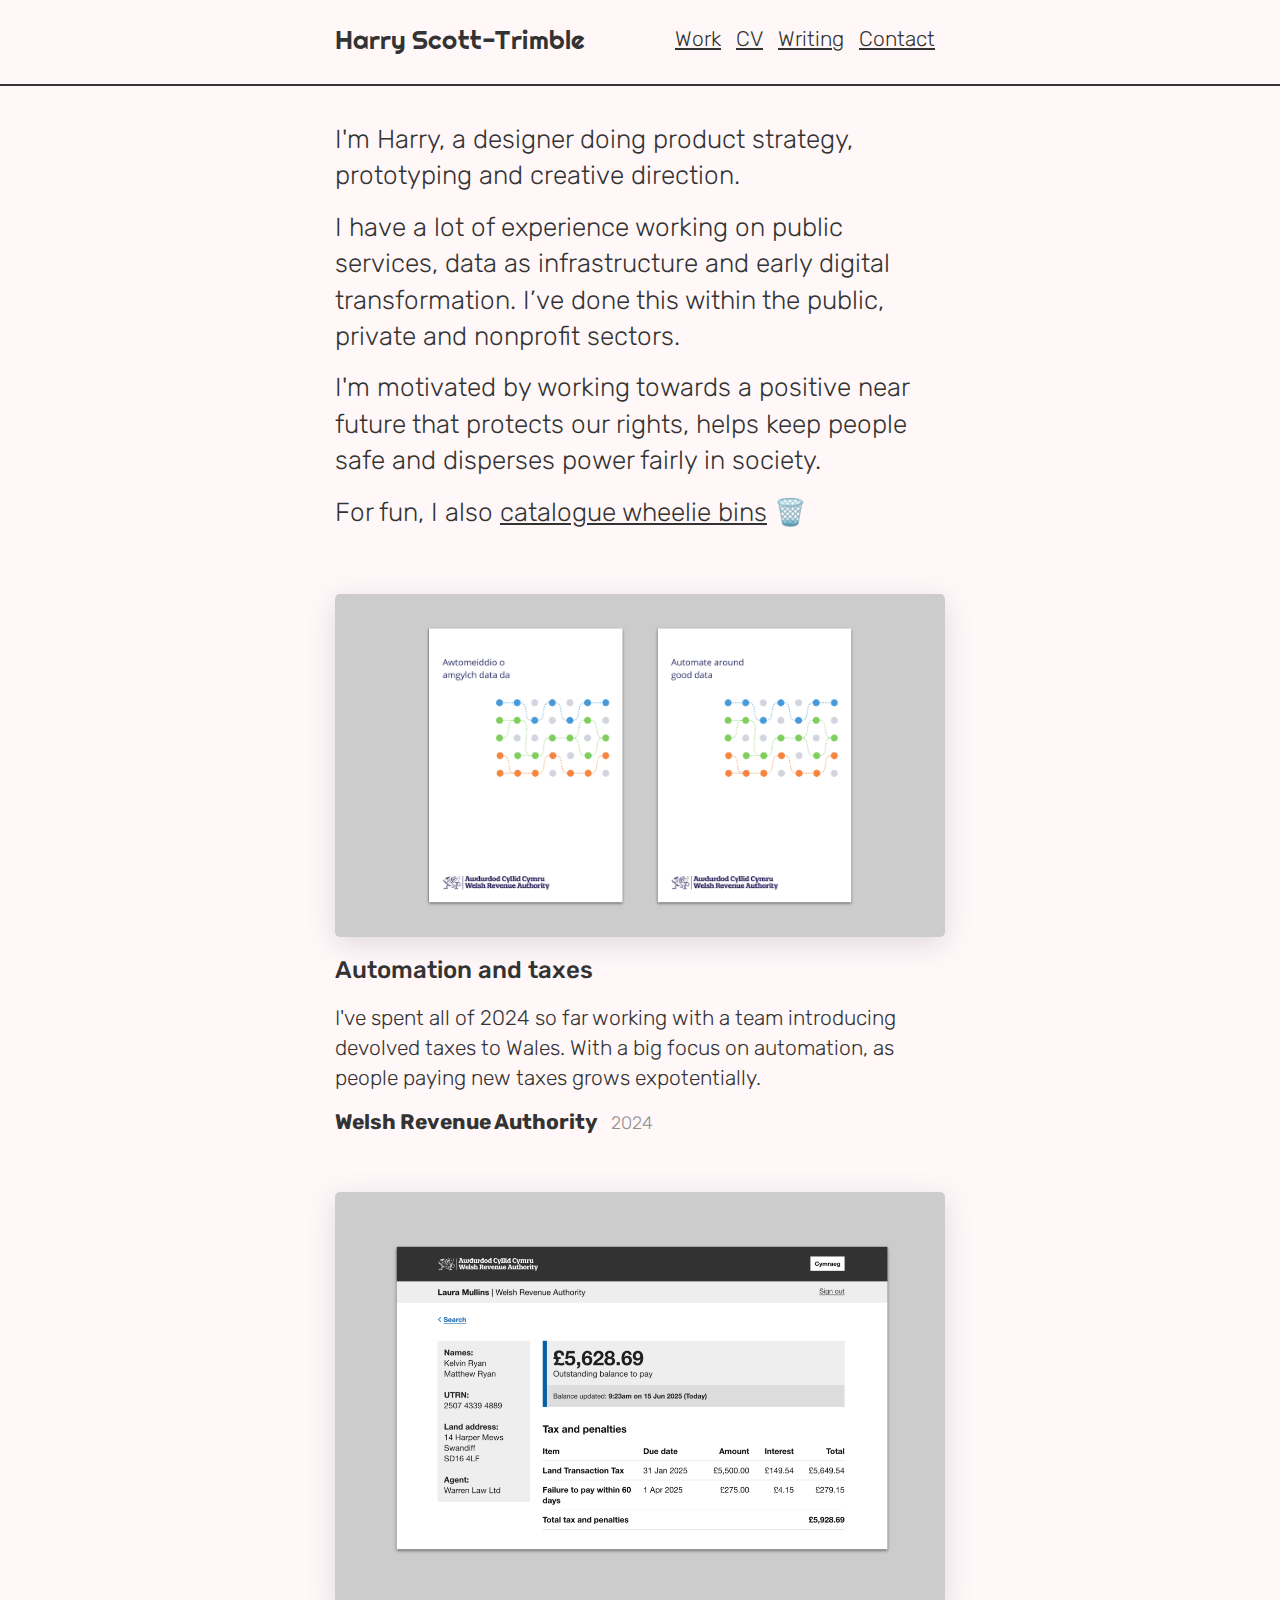
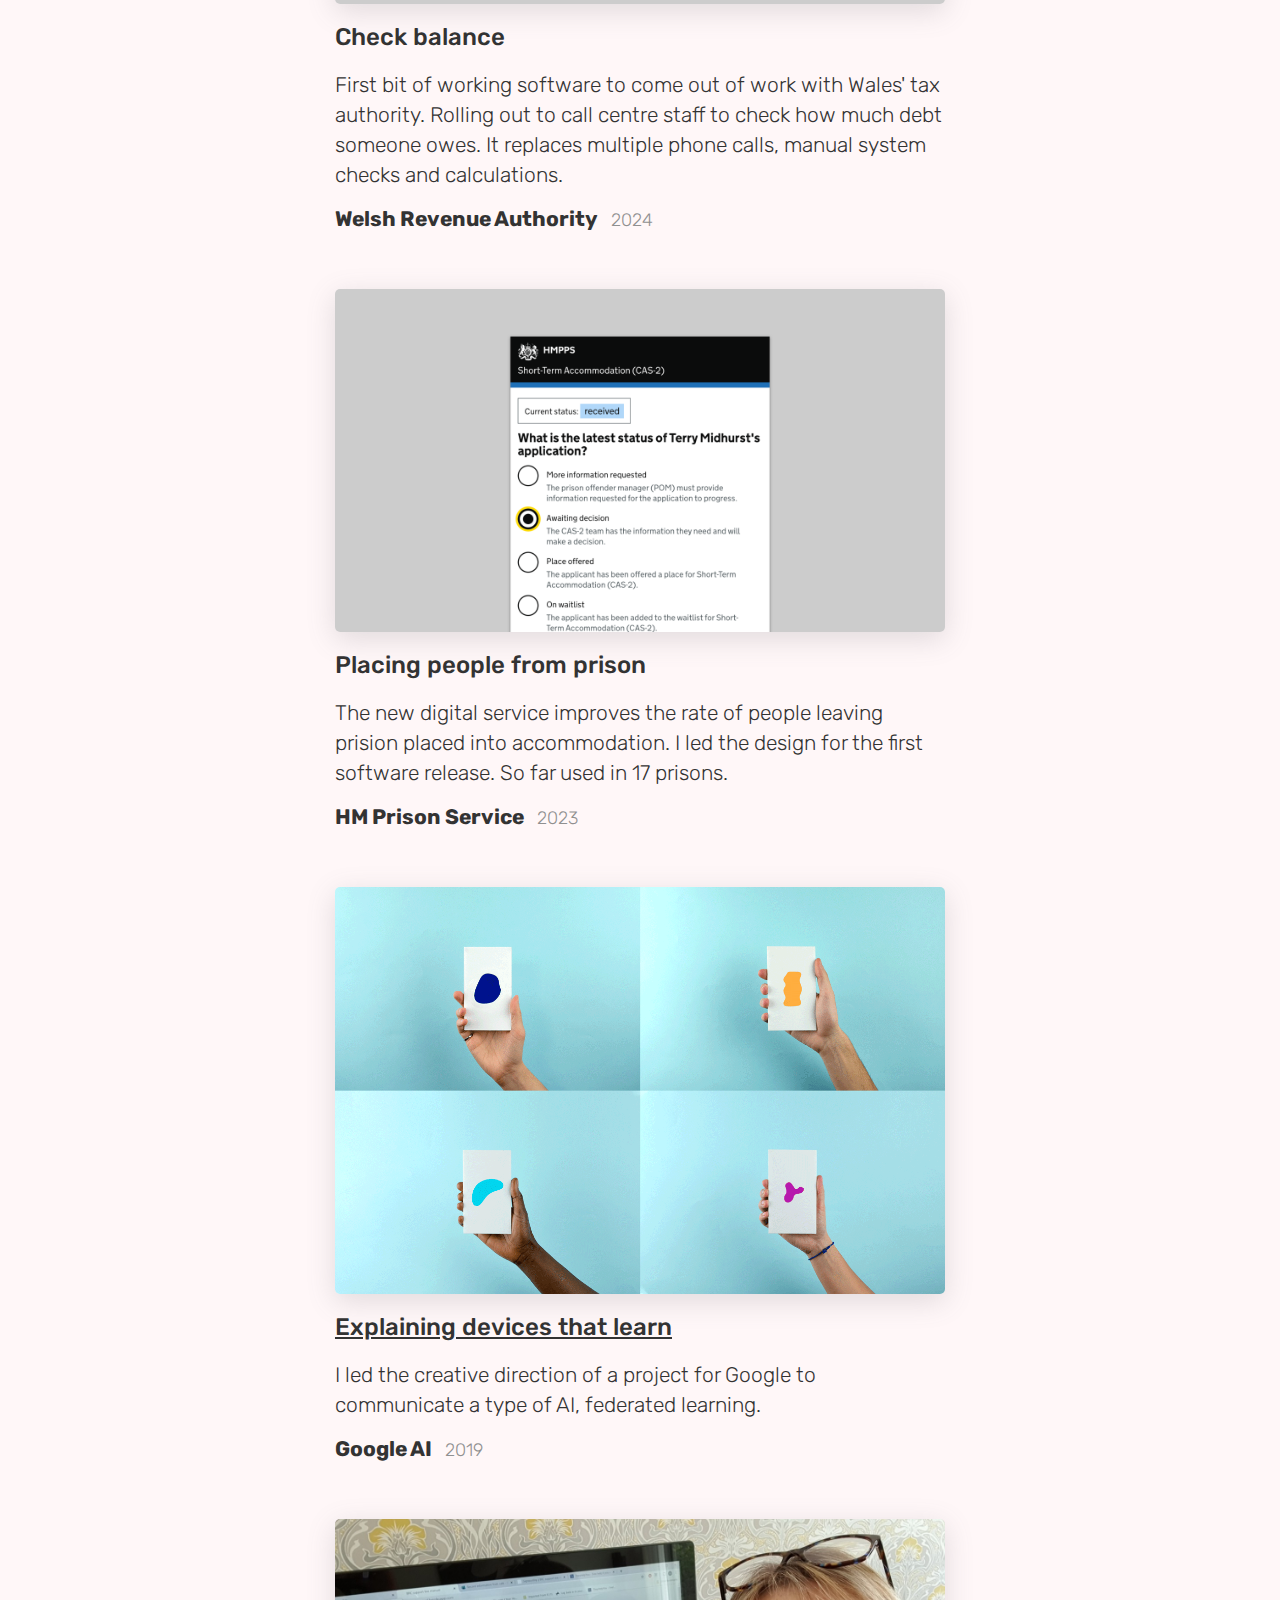
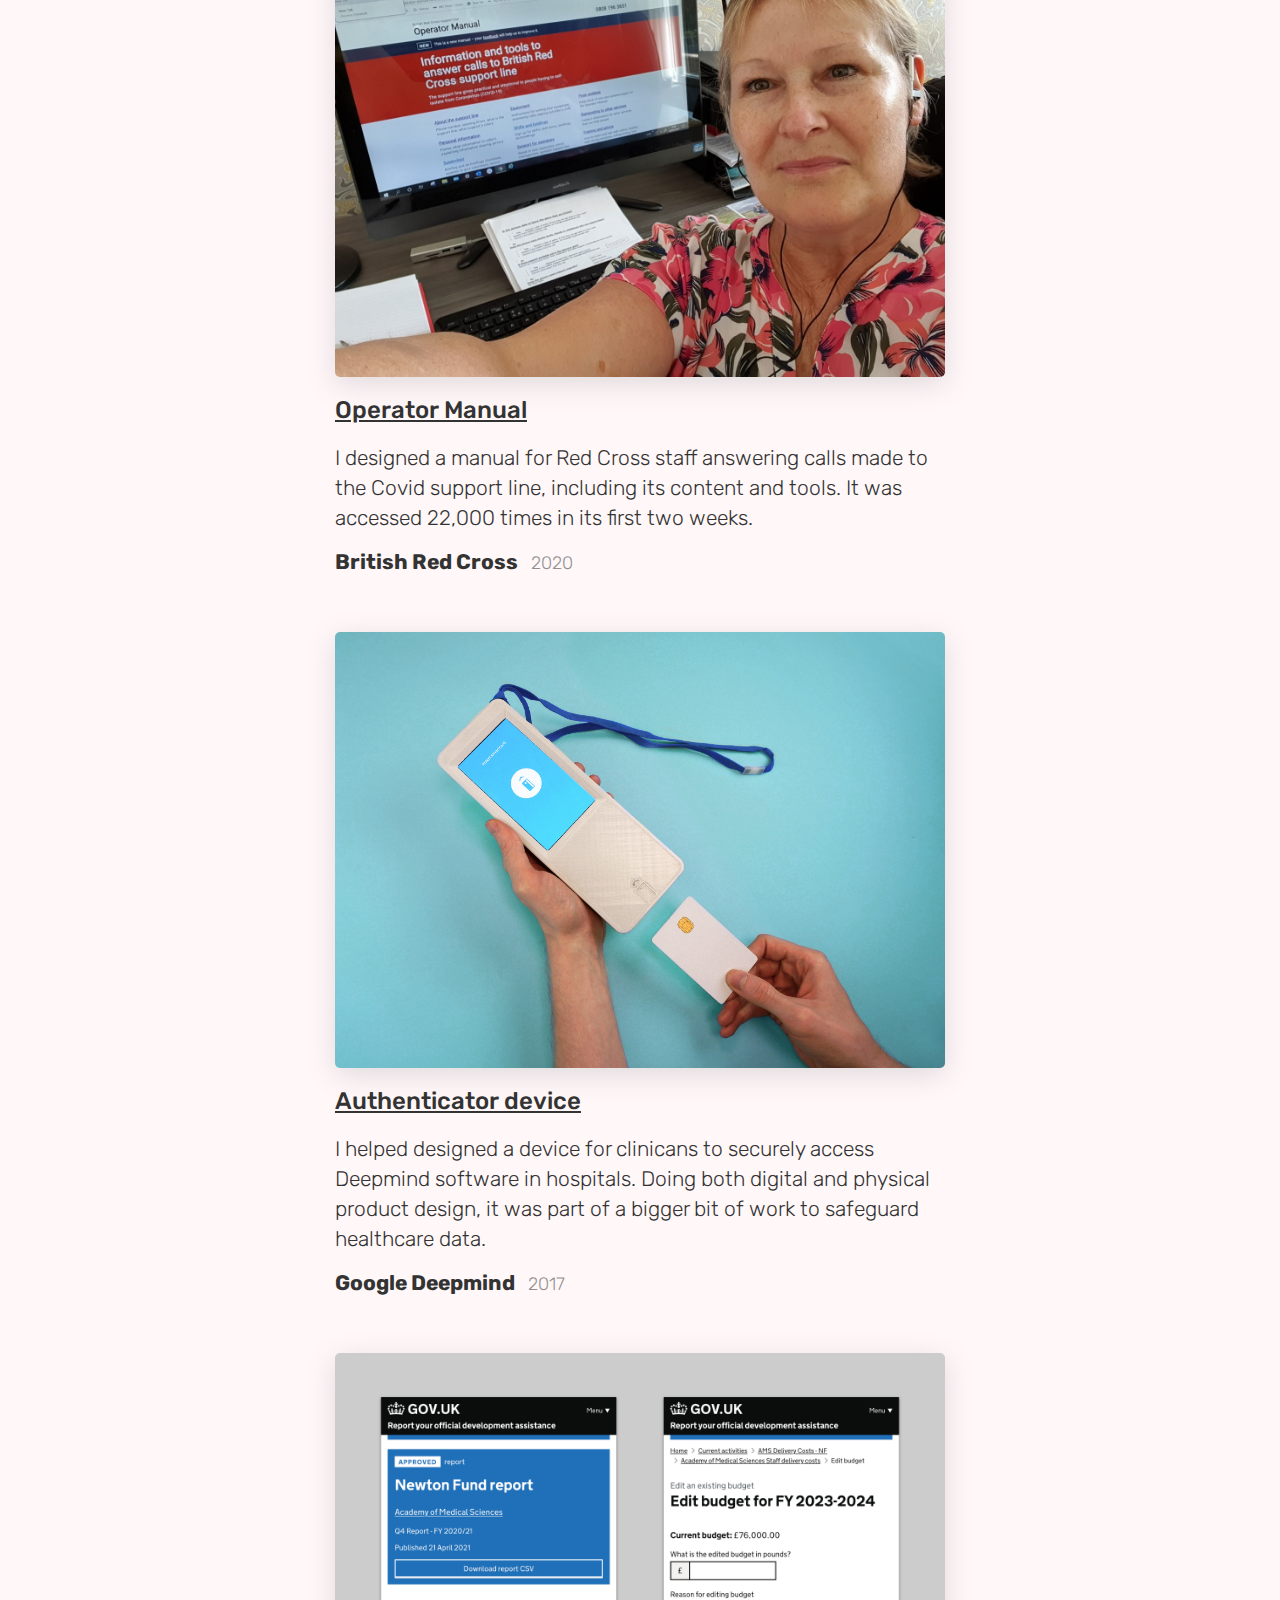
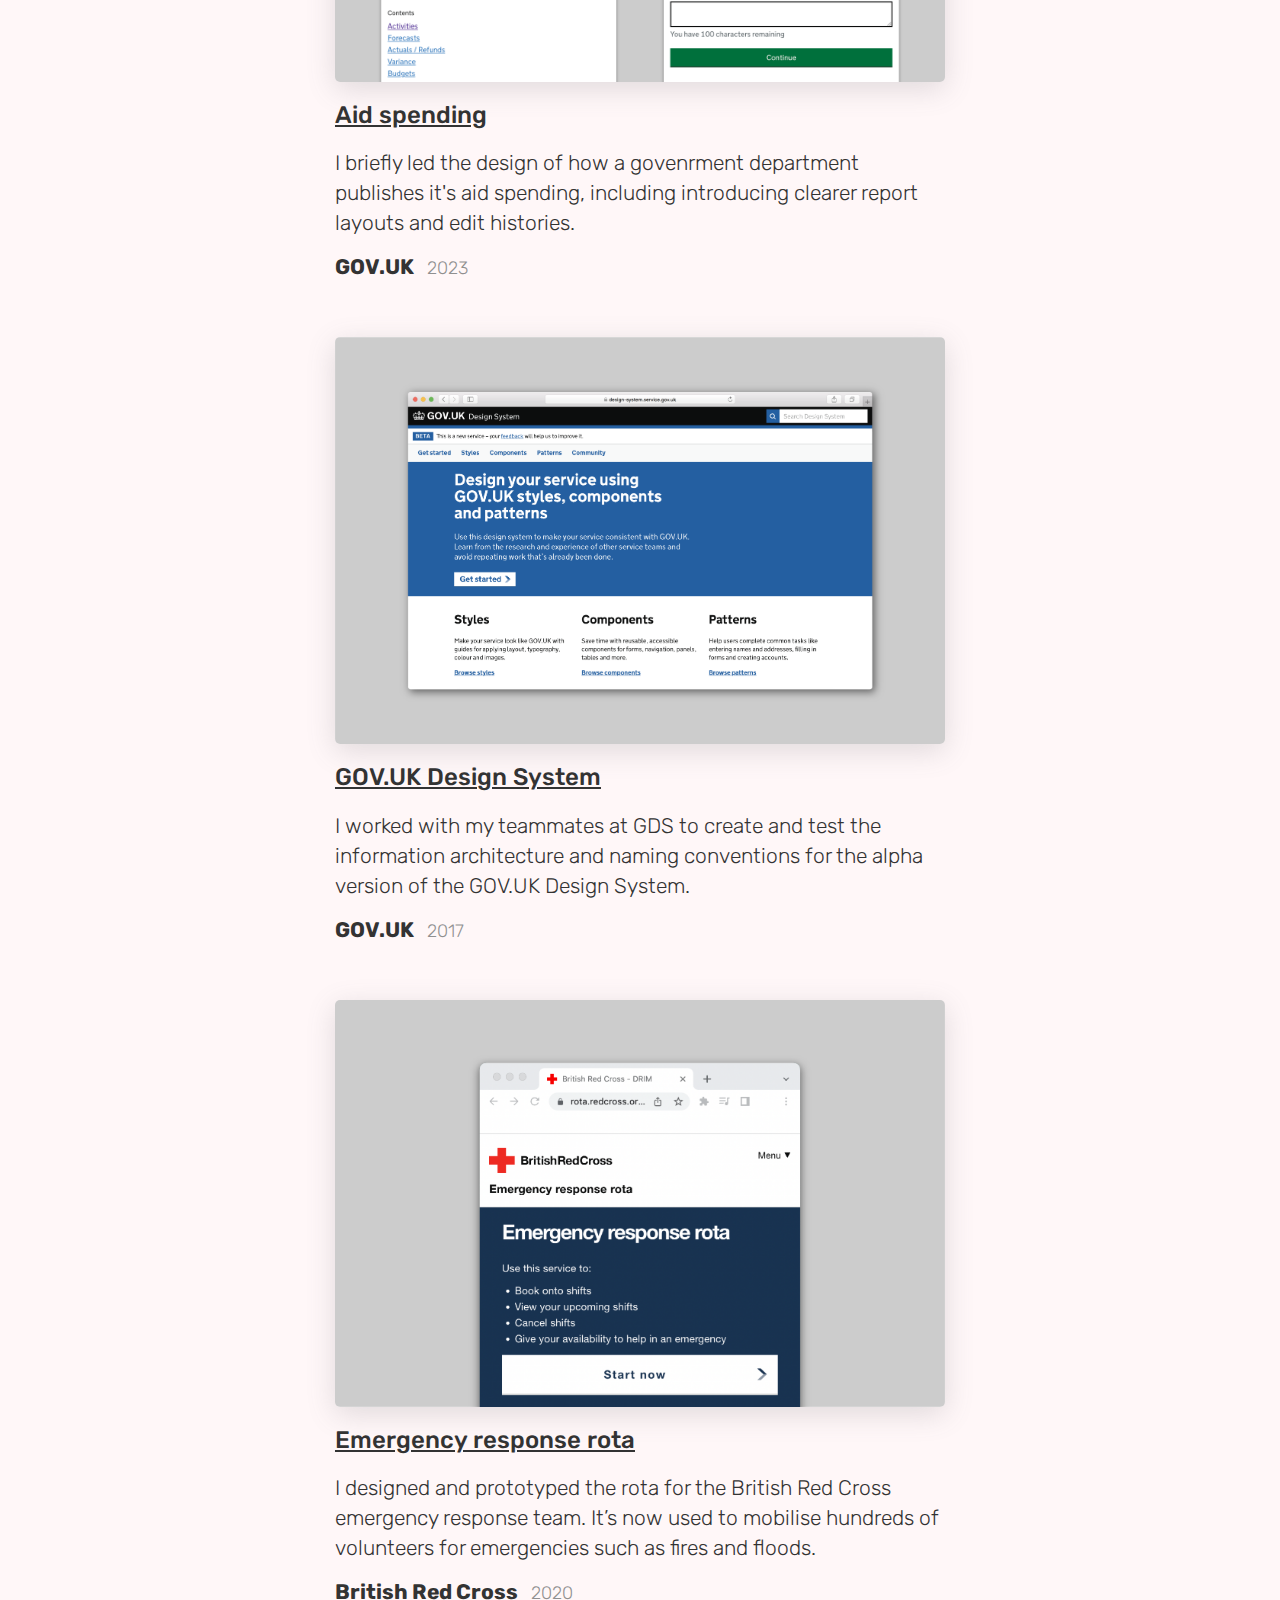
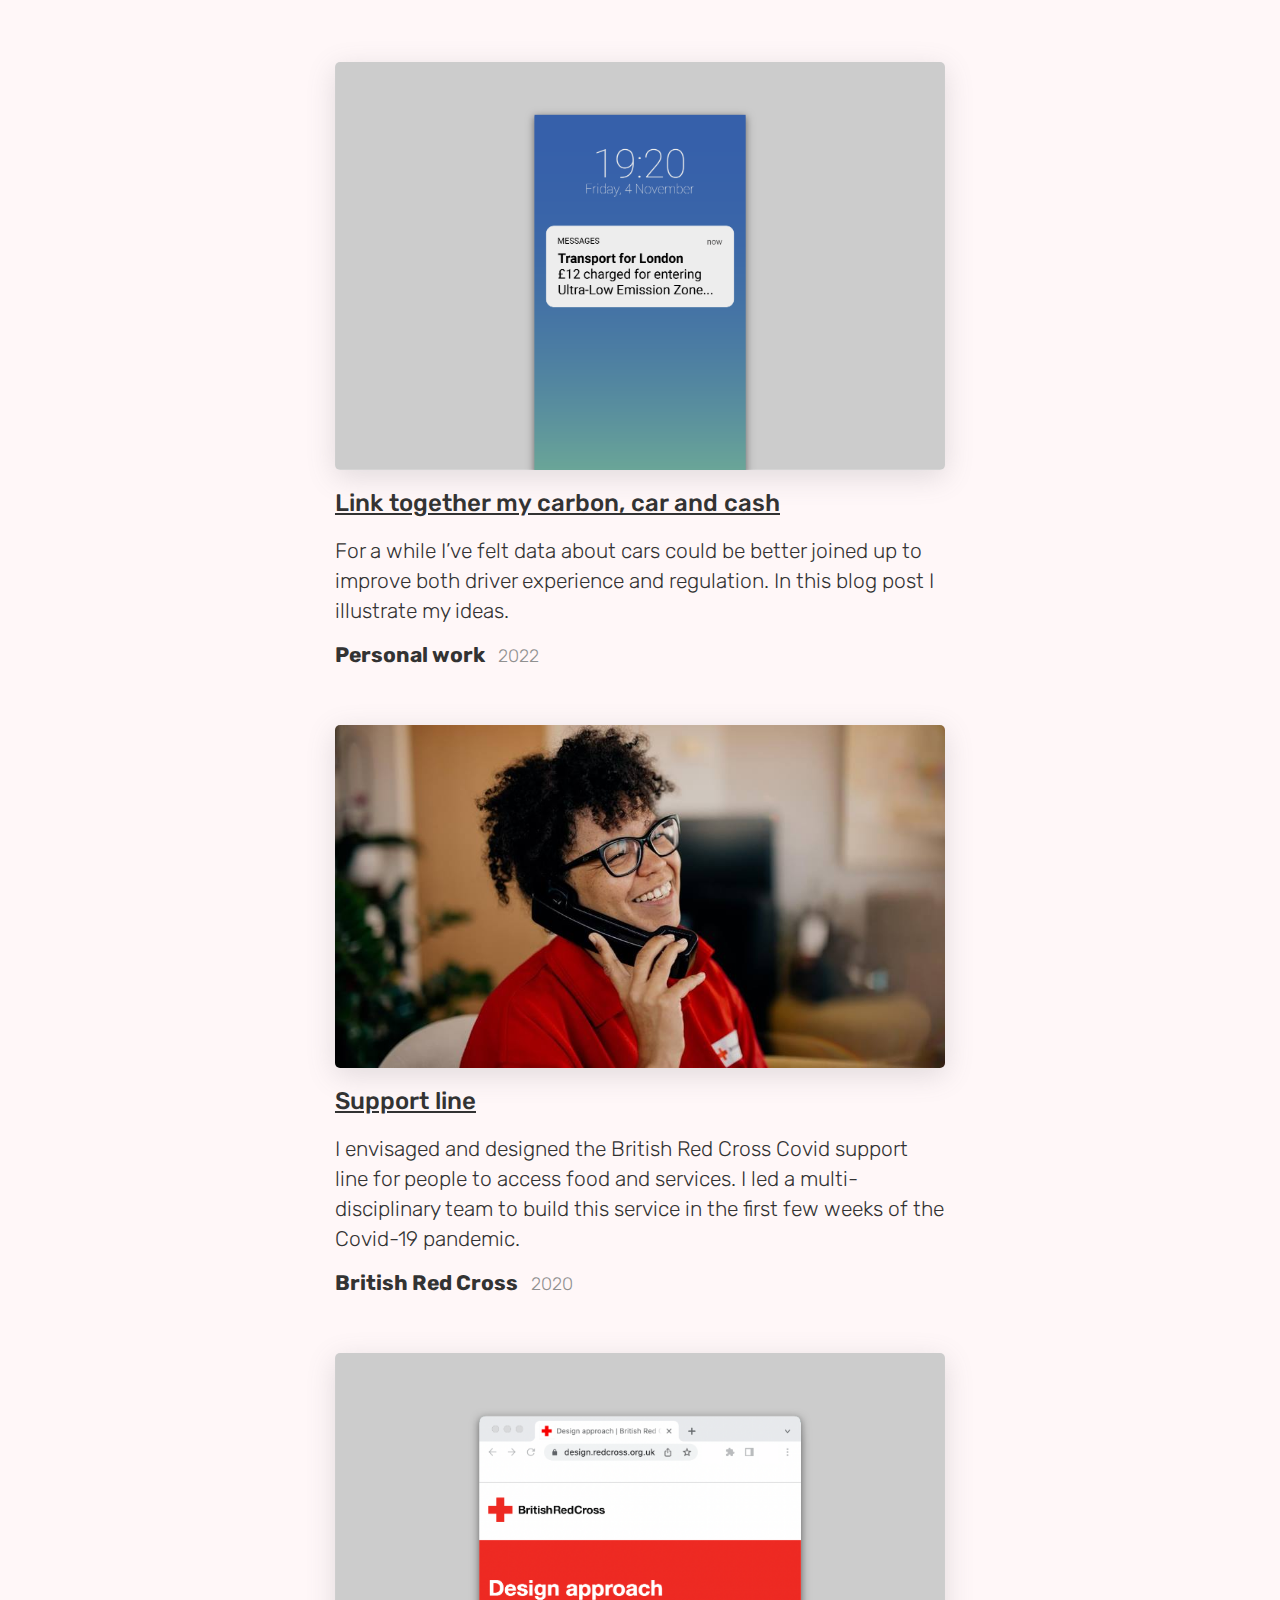
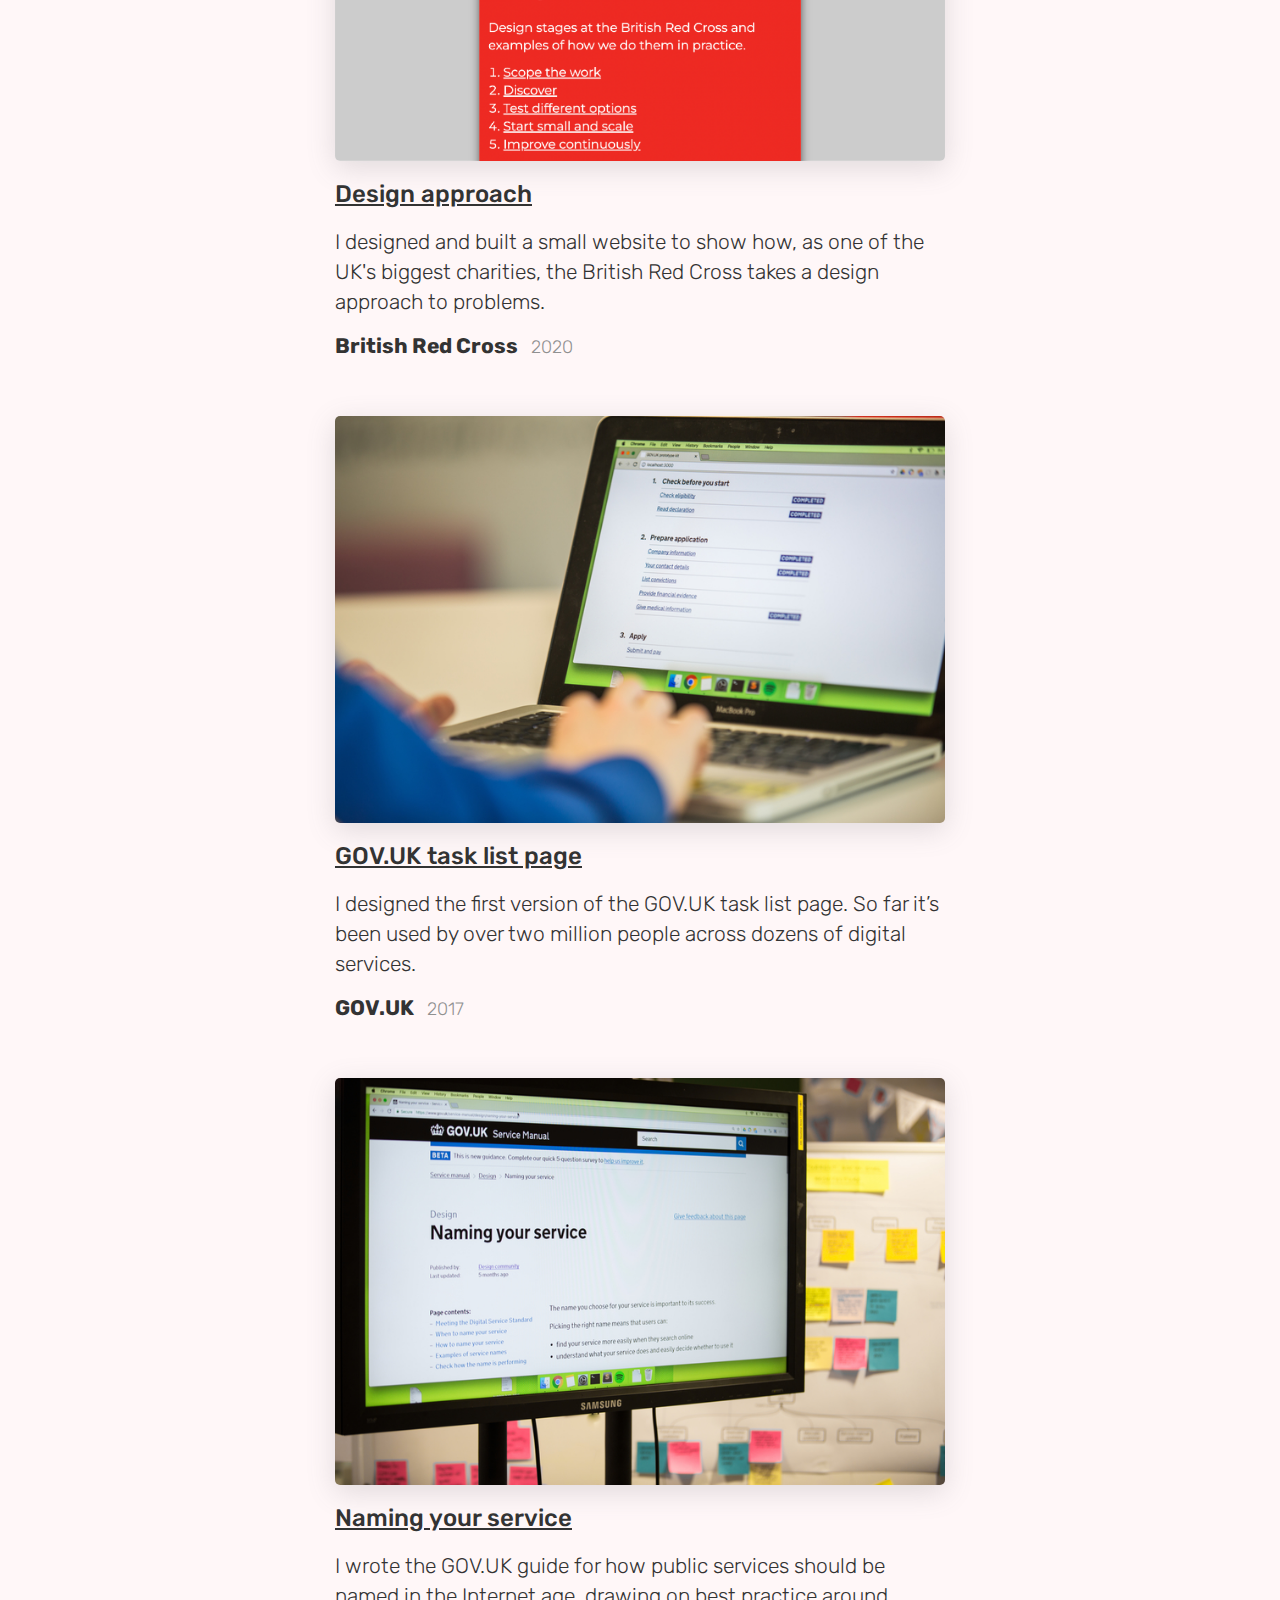
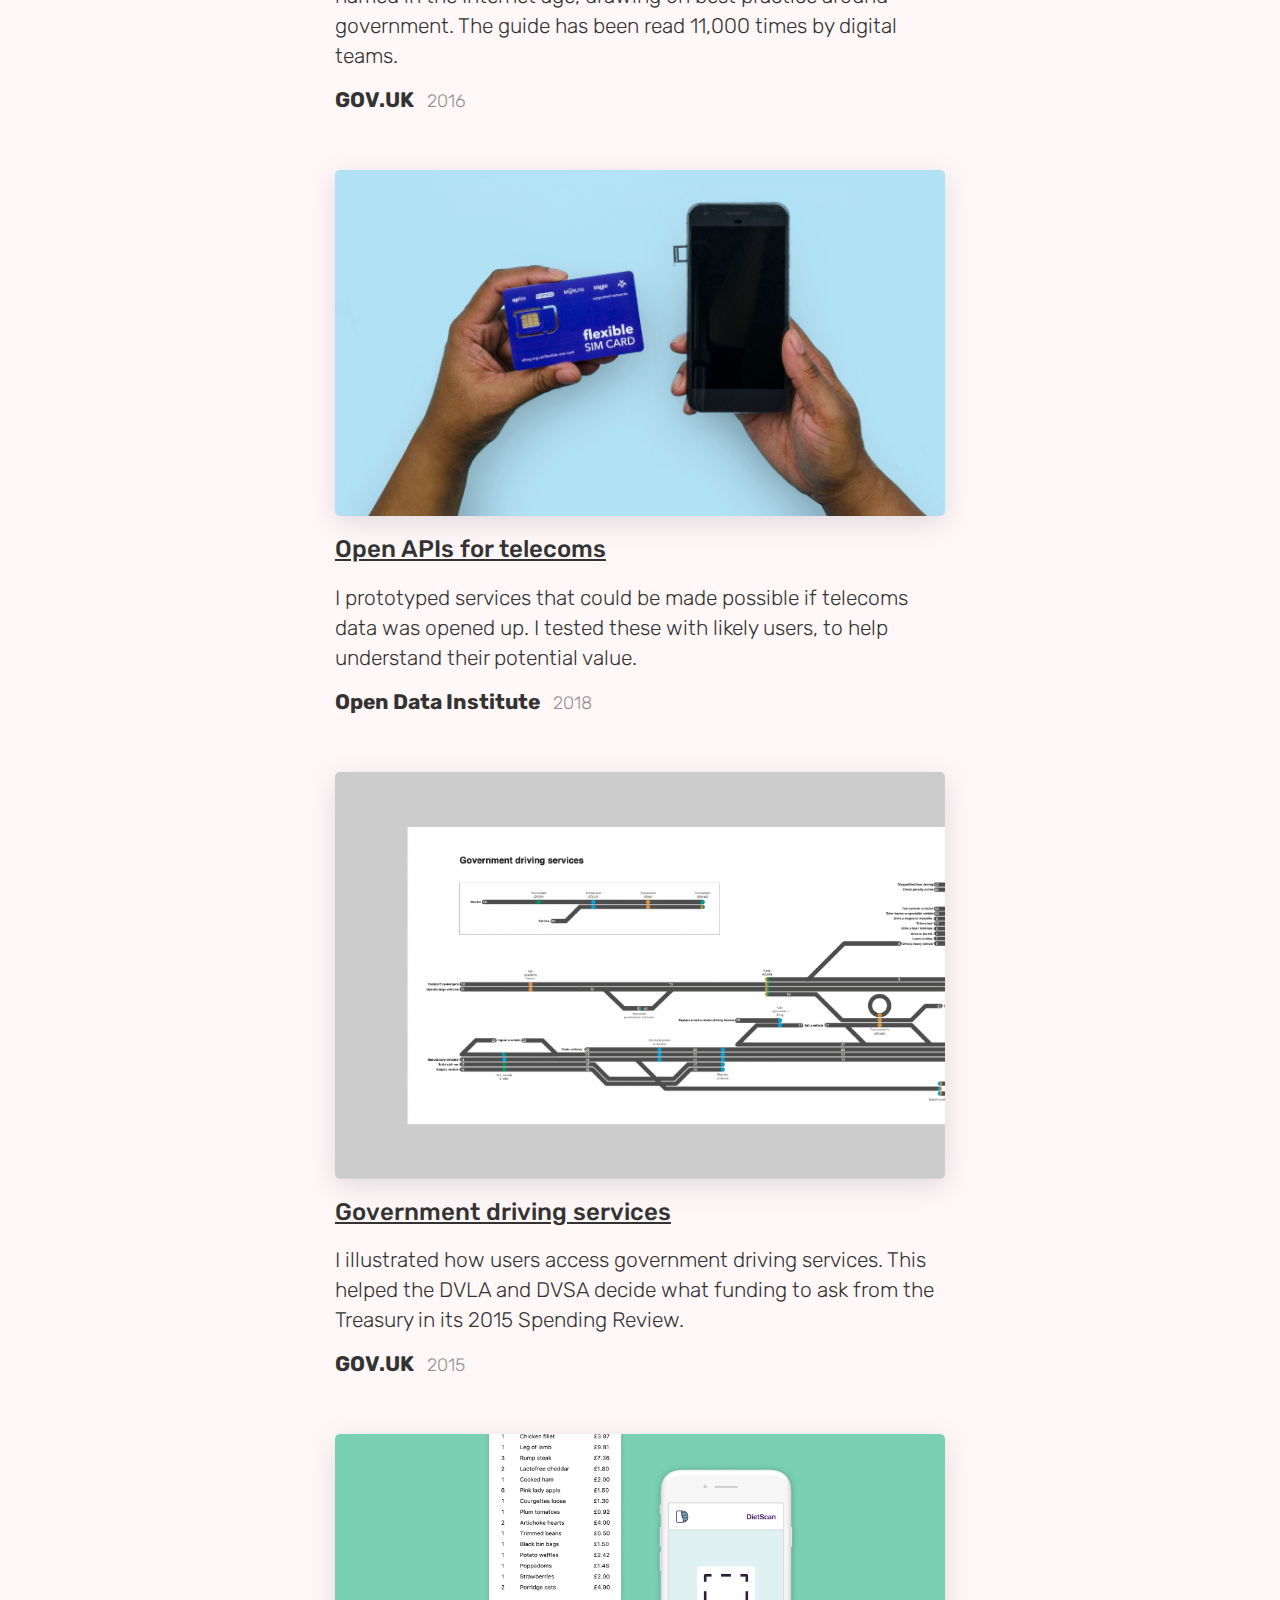
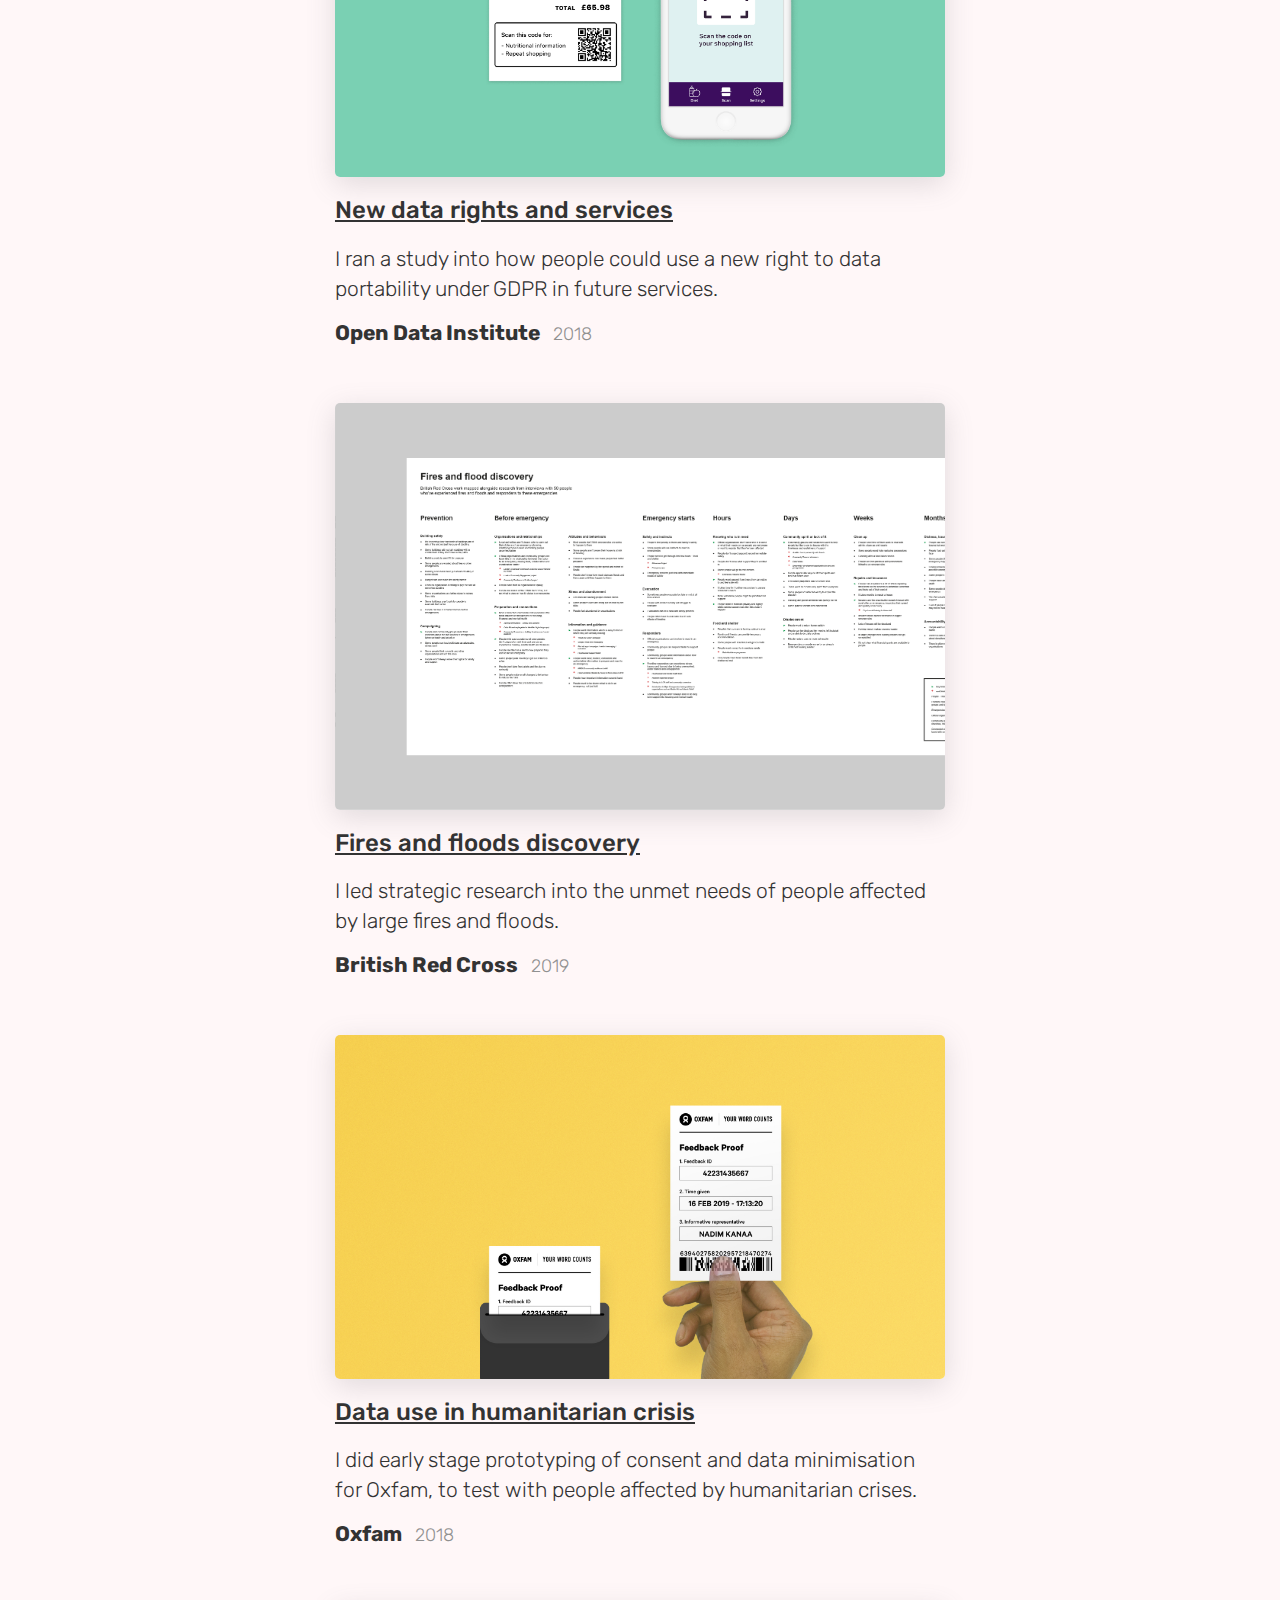
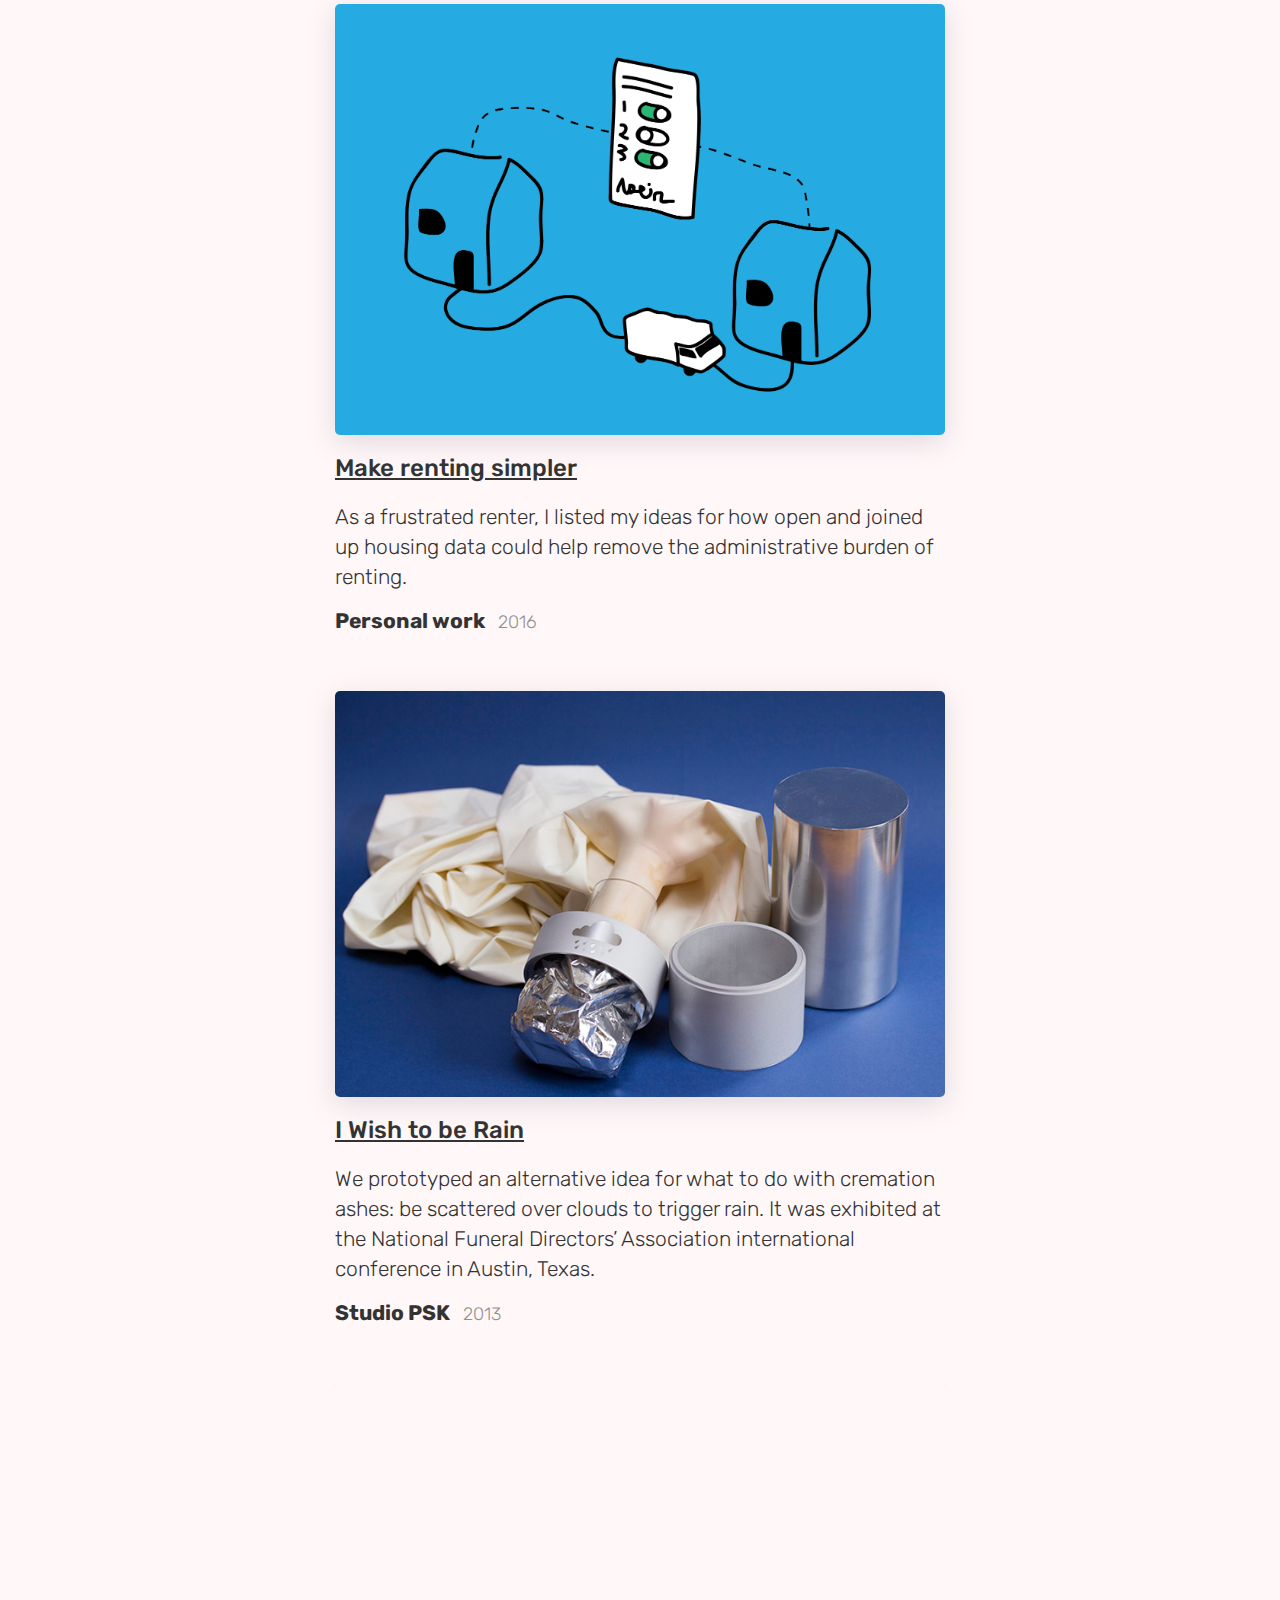
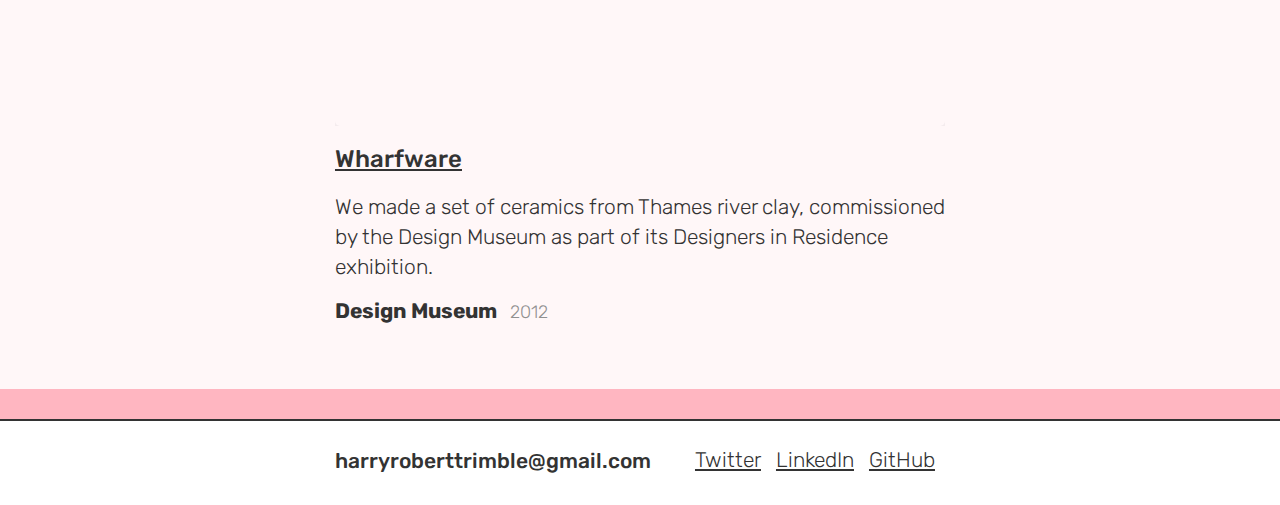
<file: index.html>
<!DOCTYPE html>
<html lang="en">
  <head>
    <meta charset="utf-8">
    <meta http-equiv="X-UA-Compatible" content="IE=edge">
    <meta name="viewport" content="width=device-width, initial-scale=1">
    <!-- The above 3 meta tags *must* come first in the head; any other head content must come *after* these tags -->
	
	<!-- Primary Meta Tags -->
	<title>Harry Scott-Trimble | Designer</title>
	<meta name="title" content="Harry Scott-Trimble | Designer">
	<meta name="description" content="Doing product strategy, prototyping, creative direction and design team hiring.">

	<!-- Open Graph / Facebook -->
	<meta property="og:type" content="website">
	<meta property="og:url" content="https://www.harrytrimble.co.uk/">
	<meta property="og:title" content="Harry Scott-Trimble | Designer">
	<meta property="og:description" content="Doing product strategy, prototyping, creative direction and design team hiring.">
	<meta property="og:image" content="https://www.harrytrimble.co.uk/images/preview-card.png">

	<!-- Twitter -->
	<meta property="twitter:card" content="summary_large_image">
	<meta property="twitter:url" content="https://www.harrytrimble.co.uk/">
	<meta property="twitter:title" content="Harry Scott-Trimble | Designer">
	<meta property="twitter:description" content="Doing product strategy, prototyping, creative direction and design team hiring.">
	<meta property="twitter:image" content="https://www.harrytrimble.co.uk/images/preview-card.png">

    <!-- Bootstrap -->
    <link href="css/bootstrap.min.css" rel="stylesheet">

        <link href="https://fonts.googleapis.com/css?family=Rubik" rel="stylesheet">

		<link href="https://fonts.googleapis.com/css?family=Righteous" rel="stylesheet">

		<link href="https://fonts.googleapis.com/css?family=Rubik:700" rel="stylesheet">

		<link rel="icon" href="https://www.harrytrimble.co.uk/images/favicon.png">

		<!-- Global site tag (gtag.js) - Google Analytics -->
		<script async src="https://www.googletagmanager.com/gtag/js?id=UA-180120612-1"></script>
		<script>
		  window.dataLayer = window.dataLayer || [];
		  function gtag(){dataLayer.push(arguments);}
		  gtag('js', new Date());

		  gtag('config', 'UA-180120612-1');
		</script>


  </head>
  <body>

    <div class="jumbotron" id="header">
	    <div class="container-fluid">
		    	<div class="row">
					<div class="col-md-1"></div>
					<div class="col-md-6 col-lg-6 col-md-offset-2 col-lg-offset-2">
						<div style="float: left;">
							<h2 id="h1-big">
								<span id="link-to-homepage">
									<a href="/" id="h1-heading">
										Harry Scott-Trimble
									</a>
								</span>
							</h2>
						</div>
						<div class="header-links">
							<p>
								<a style="padding-right: 10px;" href="#work"><span class="me-on-internet">Work</span></a>  
								<a style="padding-right: 10px;" href="https://www.harrytrimble.co.uk/cv"><span class="me-on-internet">CV</span></a> 
								<a style="padding-right: 10px;" href="https://www.harrytrimble.co.uk/words"><span class="me-on-internet">Writing</span></a> 
								<a style="padding-right: 10px;" href="#contact"><span class="me-on-internet">Contact</span></a> 
						</div>
					</div>
		    	</div>				
	    </div>
	</div>

    <div class="jumbotron" style="margin-bottom: 0px; color: #333; padding-top: 36px; padding-bottom: 0px;">
	    <div class="container-fluid">
			<div class="row">
				<div class="col-md-1"></div>
				<div class="col-md-6 col-lg-6 col-md-offset-2 col-lg-offset-2">
					<!--<p id="lead">My work time is spent with service users, frontline teams, software engineers, designers and organisations' leaders.</p>-->
					<p id="lead">I'm Harry, a designer doing product strategy, prototyping and creative direction.</p>	
					<p id="lead">I have a lot of experience working on public services, data as infrastructure and early digital transformation. I’ve done this within the public, private and nonprofit sectors.</p>
					<p id="lead">I'm motivated by working towards a positive near future that protects our rights, helps keep people safe and disperses power fairly in society.</p>	
					<p id="lead">For fun, I also <a href="https://govbins.uk/"><span class="me-on-internet">catalogue wheelie bins</span></a> 🗑️</p>
				</div>
			</div>				
	    </div>
	</div>

    <div class="jumbotron" id="work">
	    <div class="container-fluid">
				<div class="row">
					<div class="col-md-1"></div>
					<div class="col-md-6 col-lg-6 col-md-offset-2 col-lg-offset-2">		
						<div></div>

						<img src="images/wra-posters.png" class="img-responsive" alt="Responsive image">
						<h3><a href="https://www.gov.wales/a-visitor-levy-for-wales"><span class="me-on-internet" style="text-decoration: none;">Automation and taxes</span></a></h3>	
						<p id="description">
							I've spent all of 2024 so far working with a team introducing devolved taxes to Wales. With a big focus on automation, as people paying new taxes grows expotentially.
						</p>				
						<p>
							<span class="employer">Welsh Revenue Authority</span>
							<span class="read-time">2024</span>
						</p>	
																
						<br><br>

						<img src="images/check-balance.png" class="img-responsive" alt="Responsive image">
						<h3><span class="me-on-internet" style="text-decoration: none;">Check balance</span></h3>	
						<p id="description">
							First bit of working software to come out of work with Wales' tax authority. Rolling out to call centre staff to check how much debt someone owes. It replaces multiple phone calls, manual system checks and calculations.
						</p>				
						<p>
							<span class="employer">Welsh Revenue Authority</span>
							<span class="read-time">2024</span>
						</p>	
																
						<br><br>

						<img src="images/hmpps.png" class="img-responsive" alt="Responsive image">
						<h3><span class="me-on-internet" style="text-decoration: none;">Placing people from prison</span></h3>
						<p id="description">
								The new digital service improves  the rate of people leaving prision placed into accommodation. I led the design for the first software release. So far used in 17 prisons.
						</p>						
						<p>
							<span class="employer">HM Prison Service</span>
							<span class="read-time">2023</span>
						</p>	
																
						<br><br>

						<img src="images/5F59C276-0D32-4AE1-AB83-CE3B7368F58E.gif" class="img-responsive" alt="Responsive image">
						<h3><a href="https://www.projectsbyif.com/work/google-ai-patterns"><span class="me-on-internet">Explaining devices that learn</span></a></h3>
						<p id="description">
								I led the creative direction of a project for Google to communicate a type of AI, federated learning. 
						</p>						
						<p>
							<span class="employer">Google AI</span>
							<span class="read-time">2019</span>
						</p>	
																
						<br><br>

						<a href="https://medium.com/digital-and-innovation-at-british-red-cross/making-a-manual-for-support-line-volunteers-3b842341594b"><img src="images/helen-volunteer.jpeg" class="img-responsive" alt="Responsive image"></a>
						<h3><a href="https://medium.com/digital-and-innovation-at-british-red-cross/making-a-manual-for-support-line-volunteers-3b842341594b"><span class="me-on-internet">Operator Manual</span></a></h3>
						<p id="description">
								I designed a manual for Red Cross staff answering calls made to the Covid support line, including its content and tools. It was accessed 22,000 times in its first two weeks.  
						</p>
						<p>
							<span class="employer">British Red Cross</span>
							<span class="read-time">2020</span>
						</p>

						<br><br>

						<a href="https://www.projectsbyif.com/work/healthcare-data-transparency"><img src="images/deepmind_gameboy.jpeg" class="img-responsive" alt="Responsive image"></a>
						<h3><a href="https://www.projectsbyif.com/work/healthcare-data-transparency"><span class="me-on-internet">Authenticator device</span></a></h3>
						<p id="description">
							I helped designed a device for clinicans to securely access Deepmind software in hospitals. Doing both digital and physical product design, it was part of a bigger bit of work to safeguard healthcare data. 
						<p>
							<span class="employer">Google Deepmind</span>
							<span class="read-time">2017</span>
						</p>

						<br><br>

						<img src="images/roda.png" class="img-responsive" alt="Responsive image">
						<h3><a href="https://www.report-official-development-assistance.service.gov.uk/"><span class="me-on-internet">Aid spending</span></a></h3>
						<p id="description">
								I briefly led the design of how a govenrment department publishes it's aid spending, including introducing clearer report layouts and edit histories.
						</p>						
						<p>
							<span class="employer">GOV.UK</span>
							<span class="read-time">2023</span>
						</p>

						<br><br>

						<!--<a href="https://designedandmade.substack.com/p/consistent-roles-hiring-and-promotions?s=w"><img src="images/roles-made-tech.png" class="img-responsive" alt="Responsive image"></a>
						<h3><a href="https://designedandmade.substack.com/p/consistent-roles-hiring-and-promotions?s=w"><span class="me-on-internet">Hiring a design team</span></a></h3>
						<p id="description">
								I built Made Tech’s first design team, from zero to fifty people. As part of this, I devised the hiring process, shaped job descriptions and recruited diverse candidates into various seniority of roles.
						</p>						
						<p>
							<span class="employer">Made Tech</span>
							<span class="read-time">2022</span>
						</p>

						<br><br>-->

						<a href="https://design-system.service.gov.uk/"><img src="images/design-system.png" class="img-responsive" alt="Responsive image"></a>
						<h3><a href="https://design-system.service.gov.uk/"><span class="me-on-internet">GOV.UK Design System</span></a></h3>
						<p id="description">
								I worked with my teammates at GDS to create and test the information architecture and naming conventions for the alpha version of the GOV.UK Design System.
						</p>	
						<p>
							<span class="employer">GOV.UK</span>
							<span class="read-time">2017</span>
						</p>

						<br><br>

						<a href="https://medium.com/digital-and-innovation-at-british-red-cross/creating-a-scaleable-rota-system-for-emergencies-ec5e00d4e3c9"><img src="images/rota-illustration.png" class="img-responsive" alt="Responsive image"></a>
						<h3><a href="https://medium.com/digital-and-innovation-at-british-red-cross/creating-a-scaleable-rota-system-for-emergencies-ec5e00d4e3c9"><span class="me-on-internet">Emergency response rota</span></a></h3>
						<p id="description">
								I designed and prototyped the rota for the British Red Cross emergency response team. It’s now used to mobilise hundreds of volunteers for emergencies such as fires and floods.
						</p>		
						<p>
							<span class="employer">British Red Cross</span>
							<span class="read-time">2020</span>
						</p>

						<br><br>

						<a href="https://designedandmade.substack.com/p/link-together-my-carbon-car-and-cash"><img src="images/zone-notification.png" class="img-responsive" alt="Responsive image"></a>
						<h3><a href="https://designedandmade.substack.com/p/link-together-my-carbon-car-and-cash"><span class="me-on-internet">Link together my carbon, car and cash</span></a></h3>
						<p id="description">
								For a while I’ve felt data about cars could be better joined up to improve both driver experience and regulation. In this blog post I illustrate my ideas.
						</p>								
						<p>
							<span class="employer">Personal work</span>
							<span class="read-time">2022</span>
						</p>

						<br><br>

						<a href="https://www.youtube.com/watch?v=9T0Kv8DUXb0"><img src="images/support-line.jpg" class="img-responsive" alt="Responsive image"></a>
						<h3><a href="https://www.youtube.com/watch?v=9T0Kv8DUXb0"><span class="me-on-internet">Support line</span></a></h3>
						<p id="description">
								I envisaged and designed the British Red Cross Covid support line for people to access food and services. I led a multi-disciplinary team to build this service in the first few weeks of the Covid-19 pandemic.
						</p>
						<p>
							<span class="employer">British Red Cross</span>
							<span class="read-time">2020</span>
						</p>

						<br><br>

						<a href="https://medium.com/digital-and-innovation-at-british-red-cross/the-design-approach-at-british-red-cross-40cbdb57f0a4"><img src="images/design-approach.png" class="img-responsive" alt="Responsive image"></a>
						<h3><a href="https://medium.com/digital-and-innovation-at-british-red-cross/the-design-approach-at-british-red-cross-40cbdb57f0a4"><span class="me-on-internet">Design approach</span></a></h3>
						<p id="description">
								I designed and built a small website to show how, as one of the UK's biggest charities, the British Red Cross takes a design approach to problems.
						</p>
						<p>
							<span class="employer">British Red Cross</span>
							<span class="read-time">2020</span>
						</p>

						<br><br>

						<a href="https://designnotes.blog.gov.uk/2017/04/04/weve-published-the-task-list-pattern/"><img src="images/task-list.jpg" class="img-responsive" alt="Responsive image"></a>
						<h3><a href="https://designnotes.blog.gov.uk/2017/04/04/weve-published-the-task-list-pattern/"><span class="me-on-internet">GOV.UK task list page</span></a></h3>
						<p id="description">
								I designed the first version of the GOV.UK task list page. So far it’s been used by over two million people across dozens of digital services.
						</p>	
						<p>
							<span class="employer">GOV.UK</span>
							<span class="read-time">2017</span>
						</p>

						<br><br>

						<a href="https://designnotes.blog.gov.uk/2017/03/27/naming-your-service-a-new-approach-to-patterns/"><img src="images/naming-your-service.jpg" class="img-responsive" alt="Responsive image"></a>
						<h3><a href="https://designnotes.blog.gov.uk/2017/03/27/naming-your-service-a-new-approach-to-patterns/"><span class="me-on-internet">Naming your service</span></a></h3>
						<p id="description">
								I wrote the GOV.UK guide for how public services should be named in the Internet age, drawing on best practice around government. The guide has been read 11,000 times by digital teams. 
						</p>						
						<p>
							<span class="employer">GOV.UK</span>
							<span class="read-time">2016</span>
						</p>

						<br><br>

						<a href="https://openapis.projectsbyif.com/"><img src="images/open-apis-for-telecoms.jpg" class="img-responsive" alt="Responsive image"></a>
						<h3><a href="https://openapis.projectsbyif.com/"><span class="me-on-internet">Open APIs for telecoms</span></a></h3>
						<p id="description">
								I prototyped services that could be made possible if telecoms data was opened up. I tested these with likely users, to help understand their potential value. 
						</p>	
						<p>
							<span class="employer">Open Data Institute</span>
							<span class="read-time">2018</span>
						</p>

						<br><br>

						<!--<a href="https://designnotes.blog.gov.uk/2017/03/30/weve-published-the-check-before-you-start-pattern/"><img src="images/check-before-you-start.jpg" class="img-responsive" alt="Responsive image"></a>
						<h3><a href="https://designnotes.blog.gov.uk/2017/03/30/weve-published-the-check-before-you-start-pattern/"><span class="me-on-internet">Check a service is suitable</span></a></h3>
						<p id="description">
								Tested and proved a way to ask users questions to help them work out if they can or should use a public service.
						</p>
						<p>
							<span class="employer">GOV.UK</span>
							<span class="read-time">2017</span>
						</p>		

						<br><br>-->

						<a href="https://governmentasaplatform.blog.gov.uk/2016/01/07/mapping-driving-services/"><img src="images/driving-services.png" class="img-responsive" alt="Responsive image"></a>
						<h3><a href="https://governmentasaplatform.blog.gov.uk/2016/01/07/mapping-driving-services/"><span class="me-on-internet">Government driving services</span></a></h3>
						<p id="description">
								I illustrated how users access government driving services. This helped the DVLA and DVSA decide what funding to ask from the Treasury in its 2015 Spending Review.
						</p>
						<p>
							<span class="employer">GOV.UK</span>
							<span class="read-time">2015</span>
						</p>		

						<br><br>

						<a href="https://dataportability.projectsbyif.com/"><img src="images/data-portability.jpg" class="img-responsive" alt="Responsive image"></a>
						<h3><a href="https://dataportability.projectsbyif.com/"><span class="me-on-internet">New data rights and services</span></a></h3>
						<p id="description">
								I ran a study into how people could use a new right to data portability under GDPR in future services. 
						</p>	
						<p>
							<span class="employer">Open Data Institute</span>
							<span class="read-time">2018</span>
						</p>

						<br><br>

						<a href="https://medium.com/digital-and-innovation-at-british-red-cross/mapping-unmet-needs-f0cf830b307d"><img src="images/fires-and-floods.png" class="img-responsive" alt="Responsive image"></a>
						<h3><a href="https://medium.com/digital-and-innovation-at-british-red-cross/mapping-unmet-needs-f0cf830b307d"><span class="me-on-internet">Fires and floods discovery</span></a></h3>
						<p id="description">
								I led strategic research into the unmet needs of people affected by large fires and floods. 
						</p>
						<p>
							<span class="employer">British Red Cross</span>
							<span class="read-time">2019</span>
						</p>

						<br><br>

						<a href="http://www.elrha.org/hif-blog/early-stage-prototyping-consent-and-data-minimisation-for-those-affected/"><img src="images/oxfam.jpg" class="img-responsive" alt="Responsive image"></a>
						<h3><a href="http://www.elrha.org/hif-blog/early-stage-prototyping-consent-and-data-minimisation-for-those-affected/"><span class="me-on-internet">Data use in humanitarian crisis</span></a></h3>
						<p id="description">
								I did early stage prototyping of consent and data minimisation for Oxfam, to test with people affected by humanitarian crises.
						</p>	
						<p>
							<span class="employer">Oxfam</span>
							<span class="read-time">2018</span>
						</p>

						<br><br>

						<!--<a href="https://www.madetech.com/blog/work-with-made-tech/"><img src="images/posters.png" class="img-responsive" alt="Responsive image"></a>
						<h3><a href="https://www.madetech.com/blog/work-with-made-tech/"><span class="me-on-internet">Team principles</span></a></h3>
						<p id="description">
								I led Made Tech’s Creative Team and Heads of Practice to distill and share how the company works with clients.

						</p>
						<p>
							<span class="employer">Made Tech</span>
							<span class="read-time">2022</span>
						</p>

						<br><br>-->

						<a href="https://medium.com/@HarryTrimble/make-renting-simpler-ac45fc28de2a"><img src="images/make-renting-simpler.png" class="img-responsive" alt="Responsive image"></a>
						<h3><a href="https://medium.com/@HarryTrimble/make-renting-simpler-ac45fc28de2a"><span class="me-on-internet">Make renting simpler</span></a></h3>
						<p id="description">
								As a frustrated renter, I listed my ideas for how open and joined up housing data could help remove the administrative burden of renting.
						</p>	
						<p>
							<span class="employer">Personal work</span>
							<span class="read-time">2016</span>
						</p>		

						<br><br>

						<a href="http://www.studiopsk.com/iwishtoberain.html"><img src="images/DfD1.jpg" class="img-responsive" alt="Responsive image"></a>
						<h3><a href="http://www.studiopsk.com/iwishtoberain.html"><span class="me-on-internet">I Wish to be Rain</span></a></h3>
						<p id="description">
								We prototyped an alternative idea for what to do with cremation ashes: be scattered over clouds to trigger rain. It was exhibited at the National Funeral Directors’ Association international conference in Austin, Texas.
						</p>	
						<p>
							<span class="employer">Studio PSK</span>
							<span class="read-time">2013</span>
						</p>		

						<br><br>

						<div class="embed-responsive embed-responsive-16by9">
							<iframe src="https://player.vimeo.com/video/49369794" width="640" height="360" frameborder="0" style="border-radius: 5px; box-shadow: rgba(100, 100, 111, 0.2) 0px 7px 29px 0px;" webkitallowfullscreen mozallowfullscreen allowfullscreen></iframe>
						</div>
						<h3><a href="https://www.dezeen.com/2012/11/18/oscar-medley-whitfield-and-harry-trimble-at-designers-in-residence-2012/"><span class="me-on-internet">Wharfware</span></a></h3>
						<p id="description">
								We made a set of ceramics from Thames river clay, commissioned by the Design Museum as part of its Designers in Residence exhibition.
						</p>	
						<p>
							<span class="employer">Design Museum</span>
							<span class="read-time">2012</span>
						</p>			

					</div>
				</div>
				
	    </div>
	</div>

    <div class="jumbotron" id="contact">
	    <div class="container-fluid">
		    	<div class="row">
					<div class="col-md-1"></div>
					<div class="col-md-6 col-lg-6 col-md-offset-2 col-lg-offset-2">
						<div style="float: left;">
								<h2 id="email-address">
										<a href="mailto:harryroberttrimble@gmail.com">
											harryroberttrimble@gmail.com
										</a>
								</h2>
						</div>
						<div class="header-links">
							<p>
								<a style="padding-right: 10px;" href="https://twitter.com/HarryTrimble"><span class="me-on-internet">Twitter</span></a> 
								<a style="padding-right: 10px;" href="https://www.linkedin.com/in/harry-scott-trimble-b23b3a38/"><span class="me-on-internet">LinkedIn</span></a> 
								<a style="padding-right: 10px;" href="https://github.com/HarryTrimble"><span class="me-on-internet">GitHub</span></a> 
						</div>
					</div>
		    	</div>				
	    </div>
	</div>

    <!-- jQuery (necessary for Bootstrap's JavaScript plugins) -->
    <script src="https://ajax.googleapis.com/ajax/libs/jquery/1.11.3/jquery.min.js"></script>
    <!-- Include all compiled plugins (below), or include individual files as needed -->
    <script src="js/bootstrap.min.js"></script>
  </body>
</html>
</file>
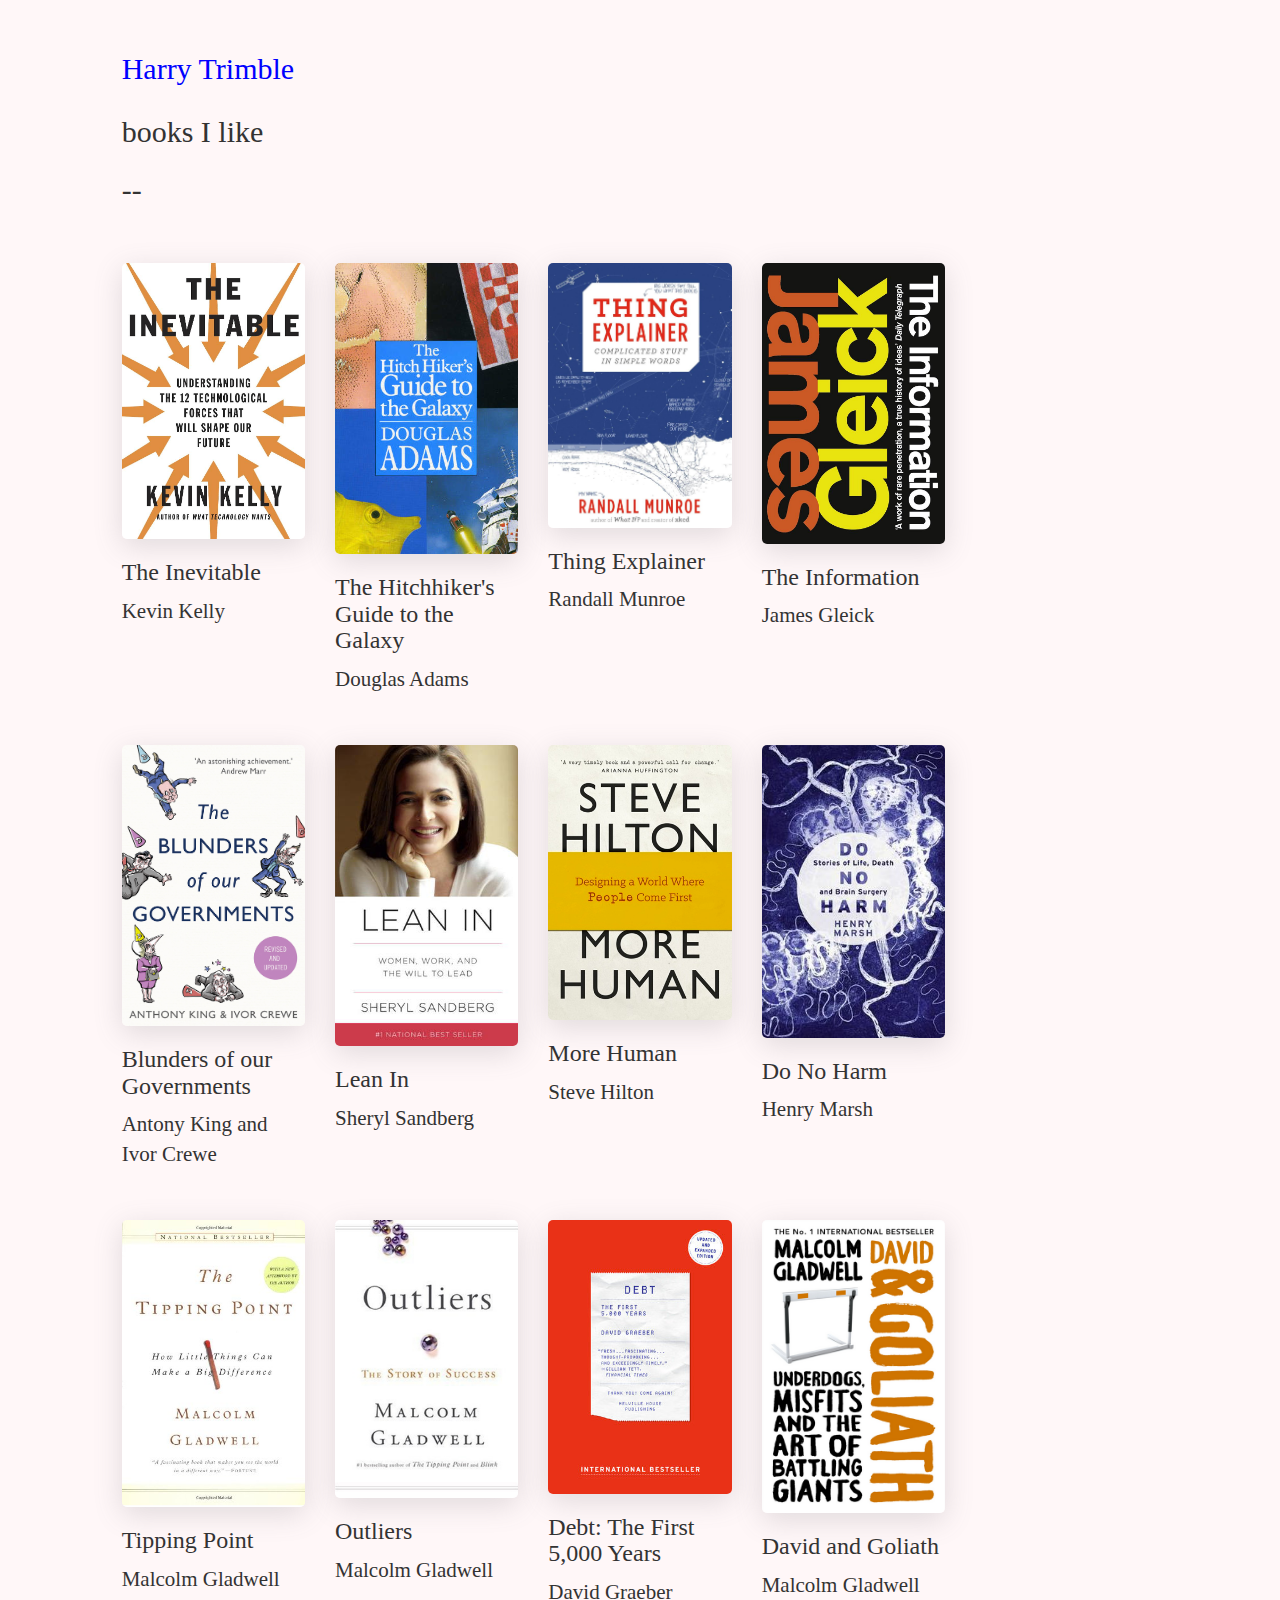
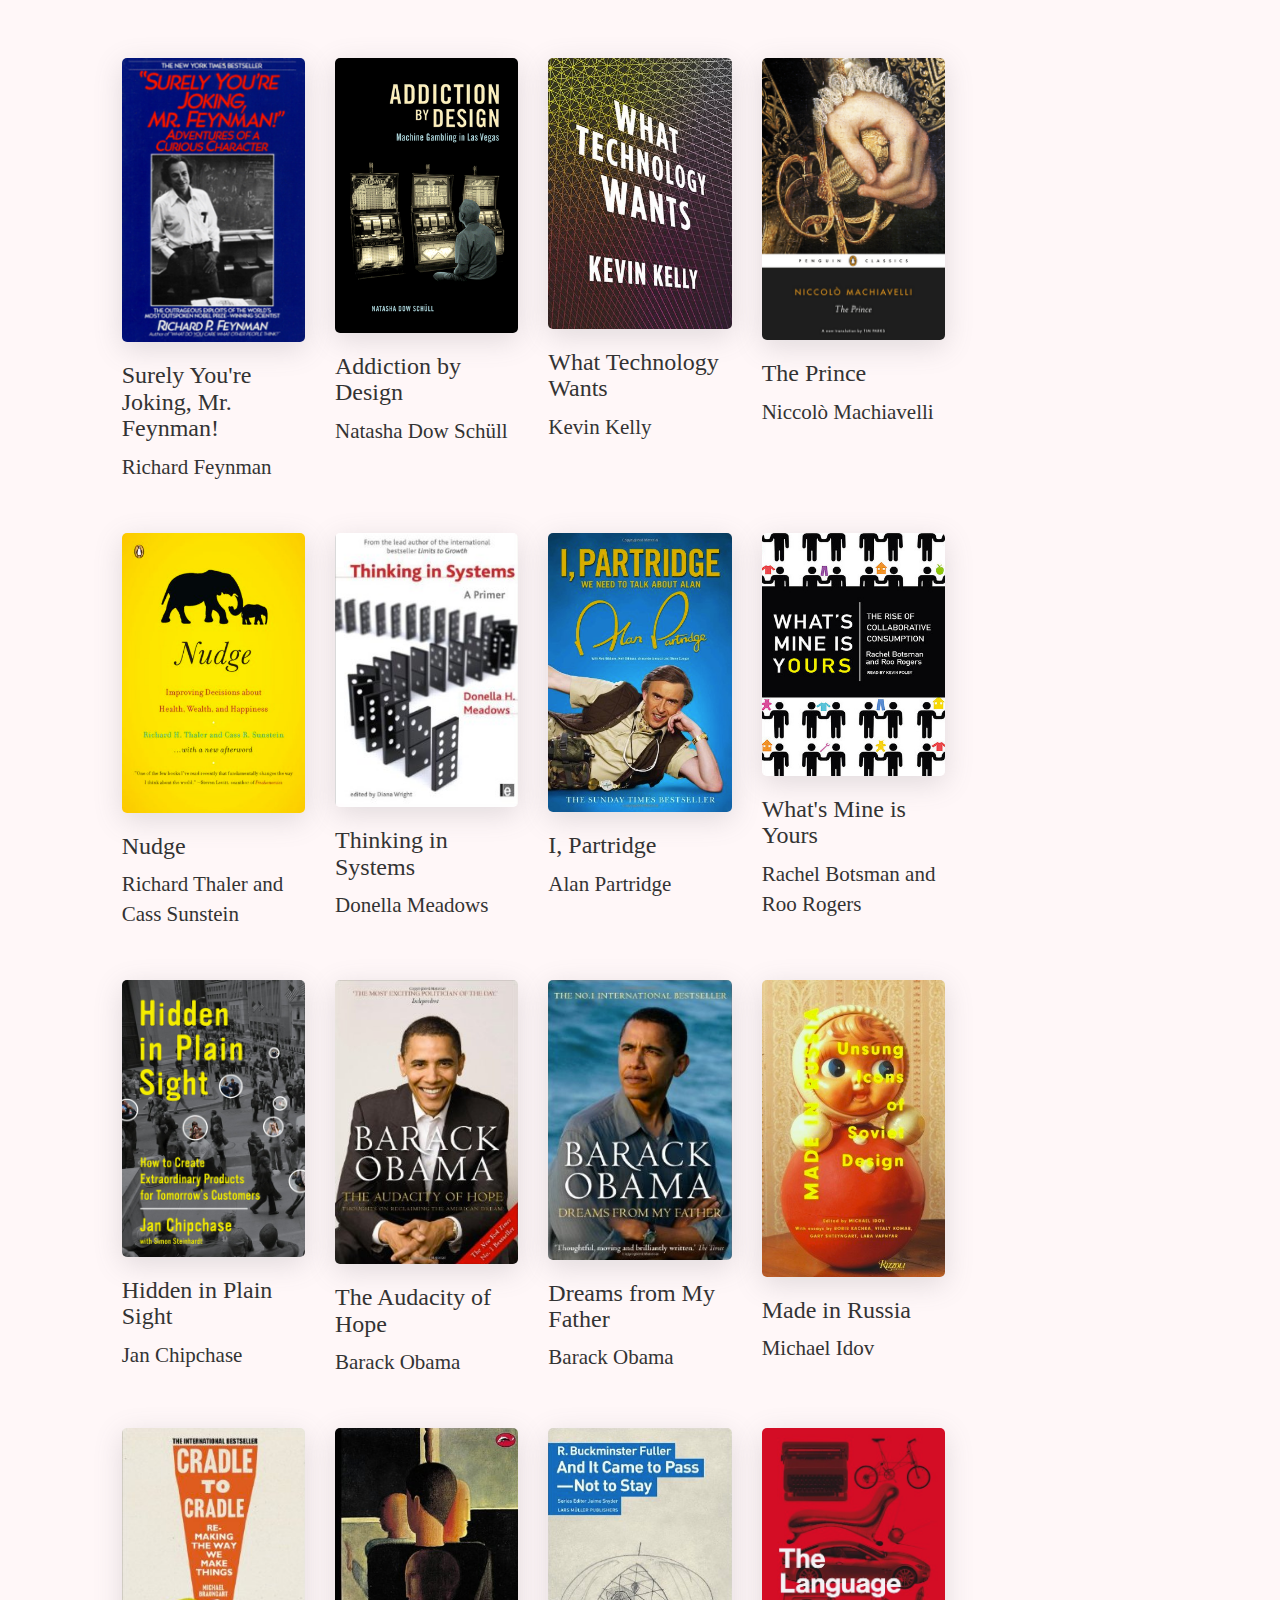
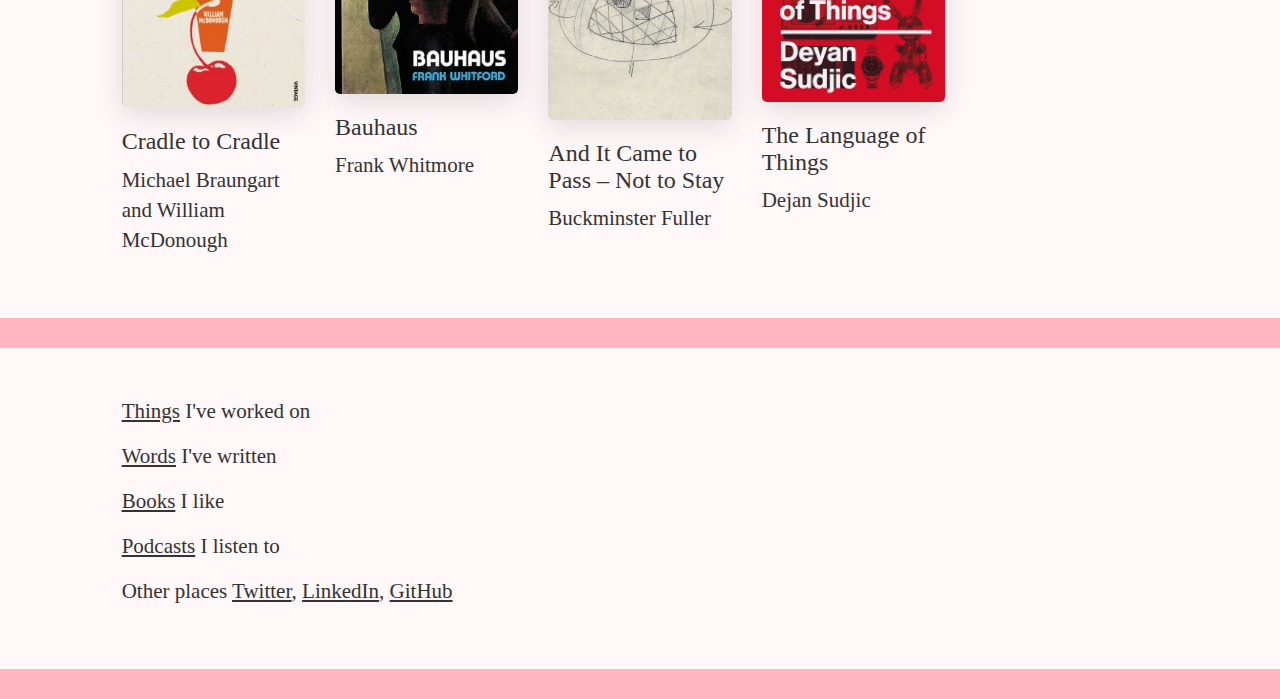
<file: books.html>
<!DOCTYPE html>
<html lang="en">
  <head>
    <meta charset="utf-8">
    <meta http-equiv="X-UA-Compatible" content="IE=edge">
    <meta name="viewport" content="width=device-width, initial-scale=1">
    <!-- The above 3 meta tags *must* come first in the head; any other head content must come *after* these tags -->
    <title>books I like</title>

    <!-- Bootstrap -->
    <link href="css/bootstrap.min.css" rel="stylesheet">

    <!-- HTML5 shim and Respond.js for IE8 support of HTML5 elements and media queries -->
    <!-- WARNING: Respond.js doesn't work if you view the page via file:// -->
    <!--[if lt IE 9]>
      <script src="https://oss.maxcdn.com/html5shiv/3.7.2/html5shiv.min.js"></script>
      <script src="https://oss.maxcdn.com/respond/1.4.2/respond.min.js"></script>
    <![endif]-->
  </head>
  <body>
    
    <div class="jumbotron">
	    <div class="container-fluid">
		    	<div class="row">
					<div class="col-md-1"></div>
					<div class="col-sm-1 col-md-8 col-lg-8">
						<p style="font-weight: 300; font-size: 30px;"><a href="index.html"><span style="text-decoration: none; color: #0000FF" class="me-on-internet">Harry Trimble</span></a></p>
						<h2 id="council-name" data-local-authority-eng="STN"></h2>
						<p style="font-weight: 300; font-size: 30px;">books I like</p>
						<p style="font-weight: 300; font-size: 30px;">--</p>
					</div>
		    	</div>
				<div class="row" style="margin-top: 36px;">
					<div class="col-md-1"></div>
					<div class="col-md-2 col-lg-2">
						<div class="hidden-xs hidden-sm">
						<img src="images/books/the-inevitable.jpg" class="img-responsive" alt="Responsive image">
						</div>
						<h3>The Inevitable</h3>
						<p>Kevin Kelly</p>
					</div>
					<div class="col-md-2 col-lg-2">
						<div class="hidden-xs hidden-sm">
						<img src="images/books/hitchhikers-guide-to-the-galaxy.jpg" class="img-responsive" alt="Responsive image">
						</div>
						<h3>The Hitchhiker's Guide to the Galaxy</h3>
						<p>Douglas Adams</p>
					</div>
					<div class="col-md-2 col-lg-2">
						<div class="hidden-xs hidden-sm">
						<img src="images/books/thing-explainer.jpg" class="img-responsive" alt="Responsive image">
						</div>
						<h3>Thing Explainer</h3>
						<p>Randall Munroe</p>
					</div>
					<div class="col-md-2 col-lg-2">
						<div class="hidden-xs hidden-sm">
						<img src="images/books/the-information.jpg" class="img-responsive" alt="Responsive image">
						</div>
						<h3>The Information</h3>
						<p>James Gleick</p>
					</div>
				</div>
				<div class="row" style="margin-top: 36px;">
					<div class="col-md-1"></div>
					<div class="col-md-2 col-lg-2">
						<div class="hidden-xs hidden-sm">
						<img src="images/books/blunders-of-our-government.jpg" class="img-responsive" alt="Responsive image">
						</div>
						<h3>Blunders of our Governments</h3>
						<p>Antony King and Ivor Crewe</p>
					</div>
					<div class="col-md-2 col-lg-2">
						<div class="hidden-xs hidden-sm">
						<img src="images/books/lean-in.jpg" class="img-responsive" alt="Responsive image">
						</div>
						<h3>Lean In</h3>
						<p>Sheryl Sandberg</p>
					</div>
					<div class="col-md-2 col-lg-2">
						<div class="hidden-xs hidden-sm">
						<img src="images/books/more-human.jpg" class="img-responsive" alt="Responsive image">
						</div>
						<h3>More Human</h3>
						<p>Steve Hilton</p>
					</div>
					<div class="col-md-2 col-lg-2">
						<div class="hidden-xs hidden-sm">
						<img src="images/books/do-no-harm.jpg" class="img-responsive" alt="Responsive image">
						</div>
						<h3>Do No Harm</h3>
						<p>Henry Marsh</p>
					</div>
				</div>
				<!-- second row -->
				<div class="row" style="margin-top: 36px;">
					<div class="col-md-1"></div>
					<div class="col-md-2 col-lg-2">
						<div class="hidden-xs hidden-sm">
						<img src="images/books/tipping-point.jpg" class="img-responsive" alt="Responsive image">
						</div>
						<h3>Tipping Point</h3>
						<p>Malcolm Gladwell</p>
					</div>
					<div class="col-md-2 col-lg-2" style="border: grey 1px;">
						<div class="hidden-xs hidden-sm">
						<img src="images/books/outliers.jpg" class="img-responsive" alt="Responsive image">
						</div>
						<h3>Outliers</h3>
						<p>Malcolm Gladwell</p>
					</div>
					<div class="col-md-2 col-lg-2">
						<div class="hidden-xs hidden-sm">
						<img src="images/books/debt.jpg" class="img-responsive" alt="Responsive image">
						</div>
						<h3>Debt: The First 5,000 Years</h3>
						<p>David Graeber</p>
					</div>
					<div class="col-md-2 col-lg-2">
						<div class="hidden-xs hidden-sm">
						<img src="images/books/david-and-goliath.jpg" class="img-responsive" alt="Responsive image">
						</div>
						<h3>David and Goliath</h3>
						<p>Malcolm Gladwell</p>
					</div>
				</div>
				<!-- third row -->
				<div class="row" style="margin-top: 36px;">
					<div class="col-md-1"></div>
					<div class="col-md-2 col-lg-2">
						<div class="hidden-xs hidden-sm">
						<img src="images/books/feynman.jpg" class="img-responsive" alt="Responsive image">
						</div>
						<h3>Surely You're Joking, Mr. Feynman!</h3>
						<p>Richard Feynman</p>
					</div>
					<div class="col-md-2 col-lg-2">
						<div class="hidden-xs hidden-sm">
						<img src="images/books/addiction-by-design.jpg" class="img-responsive" alt="Responsive image">
						</div>
						<h3>Addiction by Design</h3>
						<p>Natasha Dow Schüll</p>
					</div>
					<div class="col-md-2 col-lg-2">
						<div class="hidden-xs hidden-sm">
						<img src="images/books/what-technology-wants.jpg" class="img-responsive" alt="Responsive image">
						</div>
						<h3>What Technology Wants</h3>
						<p>Kevin Kelly</p>
					</div>
					<div class="col-md-2 col-lg-2">
						<div class="hidden-xs hidden-sm">
						<img src="images/books/machiavelli.jpg" class="img-responsive" alt="Responsive image">
						</div>
						<h3>The Prince</h3>
						<p>Niccolò Machiavelli</p>
					</div>
				</div>
				<!-- fourth row -->
				<div class="row" style="margin-top: 36px;">
					<div class="col-md-1"></div>
					<div class="col-md-2 col-lg-2">
						<div class="hidden-xs hidden-sm">
						<img src="images/books/nudge.jpg" class="img-responsive" alt="Responsive image">
						</div>
						<h3>Nudge</h3>
						<p>Richard Thaler and Cass Sunstein</p>
					</div>
					<div class="col-md-2 col-lg-2">
						<div class="hidden-xs hidden-sm">
						<img src="images/books/thinking-in-systems.jpg" class="img-responsive" alt="Responsive image">
						</div>
						<h3>Thinking in Systems</h3>
						<p>Donella Meadows</p>
					</div>
					<div class="col-md-2 col-lg-2">
						<div class="hidden-xs hidden-sm">
						<img src="images/books/partridge.jpg" class="img-responsive" alt="Responsive image">
						</div>
						<h3>I, Partridge</h3>
						<p>Alan Partridge</p>
					</div>
					<div class="col-md-2 col-lg-2">
						<div class="hidden-xs hidden-sm">
						<img src="images/books/what-is-mine-is-yours.jpg" class="img-responsive" alt="Responsive image">
						</div>
						<h3>What's Mine is Yours</h3>
						<p>Rachel Botsman and Roo Rogers</p>
					</div>
				</div>
				<!-- fifth row -->
				<div class="row" style="margin-top: 36px;">
					<div class="col-md-1"></div>
					<div class="col-md-2 col-lg-2">
						<div class="hidden-xs hidden-sm">
						<img src="images/books/hidden-in-plain-sight.jpg" class="img-responsive" alt="Responsive image">
						</div>
						<h3>Hidden in Plain Sight</h3>
						<p>Jan Chipchase</p>
					</div>
					<div class="col-md-2 col-lg-2">
						<div class="hidden-xs hidden-sm">
						<img src="images/books/audacity-of-hope.jpg" class="img-responsive" alt="Responsive image">
						</div>
						<h3>The Audacity of Hope</h3>
						<p>Barack Obama</p>
					</div>
					<div class="col-md-2 col-lg-2">
						<div class="hidden-xs hidden-sm">
						<img src="images/books/dreams-from-my-father.jpg" class="img-responsive" alt="Responsive image">
						</div>
						<h3>Dreams from My Father</h3>
						<p>Barack Obama</p>
					</div>
					<div class="col-md-2 col-lg-2">
						<div class="hidden-xs hidden-sm">
						<img src="images/books/made-in-russia.jpg" class="img-responsive" alt="Responsive image">
						</div>
						<h3>Made in Russia</h3>
						<p>Michael Idov</p>
					</div>
				</div>
				<!-- sixth row -->
				<div class="row" style="margin-top: 36px;">
					<div class="col-md-1"></div>
					<div class="col-md-2 col-lg-2">
						<div class="hidden-xs hidden-sm">
						<img src="images/books/cradle-to-cradle.jpg" class="img-responsive" alt="Responsive image">
						</div>
						<h3>Cradle to Cradle</h3>
						<p>Michael Braungart and William McDonough</p>
					</div>
					<div class="col-md-2 col-lg-2">
						<div class="hidden-xs hidden-sm">
						<img src="images/books/bauhaus.jpg" class="img-responsive" alt="Responsive image">
						</div>
						<h3>Bauhaus</h3>
						<p>Frank Whitmore</p>
					</div>
					<div class="col-md-2 col-lg-2">
						<div class="hidden-xs hidden-sm">
						<img src="images/books/buckminster-fuller.jpg" class="img-responsive" alt="Responsive image">
						</div>
						<h3>And It Came to Pass – Not to Stay</h3>
						<p>Buckminster Fuller</p>
					</div>
					<div class="col-md-2 col-lg-2">
						<div class="hidden-xs hidden-sm">
						<img src="images/books/language-of-things.jpg" class="img-responsive" alt="Responsive image">
						</div>
						<h3>The Language of Things</h3>
						<p>Dejan Sudjic</p>
					</div>
				</div>
	    </div>
	</div>
	
	<div class="jumbotron">
		<div class="container-fluid">
			<div class="row">
				<div class="col-md-1"></div>
					<div class="col-md-9">
		<p><a href="things"><span class="me-on-internet">Things</span></a> I've worked on</p>
		<p><a href="words"><span class="me-on-internet">Words</span></a> I've written</p>
		<p><a href="books"><span class="me-on-internet">Books</span></a> I like</p>
		<p><a href="podcasts"><span class="me-on-internet">Podcasts</span></a> I listen to</p>
		<p>Other places <a href="https://twitter.com/HarryTrimble" target="_blank"><span class="me-on-internet">Twitter</span></a>, <a href="https://uk.linkedin.com/pub/harry-trimble/38/b3a/b23" target="_blank"><span class="me-on-internet">LinkedIn</span></a>, <a href="https://github.com/HarryTrimble?tab=repositories" target="_blank"><span class="me-on-internet">GitHub</span></a></p>
					</div>
			</div>
		</div>
	</div>

    <!-- jQuery (necessary for Bootstrap's JavaScript plugins) -->
    <script src="https://ajax.googleapis.com/ajax/libs/jquery/1.11.3/jquery.min.js"></script>
    <!-- Include all compiled plugins (below), or include individual files as needed -->
    <script src="js/bootstrap.min.js"></script>

	<!-- API: local authority ENGLAND register -->
	<script>

		$(document).ready(function(){
			$.get('https://local-authority-eng.register.gov.uk/records.json?page-size=500', function (results) {
				// console.log(result)
				for (var localAuthorityCode in results) {
					console.log(results[localAuthorityCode])
					$('[data-local-authority-eng="'+localAuthorityCode+'"]').html(results[localAuthorityCode]['name'])
				}
			})
		})

	</script>

    
  </body>
</html>
</file>
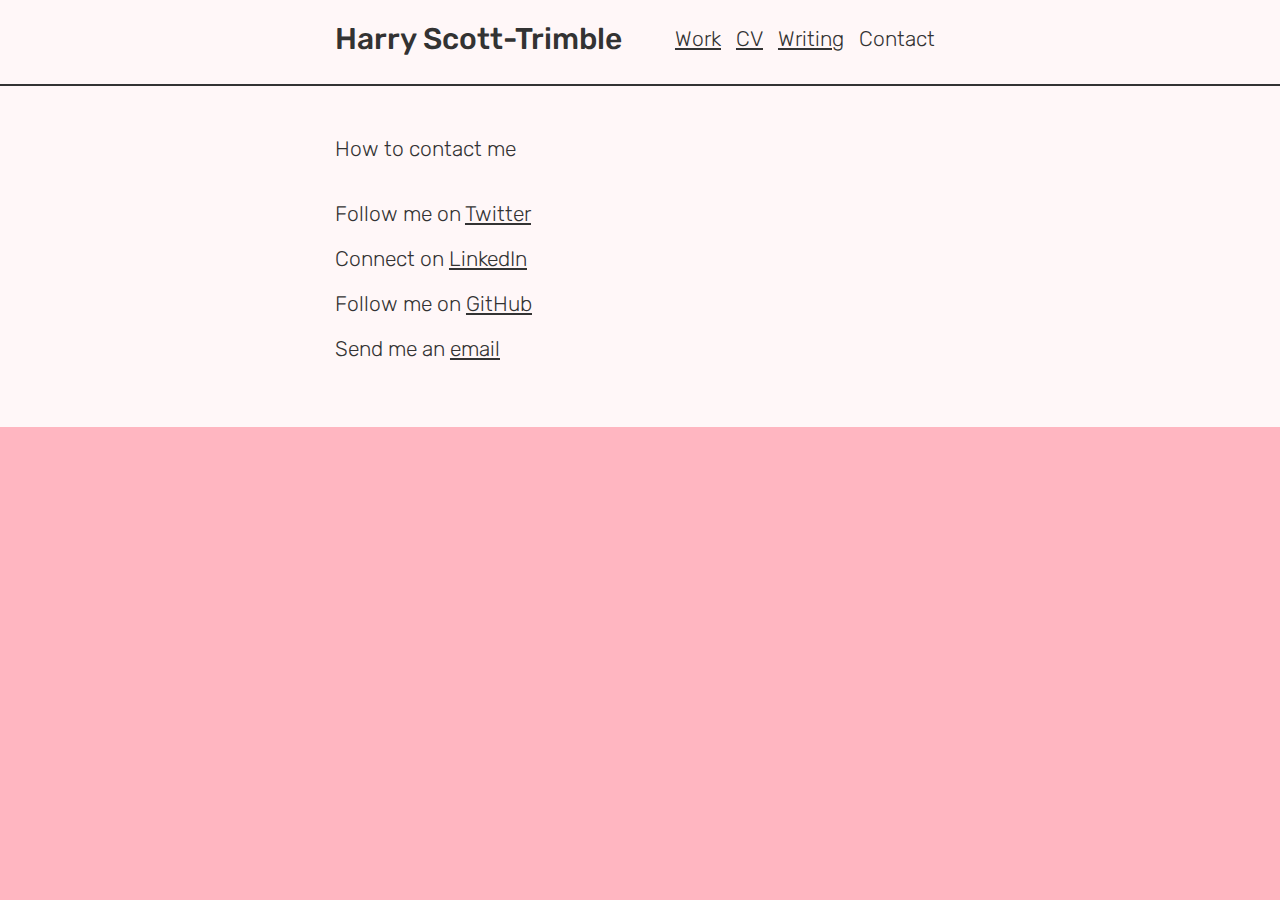
<file: contact.html>
<!DOCTYPE html>
<html lang="en">
  <head>
    <meta charset="utf-8">
    <meta http-equiv="X-UA-Compatible" content="IE=edge">
    <meta name="viewport" content="width=device-width, initial-scale=1">
    <!-- The above 3 meta tags *must* come first in the head; any other head content must come *after* these tags -->
    <title>Harry Scott-Trimble</title>

    <!-- Bootstrap -->
    <link href="css/bootstrap.min.css" rel="stylesheet">

        <link href="https://fonts.googleapis.com/css?family=Rubik" rel="stylesheet">

		<link href="https://fonts.googleapis.com/css?family=Righteous" rel="stylesheet">

		<link href="https://fonts.googleapis.com/css?family=Rubik:700" rel="stylesheet">

		<link rel="icon" href="https://www.harrytrimble.co.uk/images/favicon.png">

    <!-- HTML5 shim and Respond.js for IE8 support of HTML5 elements and media queries -->
    <!-- WARNING: Respond.js doesn't work if you view the page via file:// -->
    <!--[if lt IE 9]>
      <script src="https://oss.maxcdn.com/html5shiv/3.7.2/html5shiv.min.js"></script>
      <script src="https://oss.maxcdn.com/respond/1.4.2/respond.min.js"></script>
    <![endif]-->


  </head>
  <body>

    <div class="jumbotron" id="header">
	    <div class="container-fluid">
		    	<div class="row">
					<div class="col-md-1"></div>
					<div class="col-md-6 col-lg-6 col-md-offset-2 col-lg-offset-2">
						<div style="float: left;">
								<h2 id="h1-big">
									<span id="link-to-homepage">
										<a href="/">
											Harry Scott-Trimble
										</a>
									</span>
								</h2>
						</div>
						<div class="header-links">
							<p>
								<a style="padding-right: 10px;" href="https://www.harrytrimble.co.uk#work"><span class="me-on-internet">Work</span></a>  
								<a style="padding-right: 10px;" href="https://www.harrytrimble.co.uk/cv"><span class="me-on-internet">CV</span></a>  
								<a style="padding-right: 10px;" href="https://www.harrytrimble.co.uk/words"><span class="me-on-internet">Writing</span></a> 
								<span style="padding-right: 10px;">Contact</span> 
						</div>
					</div>
		    	</div>				
	    </div>
	</div>
    
    <div class="jumbotron">
	    <div class="container-fluid">
				<div class="row">
					<div class="col-md-1"></div>
					<div class="col-md-8 col-lg-8 col-md-offset-2 col-lg-offset-2">
						<p>How to contact me</p>
						<br>
					</div>
		    	</div>
				<div class="row">
					<div class="col-md-1"></div>
					<div class="col-md-6 col -lg-6 col-md-offset-2 col-lg-offset-2">	
						<p>Follow me on <a href="https://twitter.com/HarryTrimble" target="_blank"><span class="me-on-internet">Twitter</span></a>
						<p>Connect on <a href="https://uk.linkedin.com/pub/harry-trimble/38/b3a/b23" target="_blank"><span class="me-on-internet">LinkedIn</span></a></p>
						<p>Follow me on <a href="https://github.com/HarryTrimble?tab=repositories" target="_blank"><span class="me-on-internet">GitHub</span></a></p> 
						<p>Send me an <a href="mailto:harryroberttrimble@gmail.com" target="_blank"><span class="me-on-internet">email</span></a></p>

					</div>
				</div>
				
	    </div>
	</div>

	<!--
	<div class="jumbotron">
		<div class="container-fluid">
			<div class="row">
				<div class="col-md-1"></div>
					<div class="col-md-9">
		<p><a href="things"><span class="me-on-internet">Things</span></a> I've worked on</p>
		<p><a href="words"><span class="me-on-internet">Words</span></a> I've written</p>
		<p><a href="books"><span class="me-on-internet">Books</span></a> I like</p>
		<p><a href="podcasts"><span class="me-on-internet">Podcasts</span></a> I listen to</p>
		<p>Other places <a href="https://twitter.com/HarryTrimble" target="_blank"><span class="me-on-internet">Twitter</span></a>, <a href="https://uk.linkedin.com/pub/harry-trimble/38/b3a/b23" target="_blank"><span class="me-on-internet">LinkedIn</span></a>, <a href="https://github.com/HarryTrimble?tab=repositories" target="_blank"><span class="me-on-internet">GitHub</span></a></p>
					</div>
			</div>
		</div>
	</div>

-->

    <!-- jQuery (necessary for Bootstrap's JavaScript plugins) -->
    <script src="https://ajax.googleapis.com/ajax/libs/jquery/1.11.3/jquery.min.js"></script>
    <!-- Include all compiled plugins (below), or include individual files as needed -->
    <script src="js/bootstrap.min.js"></script>
  </body>
</html>
</file>
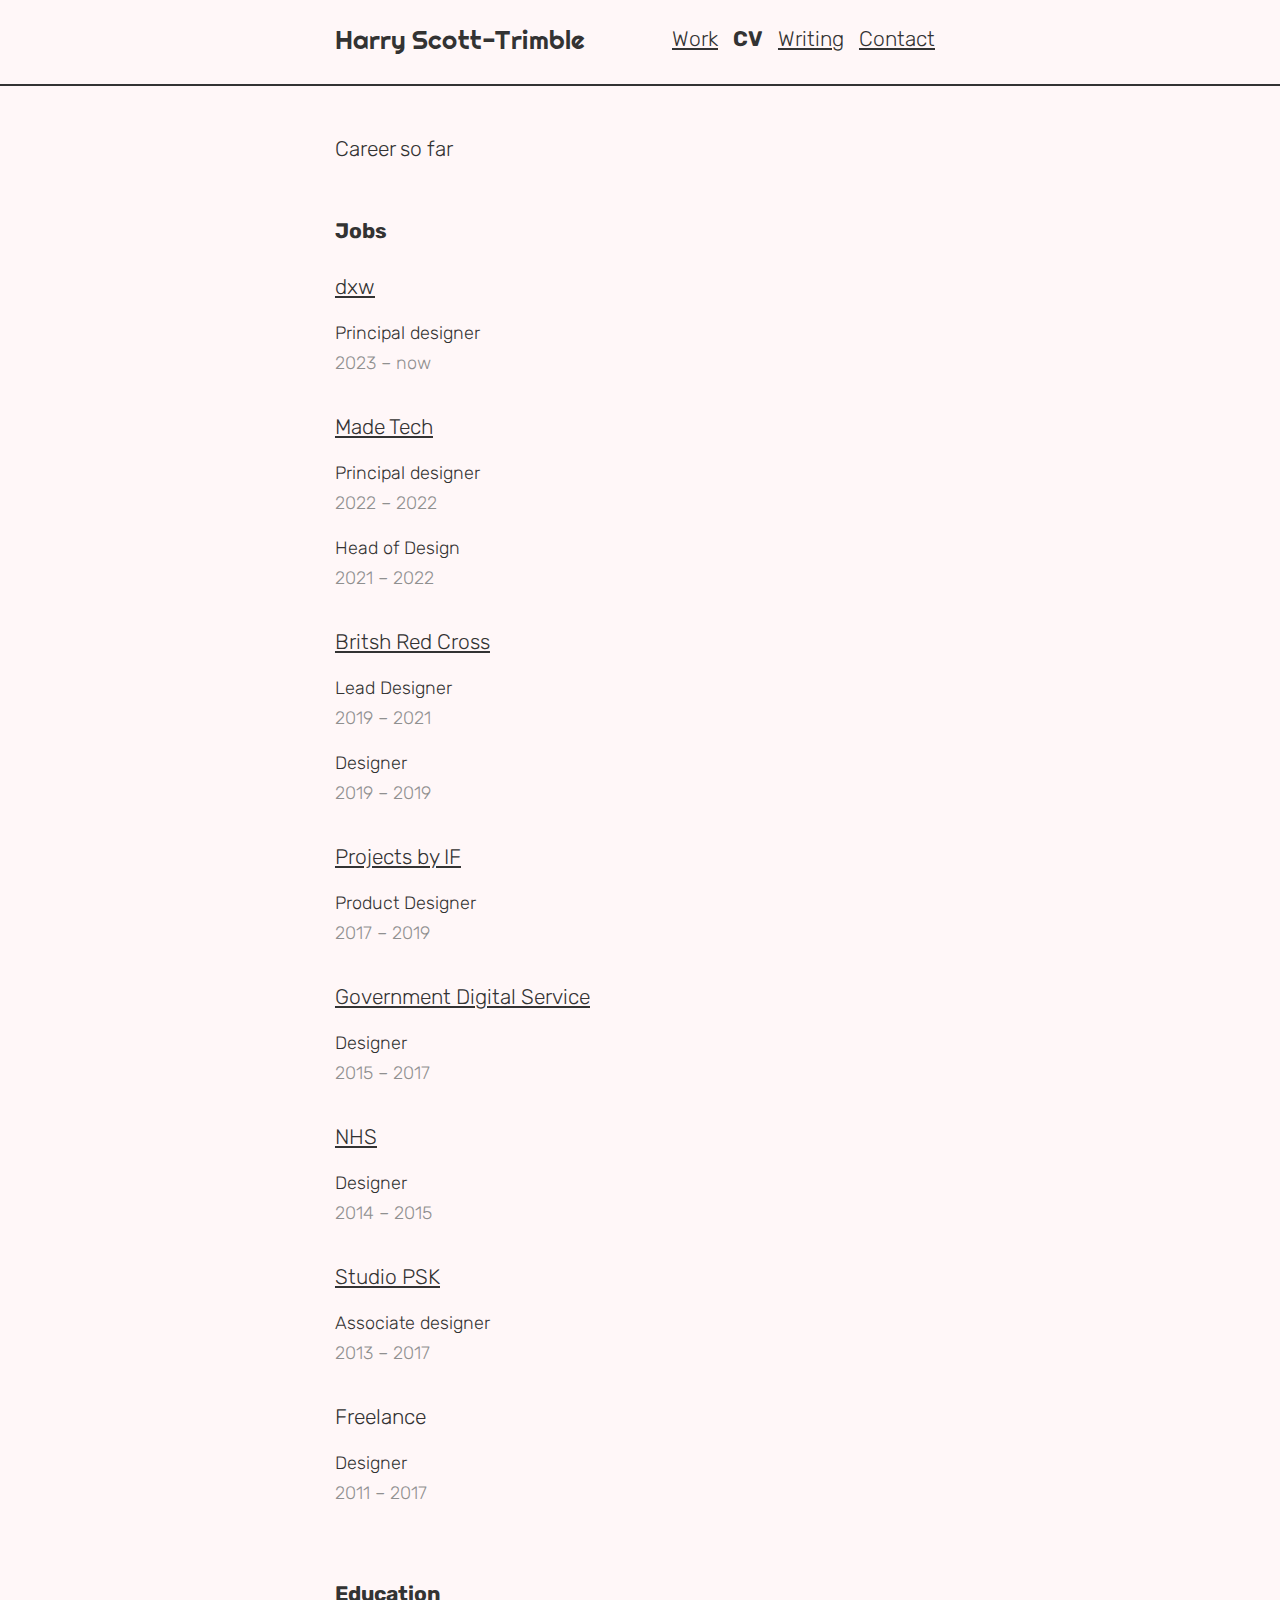
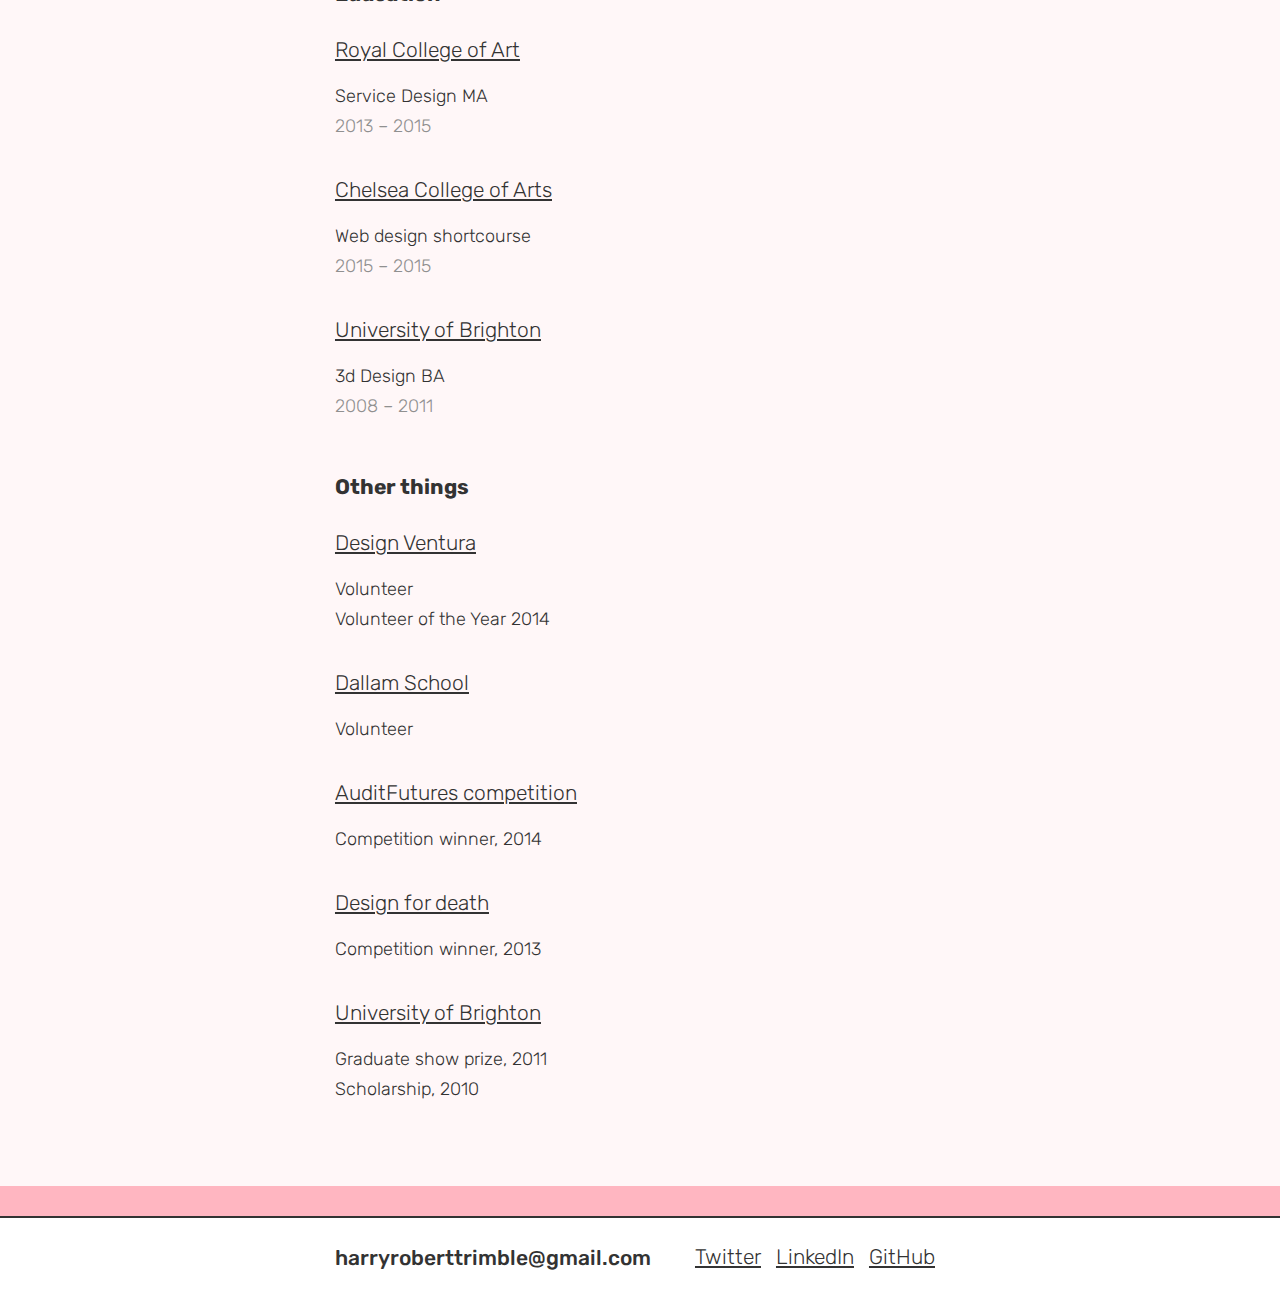
<file: cv.html>
<!DOCTYPE html>
<html lang="en">
  <head>
    <meta charset="utf-8">
    <meta http-equiv="X-UA-Compatible" content="IE=edge">
    <meta name="viewport" content="width=device-width, initial-scale=1">
    <!-- The above 3 meta tags *must* come first in the head; any other head content must come *after* these tags -->

	<!-- Primary Meta Tags -->
	<title>Harry Scott-Trimble | Designer</title>
	<meta name="title" content="Harry Scott-Trimble | Designer">
	<meta name="description" content="Doing product strategy, prototyping, creative direction and design team hiring.">

	<!-- Open Graph / Facebook -->
	<meta property="og:type" content="website">
	<meta property="og:url" content="https://www.harrytrimble.co.uk/">
	<meta property="og:title" content="Harry Scott-Trimble | Designer">
	<meta property="og:description" content="Doing product strategy, prototyping, creative direction and design team hiring.">
	<meta property="og:image" content="https://www.harrytrimble.co.uk/images/preview-card.png">

	<!-- Twitter -->
	<meta property="twitter:card" content="summary_large_image">
	<meta property="twitter:url" content="https://www.harrytrimble.co.uk/">
	<meta property="twitter:title" content="Harry Scott-Trimble | Designer">
	<meta property="twitter:description" content="Doing product strategy, prototyping, creative direction and design team hiring.">
	<meta property="twitter:image" content="https://www.harrytrimble.co.uk/images/preview-card.png">

    <!-- Bootstrap -->
    <link href="css/bootstrap.min.css" rel="stylesheet">

        <link href="https://fonts.googleapis.com/css?family=Rubik" rel="stylesheet">

		<link href="https://fonts.googleapis.com/css?family=Righteous" rel="stylesheet">

		<link href="https://fonts.googleapis.com/css?family=Rubik:700" rel="stylesheet">

		<link rel="icon" href="https://www.harrytrimble.co.uk/images/favicon.png">

		<!-- Global site tag (gtag.js) - Google Analytics -->
		<script async src="https://www.googletagmanager.com/gtag/js?id=UA-180120612-1"></script>
		<script>
		  window.dataLayer = window.dataLayer || [];
		  function gtag(){dataLayer.push(arguments);}
		  gtag('js', new Date());

		  gtag('config', 'UA-180120612-1');
		</script>


  </head>
  <body>

    <div class="jumbotron" id="header">
	    <div class="container-fluid">
		    	<div class="row">
					<div class="col-md-1"></div>
					<div class="col-md-6 col-lg-6 col-md-offset-2 col-lg-offset-2">
						<div style="float: left;">
							<h2 id="h1-big">
								<span id="link-to-homepage">
									<a href="/" id="h1-heading">
										Harry Scott-Trimble
									</a>
								</span>
							</h2>
						</div>
						<div class="header-links">
							<p>
								<a style="padding-right: 10px;" href="https://www.harrytrimble.co.uk#work"><span class="me-on-internet">Work</span></a>  
								<span style="padding-right: 10px; font-size: 21px; font-weight: bold;">CV</span> 
								<a style="padding-right: 10px;" href="https://www.harrytrimble.co.uk/words"><span class="me-on-internet">Writing</span></a> 
								<a style="padding-right: 10px;" href="#contact"><span class="me-on-internet">Contact</span></a> 
						</div>
					</div>
		    	</div>				
	    </div>
	</div>
    
    <div class="jumbotron">
	    <div class="container-fluid">
				<div class="row">
					<div class="col-md-1"></div>
					<div class="col-md-8 col-lg-8 col-md-offset-2 col-lg-offset-2">
						<p>Career so far</p>
						<br>
					</div>
		    	</div>
				<div class="row">
					<div class="col-md-1"></div>
					<div class="col-md-6 col -lg-6 col-md-offset-2 col-lg-offset-2">
						
						<h1 id="h2-heading">Jobs</a></h1>

								<br>

								<p>
									<a href="https://www.dxw.com/"><span class="me-on-internet">dxw</span></a>
								</p>

								<p>
									<span class="organisation">Principal designer</span>
									<br>
									<span id="date">2023 – now</span>
								</p>

								<br>

								<p>
									<a href="https://www.madetech.com/"><span class="me-on-internet">Made Tech</span></a>
								</p>

								<p>
									<span class="organisation">Principal designer</span>
									<br>
									<span id="date">2022 – 2022</span>
								</p>
								<p>
									<span class="organisation">Head of Design</span>
									<br>
									<span id="date">2021 – 2022</span>
								</p>

								<br>

								<p>
									<a href="https://www.redcross.org.uk/"><span class="me-on-internet">Britsh Red Cross</span></a>
								</p>

								<p>
									<span class="organisation">Lead Designer</span>
									<br>
									<span id="date">2019 – 2021</span>
								</p>
								<p>
									<span class="organisation">Designer</span>
									<br>
									<span id="date">2019 – 2019</span>
								</p>

								<br>

								<p>
									<a href="https://projectsbyif.com/"><span class="me-on-internet">Projects by IF</span></a>
								</p>
								<p>
									<span class="organisation">Product Designer</span>
									<br>
									<span id="date">2017 – 2019</span>
								</p>
								<br>

								<p>
									<a href="https://gds.blog.gov.uk/"><span class="me-on-internet">Government Digital Service</span></a>
								</p>
								<p>
									<span class="organisation">Designer</span>
									<br>
									<span id="date">2015 – 2017</span>
								</p>
								<br>

								<p>
									<a href="http://www.cnwl.nhs.uk/cnwl-national-problem-gambling-clinic/"><span class="me-on-internet">NHS</span></a>
								</p>
								<p>
									<span class="organisation">Designer</span>
									<br>
									<span id="date">2014 – 2015</span>
								</p>
								<br>

								<p>
									<a href="https://www.studiopsk.com/"><span class="me-on-internet">Studio PSK</span></a>
								</p>
								<p>
									<span class="organisation">Associate designer</span>
									<br>
									<span id="date">2013 – 2017</span>
								</p>
								<br>

								<p>
									Freelance
								</p>
								<p>
									<span class="organisation">Designer</span>
									<br>
									<span id="date">2011 – 2017</span>
								</p>
								<br>

							</li>
						</ul>
					</div>
				</div>

		    	<!-- Education -->
				<div class="row">
					<div class="col-md-1"></div>
					<div class="col-md-6 col -lg-6 col-md-offset-2 col-lg-offset-2">

						<br>
						<h1 id="h2-heading">Education</a></h1>

						<br>
						<p>
							<a href="http://www.rca.ac.uk/schools/school-of-design/service-design/"><span class="me-on-internet">Royal College of Art</span></a>
						</p>
						<p>
							<span class="organisation">Service Design MA</span>
							<br>
							<span id="date">2013 – 2015</span>
						</p>
						<br>

						<p>
							<a href="http://www.arts.ac.uk/chelsea/courses/short-courses/search-by-subject/animation-interactive-film-sound/web-design-html-and-css/"><span class="me-on-internet">Chelsea College of Arts</span></a>
						</p>
						<p>
							<span class="organisation">Web design shortcourse</span>
							<br>
							<span id="date">2015 – 2015</span>
						</p>
						<br>

						<p>
							<a href="https://www.brighton.ac.uk/courses/study/3d-design-and-craft-ba-hons.aspx#careers"><span class="me-on-internet">University of Brighton</span></a>
						</p>
						<p>
							<span class="organisation">3d Design BA</span>
							<br>
							<span id="date">2008 – 2011</span>
						</p>


					</div>
				</div>

				<br>
				<div class="row">
					<div class="col-md-1"></div>
					<div class="col-md-6 col -lg-6 col-md-offset-2 col-lg-offset-2">

						<h1 id="h2-heading">Other things</a></h1>

						<br>

						<p>
							<a href="http://ventura.designmuseum.org/"><span class="me-on-internet">Design Ventura</span></a>
						</p>
						<p>
							<span class="organisation">Volunteer</span>
							<br>
							<span class="organisation">Volunteer of the Year 2014</span>
						</p>
						<br>

						<p>
							<a href="http://dallam.eu"><span class="me-on-internet">Dallam School</span></a>
						</p>
						<p>
							<span class="organisation">Volunteer</span>
						</p>
						<br>

						<p>
							<a href="http://auditfutures.org/designs-for-trust/"><span class="me-on-internet">AuditFutures competition</span></a>
						</p>
						<p>
							<span class="organisation">Competition winner, 2014</span>
						</p>
						<br>

						<p>
							<a href="https://www.studiopsk.com/iwishtoberain.html"><span class="me-on-internet">Design for death</span></a>
						</p>
						<p>
							<span class="organisation">Competition winner, 2013</span>
						</p>
						<br>

						<p>
							<a href="https://www.brighton.ac.uk/courses/study/3d-design-and-craft-ba-hons.aspx#careers"><span class="me-on-internet">University of Brighton</span></a>
						</p>
						
						<p>
							<span class="organisation">Graduate show prize, 2011</span>
							<br>
							<span class="organisation">Scholarship, 2010</span>
						</p>
						<br>

					</div>
				</div>
	    </div>
	</div>

    <div class="jumbotron" id="contact">
	    <div class="container-fluid">
		    	<div class="row">
					<div class="col-md-1"></div>
					<div class="col-md-6 col-lg-6 col-md-offset-2 col-lg-offset-2">
						<div style="float: left;">
								<h2 id="email-address">
										<a href="mailto:harryroberttrimble@gmail.com">
											harryroberttrimble@gmail.com
										</a>
								</h2>
						</div>
						<div class="header-links">
							<p>
								<a style="padding-right: 10px;" href="https://twitter.com/HarryTrimble"><span class="me-on-internet">Twitter</span></a> 
								<a style="padding-right: 10px;" href="https://www.linkedin.com/in/harry-scott-trimble-b23b3a38/"><span class="me-on-internet">LinkedIn</span></a> 
								<a style="padding-right: 10px;" href="https://github.com/HarryTrimble"><span class="me-on-internet">GitHub</span></a> 
						</div>
					</div>
		    	</div>				
	    </div>
	</div>

	<!--
	<div class="jumbotron">
		<div class="container-fluid">
			<div class="row">
				<div class="col-md-1"></div>
					<div class="col-md-9">
		<p><a href="things"><span class="me-on-internet">Things</span></a> I've worked on</p>
		<p><a href="words"><span class="me-on-internet">Words</span></a> I've written</p>
		<p><a href="books"><span class="me-on-internet">Books</span></a> I like</p>
		<p><a href="podcasts"><span class="me-on-internet">Podcasts</span></a> I listen to</p>
		<p>Other places <a href="https://twitter.com/HarryTrimble" target="_blank"><span class="me-on-internet">Twitter</span></a>, <a href="https://uk.linkedin.com/pub/harry-trimble/38/b3a/b23" target="_blank"><span class="me-on-internet">LinkedIn</span></a>, <a href="https://github.com/HarryTrimble?tab=repositories" target="_blank"><span class="me-on-internet">GitHub</span></a></p>
					</div>
			</div>
		</div>
	</div>

-->

    <!-- jQuery (necessary for Bootstrap's JavaScript plugins) -->
    <script src="https://ajax.googleapis.com/ajax/libs/jquery/1.11.3/jquery.min.js"></script>
    <!-- Include all compiled plugins (below), or include individual files as needed -->
    <script src="js/bootstrap.min.js"></script>
  </body>
</html>
</file>
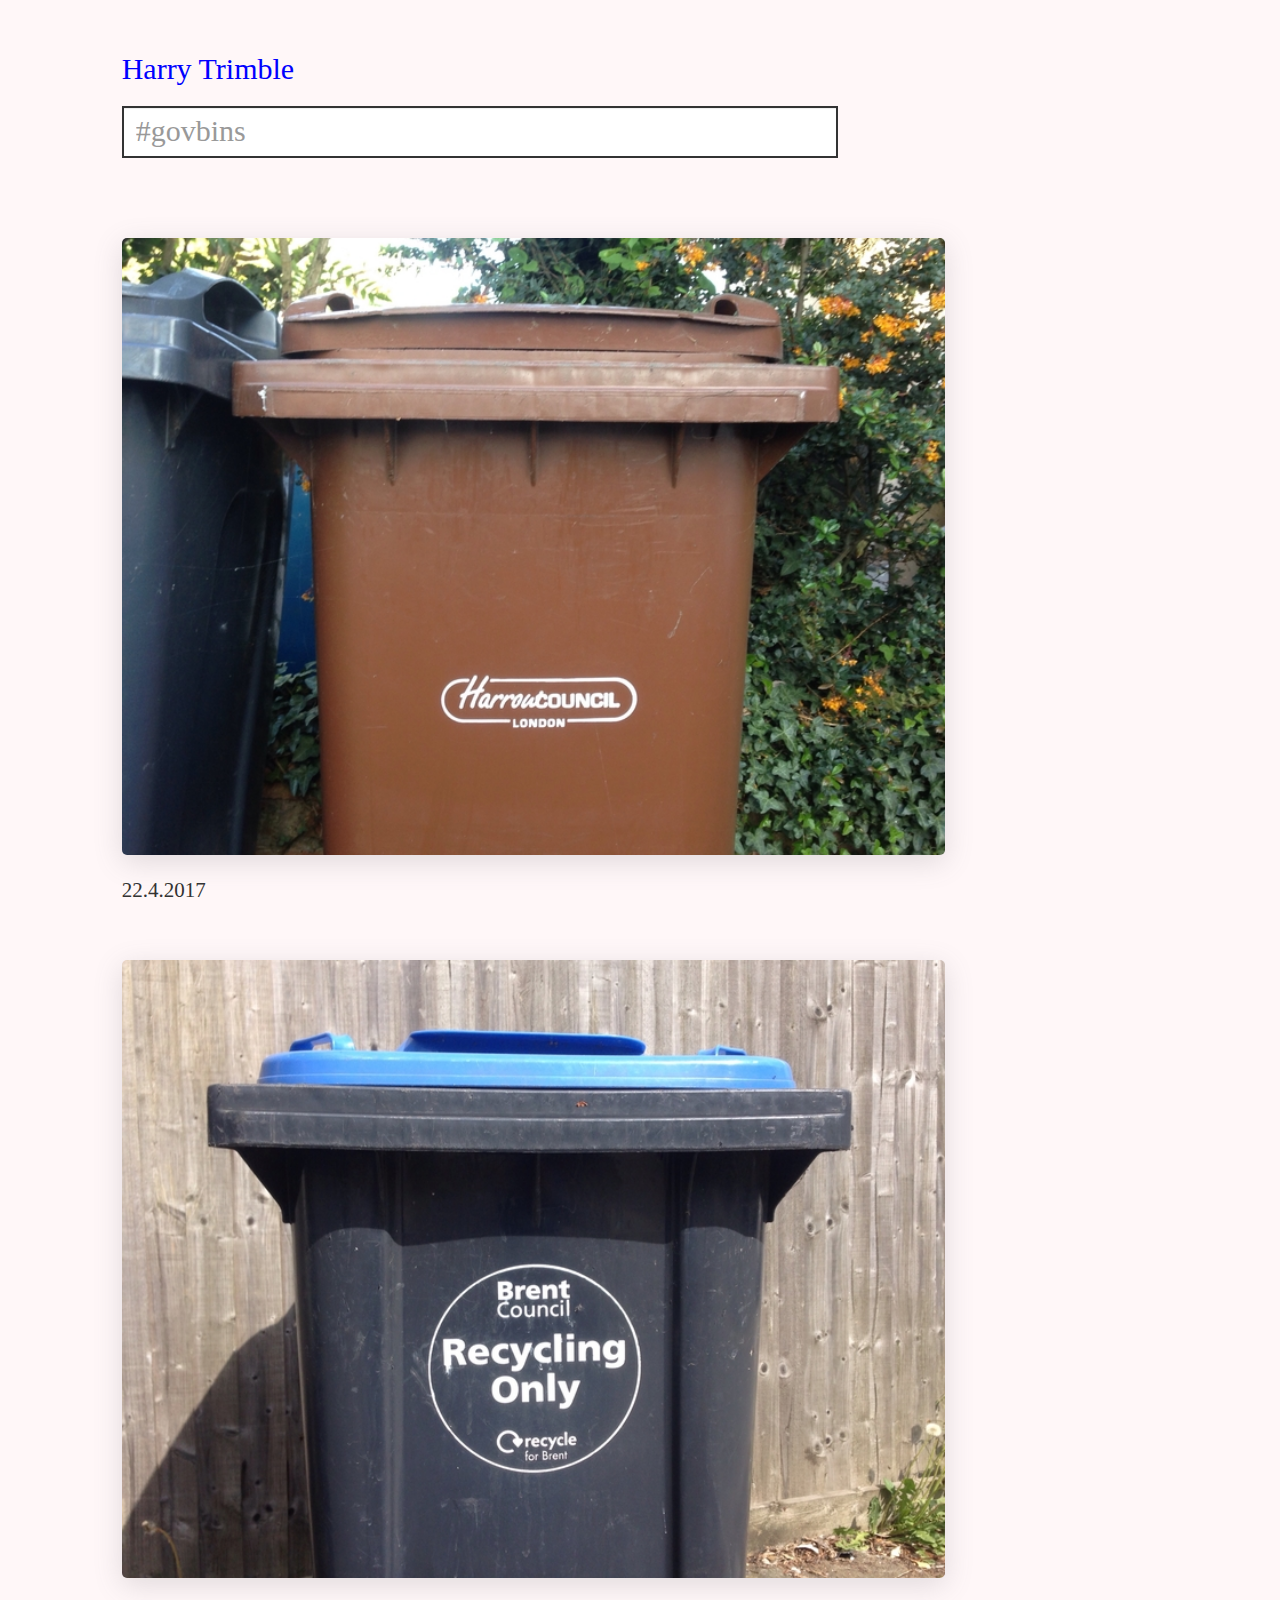
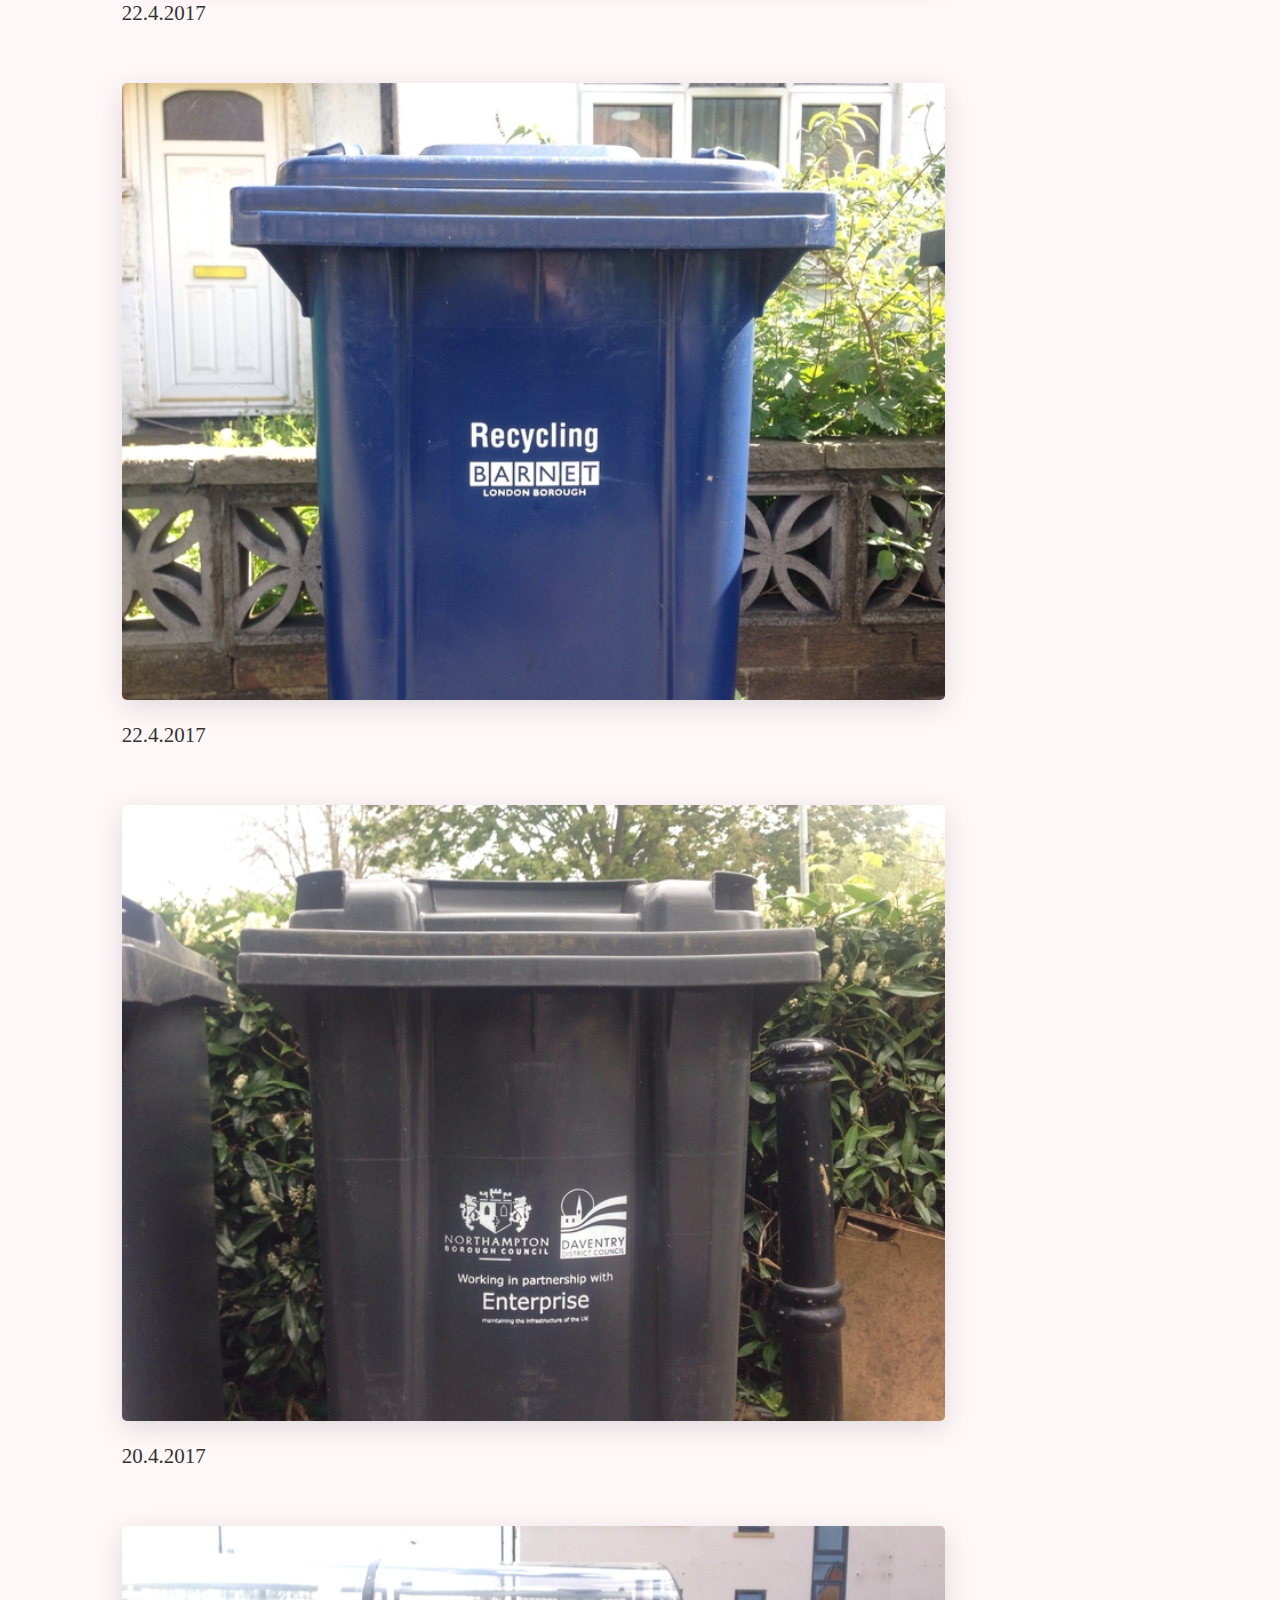
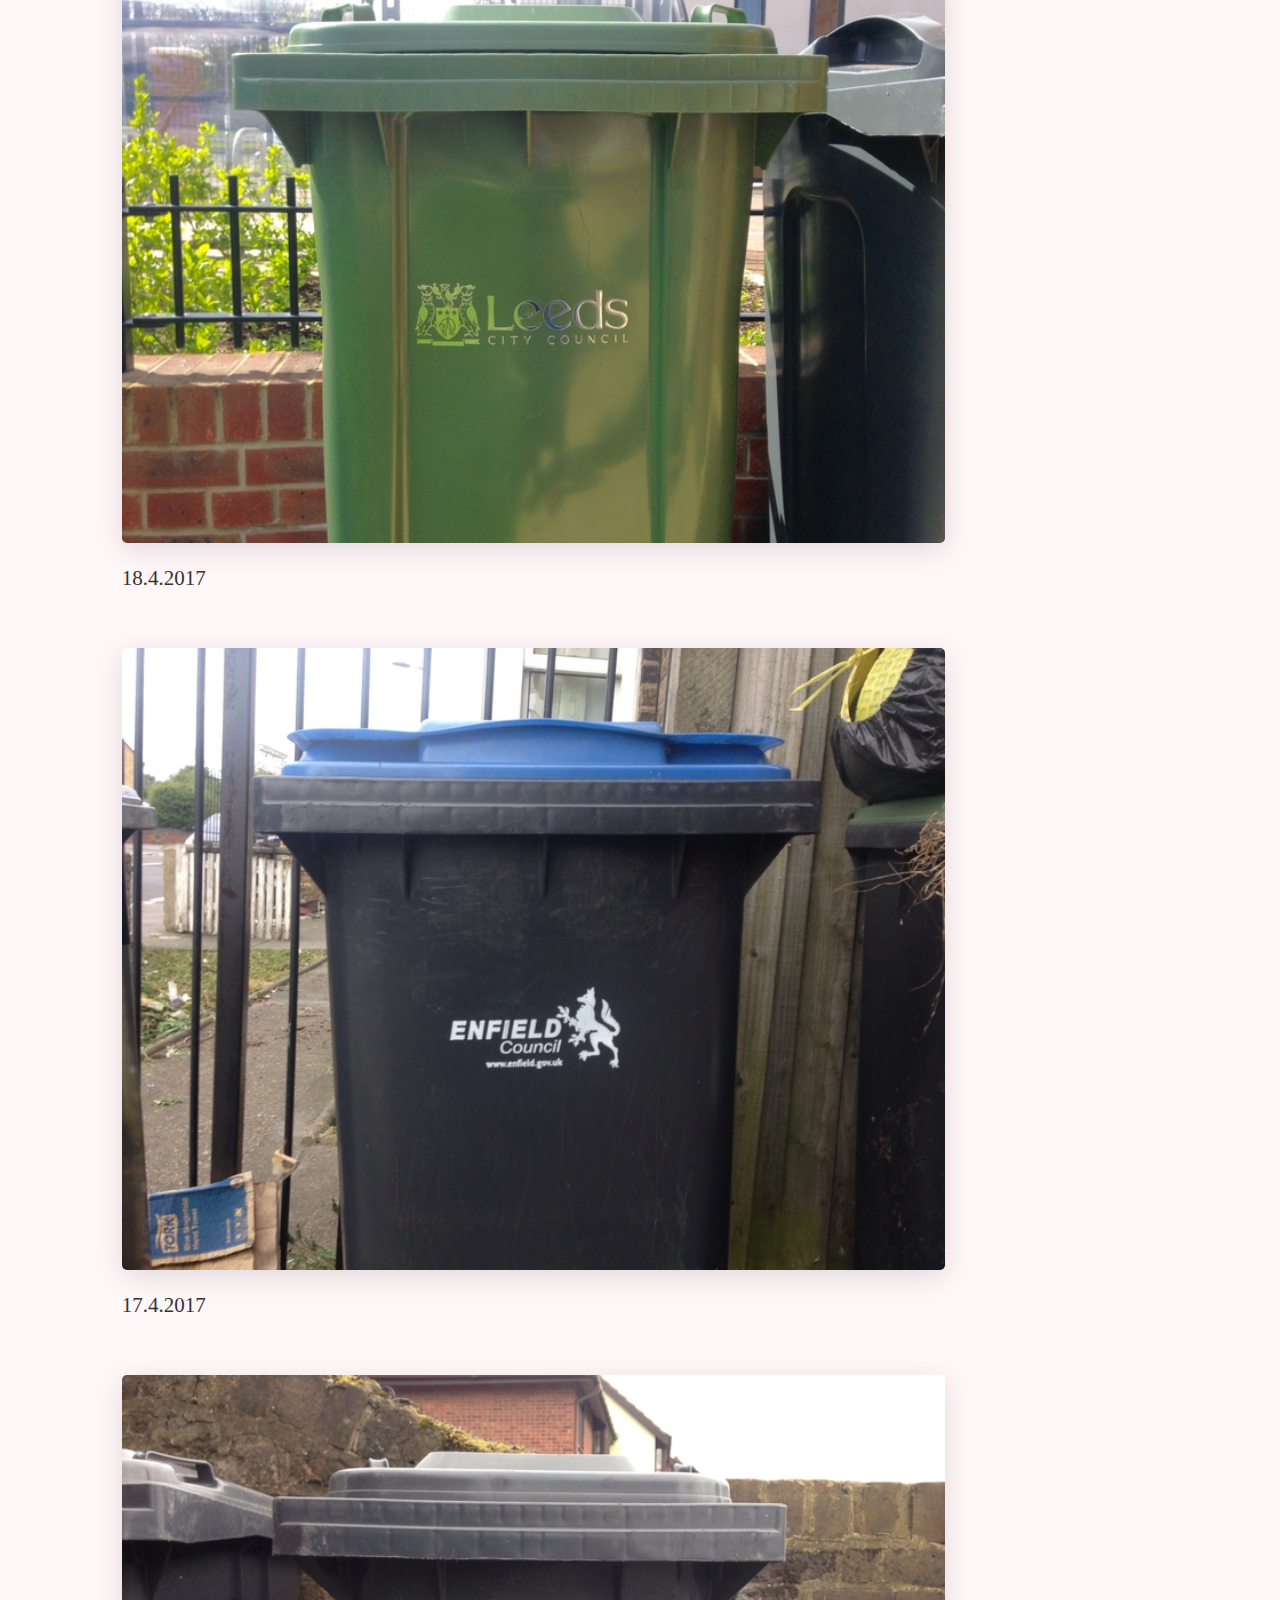
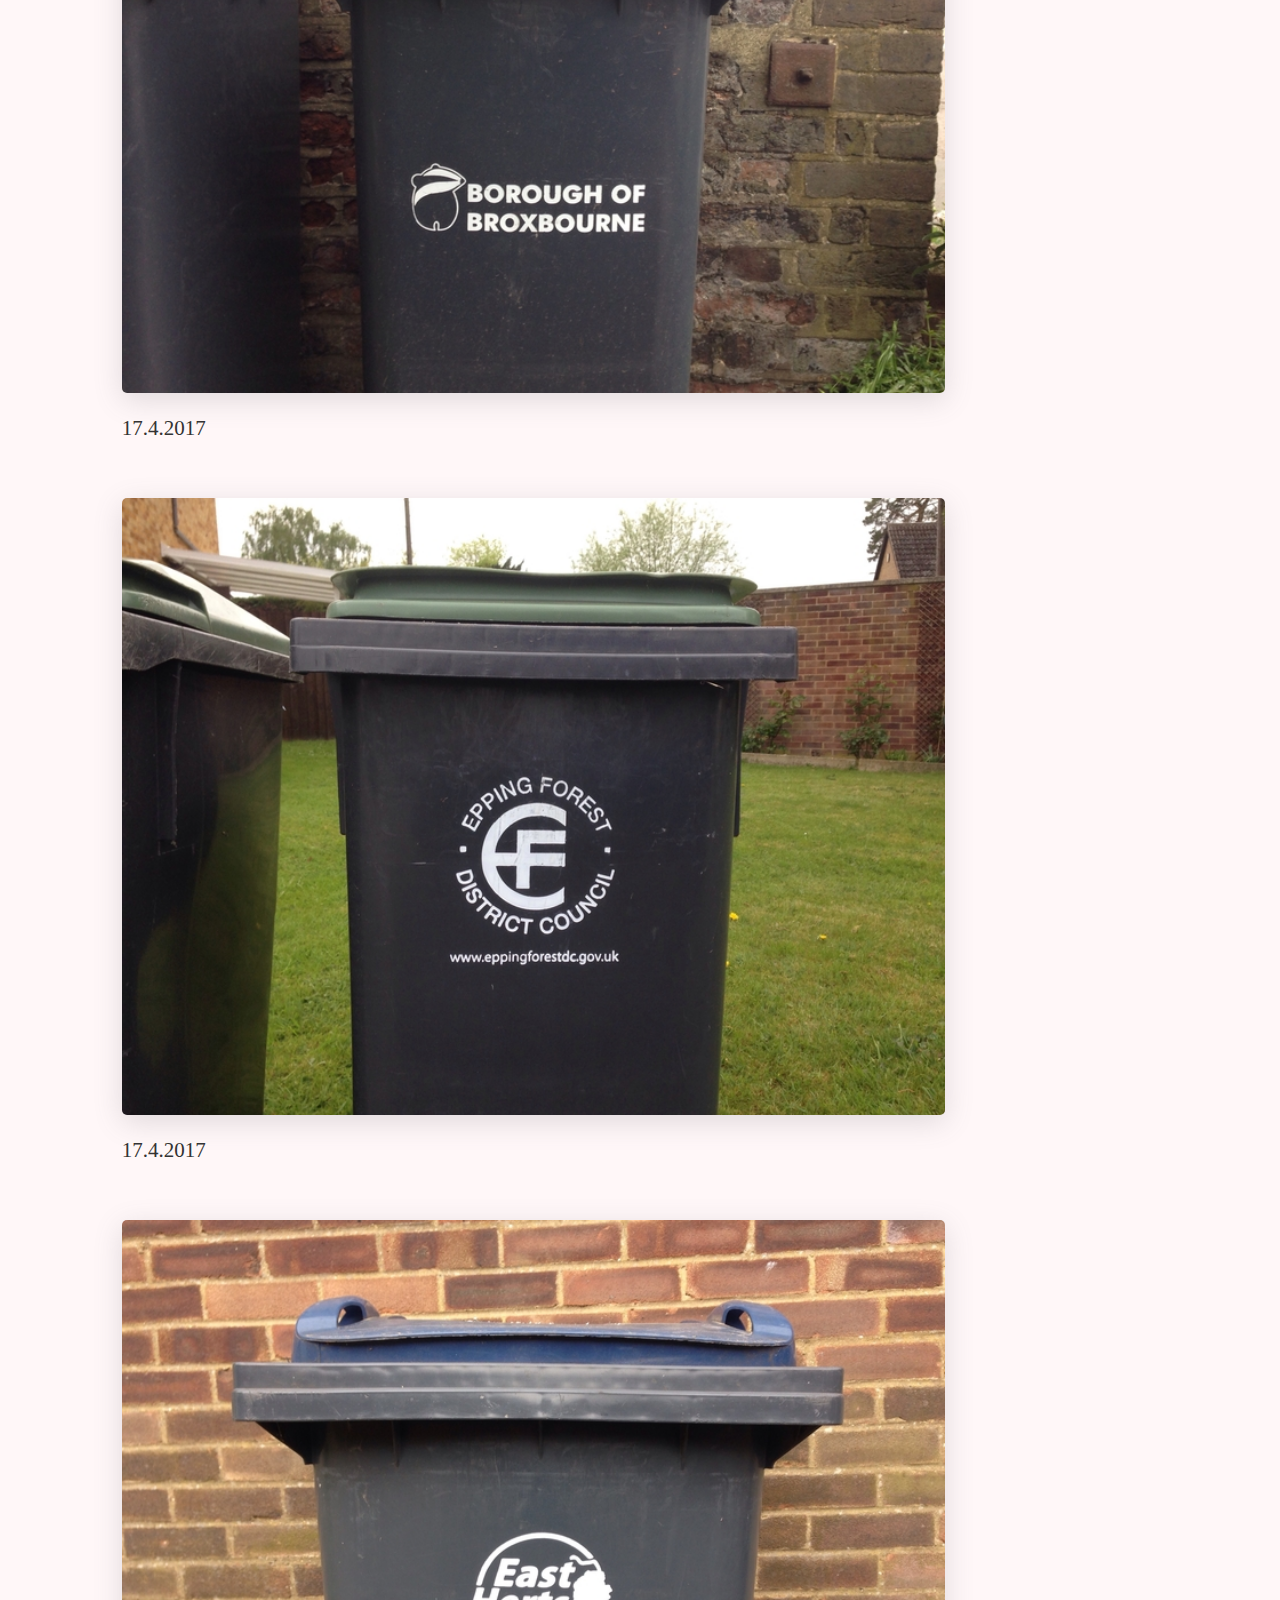
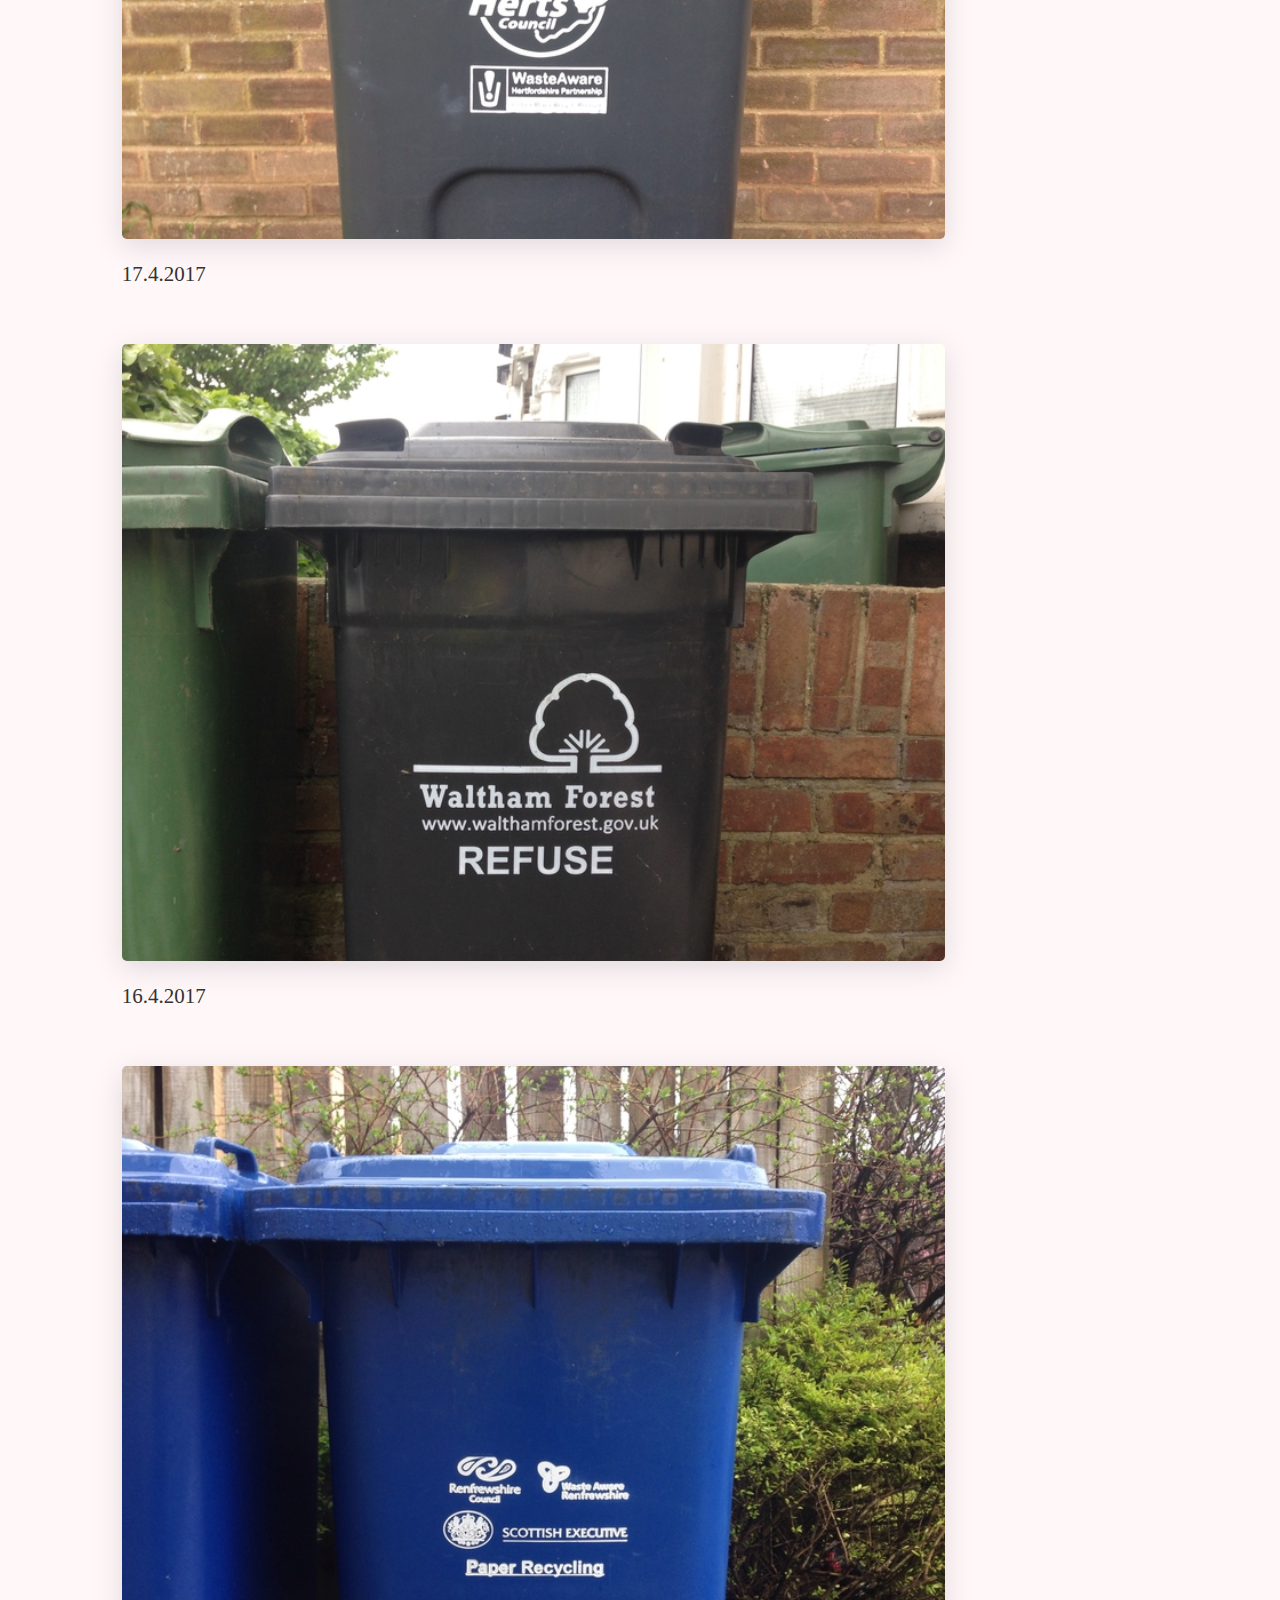
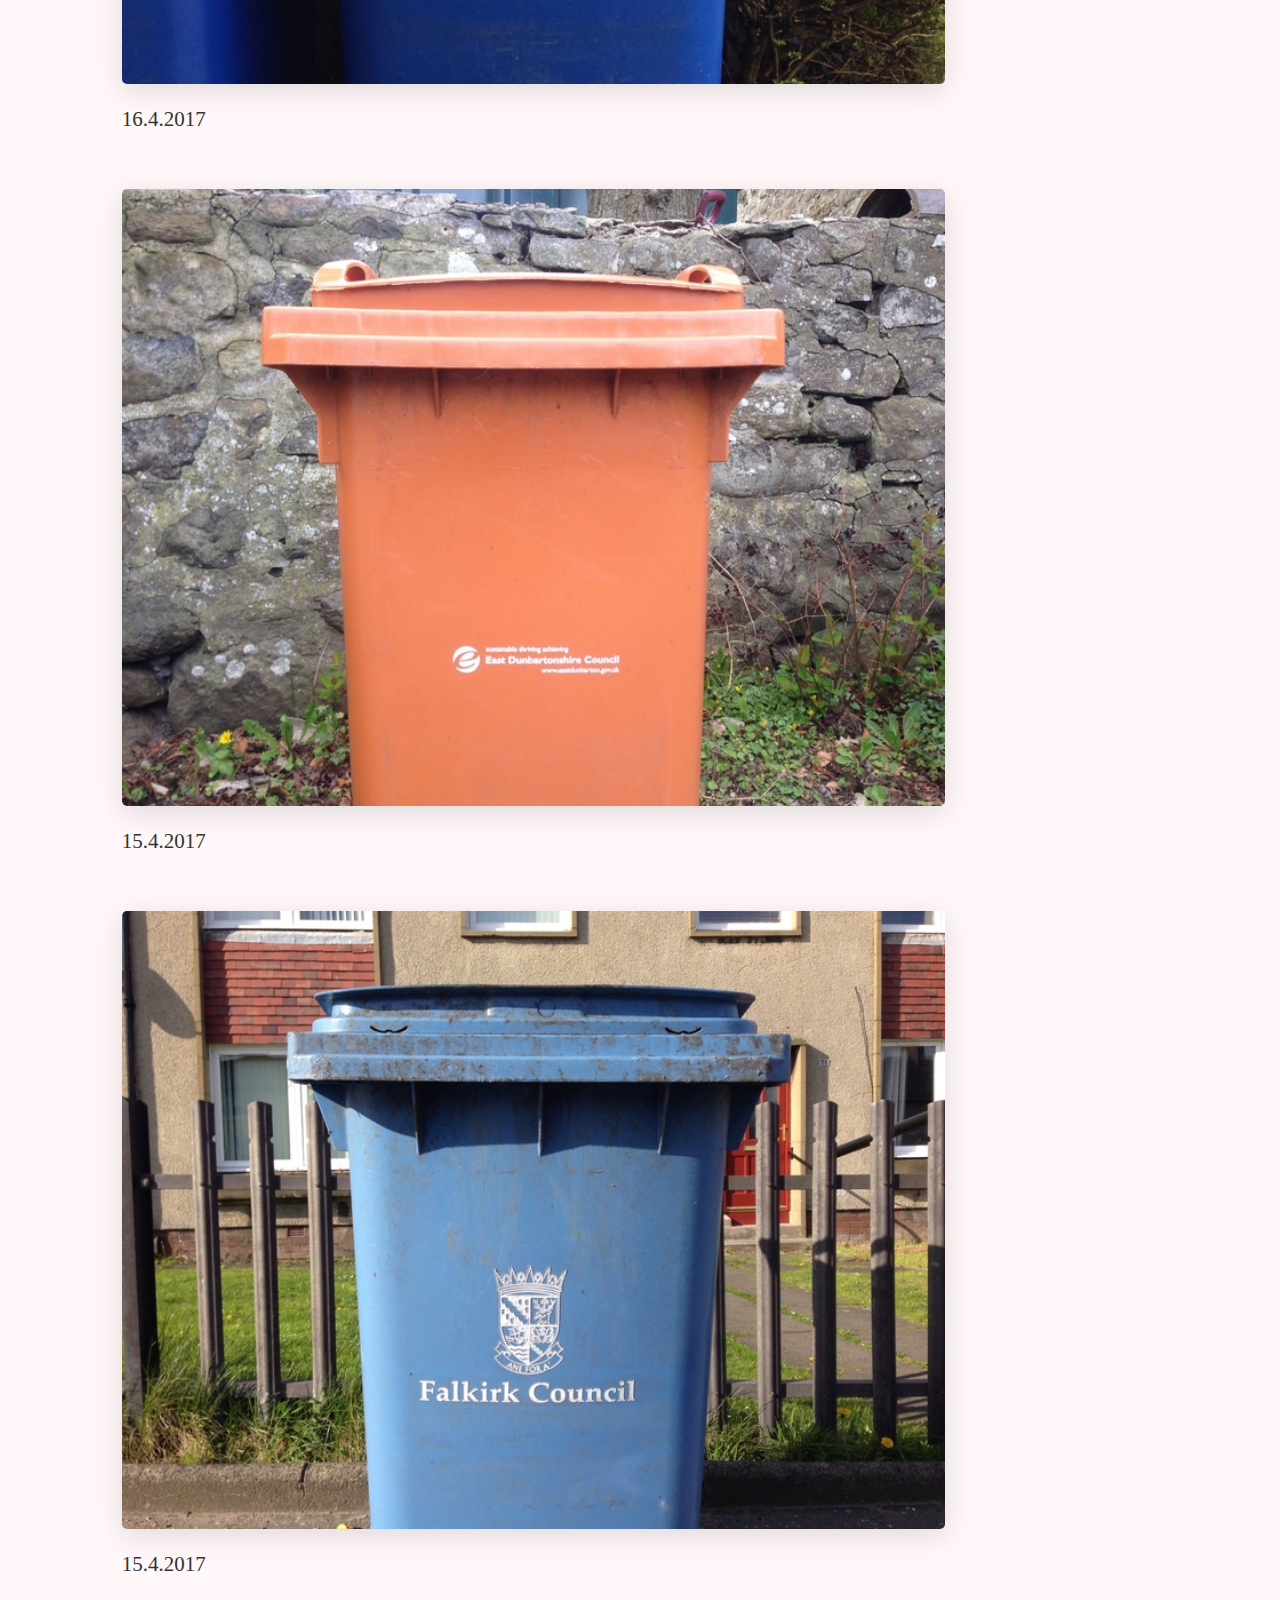
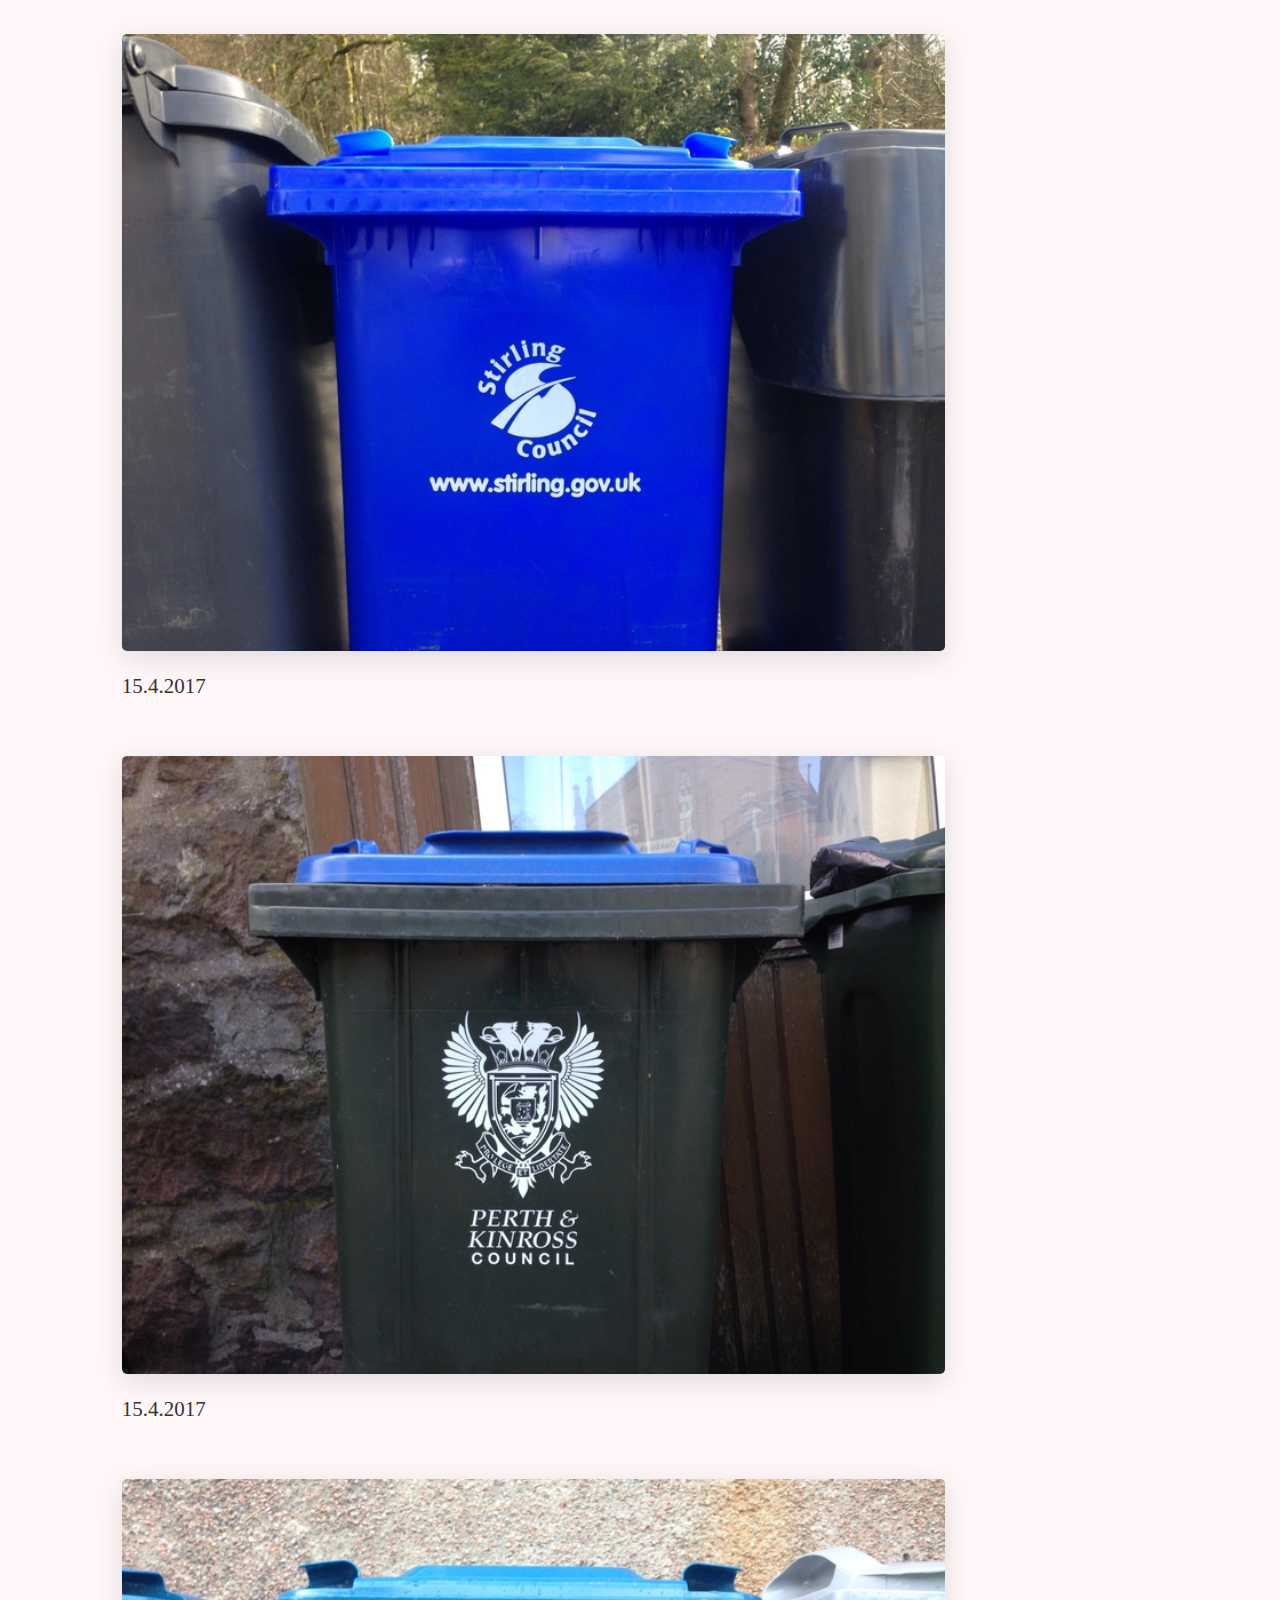
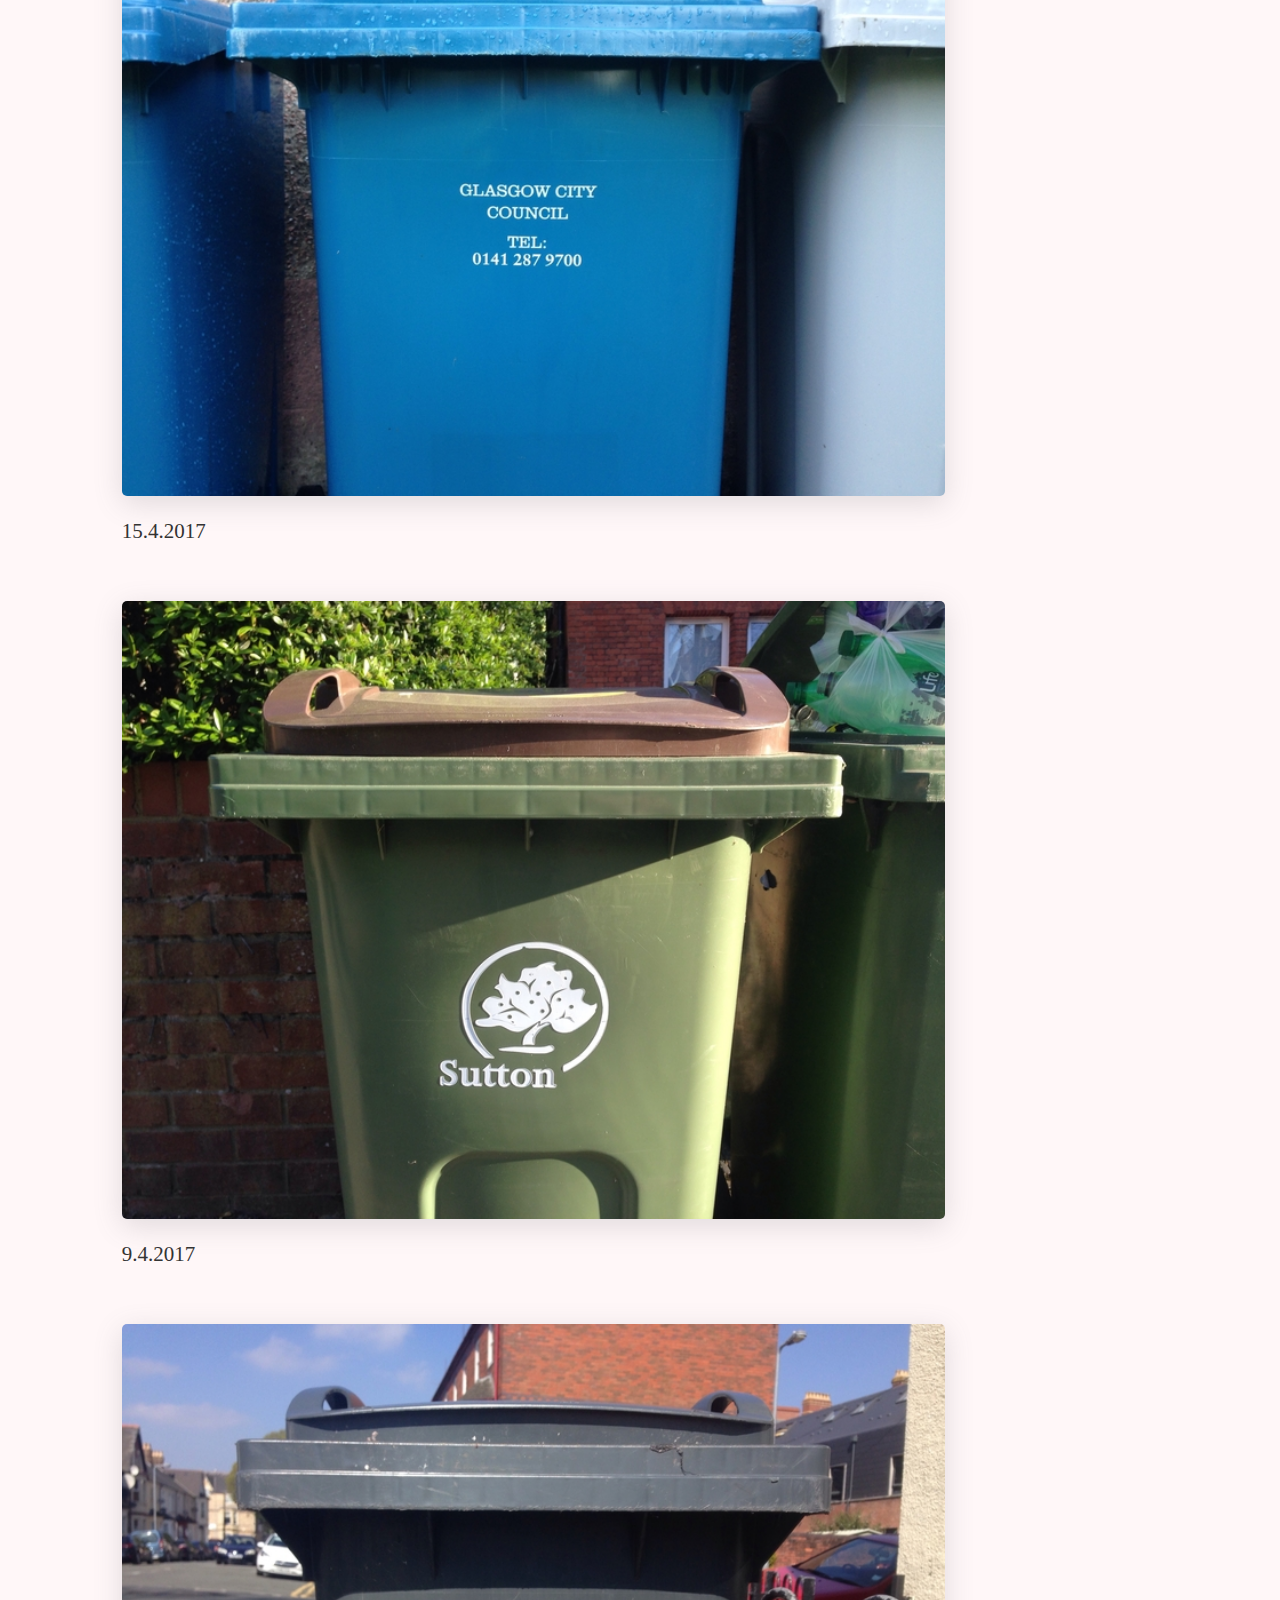
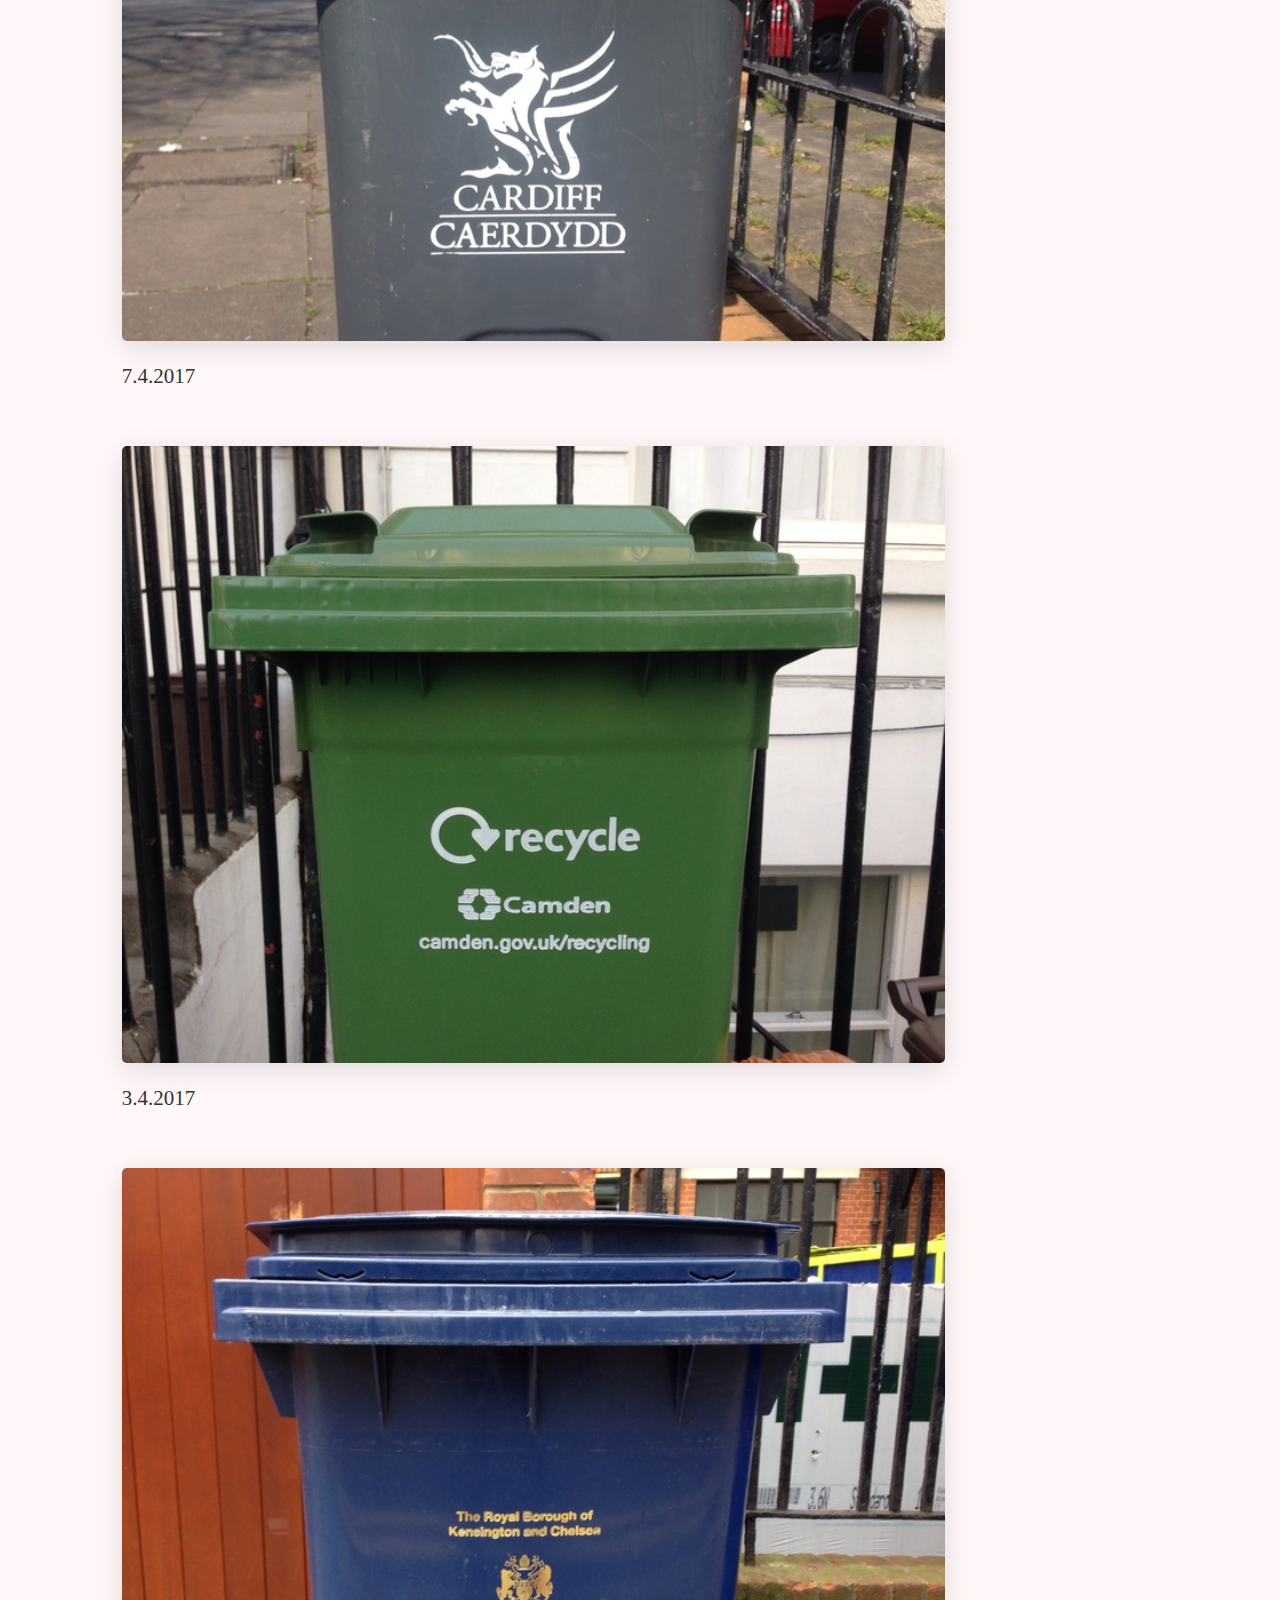
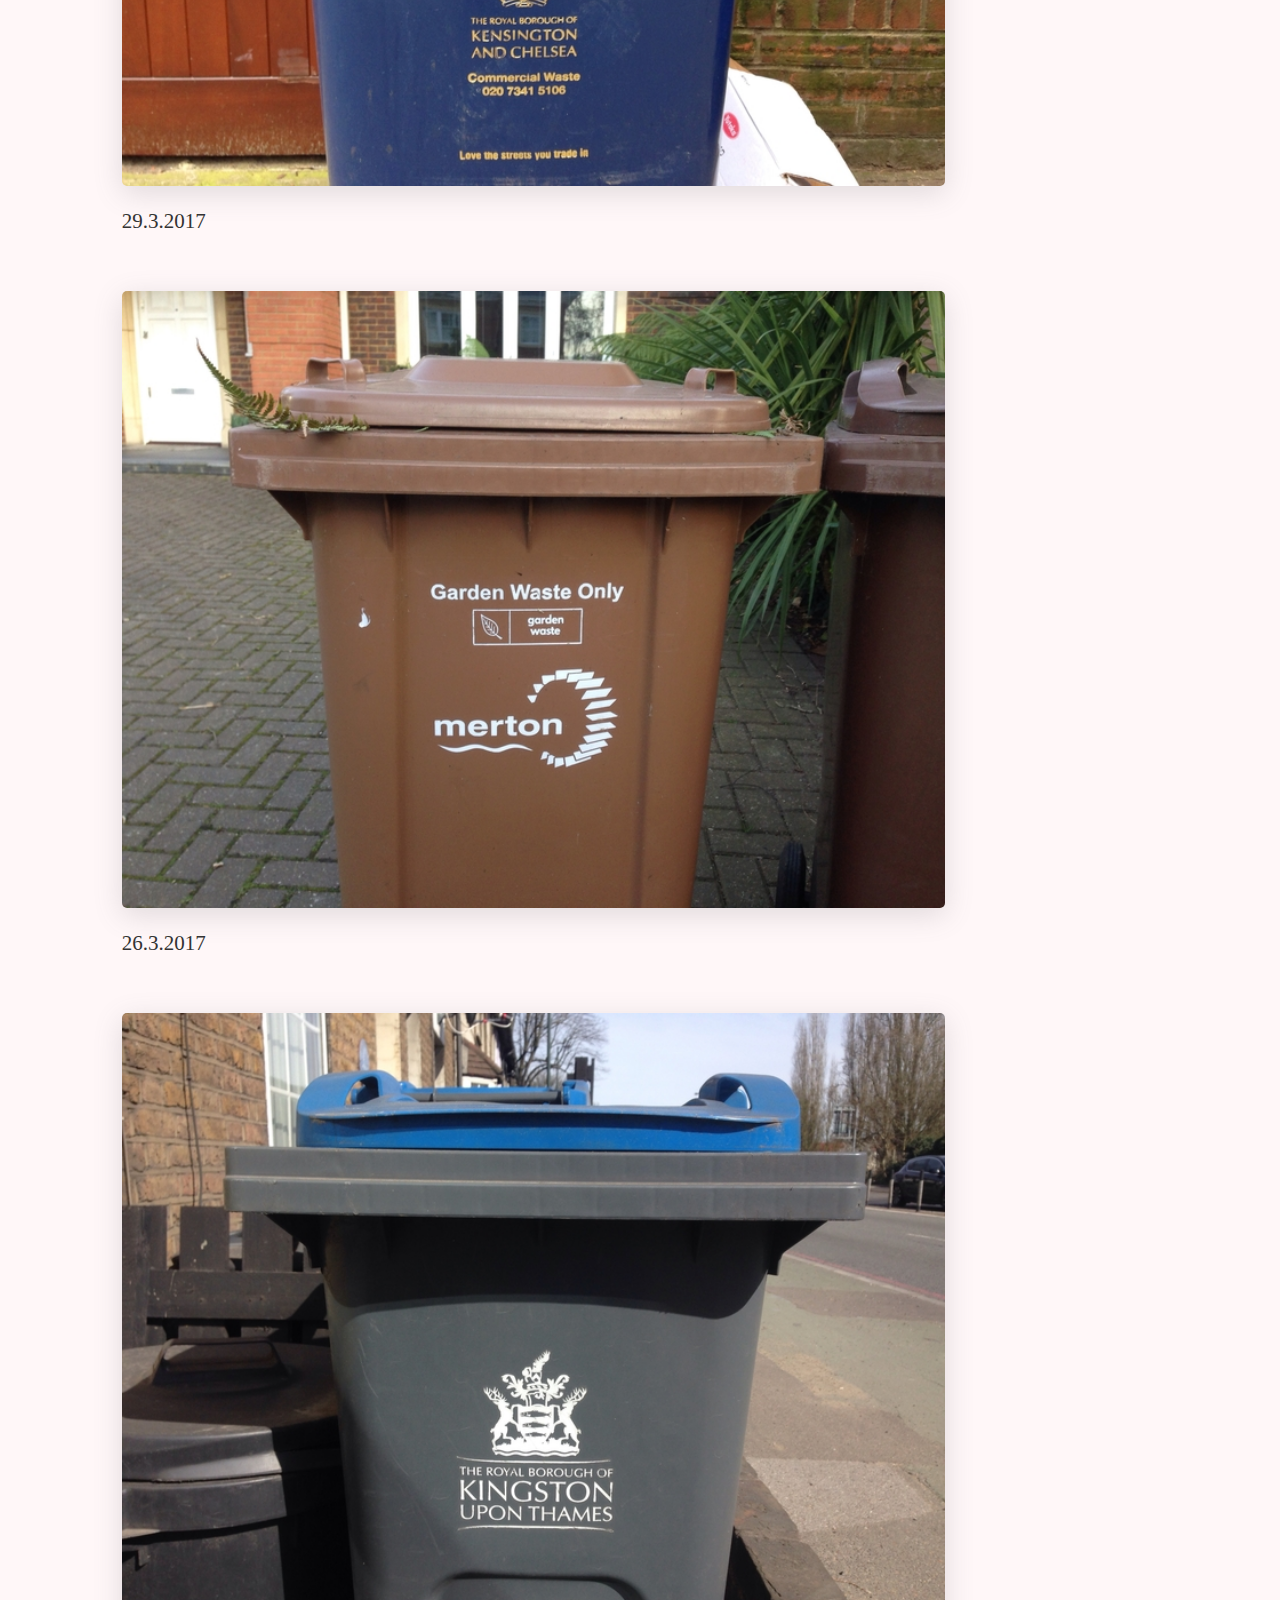
<file: govbins.html>
<!DOCTYPE html>
<html lang="en">
  <head>
    <meta charset="utf-8">
    <meta http-equiv="X-UA-Compatible" content="IE=edge">
    <meta name="viewport" content="width=device-width, initial-scale=1">
    <!-- The above 3 meta tags *must* come first in the head; any other head content must come *after* these tags -->
    <title>#govbins</title>

    <!-- Bootstrap -->
    <link href="css/bootstrap.min.css" rel="stylesheet">

    <!-- HTML5 shim and Respond.js for IE8 support of HTML5 elements and media queries -->
    <!-- WARNING: Respond.js doesn't work if you view the page via file:// -->
    <!--[if lt IE 9]>
      <script src="https://oss.maxcdn.com/html5shiv/3.7.2/html5shiv.min.js"></script>
      <script src="https://oss.maxcdn.com/respond/1.4.2/respond.min.js"></script>
    <![endif]-->
  </head>
  <body>
    
    <div class="jumbotron">
	    <div class="container-fluid">
		    	<div class="row">
					<div class="col-md-1"></div>
					<div class="col-md-7 col-lg-7">
						<p style="font-weight: 300; font-size: 30px;"><a href="index.html"><span style="text-decoration: none; color: #0000FF" class="me-on-internet">Harry Trimble</span></a></p>
			            <input type="text" id="search" class="search form-control img-responsive" placeholder="#govbins">
			            <br><br>
					</div>
		    	</div>
				
				<!-- not result -->
			    <div class="row warning no-result">
					<div class="col-md-1"></div>
					<div class="col-md-8 col-lg-8">
					<br>
				      <p id="zero-results"><i class="fa fa-warning"></i> Not in collection (yet)</p>
				    </div>
			    </div>

				<div class="row">
					<div class="col-md-1"></div>
					<div class="col-md-8 col-lg-8">

						<!-- search filter table -->	    	
						<table id="filter-table" class="table results">
						  <thead>
						  </thead>
						  <tbody>
						    <tr id="Harrow">
						      <td>
						      	<br><br>
						      	<img src="images/bins/Harrow.jpg" class="img-responsive" alt="Responsive image">
								<h2 id="council-name" data-local-authority-eng="HRW"></h2>
								<p>22.4.2017</p>
						      </td>
						    </tr>
						    <tr id="Brent">
						      <td>
						      	<br><br>
						      	<img src="images/bins/Brent.jpg" class="img-responsive" alt="Responsive image">
								<h2 id="council-name" data-local-authority-eng="BEN"></h2>
								<p>22.4.2017</p>
						      </td>
						    </tr>
						    <tr id="Barnet">
						      <td>
						      	<br><br>
						      	<img src="images/bins/Barnet.jpg" class="img-responsive" alt="Responsive image">
								<h2 id="council-name" data-local-authority-eng="BNE"></h2>
								<p>22.4.2017</p>
						      </td>
						    </tr>
						    <tr id="Northampton">
						      <td>
						      	<br><br>
						      	<img src="images/bins/Northampton.jpg" class="img-responsive" alt="Responsive image">
								<h2 id="council-name" data-local-authority-eng="NOR"></h2>
								<p>20.4.2017</p>
						      </td>
						    </tr>
						    <tr id="Leeds">
						      <td>
						      	<br><br>
						      	<img src="images/bins/Leeds.jpg" class="img-responsive" alt="Responsive image">
								<h2 id="council-name" data-local-authority-eng="LDS"></h2>
								<p>18.4.2017</p>
						      </td>
						    </tr>
						    <tr id="Enfield">
						      <td>
						      	<br><br>
						      	<img src="images/bins/Enfield.jpg" class="img-responsive" alt="Responsive image">
								<h2 id="council-name" data-local-authority-eng="ENF"></h2>
								<p>17.4.2017</p>
						      </td>
						    </tr>
						    <tr id="Broxbourne">
						      <td>
						      	<br><br>
						      	<img src="images/bins/Broxbourne.jpg" class="img-responsive" alt="Responsive image">
								<h2 id="council-name" data-local-authority-eng="BRX"></h2>
								<p>17.4.2017</p>
						      </td>
						    </tr>
						    <tr id="Epping-Forest">
						      <td>
						      	<br><br>
						      	<img src="images/bins/Epping-Forest.jpg" class="img-responsive" alt="Responsive image">
								<h2 id="council-name" data-local-authority-eng="EPP"></h2>
								<p>17.4.2017</p>
						      </td>
						    </tr>
						    <tr id="East-Hertfordshire">
						      <td>
						      	<br><br>
						      	<img src="images/bins/East-Hertfordshire.jpg" class="img-responsive" alt="Responsive image">
								<h2 id="council-name" data-local-authority-eng="EHE"></h2>
								<p>17.4.2017</p>
						      </td>
						    </tr>
						    <tr id="Waltham-Forest">
						      <td>
						      	<br><br>
						      	<img src="images/bins/Waltham-Forest.jpg" class="img-responsive" alt="Responsive image">
								<h2 id="council-name" data-local-authority-eng="WFT"></h2>
								<p>16.4.2017</p>
						      </td>
						    </tr>
						    <tr id="Renfrewshire">
						      <td>
						      	<br><br>
						      	<img src="images/bins/Renfrewshire.jpg" class="img-responsive" alt="Responsive image">
								<h2 id="council-name" data-local-authority-sct="RFW"></h2>
								<p>16.4.2017</p>
						      </td>
						    </tr>
						    <tr id="East-Dunbartonshire">
						      <td>
						      	<br><br>
						      	<img src="images/bins/East-Dunbartonshire.jpg" class="img-responsive" alt="Responsive image">
								<h2 id="council-name" data-local-authority-sct="EDU"></h2>
								<p>15.4.2017</p>
						      </td>
						    </tr>
						    <tr id="Falkirk">
						      <td>
						      	<br><br>
						      	<img src="images/bins/Falkirk.jpg" class="img-responsive" alt="Responsive image">
								<h2 id="council-name" data-local-authority-sct="FAL"></h2>
								<p>15.4.2017</p>
						      </td>
						    </tr>
						    <tr id="Stirling">
						      <td>
						      	<br><br>
						      	<img src="images/bins/Stirling.jpg" class="img-responsive" alt="Responsive image">
								<h2 id="council-name" data-local-authority-sct="STG"></h2>
								<p>15.4.2017</p>
						      </td>
						    </tr>
						    <tr id="Perth-and-Kinross">
						      <td>
						      	<br><br>
						      	<img src="images/bins/Perth-and-Kinross.jpg" class="img-responsive" alt="Responsive image">
								<h2 id="council-name" data-local-authority-sct="PKN"></h2>
								<p>15.4.2017</p>
						      </td>
						    </tr>
						    <tr id="Glasgow-City">
						      <td>
						      	<br><br>
						      	<img src="images/bins/Glasgow-City.jpg" class="img-responsive" alt="Responsive image">
								<h2 id="council-name" data-local-authority-sct="GLG"></h2>
								<p>15.4.2017</p>
						      </td>
						    </tr>
						    <tr id="Sutton">
						      <td>
						      	<br><br>
						      	<img src="images/bins/Sutton.jpg" class="img-responsive" alt="Responsive image">
								<h2 id="council-name" data-local-authority-eng="STN"></h2>
								<p>9.4.2017</p>
						      </td>
						    </tr>
						    <tr id="Cardiff">
						      <td>
						      	<br><br>
						      	<img src="images/bins/Cardiff.jpg" class="img-responsive" alt="Responsive image">
								<h2 id="council-name" data-local-authority-wls="CRF"></h2>
								<p>7.4.2017</p>
						      </td>
						    </tr>
						    <tr id="Camden">
						      <td>
						      	<br><br>
						      	<img src="images/bins/Camden.jpg" class="img-responsive" alt="Responsive image">
								<h2 id="council-name" data-local-authority-eng="CMD"></h2>
								<p>3.4.2017</p>
						      </td>
						    </tr>
						    <tr id="Kensington-and-Chelsea">
						      <td>
						      	<br><br>
						      	<img src="images/bins/Kensington-and-Chelsea.jpg" class="img-responsive" alt="Responsive image">
								<h2 id="council-name" data-local-authority-eng="KEC"></h2>
								<p>29.3.2017</p>
						      </td>
						    </tr>
						    <tr id="Merton">
						      <td>
						      	<br><br>
								<img src="images/bins/Merton.jpg" class="img-responsive" alt="Responsive image">
								<h2 id="council-name" data-local-authority-eng="MRT"></h2>
								<p>26.3.2017</p>
						      </td>
						    </tr>
						    <tr id="Kingston-upon-Thames">
						      <td>
						      	<br><br>
								<img src="images/bins/Kingston-upon-Thames.jpg" class="img-responsive" alt="Responsive image">
								<h2 id="council-name" data-local-authority-eng="KTT"></h2>
								<p>26.3.2017</p>
						      </td>
						    </tr>
						    <tr id="Hackney">
						      <td>
						      	<br><br>
								<img src="images/bins/Hackney.jpg" class="img-responsive" alt="Responsive image">
								<h2 id="council-name" data-local-authority-eng="HCK"></h2>
								<p>18.3.2017</p>
						      </td>
						    </tr>
						    <tr id="Islington">
						      <td>
						      	<br><br>
								<img src="images/bins/Islington.jpg" class="img-responsive" alt="Responsive image">
								<h2 id="council-name" data-local-authority-eng="ISL"></h2>
								<p>18.3.2017</p>
						      </td>
						    </tr>
						    <tr id="Westminster">
						      <td>
						      	<br><br>
								<img src="images/bins/Westminster.jpg" class="img-responsive" alt="Responsive image">
								<h2 id="council-name" data-local-authority-eng="WSM"></h2>
								<p>17.3.2017</p>
						      </td>
						    </tr>
						    <tr id="Newham">
						      <td>
						      	<br><br>
								<img src="images/bins/Newham.jpg" class="img-responsive" alt="Responsive image">
								<h2 id="council-name" data-local-authority-eng="NWM"></h2>
								<p>12.3.2017</p>
						      </td>
						    </tr>
						    <tr id="Tower-Hamlets">
						      <td>
						      	<br><br>
								<img src="images/bins/Tower-Hamlets.jpg" class="img-responsive" alt="Responsive image">
								<h2 id="council-name" data-local-authority-eng="TWH"></h2>
								<p>12.3.2017</p>
						      </td>
						    </tr>
						    <tr id="Greenwich">
						      <td>
						      	<br><br>
								<img src="images/bins/Greenwich.jpg" class="img-responsive" alt="Responsive image">
								<h2 id="council-name" data-local-authority-eng="GRE"></h2>
								<p>12.3.2017</p>
						      </td>
						    </tr>
						    <tr id="Croydon">
						      <td>
						      	<br><br>
								<img src="images/bins/Croydon.jpg" class="img-responsive" alt="Responsive image">
								<h2 id="council-name" data-local-authority-eng="CRY"></h2>
								<p>12.3.2017</p>
						      </td>
						    </tr>
						    <tr id="Bromley">
						      <td>
						      	<br><br>
								<img src="images/bins/Bromley.jpg" class="img-responsive" alt="Responsive image">
								<h2 id="council-name" data-local-authority-eng="BRY"></h2>
								<p>12.3.2017</p>
						      </td>
						    </tr>
						    <tr id="Hounslow">
						      <td>
						      	<br><br>
								<img src="images/bins/Hounslow.jpg" class="img-responsive" alt="Responsive image">
								<h2 id="council-name" data-local-authority-eng="HNS"></h2>
								<p>19.2.2017</p>
						      </td>
						    </tr>
						    <tr id="Medway">
						      <td>
						      	<br><br>
								<img src="images/bins/Medway.jpg" class="img-responsive" alt="Responsive image">
								<h2 id="council-name" data-local-authority-eng="MDW"></h2>
								<p>18.1.2017</p>
						      </td>
						    </tr>
						    <tr id="Lewisham">
						      <td>
						      	<br><br>
								<img src="images/bins/Lewisham.jpg" class="img-responsive" alt="Responsive image">
								<h2 id="council-name" data-local-authority-eng="LEW"></h2>
								<p>18.1.2017</p>
						      </td>
						    </tr>
						    <tr id="Lambeth">
						      <td>
						      	<br><br>
								<img src="images/bins/Lambeth.jpg" class="img-responsive" alt="Responsive image">
								<h2 id="council-name" data-local-authority-eng="LBH"></h2>
								<p>31.12.2016</p>
						      </td>
						    </tr>
						    <tr id="South-Lakeland">
						      <td>
						      	<br><br>
								<img src="images/bins/South-Lakeland.jpg" class="img-responsive" alt="Responsive image">
								<h2 id="council-name" data-local-authority-eng="SLA"></h2>
								<p>20.12.2016</p>
						      </td>
						    </tr>
						    <tr id="Haringey">
						      <td>
						      	<br><br>
								<img src="images/bins/Haringey.jpg" class="img-responsive" alt="Responsive image">
								<h2 id="council-name" data-local-authority-eng="HRY"></h2>
								<p>13.12.2016</p>
						      </td>
						    </tr>
						    <tr id="Ealing">
						      <td>
						      	<br><br>
								<img src="images/bins/Ealing.jpg" class="img-responsive" alt="Responsive image">
								<h2 id="council-name" data-local-authority-eng="EAL"></h2>
								<p>2.12.2016</p>
						      </td>
						    </tr>
						    <tr id="Richmond-upon-Thames">
						      <td>
						      	<br><br>
								<img src="images/bins/Richmond-upon-Thames.jpg" class="img-responsive" alt="Responsive image">
								<h2 id="council-name" data-local-authority-eng="RIC"></h2>
								<p>30.11.2016</p>
						      </td>
						    </tr>
						    <tr id="Southwark">
						      <td>
						      	<br><br>
								<img src="images/bins/Southwark.jpg" class="img-responsive" alt="Responsive image">
								<h2 id="council-name" data-local-authority-eng="SWK"></h2>
								<p>19.11.2016</p>
						      </td>
						    </tr>
						  </tbody>
						</table>
					</div>
				</div>
											
	    </div>
	</div>

	<div class="jumbotron">
		<div class="container-fluid">
			<div class="row">
				<div class="col-md-1"></div>
					<div class="col-md-9">
		<p><a href="things"><span class="me-on-internet">Things</span></a> I've worked on</p>
		<p><a href="words"><span class="me-on-internet">Words</span></a> I've written</p>
		<p><a href="books"><span class="me-on-internet">Books</span></a> I like</p>
		<p><a href="podcasts"><span class="me-on-internet">Podcasts</span></a> I listen to</p>
		<p>Other places <a href="https://twitter.com/HarryTrimble" target="_blank"><span class="me-on-internet">Twitter</span></a>, <a href="https://uk.linkedin.com/pub/harry-trimble/38/b3a/b23" target="_blank"><span class="me-on-internet">LinkedIn</span></a>, <a href="https://github.com/HarryTrimble?tab=repositories" target="_blank"><span class="me-on-internet">GitHub</span></a></p>
					</div>
			</div>
		</div>
	</div>

    <!-- jQuery (necessary for Bootstrap's JavaScript plugins) -->
    <script src="https://ajax.googleapis.com/ajax/libs/jquery/1.11.3/jquery.min.js"></script>
    <!-- Include all compiled plugins (below), or include individual files as needed -->
    <script src="js/bootstrap.min.js"></script>

	<!-- search filter script from https://codepen.io/adobewordpress/pen/gbewLV -->
	<script>
		$(document).ready(function() {
		  $(".search").keyup(function () {
		    var searchTerm = $(".search").val();
		    var listItem = $('.results tbody').children('tr');
		    var searchSplit = searchTerm.replace(/ /g, "'):containsi('")
		    
		  $.extend($.expr[':'], {'containsi': function(elem, i, match, array){
		        return (elem.textContent || elem.innerText || '').toLowerCase().indexOf((match[3] || "").toLowerCase()) >= 0;
		    }
		  });
		    
		  $(".results tbody tr").not(":containsi('" + searchSplit + "')").each(function(e){
		    $(this).attr('visible','false');
		  });

		  $(".results tbody tr:containsi('" + searchSplit + "')").each(function(e){
		    $(this).attr('visible','true');
		  });

		  var jobCount = $('.results tbody tr[visible="true"]').length;
		    $('.counter').text(jobCount + ' item');

		  if(jobCount == '0') {$('.no-result').show();}
		    else {$('.no-result').hide();}
				  });
		});
	</script>

	<!-- API: local authority ENGLAND register -->
	<script>

		$(document).ready(function(){
			$.get('https://local-authority-eng.register.gov.uk/records.json?page-size=500', function (results) {
				// console.log(result)
				for (var localAuthorityCode in results) {
					console.log(results[localAuthorityCode])
					$('[data-local-authority-eng="'+localAuthorityCode+'"]').html(results[localAuthorityCode]['item'][0]['name'])
				}
			})
		})

	</script>

	<!-- API: local authority SCOTLAND register -->
	<script>

		$(document).ready(function(){
			$.get('https://local-authority-sct.alpha.openregister.org/records.json?page-size=500', function (results) {
				// console.log(result)
				for (var localAuthorityCode in results) {
					console.log(results[localAuthorityCode])
					$('[data-local-authority-sct="'+localAuthorityCode+'"]').html(results[localAuthorityCode]['item'][0]['name'])
				}
			})
		})

	</script>

	<!-- API: local authority WALES register -->
	<script>

		$(document).ready(function(){
			$.get('https://local-authority-wls.discovery.openregister.org/records.json?page-size=500', function (results) {
				// console.log(result)
				for (var localAuthorityCode in results) {
					console.log(results[localAuthorityCode])
					$('[data-local-authority-wls="'+localAuthorityCode+'"]').html(results[localAuthorityCode]['item'][0]['name'])
				}
			})
		})

	</script>


  </body>


</html>
</file>
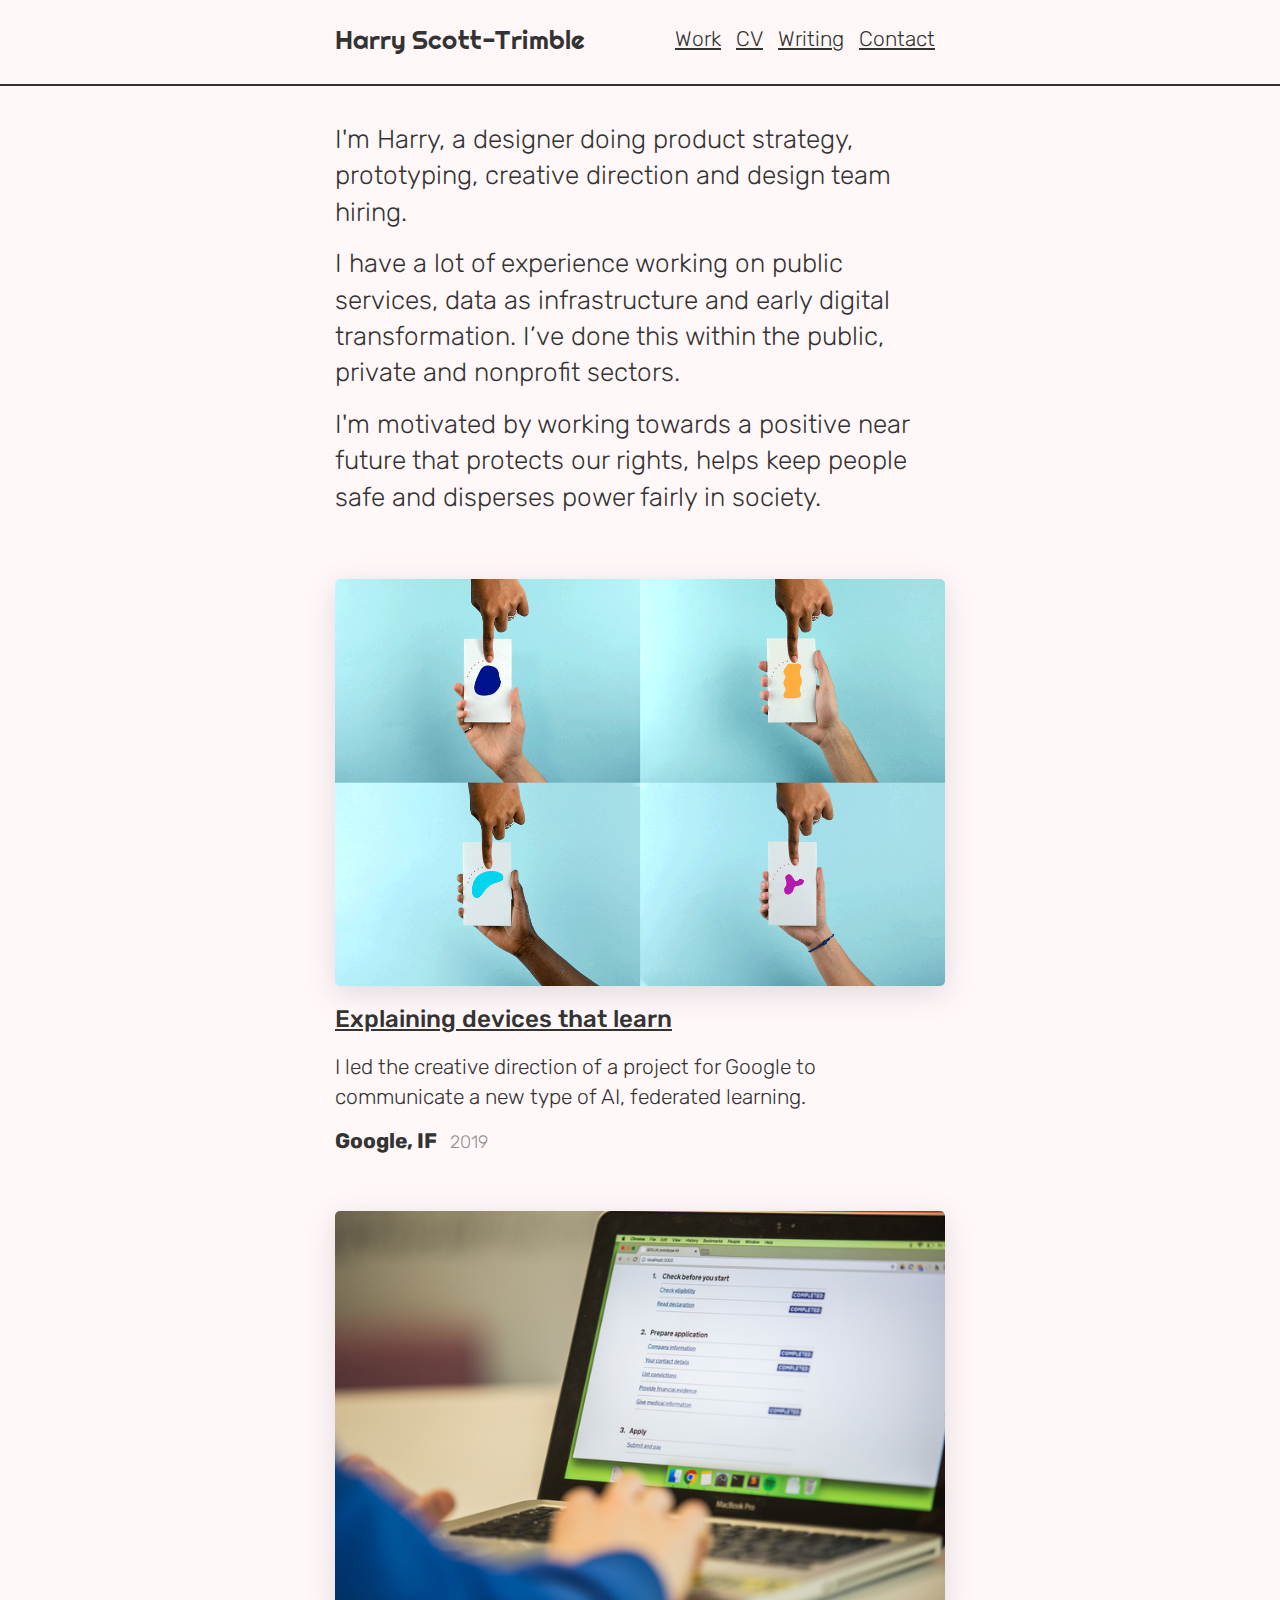
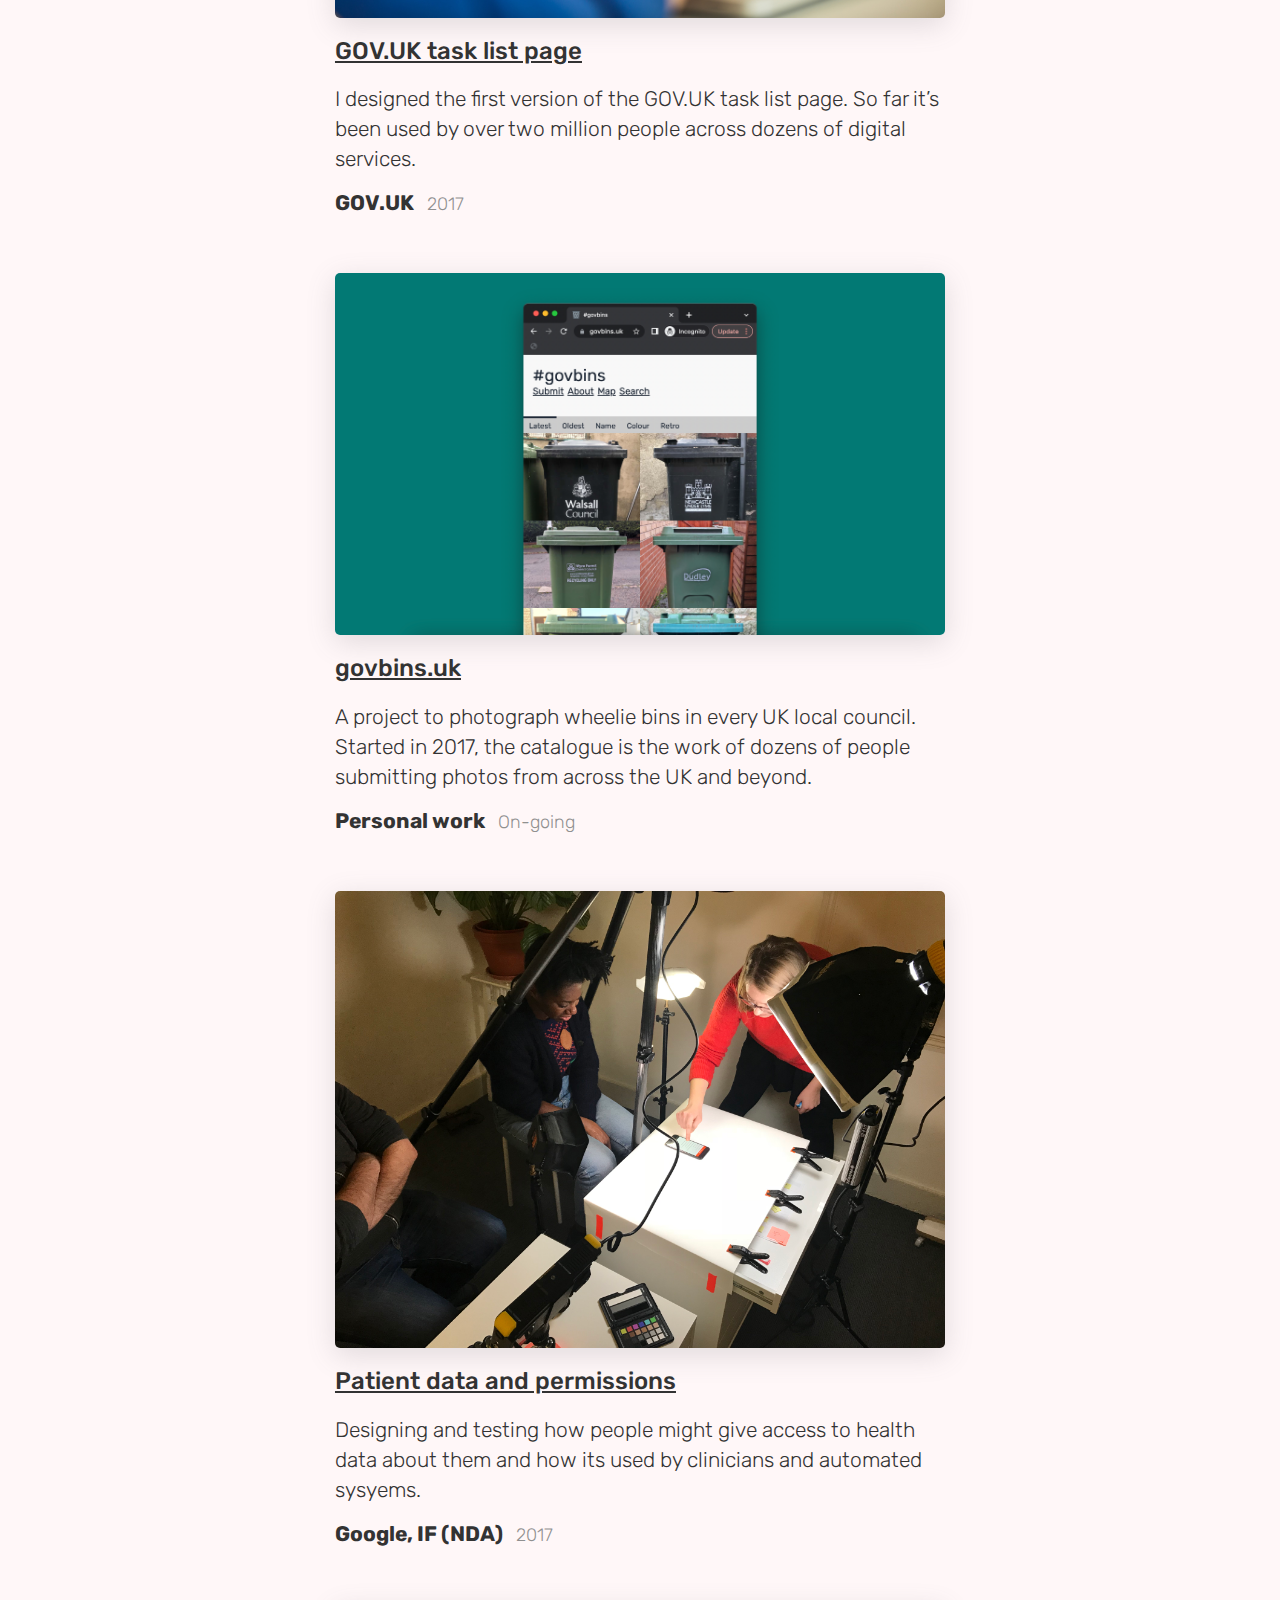
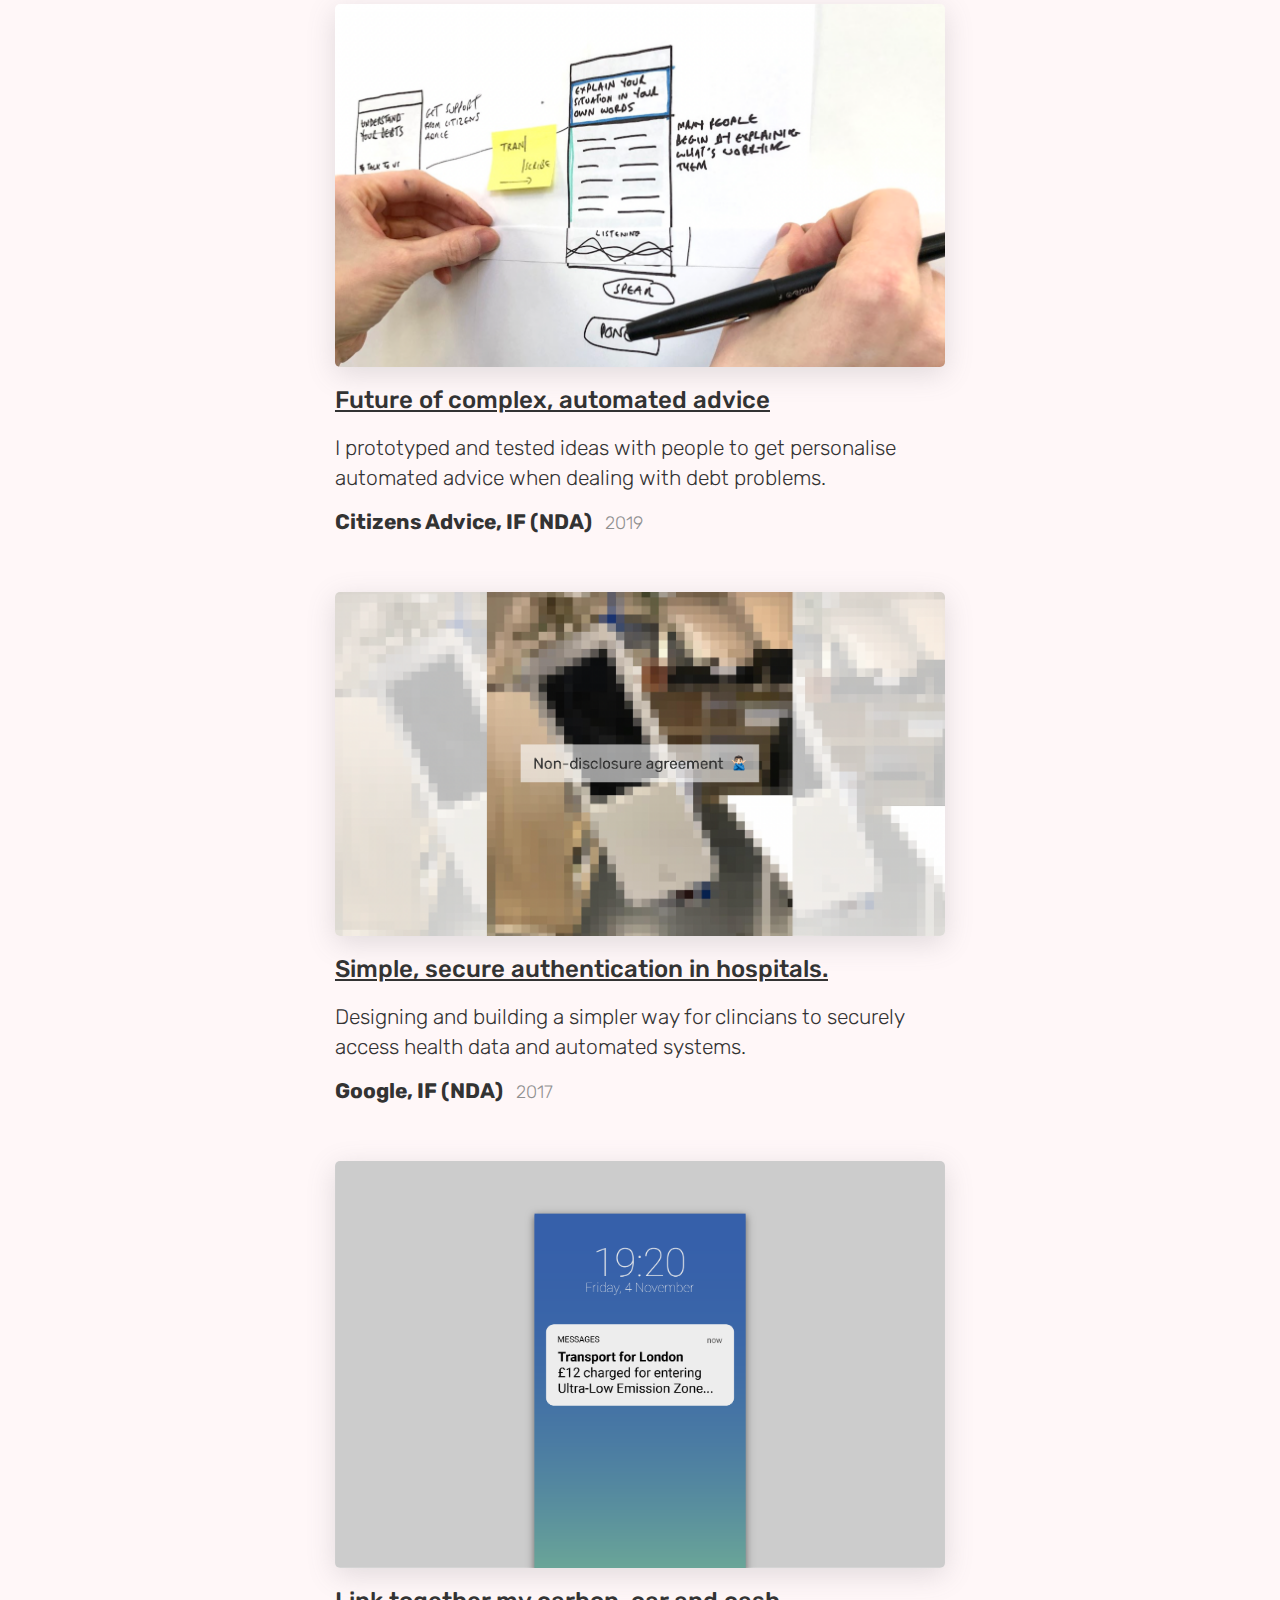
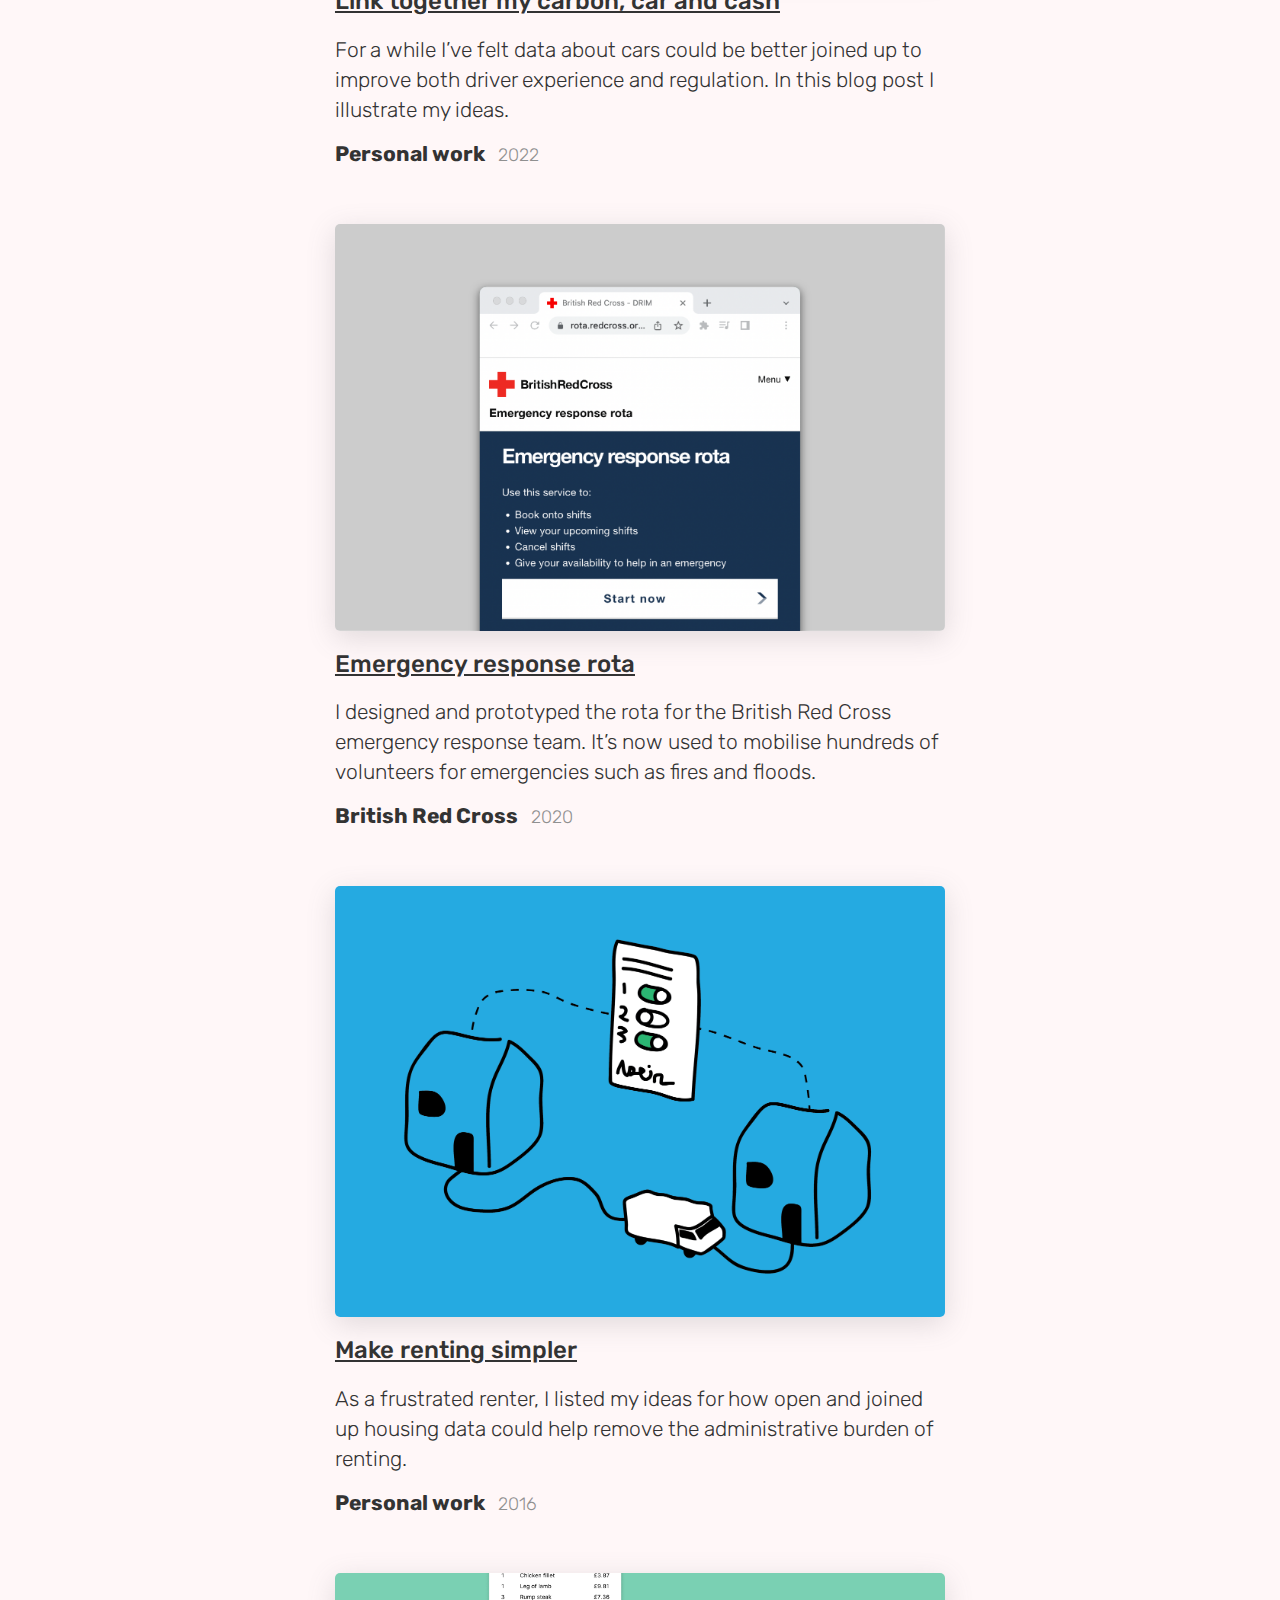
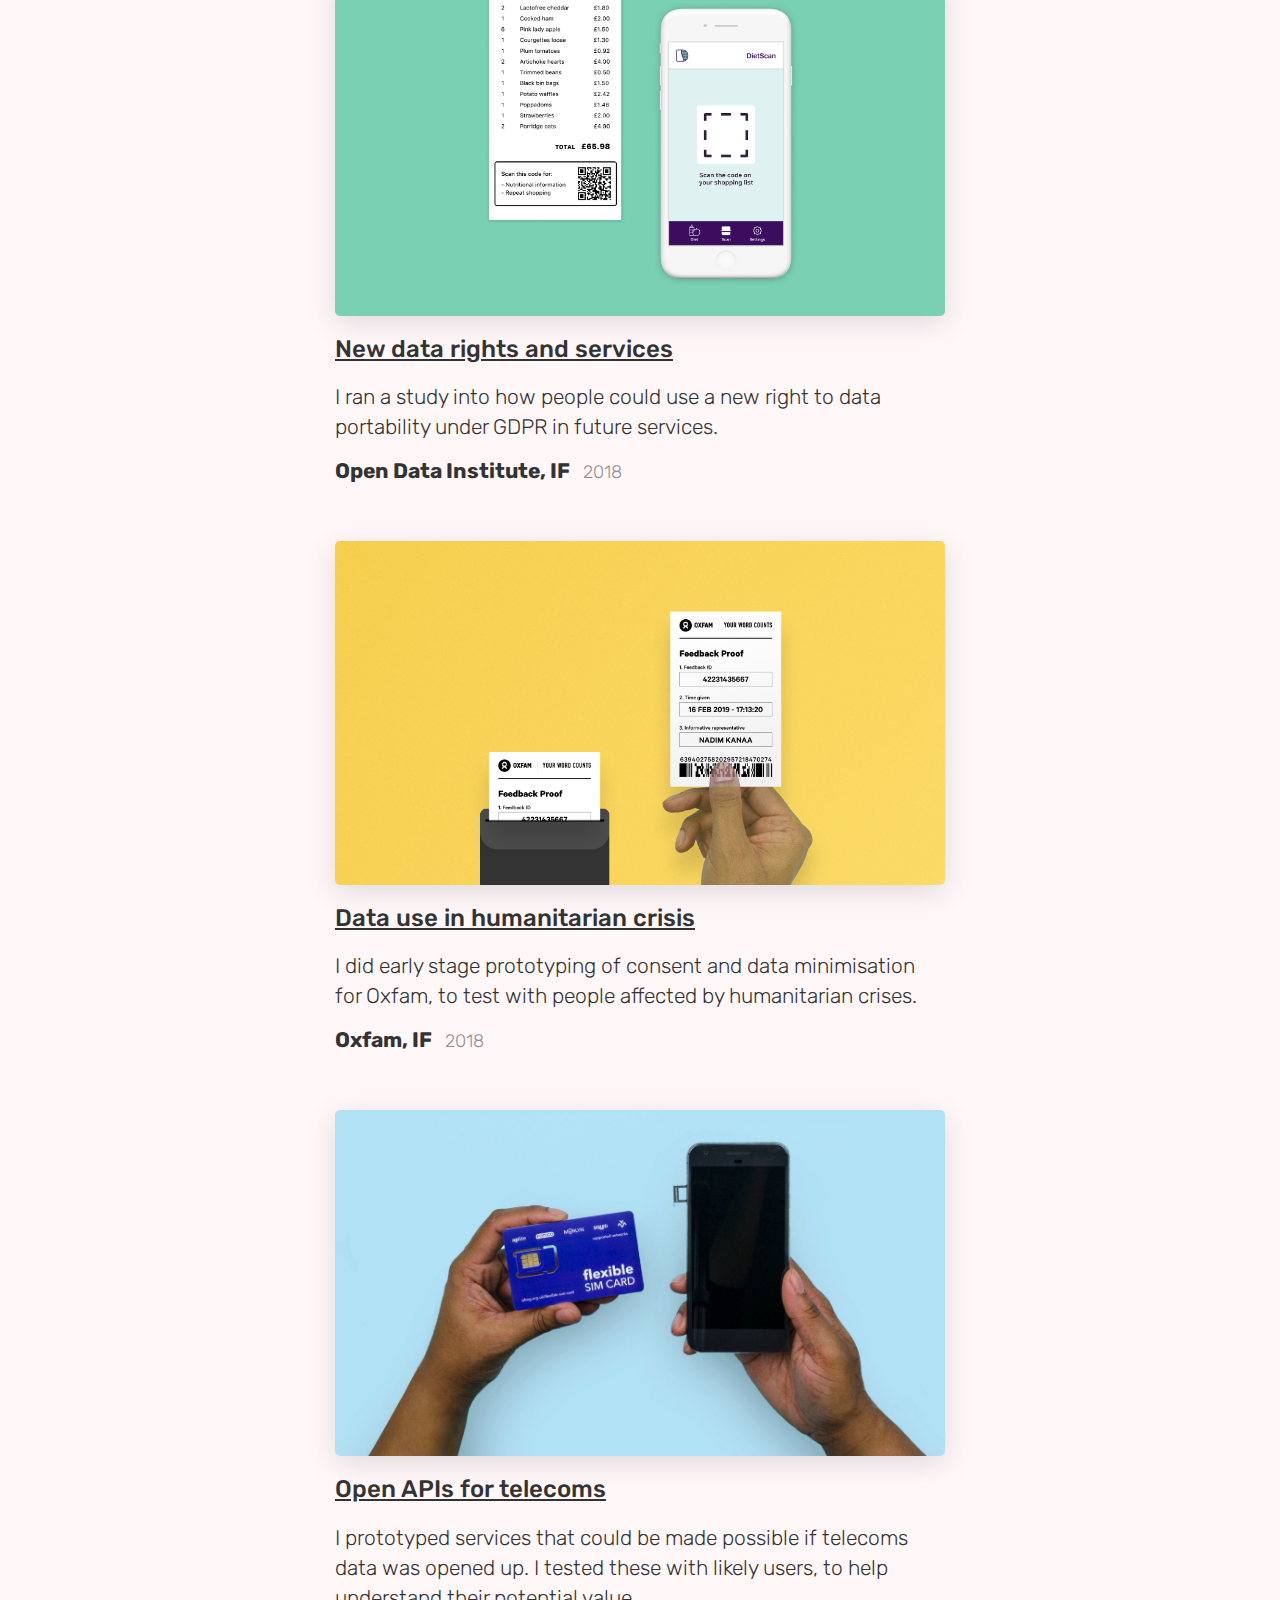
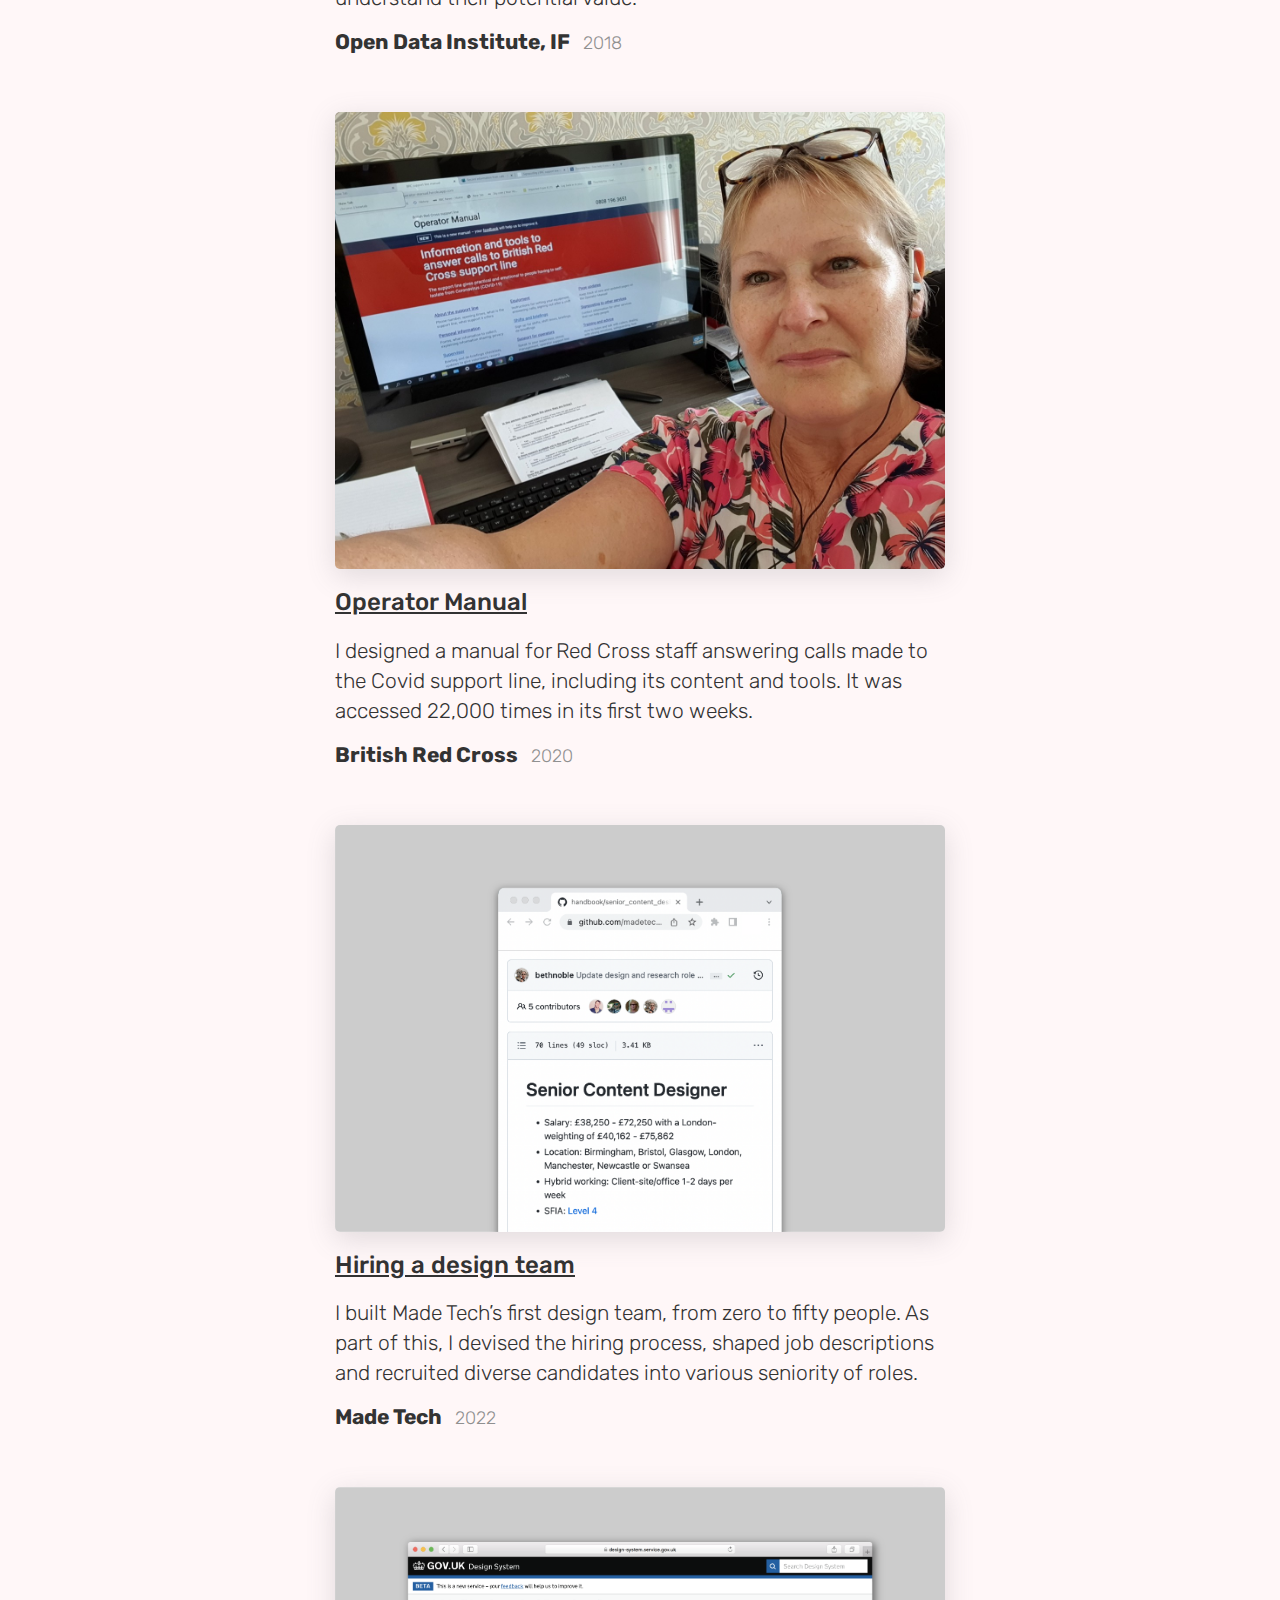
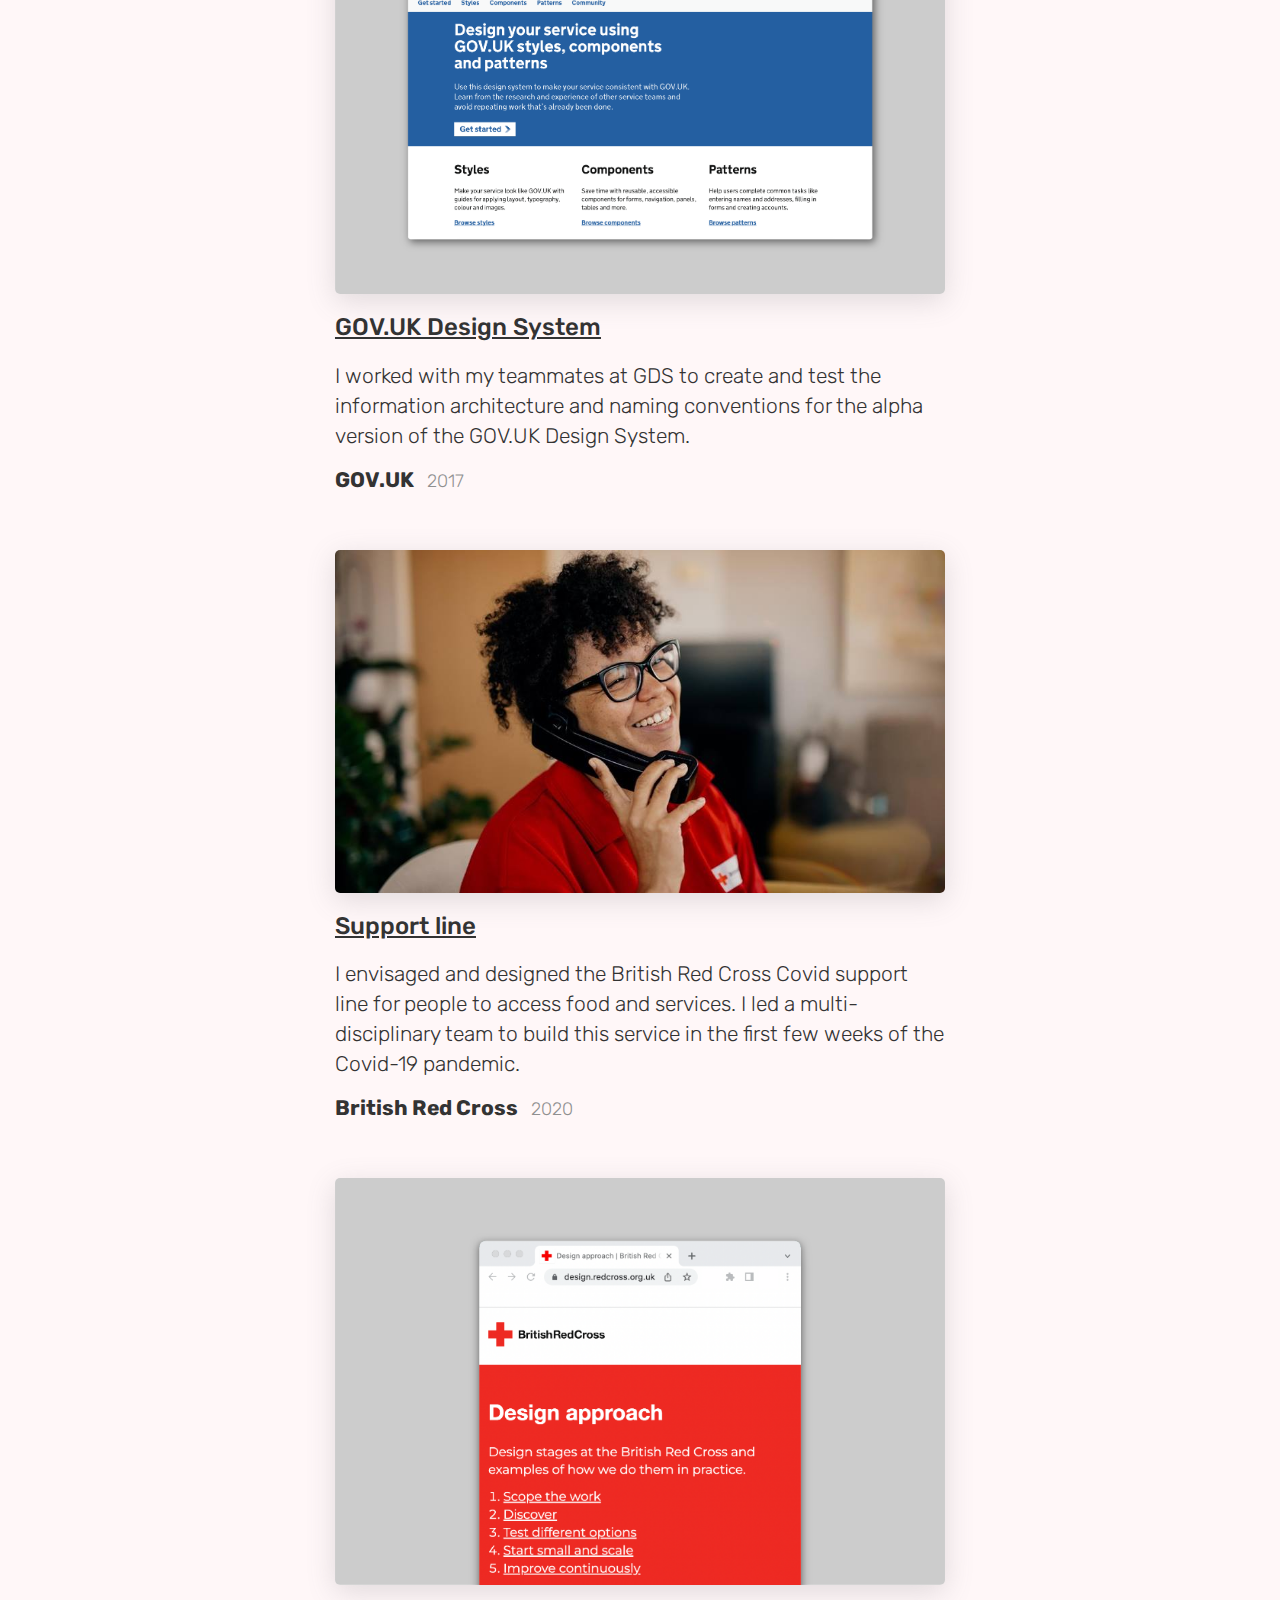
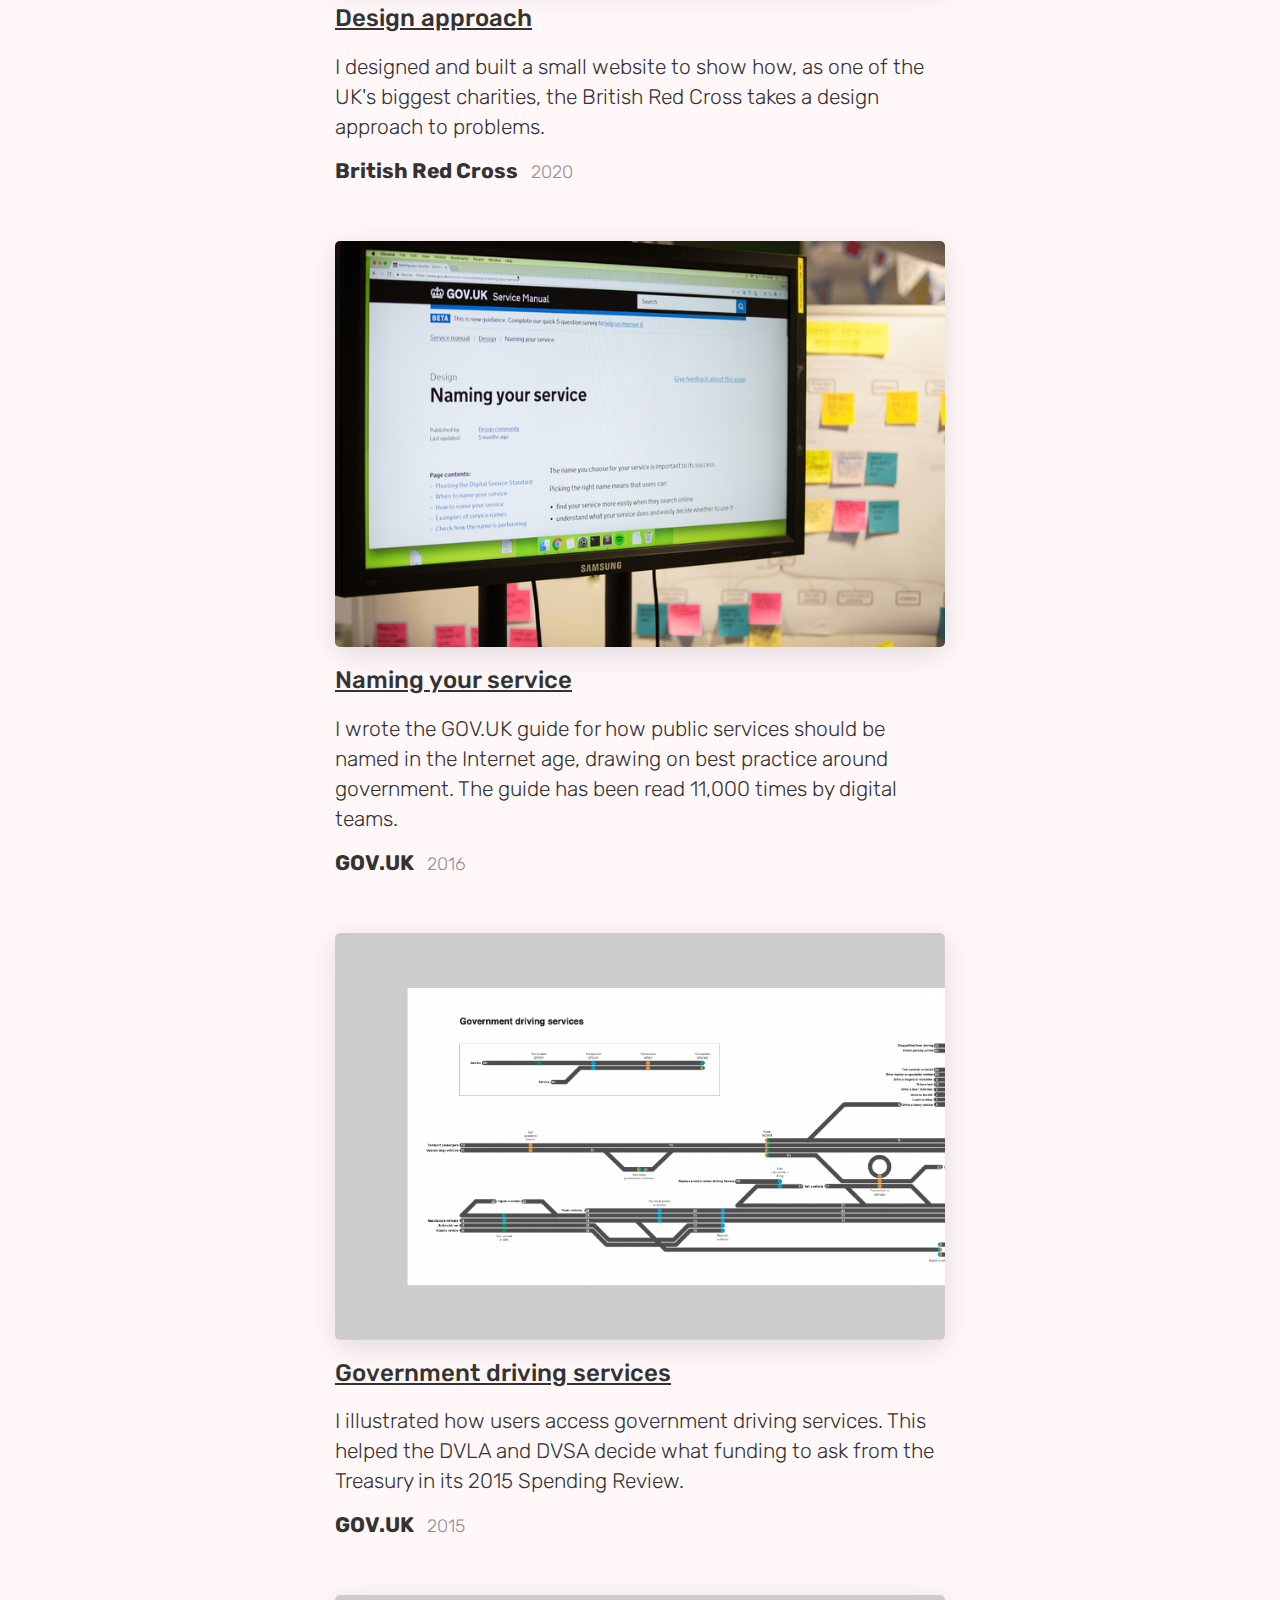
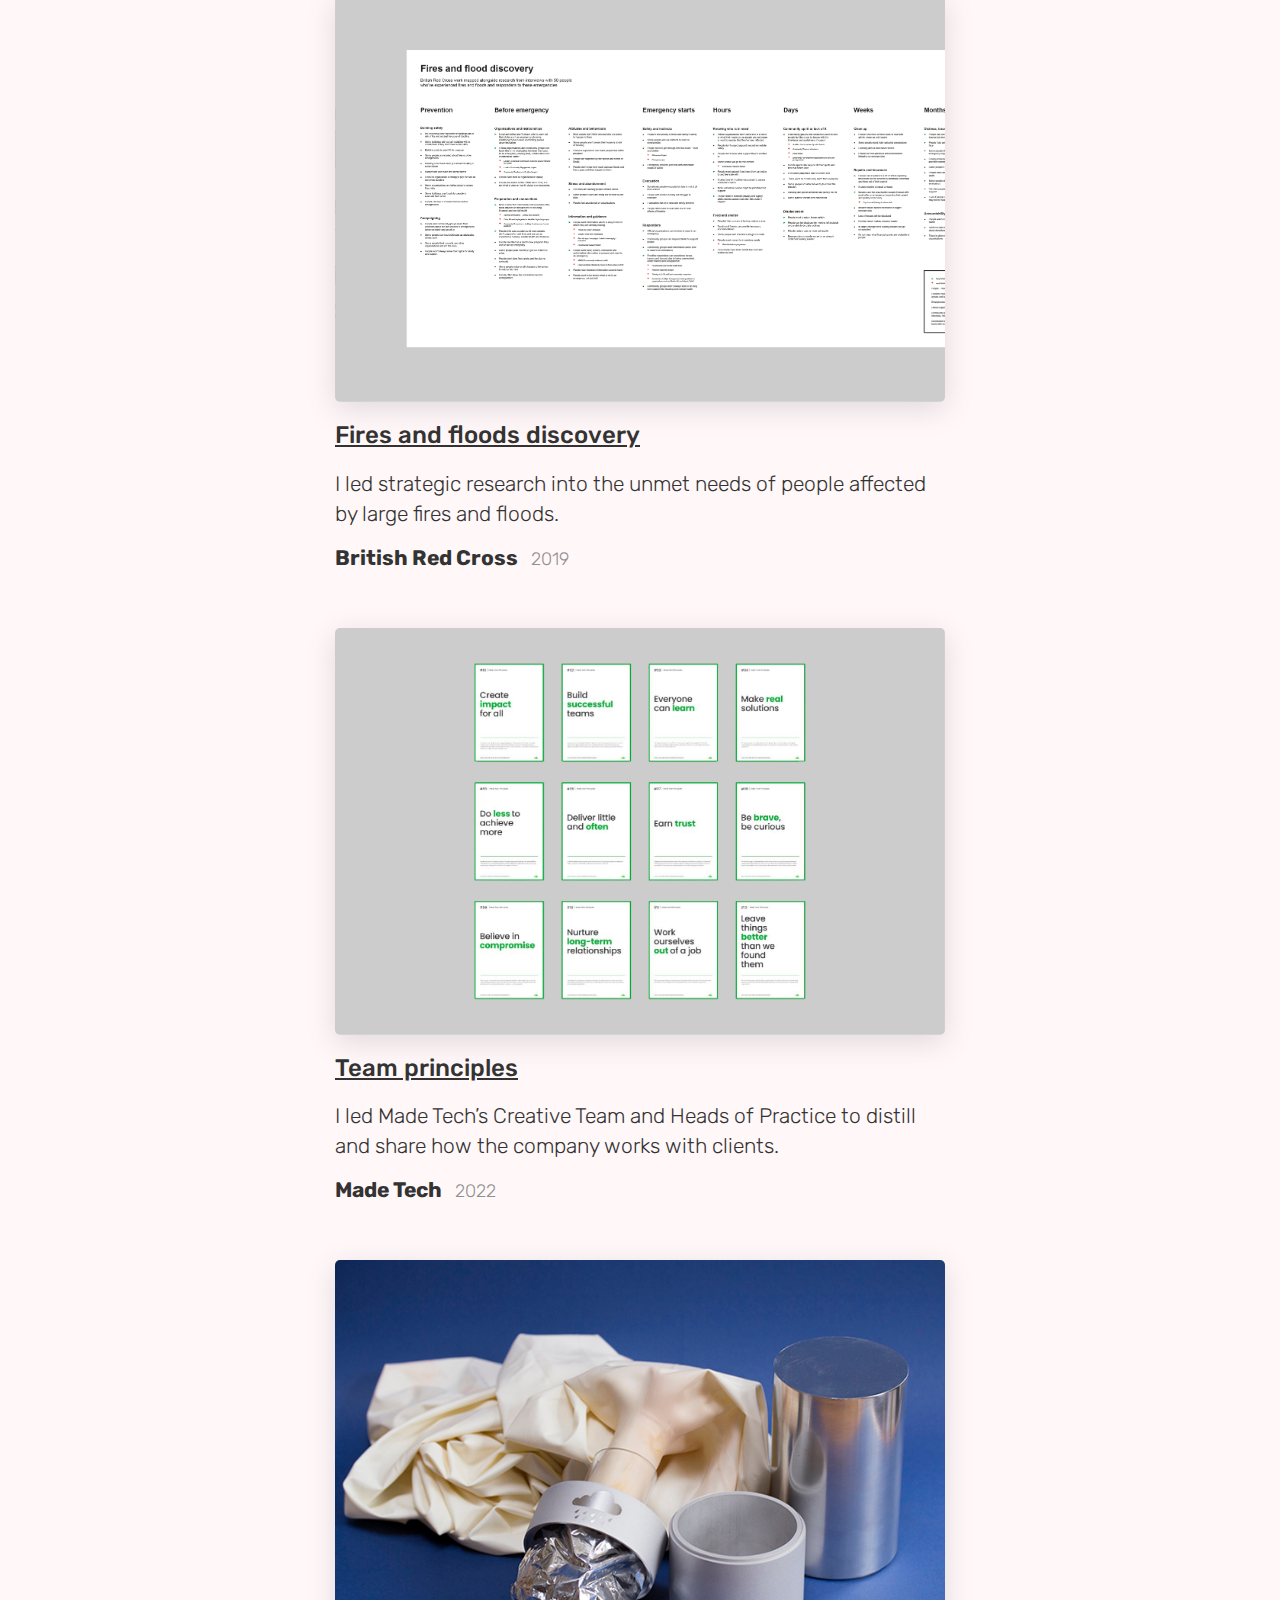
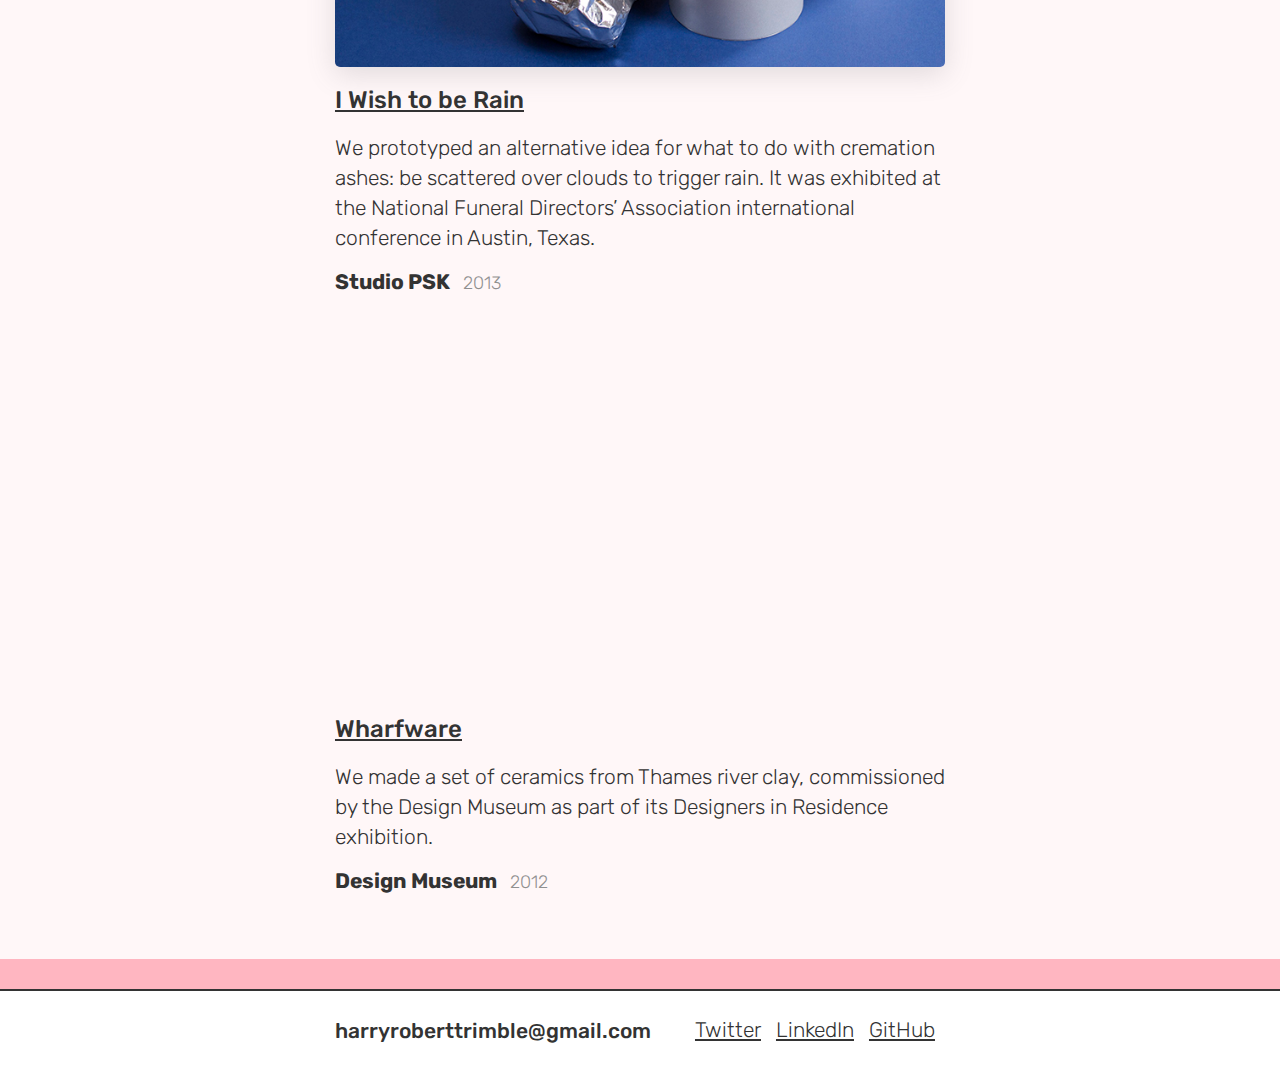
<file: normally-interview.html>
<!DOCTYPE html>
<html lang="en">
  <head>
    <meta charset="utf-8">
    <meta http-equiv="X-UA-Compatible" content="IE=edge">
    <meta name="viewport" content="width=device-width, initial-scale=1">
    <!-- The above 3 meta tags *must* come first in the head; any other head content must come *after* these tags -->
	
	<!-- Primary Meta Tags -->
	<title>Harry Scott-Trimble | Designer</title>
	<meta name="title" content="Harry Scott-Trimble | Designer">
	<meta name="description" content="Doing product strategy, prototyping, creative direction and design team hiring.">

	<!-- Open Graph / Facebook -->
	<meta property="og:type" content="website">
	<meta property="og:url" content="https://www.harrytrimble.co.uk/">
	<meta property="og:title" content="Harry Scott-Trimble | Designer">
	<meta property="og:description" content="Doing product strategy, prototyping, creative direction and design team hiring.">
	<meta property="og:image" content="https://www.harrytrimble.co.uk/images/preview-card.png">

	<!-- Twitter -->
	<meta property="twitter:card" content="summary_large_image">
	<meta property="twitter:url" content="https://www.harrytrimble.co.uk/">
	<meta property="twitter:title" content="Harry Scott-Trimble | Designer">
	<meta property="twitter:description" content="Doing product strategy, prototyping, creative direction and design team hiring.">
	<meta property="twitter:image" content="https://www.harrytrimble.co.uk/images/preview-card.png">

    <!-- Bootstrap -->
    <link href="css/bootstrap.min.css" rel="stylesheet">

        <link href="https://fonts.googleapis.com/css?family=Rubik" rel="stylesheet">

		<link href="https://fonts.googleapis.com/css?family=Righteous" rel="stylesheet">

		<link href="https://fonts.googleapis.com/css?family=Rubik:700" rel="stylesheet">

		<link rel="icon" href="https://www.harrytrimble.co.uk/images/favicon.png">

		<!-- Global site tag (gtag.js) - Google Analytics -->
		<script async src="https://www.googletagmanager.com/gtag/js?id=UA-180120612-1"></script>
		<script>
		  window.dataLayer = window.dataLayer || [];
		  function gtag(){dataLayer.push(arguments);}
		  gtag('js', new Date());

		  gtag('config', 'UA-180120612-1');
		</script>


  </head>
  <body>

    <div class="jumbotron" id="header">
	    <div class="container-fluid">
		    	<div class="row">
					<div class="col-md-1"></div>
					<div class="col-md-6 col-lg-6 col-md-offset-2 col-lg-offset-2">
						<div style="float: left;">
							<h2 id="h1-big">
								<span id="link-to-homepage">
									<a href="/" id="h1-heading">
										Harry Scott-Trimble
									</a>
								</span>
							</h2>
						</div>
						<div class="header-links">
							<p>
								<a style="padding-right: 10px;" href="#work"><span class="me-on-internet">Work</span></a>  
								<a style="padding-right: 10px;" href="https://www.harrytrimble.co.uk/cv"><span class="me-on-internet">CV</span></a> 
								<a style="padding-right: 10px;" href="https://www.harrytrimble.co.uk/words"><span class="me-on-internet">Writing</span></a> 
								<a style="padding-right: 10px;" href="#contact"><span class="me-on-internet">Contact</span></a> 
						</div>
					</div>
		    	</div>				
	    </div>
	</div>

    <div class="jumbotron" style="margin-bottom: 0px; color: #333; padding-top: 36px; padding-bottom: 0px;">
	    <div class="container-fluid">
			<div class="row">
				<div class="col-md-1"></div>
				<div class="col-md-6 col-lg-6 col-md-offset-2 col-lg-offset-2">
					<!--<p id="lead">My work time is spent with service users, frontline teams, software engineers, designers and organisations' leaders.</p>-->
					<p id="lead">I'm Harry, a designer doing product strategy, prototyping, creative direction and design team hiring.</p>	
					<p id="lead">I have a lot of experience working on public services, data as infrastructure and early digital transformation. I’ve done this within the public, private and nonprofit sectors.</p>
					<p id="lead">I'm motivated by working towards a positive near future that protects our rights, helps keep people safe and disperses power fairly in society.</p>					
				</div>
			</div>				
	    </div>
	</div>

    <div class="jumbotron">
	    <div class="container-fluid">
				<div class="row">
					<div class="col-md-1"></div>
					<div class="col-md-6 col-lg-6 col-md-offset-2 col-lg-offset-2">		
						<div id="work"></div>

						<img src="images/5F59C276-0D32-4AE1-AB83-CE3B7368F58E.gif" class="img-responsive" alt="Responsive image">
						<h3><a href="https://web.archive.org/web/20190617170334/https://www.projectsbyif.com/blog/explaining-devices-that-learn-google-ai-and-if/"><span class="me-on-internet">Explaining devices that learn</span></a></h3>
						<p id="description">
								I led the creative direction of a project for Google to communicate a new type of AI, federated learning. 
						</p>						
						<p>
							<span class="employer">Google, IF</span>
							<span class="read-time">2019</span>
						</p>	
																
						<br><br>

						<a href="https://designnotes.blog.gov.uk/2017/04/04/weve-published-the-task-list-pattern/"><img src="images/task-list.jpg" class="img-responsive" alt="Responsive image"></a>
						<h3><a href="https://designnotes.blog.gov.uk/2017/04/04/weve-published-the-task-list-pattern/"><span class="me-on-internet">GOV.UK task list page</span></a></h3>
						<p id="description">
								I designed the first version of the GOV.UK task list page. So far it’s been used by over two million people across dozens of digital services.
						</p>	
						<p>
							<span class="employer">GOV.UK</span>
							<span class="read-time">2017</span>
						</p>

						<br><br>

						<img src="images/govbins-display.png" class="img-responsive" alt="Responsive image">
						<h3><a href="https://govbins.uk"><span class="me-on-internet">govbins.uk</span></a></h3>
						<p id="description">
								A project to photograph wheelie bins in every UK local council. Started in 2017, the catalogue is the work of dozens of people submitting photos from across the UK and beyond.
						</p>						
						<p>
							<span class="employer">Personal work</span>
							<span class="read-time">On-going</span>
						</p>	
																
						<br><br>

						<img src="images/patient-data.jpg" class="img-responsive" alt="Responsive image">
						<h3><a href="#"><span class="me-on-internet">Patient data and permissions</span></a></h3>
						<p id="description">
								Designing and testing how people might give access to health data about them and how its used by clinicians and automated sysyems.
						</p>						
						<p>
							<span class="employer">Google, IF (NDA)</span>
							<span class="read-time">2017</span>
						</p>	
																
						<br><br>

						<img src="images/citizens-advice.png" class="img-responsive" alt="Responsive image">
						<h3><a href="#"><span class="me-on-internet">Future of complex, automated advice</span></a></h3>
						<p id="description">
								I prototyped and tested ideas with people to get personalise automated advice when dealing with debt problems.
						</p>						
						<p>
							<span class="employer">Citizens Advice, IF (NDA)</span>
							<span class="read-time">2019</span>
						</p>	
																
						<br><br>

						<img src="images/authentification.png" class="img-responsive" alt="Responsive image">
						<h3><a href="#"><span class="me-on-internet">Simple, secure authentication in hospitals. </span></a></h3>
						<p id="description">
								Designing and building a simpler way for clincians to securely access health data and automated systems. 
						</p>						
						<p>
							<span class="employer">Google, IF (NDA)</span>
							<span class="read-time">2017</span>
						</p>	
																
						<br><br>

						<a href="https://designedandmade.substack.com/p/link-together-my-carbon-car-and-cash"><img src="images/zone-notification.png" class="img-responsive" alt="Responsive image"></a>
						<h3><a href="https://designedandmade.substack.com/p/link-together-my-carbon-car-and-cash"><span class="me-on-internet">Link together my carbon, car and cash</span></a></h3>
						<p id="description">
								For a while I’ve felt data about cars could be better joined up to improve both driver experience and regulation. In this blog post I illustrate my ideas.
						</p>								
						<p>
							<span class="employer">Personal work</span>
							<span class="read-time">2022</span>
						</p>

						<br><br>

						<a href="https://medium.com/digital-and-innovation-at-british-red-cross/creating-a-scaleable-rota-system-for-emergencies-ec5e00d4e3c9"><img src="images/rota-illustration.png" class="img-responsive" alt="Responsive image"></a>
						<h3><a href="https://medium.com/digital-and-innovation-at-british-red-cross/creating-a-scaleable-rota-system-for-emergencies-ec5e00d4e3c9"><span class="me-on-internet">Emergency response rota</span></a></h3>
						<p id="description">
								I designed and prototyped the rota for the British Red Cross emergency response team. It’s now used to mobilise hundreds of volunteers for emergencies such as fires and floods.
						</p>		
						<p>
							<span class="employer">British Red Cross</span>
							<span class="read-time">2020</span>
						</p>

						<br><br>

						<a href="https://medium.com/@HarryTrimble/make-renting-simpler-ac45fc28de2a"><img src="images/make-renting-simpler.png" class="img-responsive" alt="Responsive image"></a>
						<h3><a href="https://medium.com/@HarryTrimble/make-renting-simpler-ac45fc28de2a"><span class="me-on-internet">Make renting simpler</span></a></h3>
						<p id="description">
								As a frustrated renter, I listed my ideas for how open and joined up housing data could help remove the administrative burden of renting.
						</p>	
						<p>
							<span class="employer">Personal work</span>
							<span class="read-time">2016</span>
						</p>		

						<br><br>

						<a href="https://dataportability.projectsbyif.com/"><img src="images/data-portability.jpg" class="img-responsive" alt="Responsive image"></a>
						<h3><a href="https://dataportability.projectsbyif.com/"><span class="me-on-internet">New data rights and services</span></a></h3>
						<p id="description">
								I ran a study into how people could use a new right to data portability under GDPR in future services. 
						</p>	
						<p>
							<span class="employer">Open Data Institute, IF</span>
							<span class="read-time">2018</span>
						</p>

						<br><br>

						<a href="http://www.elrha.org/hif-blog/early-stage-prototyping-consent-and-data-minimisation-for-those-affected/"><img src="images/oxfam.jpg" class="img-responsive" alt="Responsive image"></a>
						<h3><a href="http://www.elrha.org/hif-blog/early-stage-prototyping-consent-and-data-minimisation-for-those-affected/"><span class="me-on-internet">Data use in humanitarian crisis</span></a></h3>
						<p id="description">
								I did early stage prototyping of consent and data minimisation for Oxfam, to test with people affected by humanitarian crises.
						</p>	
						<p>
							<span class="employer">Oxfam, IF</span>
							<span class="read-time">2018</span>
						</p>

						<br><br>

						<a href="https://openapis.projectsbyif.com/"><img src="images/open-apis-for-telecoms.jpg" class="img-responsive" alt="Responsive image"></a>
						<h3><a href="https://openapis.projectsbyif.com/"><span class="me-on-internet">Open APIs for telecoms</span></a></h3>
						<p id="description">
								I prototyped services that could be made possible if telecoms data was opened up. I tested these with likely users, to help understand their potential value. 
						</p>	
						<p>
							<span class="employer">Open Data Institute, IF</span>
							<span class="read-time">2018</span>
						</p>

						<br><br>

						<a href="https://medium.com/digital-and-innovation-at-british-red-cross/making-a-manual-for-support-line-volunteers-3b842341594b"><img src="images/helen-volunteer.jpeg" class="img-responsive" alt="Responsive image"></a>
						<h3><a href="https://medium.com/digital-and-innovation-at-british-red-cross/making-a-manual-for-support-line-volunteers-3b842341594b"><span class="me-on-internet">Operator Manual</span></a></h3>
						<p id="description">
								I designed a manual for Red Cross staff answering calls made to the Covid support line, including its content and tools. It was accessed 22,000 times in its first two weeks.  
						</p>
						<p>
							<span class="employer">British Red Cross</span>
							<span class="read-time">2020</span>
						</p>

						<br><br>

						<a href="https://designedandmade.substack.com/p/consistent-roles-hiring-and-promotions?s=w"><img src="images/roles-made-tech.png" class="img-responsive" alt="Responsive image"></a>
						<h3><a href="https://designedandmade.substack.com/p/consistent-roles-hiring-and-promotions?s=w"><span class="me-on-internet">Hiring a design team</span></a></h3>
						<p id="description">
								I built Made Tech’s first design team, from zero to fifty people. As part of this, I devised the hiring process, shaped job descriptions and recruited diverse candidates into various seniority of roles.
						</p>						
						<p>
							<span class="employer">Made Tech</span>
							<span class="read-time">2022</span>
						</p>

						<br><br>

						<a href="https://design-system.service.gov.uk/"><img src="images/design-system.png" class="img-responsive" alt="Responsive image"></a>
						<h3><a href="https://design-system.service.gov.uk/"><span class="me-on-internet">GOV.UK Design System</span></a></h3>
						<p id="description">
								I worked with my teammates at GDS to create and test the information architecture and naming conventions for the alpha version of the GOV.UK Design System.
						</p>	
						<p>
							<span class="employer">GOV.UK</span>
							<span class="read-time">2017</span>
						</p>

						<br><br>

						<a href="https://www.youtube.com/watch?v=9T0Kv8DUXb0"><img src="images/support-line.jpg" class="img-responsive" alt="Responsive image"></a>
						<h3><a href="https://www.youtube.com/watch?v=9T0Kv8DUXb0"><span class="me-on-internet">Support line</span></a></h3>
						<p id="description">
								I envisaged and designed the British Red Cross Covid support line for people to access food and services. I led a multi-disciplinary team to build this service in the first few weeks of the Covid-19 pandemic.
						</p>
						<p>
							<span class="employer">British Red Cross</span>
							<span class="read-time">2020</span>
						</p>

						<br><br>

						<a href="https://medium.com/digital-and-innovation-at-british-red-cross/the-design-approach-at-british-red-cross-40cbdb57f0a4"><img src="images/design-approach.png" class="img-responsive" alt="Responsive image"></a>
						<h3><a href="https://medium.com/digital-and-innovation-at-british-red-cross/the-design-approach-at-british-red-cross-40cbdb57f0a4"><span class="me-on-internet">Design approach</span></a></h3>
						<p id="description">
								I designed and built a small website to show how, as one of the UK's biggest charities, the British Red Cross takes a design approach to problems.
						</p>
						<p>
							<span class="employer">British Red Cross</span>
							<span class="read-time">2020</span>
						</p>

						<br><br>

						<a href="https://designnotes.blog.gov.uk/2017/03/27/naming-your-service-a-new-approach-to-patterns/"><img src="images/naming-your-service.jpg" class="img-responsive" alt="Responsive image"></a>
						<h3><a href="https://designnotes.blog.gov.uk/2017/03/27/naming-your-service-a-new-approach-to-patterns/"><span class="me-on-internet">Naming your service</span></a></h3>
						<p id="description">
								I wrote the GOV.UK guide for how public services should be named in the Internet age, drawing on best practice around government. The guide has been read 11,000 times by digital teams. 
						</p>						
						<p>
							<span class="employer">GOV.UK</span>
							<span class="read-time">2016</span>
						</p>

						<br><br>

						<!--<a href="https://designnotes.blog.gov.uk/2017/03/30/weve-published-the-check-before-you-start-pattern/"><img src="images/check-before-you-start.jpg" class="img-responsive" alt="Responsive image"></a>
						<h3><a href="https://designnotes.blog.gov.uk/2017/03/30/weve-published-the-check-before-you-start-pattern/"><span class="me-on-internet">Check a service is suitable</span></a></h3>
						<p id="description">
								Tested and proved a way to ask users questions to help them work out if they can or should use a public service.
						</p>
						<p>
							<span class="employer">GOV.UK</span>
							<span class="read-time">2017</span>
						</p>		

						<br><br>-->

						<a href="https://governmentasaplatform.blog.gov.uk/2016/01/07/mapping-driving-services/"><img src="images/driving-services.png" class="img-responsive" alt="Responsive image"></a>
						<h3><a href="https://governmentasaplatform.blog.gov.uk/2016/01/07/mapping-driving-services/"><span class="me-on-internet">Government driving services</span></a></h3>
						<p id="description">
								I illustrated how users access government driving services. This helped the DVLA and DVSA decide what funding to ask from the Treasury in its 2015 Spending Review.
						</p>
						<p>
							<span class="employer">GOV.UK</span>
							<span class="read-time">2015</span>
						</p>		

						<br><br>

						<a href="https://medium.com/digital-and-innovation-at-british-red-cross/mapping-unmet-needs-f0cf830b307d"><img src="images/fires-and-floods.png" class="img-responsive" alt="Responsive image"></a>
						<h3><a href="https://medium.com/digital-and-innovation-at-british-red-cross/mapping-unmet-needs-f0cf830b307d"><span class="me-on-internet">Fires and floods discovery</span></a></h3>
						<p id="description">
								I led strategic research into the unmet needs of people affected by large fires and floods. 
						</p>
						<p>
							<span class="employer">British Red Cross</span>
							<span class="read-time">2019</span>
						</p>

						<br><br>

						<a href="https://www.madetech.com/blog/work-with-made-tech/"><img src="images/posters.png" class="img-responsive" alt="Responsive image"></a>
						<h3><a href="https://www.madetech.com/blog/work-with-made-tech/"><span class="me-on-internet">Team principles</span></a></h3>
						<p id="description">
								I led Made Tech’s Creative Team and Heads of Practice to distill and share how the company works with clients.

						</p>
						<p>
							<span class="employer">Made Tech</span>
							<span class="read-time">2022</span>
						</p>

						<br><br>

						<a href="http://www.studiopsk.com/iwishtoberain.html"><img src="images/DfD1.jpg" class="img-responsive" alt="Responsive image"></a>
						<h3><a href="http://www.studiopsk.com/iwishtoberain.html"><span class="me-on-internet">I Wish to be Rain</span></a></h3>
						<p id="description">
								We prototyped an alternative idea for what to do with cremation ashes: be scattered over clouds to trigger rain. It was exhibited at the National Funeral Directors’ Association international conference in Austin, Texas.
						</p>	
						<p>
							<span class="employer">Studio PSK</span>
							<span class="read-time">2013</span>
						</p>		

						<br><br>

						<div class="embed-responsive embed-responsive-16by9">
							<iframe src="https://player.vimeo.com/video/49369794" width="640" height="360" frameborder="0" webkitallowfullscreen mozallowfullscreen allowfullscreen></iframe>
						</div>
						<h3><a href="https://www.dezeen.com/2012/11/18/oscar-medley-whitfield-and-harry-trimble-at-designers-in-residence-2012/"><span class="me-on-internet">Wharfware</span></a></h3>
						<p id="description">
								We made a set of ceramics from Thames river clay, commissioned by the Design Museum as part of its Designers in Residence exhibition.
						</p>	
						<p>
							<span class="employer">Design Museum</span>
							<span class="read-time">2012</span>
						</p>			

					</div>
				</div>
				
	    </div>
	</div>

    <div class="jumbotron" id="contact">
	    <div class="container-fluid">
		    	<div class="row">
					<div class="col-md-1"></div>
					<div class="col-md-6 col-lg-6 col-md-offset-2 col-lg-offset-2">
						<div style="float: left;">
								<h2 id="email-address">
										<a href="mailto:harryroberttrimble@gmail.com">
											harryroberttrimble@gmail.com
										</a>
								</h2>
						</div>
						<div class="header-links">
							<p>
								<a style="padding-right: 10px;" href="https://twitter.com/HarryTrimble"><span class="me-on-internet">Twitter</span></a> 
								<a style="padding-right: 10px;" href="https://www.linkedin.com/in/harry-scott-trimble-b23b3a38/"><span class="me-on-internet">LinkedIn</span></a> 
								<a style="padding-right: 10px;" href="https://github.com/HarryTrimble"><span class="me-on-internet">GitHub</span></a> 
						</div>
					</div>
		    	</div>				
	    </div>
	</div>

    <!-- jQuery (necessary for Bootstrap's JavaScript plugins) -->
    <script src="https://ajax.googleapis.com/ajax/libs/jquery/1.11.3/jquery.min.js"></script>
    <!-- Include all compiled plugins (below), or include individual files as needed -->
    <script src="js/bootstrap.min.js"></script>
  </body>
</html>
</file>
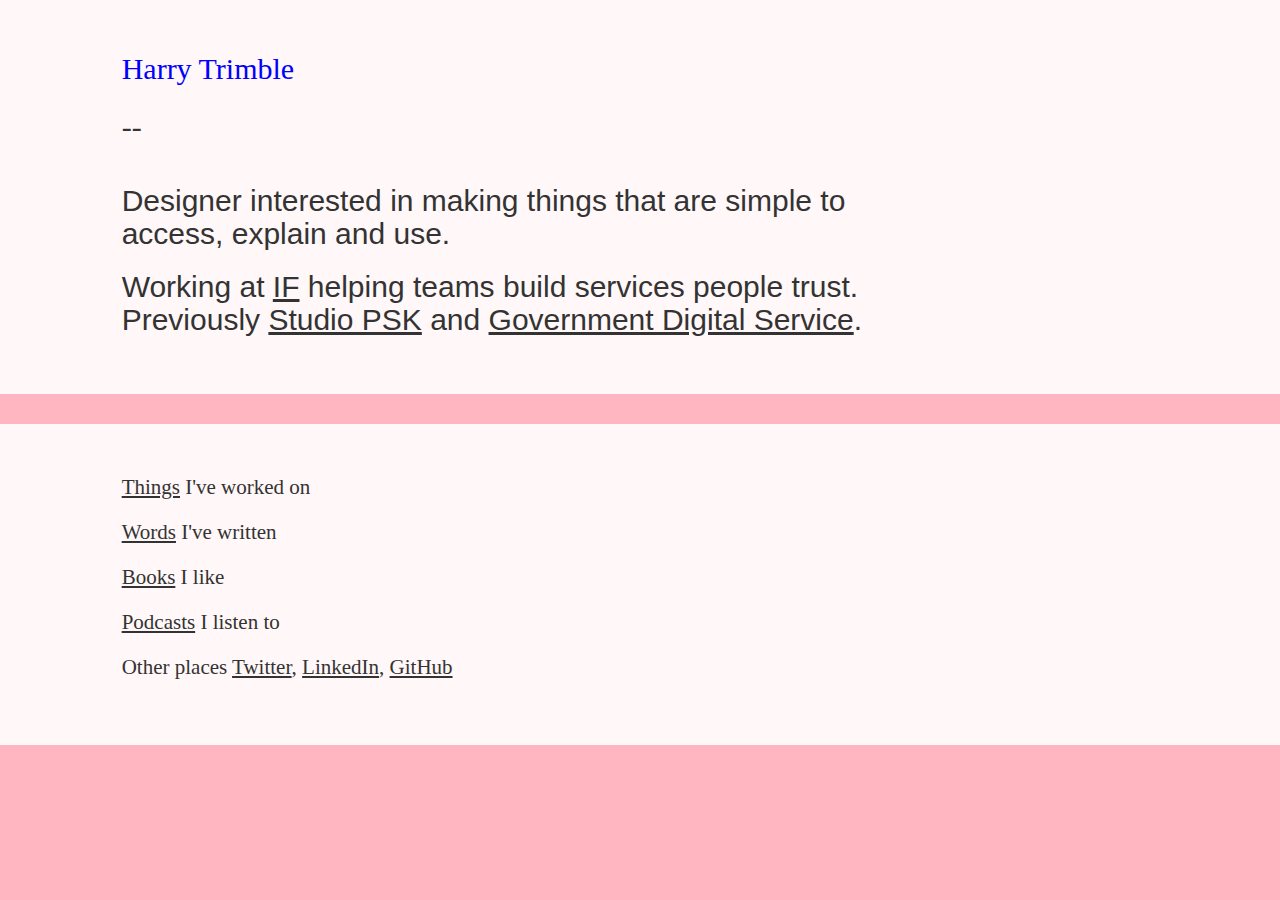
<file: old-index.html>
<!DOCTYPE html>
<html lang="en">
  <head>
    <meta charset="utf-8">
    <meta http-equiv="X-UA-Compatible" content="IE=edge">
    <meta name="viewport" content="width=device-width, initial-scale=1">
    <!-- The above 3 meta tags *must* come first in the head; any other head content must come *after* these tags -->
    <title>Harry Trimble</title>

    <!-- Bootstrap -->
    <link href="css/bootstrap.min.css" rel="stylesheet">

    <!-- HTML5 shim and Respond.js for IE8 support of HTML5 elements and media queries -->
    <!-- WARNING: Respond.js doesn't work if you view the page via file:// -->
    <!--[if lt IE 9]>
      <script src="https://oss.maxcdn.com/html5shiv/3.7.2/html5shiv.min.js"></script>
      <script src="https://oss.maxcdn.com/respond/1.4.2/respond.min.js"></script>
    <![endif]-->


  </head>
  <body>
    
    <div class="jumbotron">
	    <div class="container-fluid">
		    	<div class="row">
					<div class="col-md-1"></div>
					<div class="col-md-8 col-lg-8">
						<p style="font-weight: 300; font-size: 30px;"><a href="index.html"><span style="text-decoration: none; color: #0000FF" class="me-on-internet">Harry Trimble</span></a></p> 
						<p style="font-weight: 300; font-size: 30px;">--</p>
					</div>
		    	</div>
				<div class="row">
					<div class="col-md-1"></div>
					<div class="col-md-8 col-lg-8">
						<h2>Designer interested in making things that are simple to access, explain and use.</h2>
						
						<h2>Working at <a href="https://projectsbyif.com/"><span class="me-on-internet">IF</span></a> helping teams build services people trust. Previously <a href="http://www.studiopsk.com/"><span class="me-on-internet">Studio PSK</span></a> and <a href="https://gds.blog.gov.uk/about/"><span class="me-on-internet">Government Digital Service</span></a>.</h2>
					</div>
				</div>
				
	    </div>
	</div>

	<div class="jumbotron">
		<div class="container-fluid">
			<div class="row">
				<div class="col-md-1"></div>
					<div class="col-md-9">
		<p><a href="things"><span class="me-on-internet">Things</span></a> I've worked on</p>
		<p><a href="words"><span class="me-on-internet">Words</span></a> I've written</p>
		<p><a href="books"><span class="me-on-internet">Books</span></a> I like</p>
		<p><a href="podcasts"><span class="me-on-internet">Podcasts</span></a> I listen to</p>
		<p>Other places <a href="https://twitter.com/HarryTrimble" target="_blank"><span class="me-on-internet">Twitter</span></a>, <a href="https://uk.linkedin.com/pub/harry-trimble/38/b3a/b23" target="_blank"><span class="me-on-internet">LinkedIn</span></a>, <a href="https://github.com/HarryTrimble?tab=repositories" target="_blank"><span class="me-on-internet">GitHub</span></a></p>
					</div>
			</div>
		</div>
	</div>

    <!-- jQuery (necessary for Bootstrap's JavaScript plugins) -->
    <script src="https://ajax.googleapis.com/ajax/libs/jquery/1.11.3/jquery.min.js"></script>
    <!-- Include all compiled plugins (below), or include individual files as needed -->
    <script src="js/bootstrap.min.js"></script>
  </body>
</html>
</file>
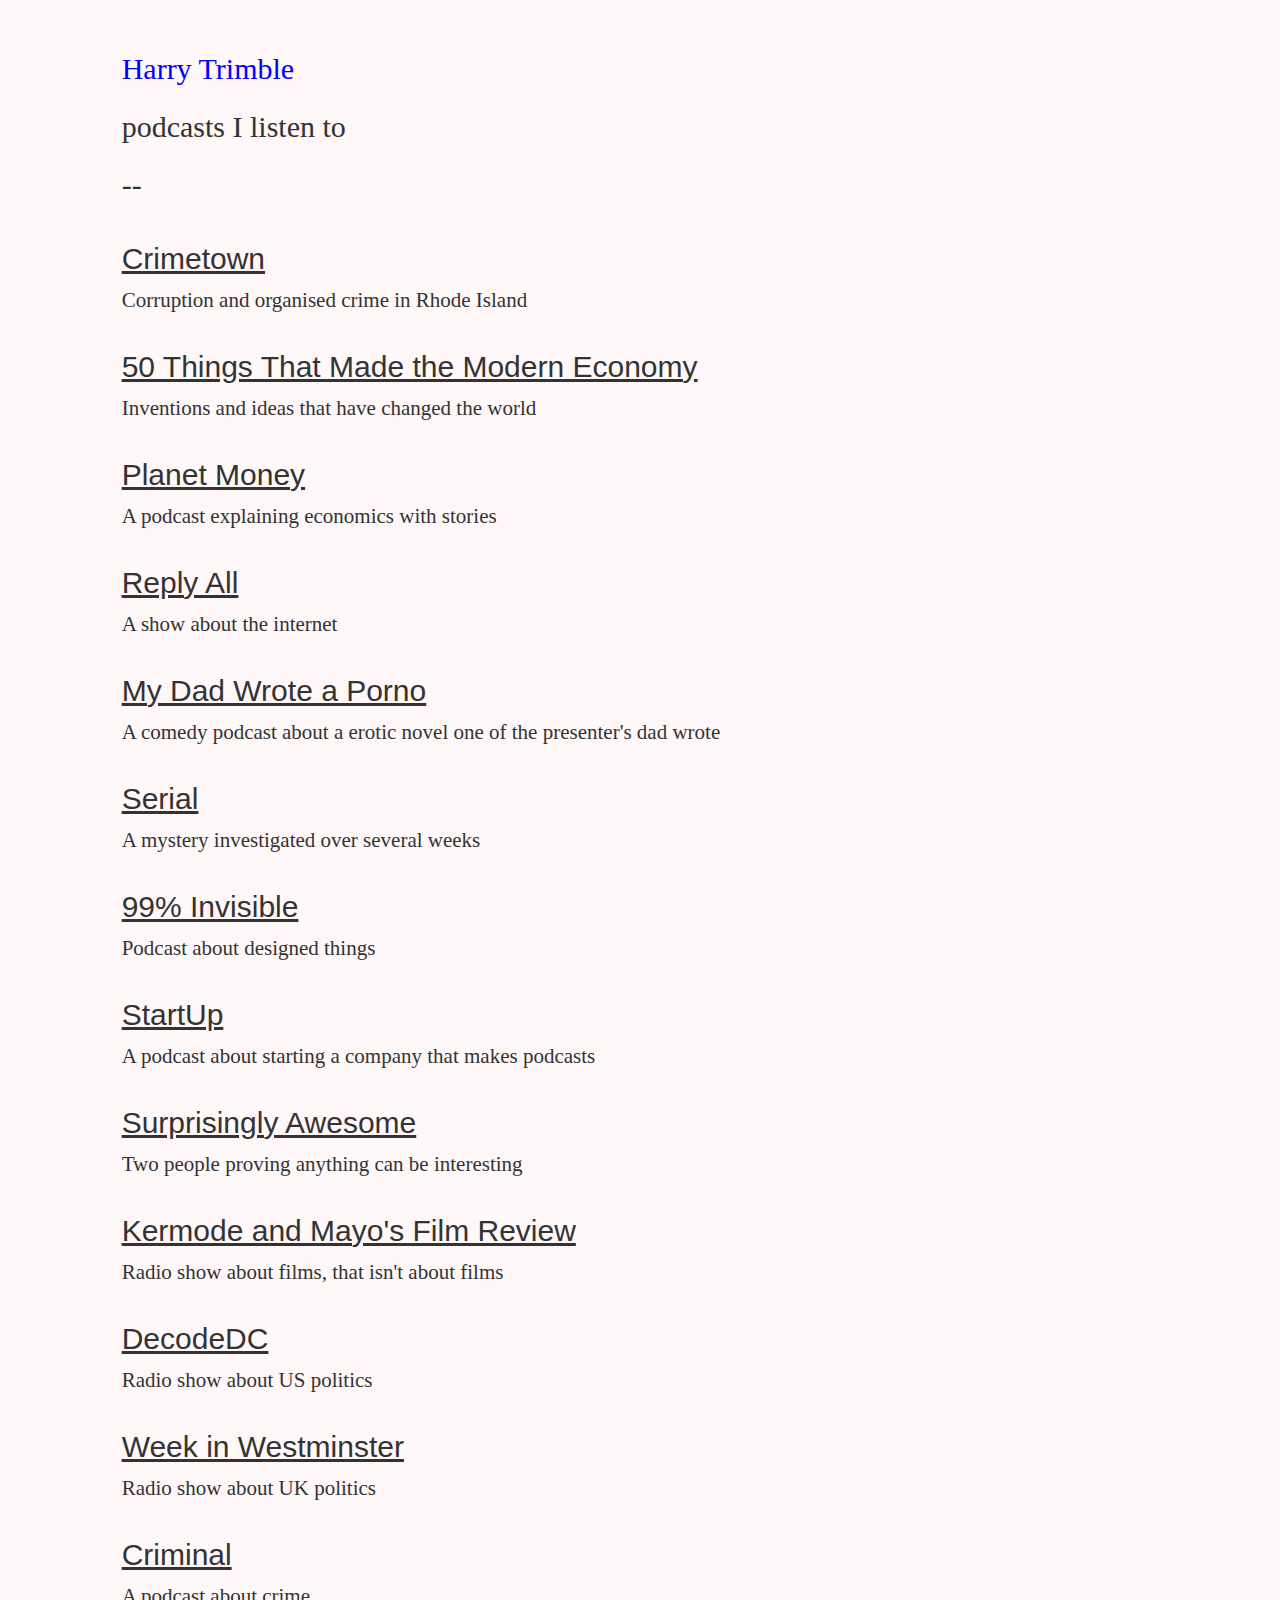
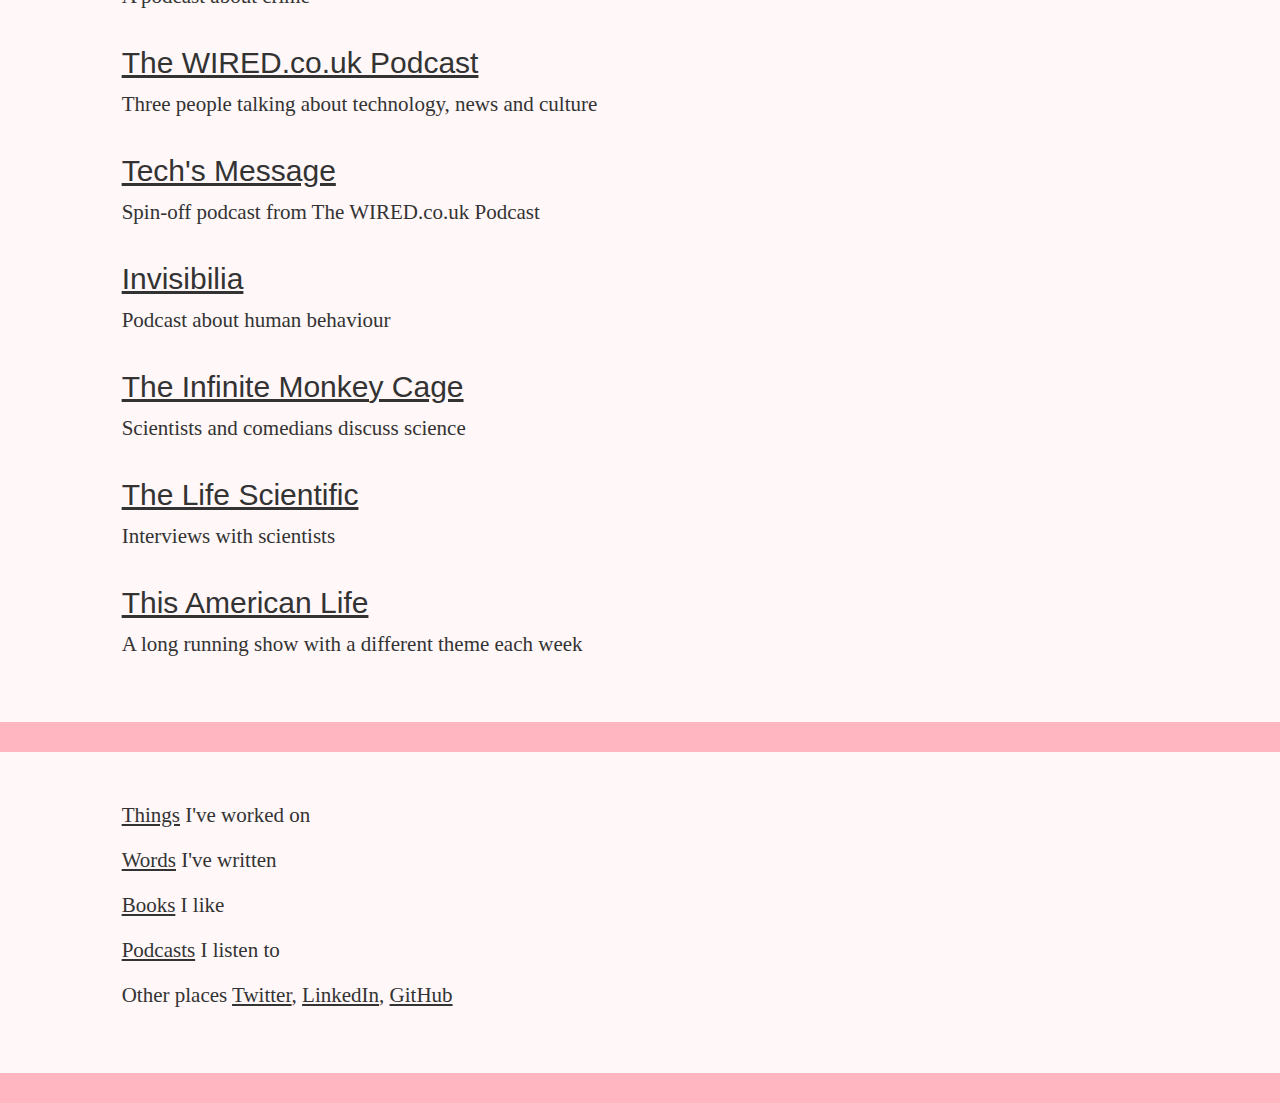
<file: podcasts.html>
<!DOCTYPE html>
<html lang="en">
  <head>
    <meta charset="utf-8">
    <meta http-equiv="X-UA-Compatible" content="IE=edge">
    <meta name="viewport" content="width=device-width, initial-scale=1">
    <!-- The above 3 meta tags *must* come first in the head; any other head content must come *after* these tags -->
    <title>podcasts I listen to</title>

    <!-- Bootstrap -->
    <link href="css/bootstrap.min.css" rel="stylesheet">

    <!-- HTML5 shim and Respond.js for IE8 support of HTML5 elements and media queries -->
    <!-- WARNING: Respond.js doesn't work if you view the page via file:// -->
    <!--[if lt IE 9]>
      <script src="https://oss.maxcdn.com/html5shiv/3.7.2/html5shiv.min.js"></script>
      <script src="https://oss.maxcdn.com/respond/1.4.2/respond.min.js"></script>
    <![endif]-->
  </head>
  <body>
    
    <div class="jumbotron">
	    <div class="container-fluid">
		    	<div class="row">
					<div class="col-md-1"></div>
					<div class="col-md-8 col-lg-8">
						<p style="font-weight: 300; font-size: 30px;"><a href="index.html"><span style="text-decoration: none; color: #0000FF" class="me-on-internet">Harry Trimble</span></a></p>
						<p style="font-weight: 300; font-size: 30px;">podcasts I listen to</p>
						<p style="font-weight: 300; font-size: 30px;">--</p>
					</div>
		    	</div>
				<div class="row" style="margin-top: px;">
					<div class="col-md-1"></div>
					<div class="col-md-8 col-lg-8">
						<h2><a href="https://gimletmedia.com/crimetown/"><span class="me-on-internet">Crimetown</span></a></h2>
						<p>Corruption and organised crime in Rhode Island</p>
					</div>
				</div>
				<div class="row" style="margin-top: px;">
					<div class="col-md-1"></div>
					<div class="col-md-8 col-lg-8">
						<h2><a href="http://www.bbc.co.uk/programmes/p04b1g3c/episodes/downloads"><span class="me-on-internet">50 Things That Made the Modern Economy</span></a></h2>
						<p>Inventions and ideas that have changed the world</p>
					</div>
				</div>
				<div class="row" style="margin-top: px;">
					<div class="col-md-1"></div>
					<div class="col-md-8 col-lg-8">
						<h2><a href="http://www.npr.org/podcasts/510289/planet-money/"><span class="me-on-internet">Planet Money</span></a></h2>
						<p>A podcast explaining economics with stories</p>
					</div>
				</div>
				<div class="row" style="margin-top: px;">
					<div class="col-md-1"></div>
					<div class="col-md-8 col-lg-8">
						<h2><a href="https://gimletmedia.com/show/reply-all/"><span class="me-on-internet">Reply All</span></a></h2>
						<p>A show about the internet</p>
					</div>
				</div>
				<div class="row" style="margin-top: px;">
					<div class="col-md-1"></div>
					<div class="col-md-8 col-lg-8">
						<h2><a href="http://www.mydadwroteaporno.com/"><span class="me-on-internet">My Dad Wrote a Porno</span></a></h2>
						<p>A comedy podcast about a erotic novel one of the presenter's dad wrote</p>
					</div>
				</div>
				<div class="row" style="margin-top: px;">
					<div class="col-md-1"></div>
					<div class="col-md-8 col-lg-8">
						<h2><a href="https://serialpodcast.org/"><span class="me-on-internet">Serial</span></a></h2>
						<p>A mystery investigated over several weeks</p>
					</div>
				</div>
				<div class="row" style="margin-top: px;">
					<div class="col-md-1"></div>
					<div class="col-md-8 col-lg-8">
						<h2><a href="http://99percentinvisible.org/"><span class="me-on-internet">99% Invisible</span></a></h2>
						<p>Podcast about designed things</p>
					</div>
				</div>
				<div class="row" style="margin-top: px;">
					<div class="col-md-1"></div>
					<div class="col-md-8 col-lg-8">
						<h2><a href="https://gimletmedia.com/show/startup/"><span class="me-on-internet">StartUp</span></a></h2>
						<p>A podcast about starting a company that makes podcasts</p>
					</div>
				</div>
				<div class="row" style="margin-top: px;">
					<div class="col-md-1"></div>
					<div class="col-md-8 col-lg-8">
						<h2><a href="https://gimletmedia.com/show/surprisingly-awesome/"><span class="me-on-internet">Surprisingly Awesome</span></a></h2>
						<p>Two people proving anything can be interesting</p>
					</div>
				</div>
				<div class="row" style="margin-top: px;">
					<div class="col-md-1"></div>
					<div class="col-md-8 col-lg-8">
						<h2><a href="ihttp://www.bbc.co.uk/programmes/b00lvdrj/episodes/downloads"><span class="me-on-internet">Kermode and Mayo's Film Review</span></a></h2>
						<p>Radio show about films, that isn't about films</p>
					</div>
				</div>
				<div class="row" style="margin-top: px;">
					<div class="col-md-1"></div>
					<div class="col-md-8 col-lg-8">
						<h2><a href="http://www.decodedc.com/"><span class="me-on-internet">DecodeDC</span></a></h2>
						<p>Radio show about US politics</p>
					</div>
				</div>
				<div class="row" style="margin-top: px;">
					<div class="col-md-1"></div>
					<div class="col-md-8 col-lg-8">
						<h2><a href="http://www.bbc.co.uk/programmes/b006qjfq/episodes/downloads"><span class="me-on-internet">Week in Westminster</span></a></h2>
						<p>Radio show about UK politics</p>
					</div>
				</div>
				<div class="row" style="margin-top: px;">
					<div class="col-md-1"></div>
					<div class="col-md-8 col-lg-8">
						<h2><a href="http://thisiscriminal.com/subscribe/"><span class="me-on-internet">Criminal</span></a></h2>
						<p>A podcast about crime</p>
					</div>
				</div>
				<div class="row" style="margin-top: px;">
					<div class="col-md-1"></div>
					<div class="col-md-8 col-lg-8">
						<h2><a href="http://www.wired.co.uk/podcast"><span class="me-on-internet">The WIRED.co.uk Podcast</span></a></h2>
						<p>Three people talking about technology, news and culture</p>
					</div>
				</div>
				<div class="row" style="margin-top: px;">
					<div class="col-md-1"></div>
					<div class="col-md-8 col-lg-8">
						<h2><a href="http://www.natelanxon.com/podcast/"><span class="me-on-internet">Tech's Message</span></a></h2>
						<p>Spin-off podcast from The WIRED.co.uk Podcast</p>
					</div>
				</div>
				<div class="row" style="margin-top: px;">
					<div class="col-md-1"></div>
					<div class="col-md-8 col-lg-8">
						<h2><a href="http://www.npr.org/programs/invisibilia/"><span class="me-on-internet">Invisibilia</span></a></h2>
						<p>Podcast about human behaviour</p>
					</div>
				</div>
				<div class="row" style="margin-top: px;">
					<div class="col-md-1"></div>
					<div class="col-md-8 col-lg-8">
						<h2><a href="http://www.bbc.co.uk/programmes/b00snr0w/episodes/downloads"><span class="me-on-internet">The Infinite Monkey Cage</span></a></h2>
						<p>Scientists and comedians discuss science</p>
					</div>
				</div>
				<div class="row" style="margin-top: px;">
					<div class="col-md-1"></div>
					<div class="col-md-8 col-lg-8">
						<h2><a href="http://www.bbc.co.uk/programmes/b015sqc7"><span class="me-on-internet">The Life Scientific</span></a></h2>
						<p>Interviews with scientists</p>
					</div>
				</div>
				<div class="row" style="margin-top: px;">
					<div class="col-md-1"></div>
					<div class="col-md-8 col-lg-8">
						<h2><a href="http://www.thisamericanlife.org/"><span class="me-on-internet">This American Life</span></a></h2>
						<p>A long running show with a different theme each week</p>
					</div>
				</div>
	    </div>
	</div>

	
	<div class="jumbotron">
		<div class="container-fluid">
			<div class="row">
				<div class="col-md-1"></div>
					<div class="col-md-9">
		<p><a href="things"><span class="me-on-internet">Things</span></a> I've worked on</p>
		<p><a href="words"><span class="me-on-internet">Words</span></a> I've written</p>
		<p><a href="books"><span class="me-on-internet">Books</span></a> I like</p>
		<p><a href="podcasts"><span class="me-on-internet">Podcasts</span></a> I listen to</p>
		<p>Other places <a href="https://twitter.com/HarryTrimble" target="_blank"><span class="me-on-internet">Twitter</span></a>, <a href="https://uk.linkedin.com/pub/harry-trimble/38/b3a/b23" target="_blank"><span class="me-on-internet">LinkedIn</span></a>, <a href="https://github.com/HarryTrimble?tab=repositories" target="_blank"><span class="me-on-internet">GitHub</span></a></p>
					</div>
			</div>
		</div>
	</div>

    <!-- jQuery (necessary for Bootstrap's JavaScript plugins) -->
    <script src="https://ajax.googleapis.com/ajax/libs/jquery/1.11.3/jquery.min.js"></script>
    <!-- Include all compiled plugins (below), or include individual files as needed -->
    <script src="js/bootstrap.min.js"></script>
  </body>
</html>
</file>
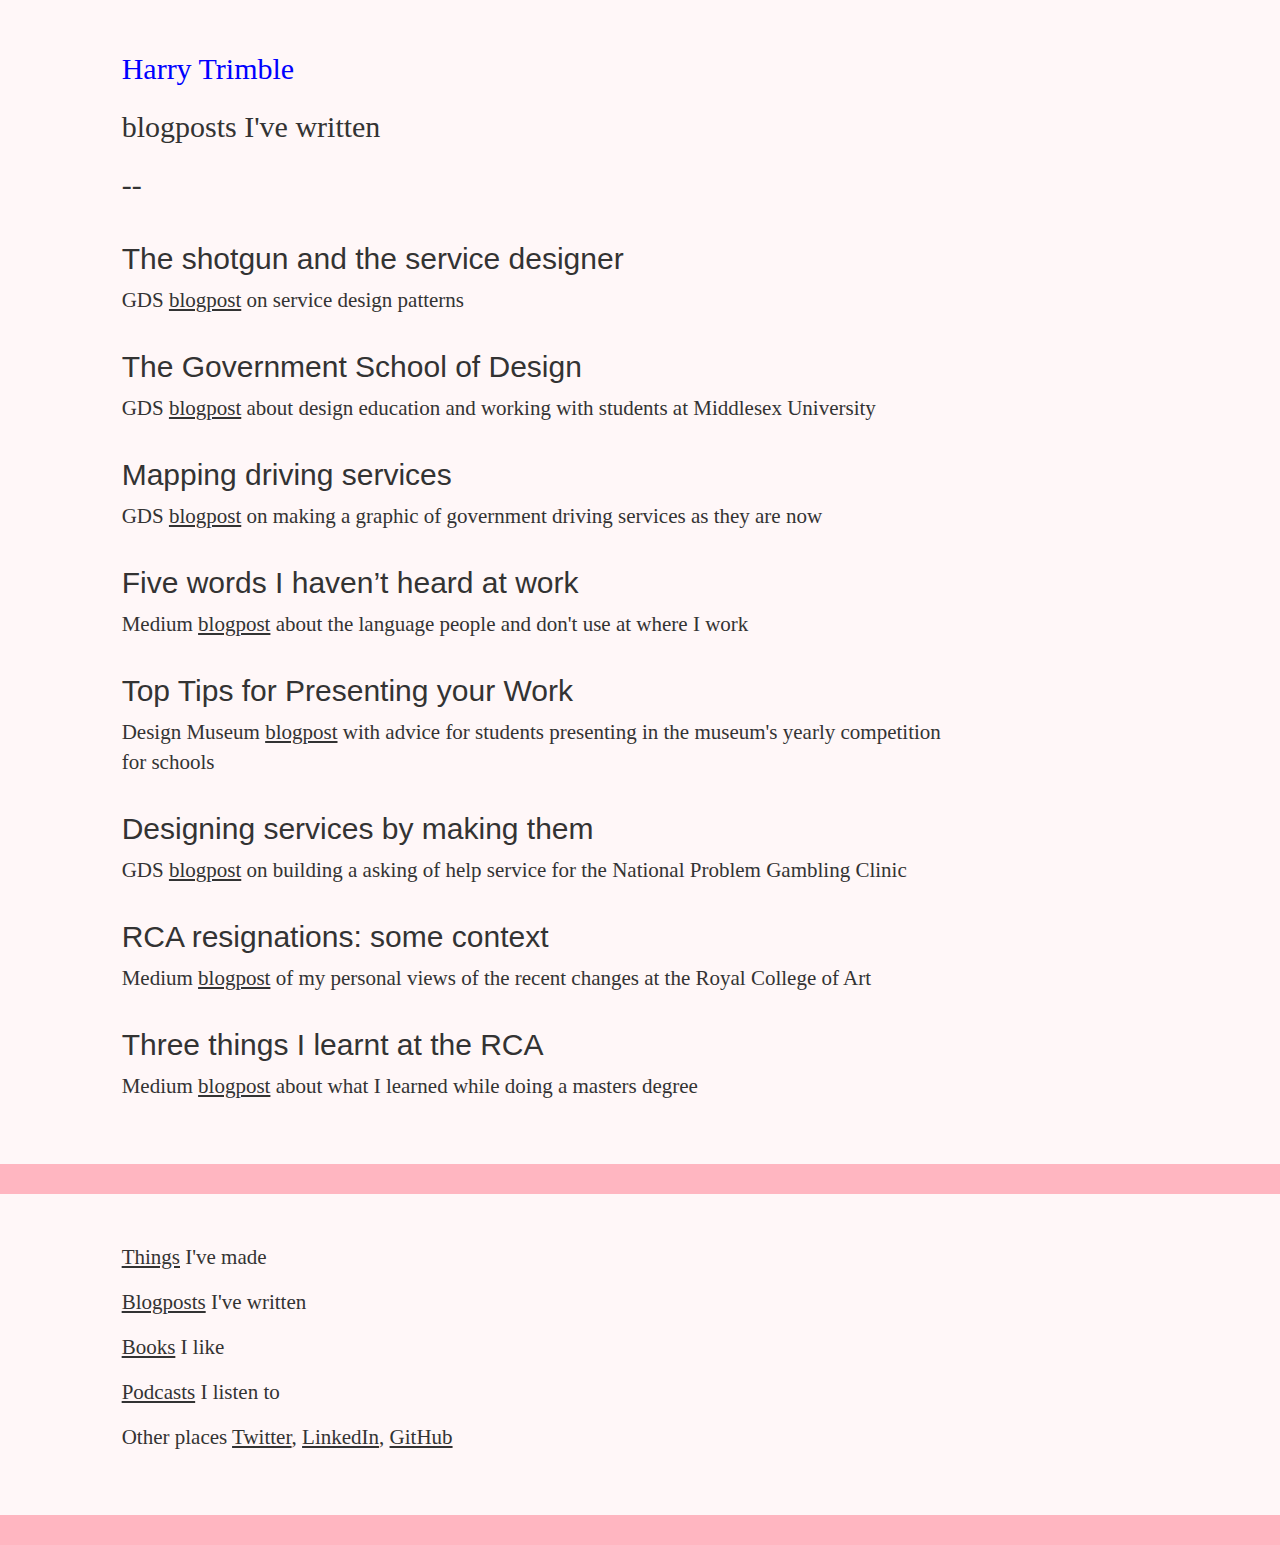
<file: posts.html>
<!DOCTYPE html>
<html lang="en">
  <head>
    <meta charset="utf-8">
    <meta http-equiv="X-UA-Compatible" content="IE=edge">
    <meta name="viewport" content="width=device-width, initial-scale=1">
    <!-- The above 3 meta tags *must* come first in the head; any other head content must come *after* these tags -->
    <title>Harry Trimble</title>

    <!-- Bootstrap -->
    <link href="css/bootstrap.min.css" rel="stylesheet">

    <!-- HTML5 shim and Respond.js for IE8 support of HTML5 elements and media queries -->
    <!-- WARNING: Respond.js doesn't work if you view the page via file:// -->
    <!--[if lt IE 9]>
      <script src="https://oss.maxcdn.com/html5shiv/3.7.2/html5shiv.min.js"></script>
      <script src="https://oss.maxcdn.com/respond/1.4.2/respond.min.js"></script>
    <![endif]-->
  </head>
  <body>
    
    <div class="jumbotron">
	    <div class="container-fluid">
		    	<div class="row">
					<div class="col-md-1"></div>
					<div class="col-md-8 col-lg-8">
						<p style="font-weight: 300; font-size: 30px;"><a href="index.html"><span style="text-decoration: none; color: #0000FF" class="me-on-internet">Harry Trimble</span></a></p>
						<p style="font-weight: 300; font-size: 30px;">blogposts I've written</p>
						<p style="font-weight: 300; font-size: 30px;">--</p>
					</div>
		    	</div>
				<div class="row" style="margin-top: px;">
					<div class="col-md-1"></div>
					<div class="col-md-8 col-lg-8">
						<h2>The shotgun and the service designer</h2>
						<p>GDS <a href="https://governmentasaplatform.blog.gov.uk/2016/01/18/shotgun-and-service-designer/"><span class="me-on-internet">blogpost</span></a> on service design patterns</p>
					</div>
				</div>
				<div class="row" style="margin-top: px;">
					<div class="col-md-1"></div>
					<div class="col-md-8 col-lg-8">
						<h2>The Government School of Design</h2>
						<p>GDS <a href="https://governmentasaplatform.blog.gov.uk/2016/01/07/mapping-driving-services/"><span class="me-on-internet">blogpost</span></a> about design education and working with students at Middlesex University</p>
					</div>
				</div>
				<div class="row" style="margin-top: px;">
					<div class="col-md-1"></div>
					<div class="col-md-8 col-lg-8">
						<h2>Mapping driving services</h2>
						<p>GDS <a href="https://governmentasaplatform.blog.gov.uk/2016/01/07/mapping-driving-services/"><span class="me-on-internet">blogpost</span></a> on making a graphic of government driving services as they are now</p>
					</div>
				</div>
				<div class="row" style="margin-top: px;">
					<div class="col-md-1"></div>
					<div class="col-md-8 col-lg-8">
						<h2>Five words I haven’t heard at work</h2>
						<p>Medium <a href="https://medium.com/@HarryTrimble/five-words-i-haven-t-heard-at-work-3af9733c31e7#.btuy7smpp"><span class="me-on-internet">blogpost</span></a> about the language people and don't use at where I work</p>
					</div>
				</div>
				<div class="row" style="margin-top: px;">
					<div class="col-md-1"></div>
					<div class="col-md-8 col-lg-8">
						<h2>Top Tips for Presenting your Work</h2>
						<p>Design Museum <a href="http://ventura.designmuseum.org/blog/top-tips-for-presenting-your-work"><span class="me-on-internet">blogpost</span></a> with advice for students presenting in the museum's yearly competition for schools</p>
					</div>
				</div>
				<div class="row" style="margin-top: px;">
					<div class="col-md-1"></div>
					<div class="col-md-8 col-lg-8">
						<h2>Designing services by making them</h2>
						<p>GDS <a href="https://designnotes.blog.gov.uk/2015/10/20/designing-services-by-making-them-2/"><span class="me-on-internet">blogpost</span></a> on building a asking of help service for the National Problem Gambling Clinic</p>
					</div>
				</div>
				<div class="row" style="margin-top: px;">
					<div class="col-md-1"></div>
					<div class="col-md-8 col-lg-8">
						<h2>RCA resignations: some context</h2>
						<p>Medium <a href="https://medium.com/@HarryTrimble/rca-resignations-some-context-4d6acfbd57a8#.jhpdevt3k"><span class="me-on-internet">blogpost</span></a> of my personal views of the recent changes at the Royal College of Art</p>
					</div>
				</div>
				<div class="row" style="margin-top: px;">
					<div class="col-md-1"></div>
					<div class="col-md-8 col-lg-8">
						<h2>Three things I learnt at the RCA</h2>
						<p>Medium <a href="https://medium.com/@HarryTrimble/three-things-i-learnt-at-the-rca-91e2b286643a#.m09retb7l"><span class="me-on-internet">blogpost</span></a> about what I learned while doing a masters degree</p>
					</div>
				</div>
	    </div>
	</div>

	
	<div class="jumbotron">
		<div class="container-fluid">
			<div class="row">
				<div class="col-md-1"></div>
					<div class="col-md-9">
		<p><a href="things"><span class="me-on-internet">Things</span></a> I've made</p>
		<p><a href="posts"><span class="me-on-internet">Blogposts</span></a> I've written</p>
		<p><a href="books"><span class="me-on-internet">Books</span></a> I like</p>
		<p><a href="podcasts"><span class="me-on-internet">Podcasts</span></a> I listen to</p>
		<p>Other places <a href="https://twitter.com/HarryTrimble" target="_blank"><span class="me-on-internet">Twitter</span></a>, <a href="https://uk.linkedin.com/pub/harry-trimble/38/b3a/b23" target="_blank"><span class="me-on-internet">LinkedIn</span></a>, <a href="https://github.com/HarryTrimble?tab=repositories" target="_blank"><span class="me-on-internet">GitHub</span></a></p>
					</div>
			</div>
		</div>
	</div>

    <!-- jQuery (necessary for Bootstrap's JavaScript plugins) -->
    <script src="https://ajax.googleapis.com/ajax/libs/jquery/1.11.3/jquery.min.js"></script>
    <!-- Include all compiled plugins (below), or include individual files as needed -->
    <script src="js/bootstrap.min.js"></script>
  </body>
</html>
</file>
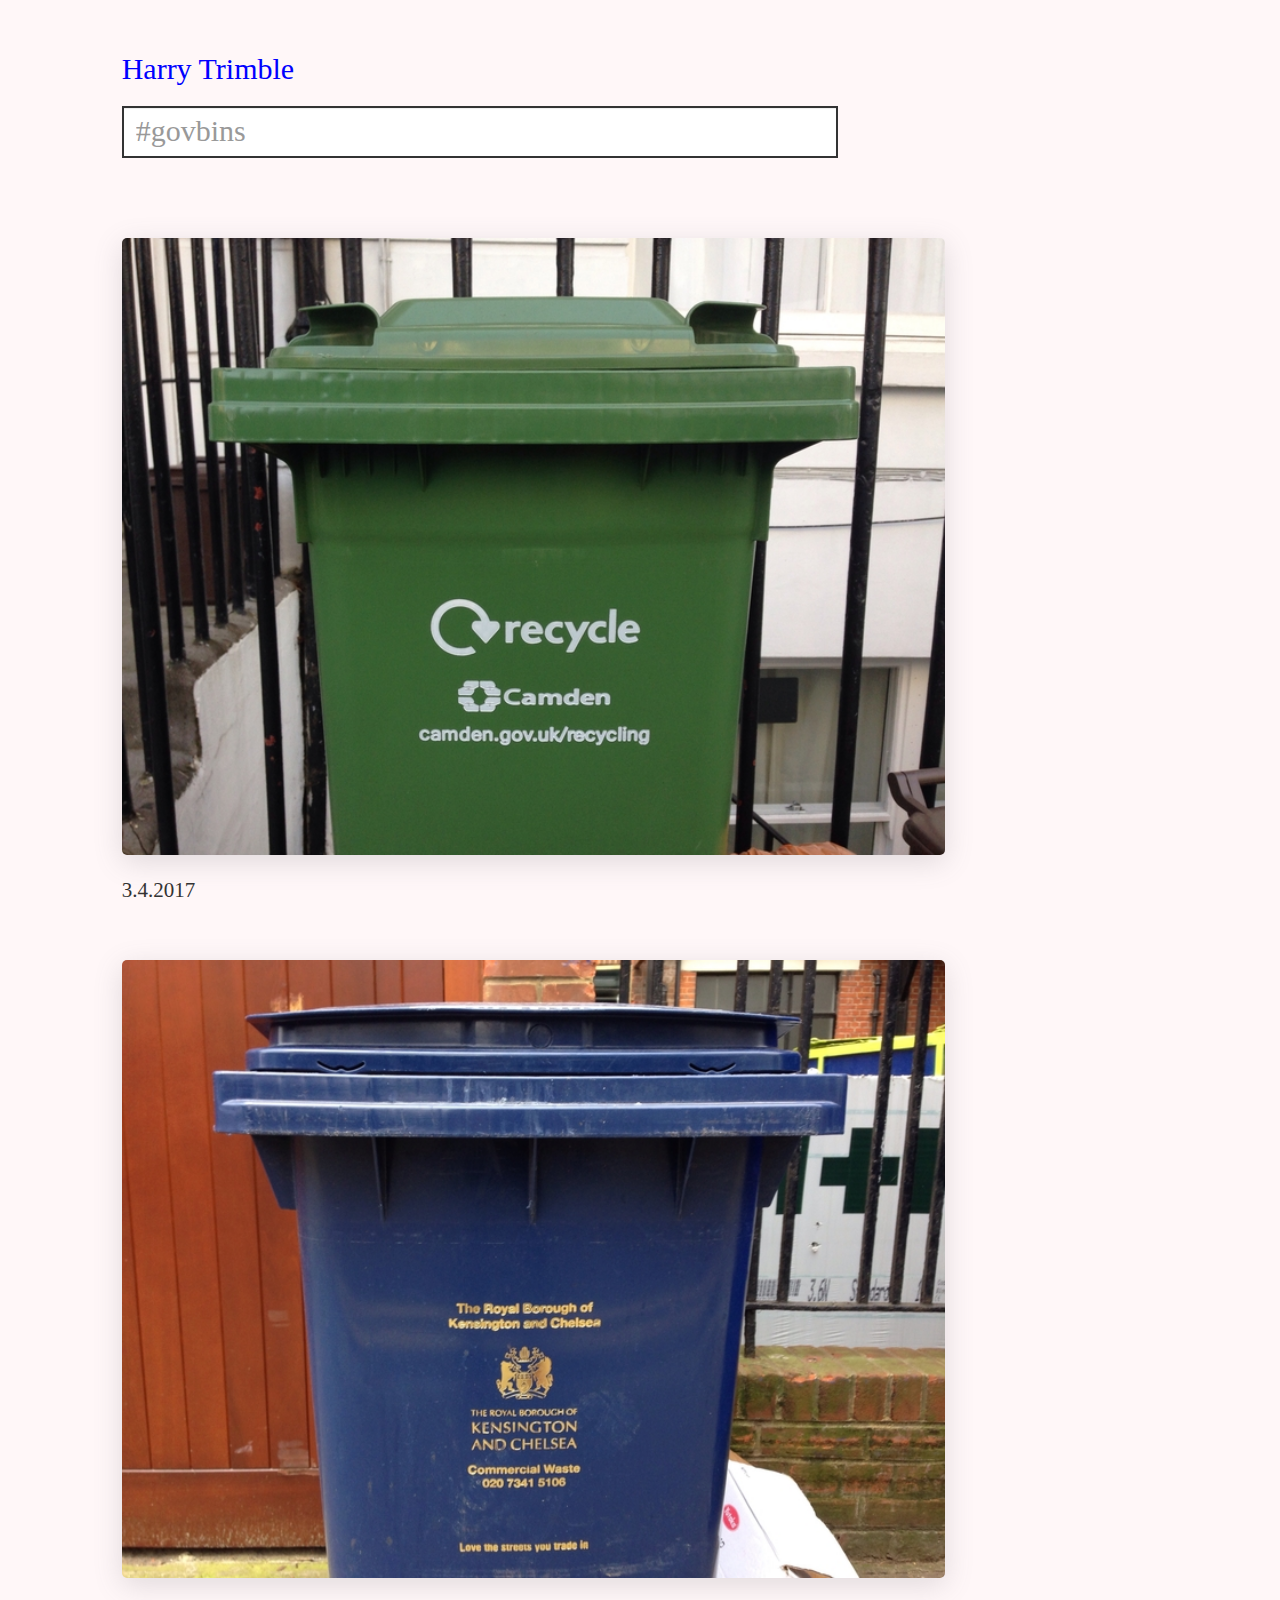
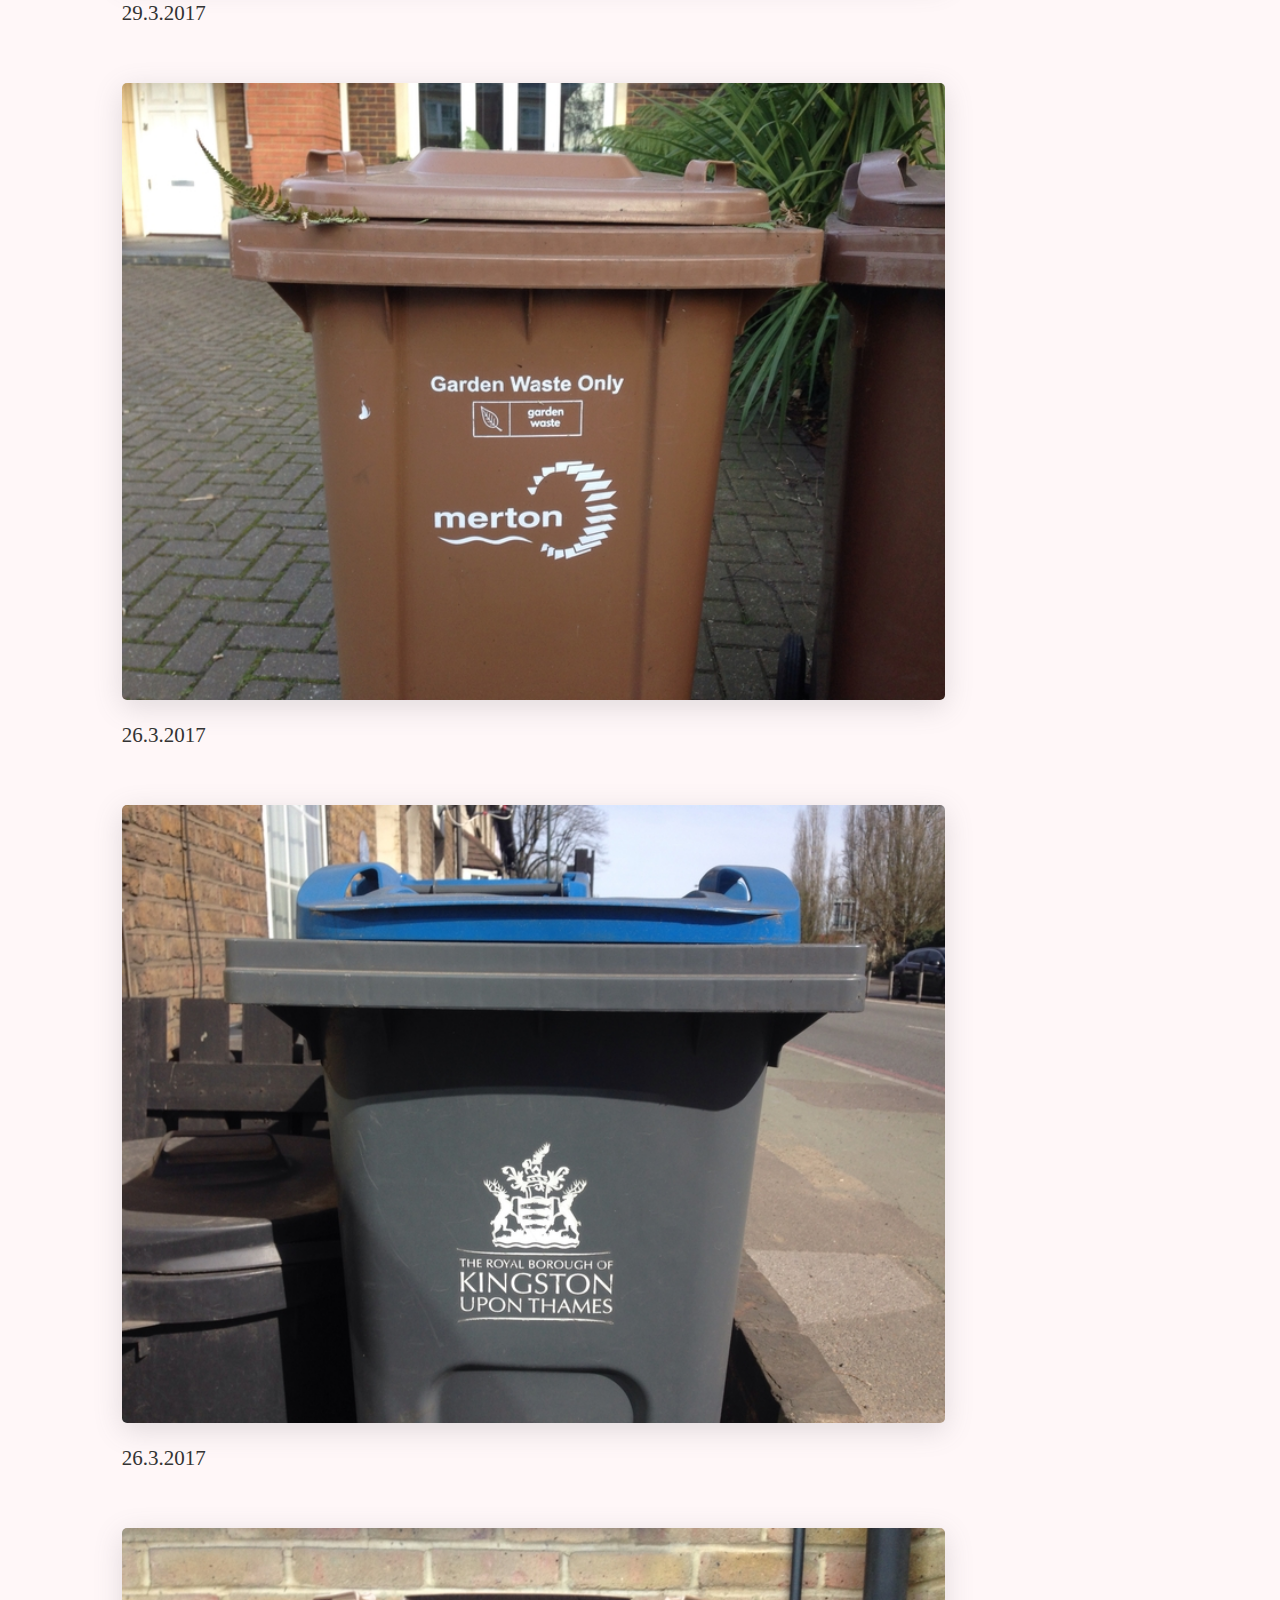
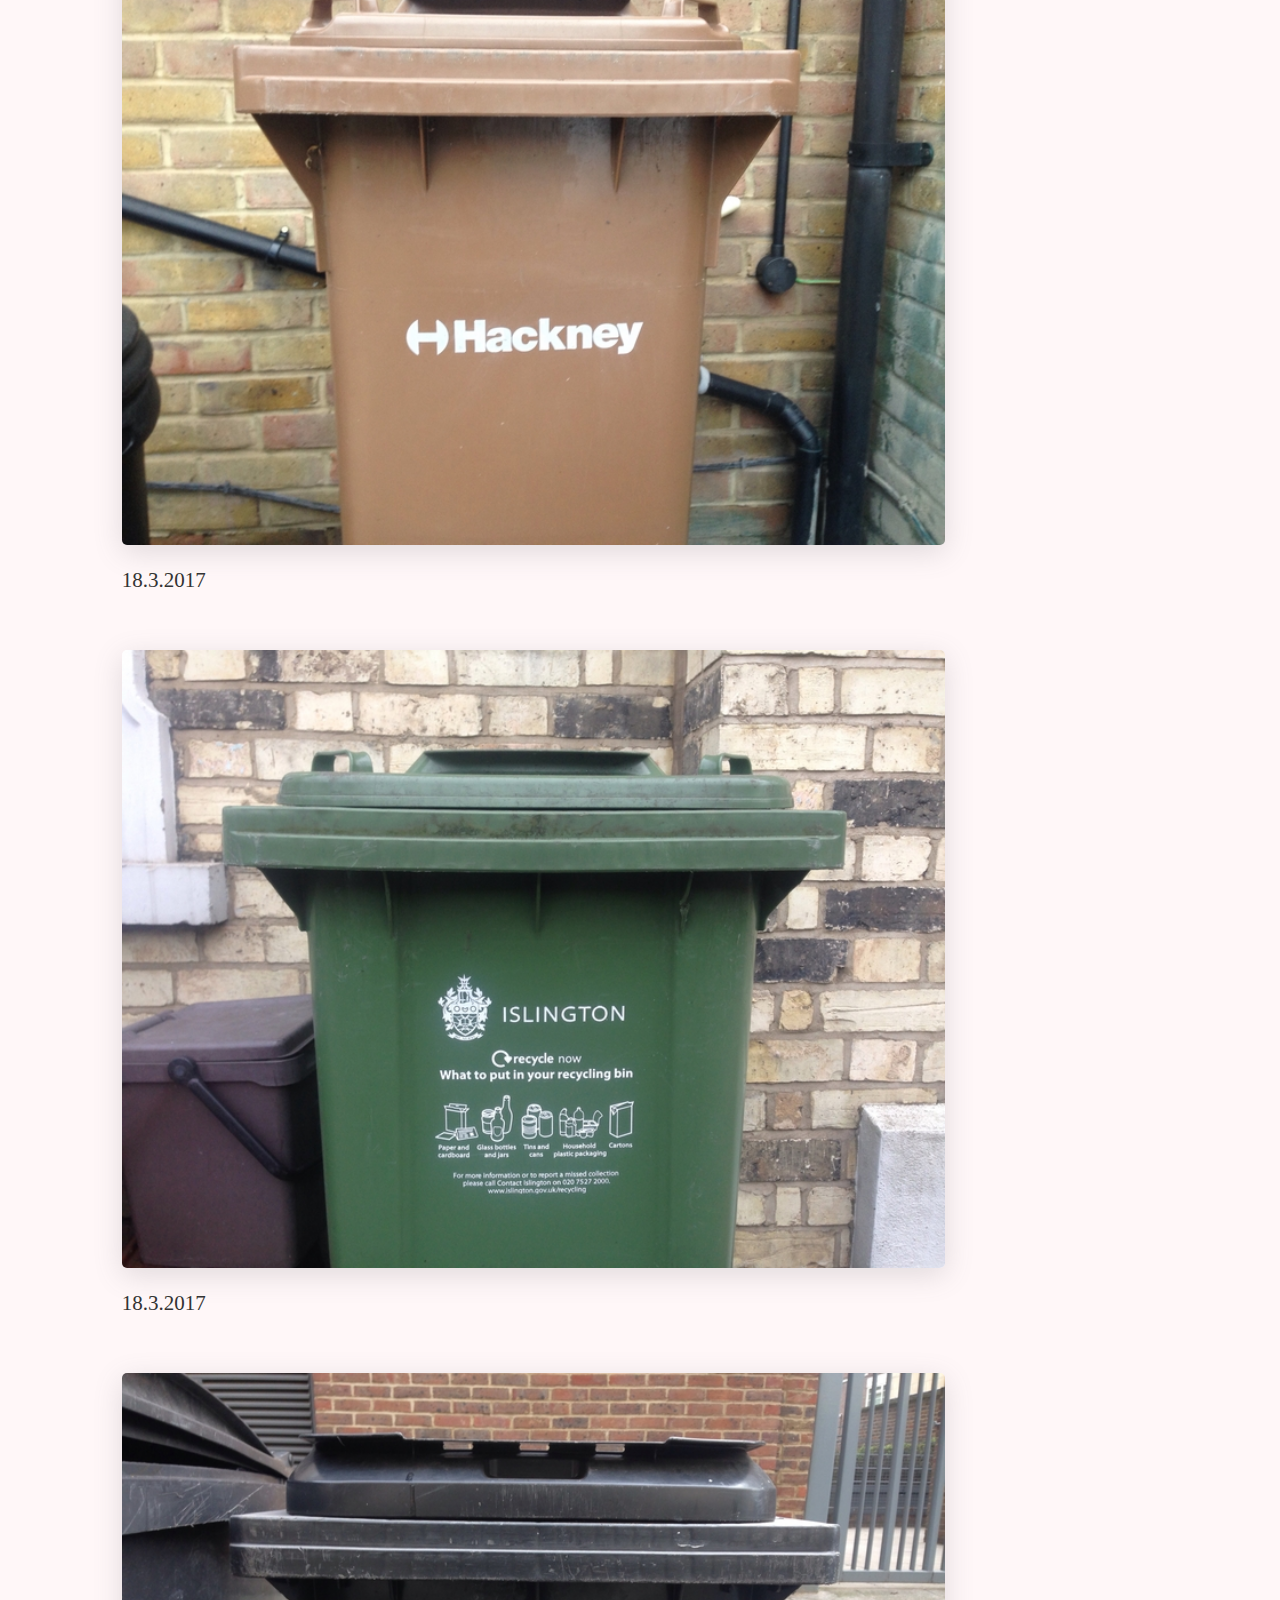
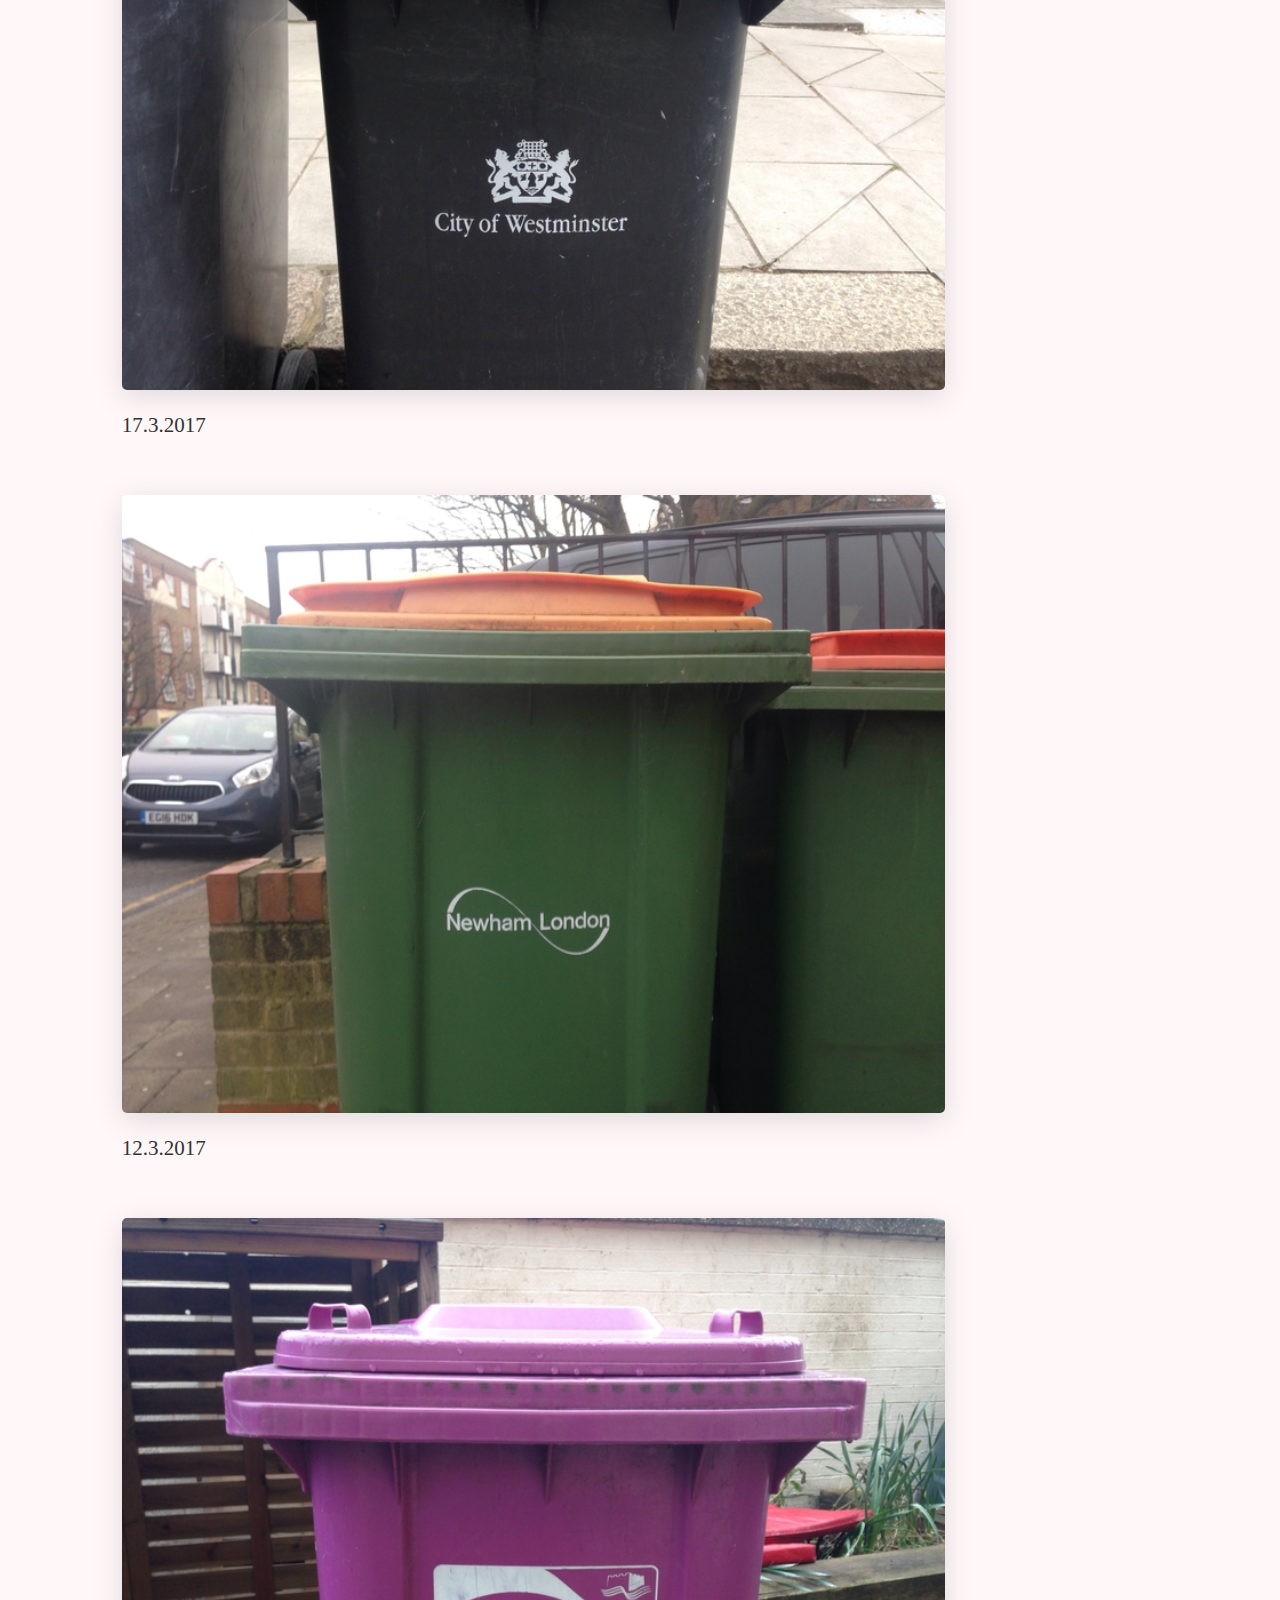
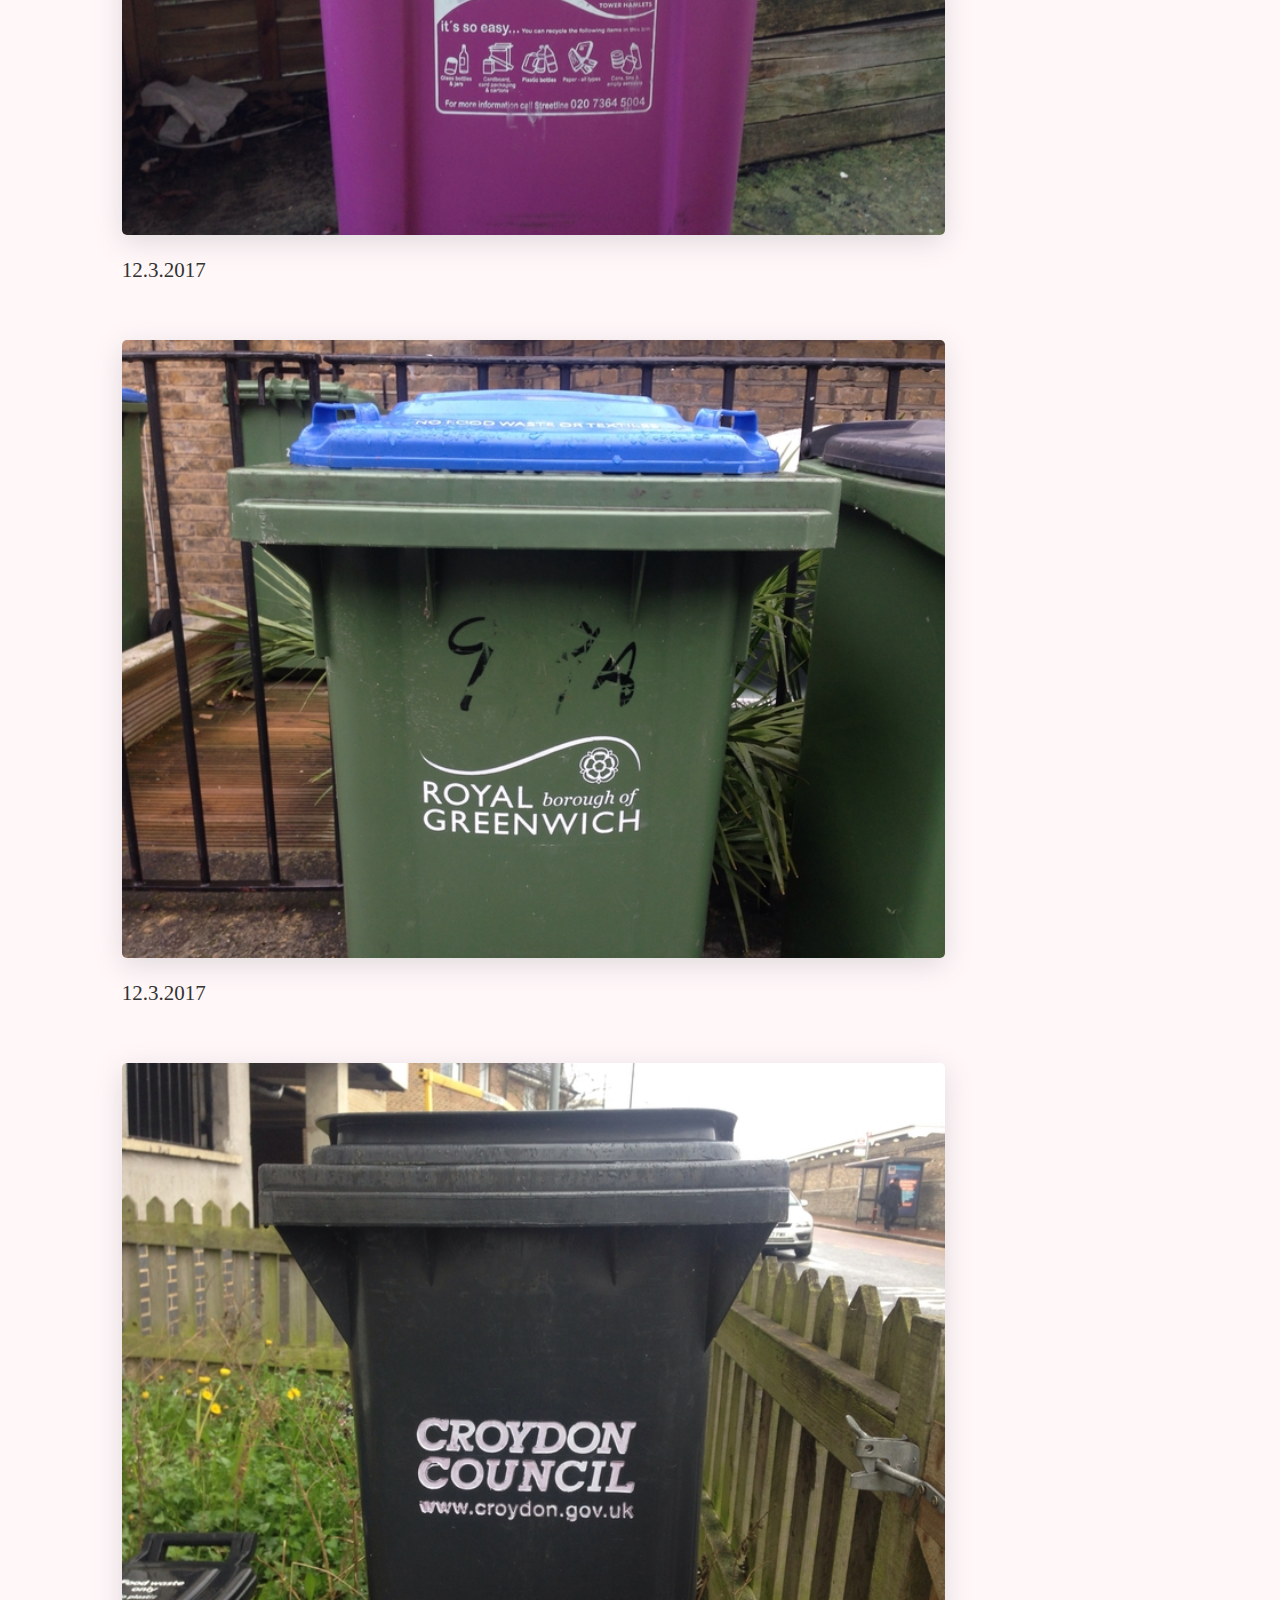
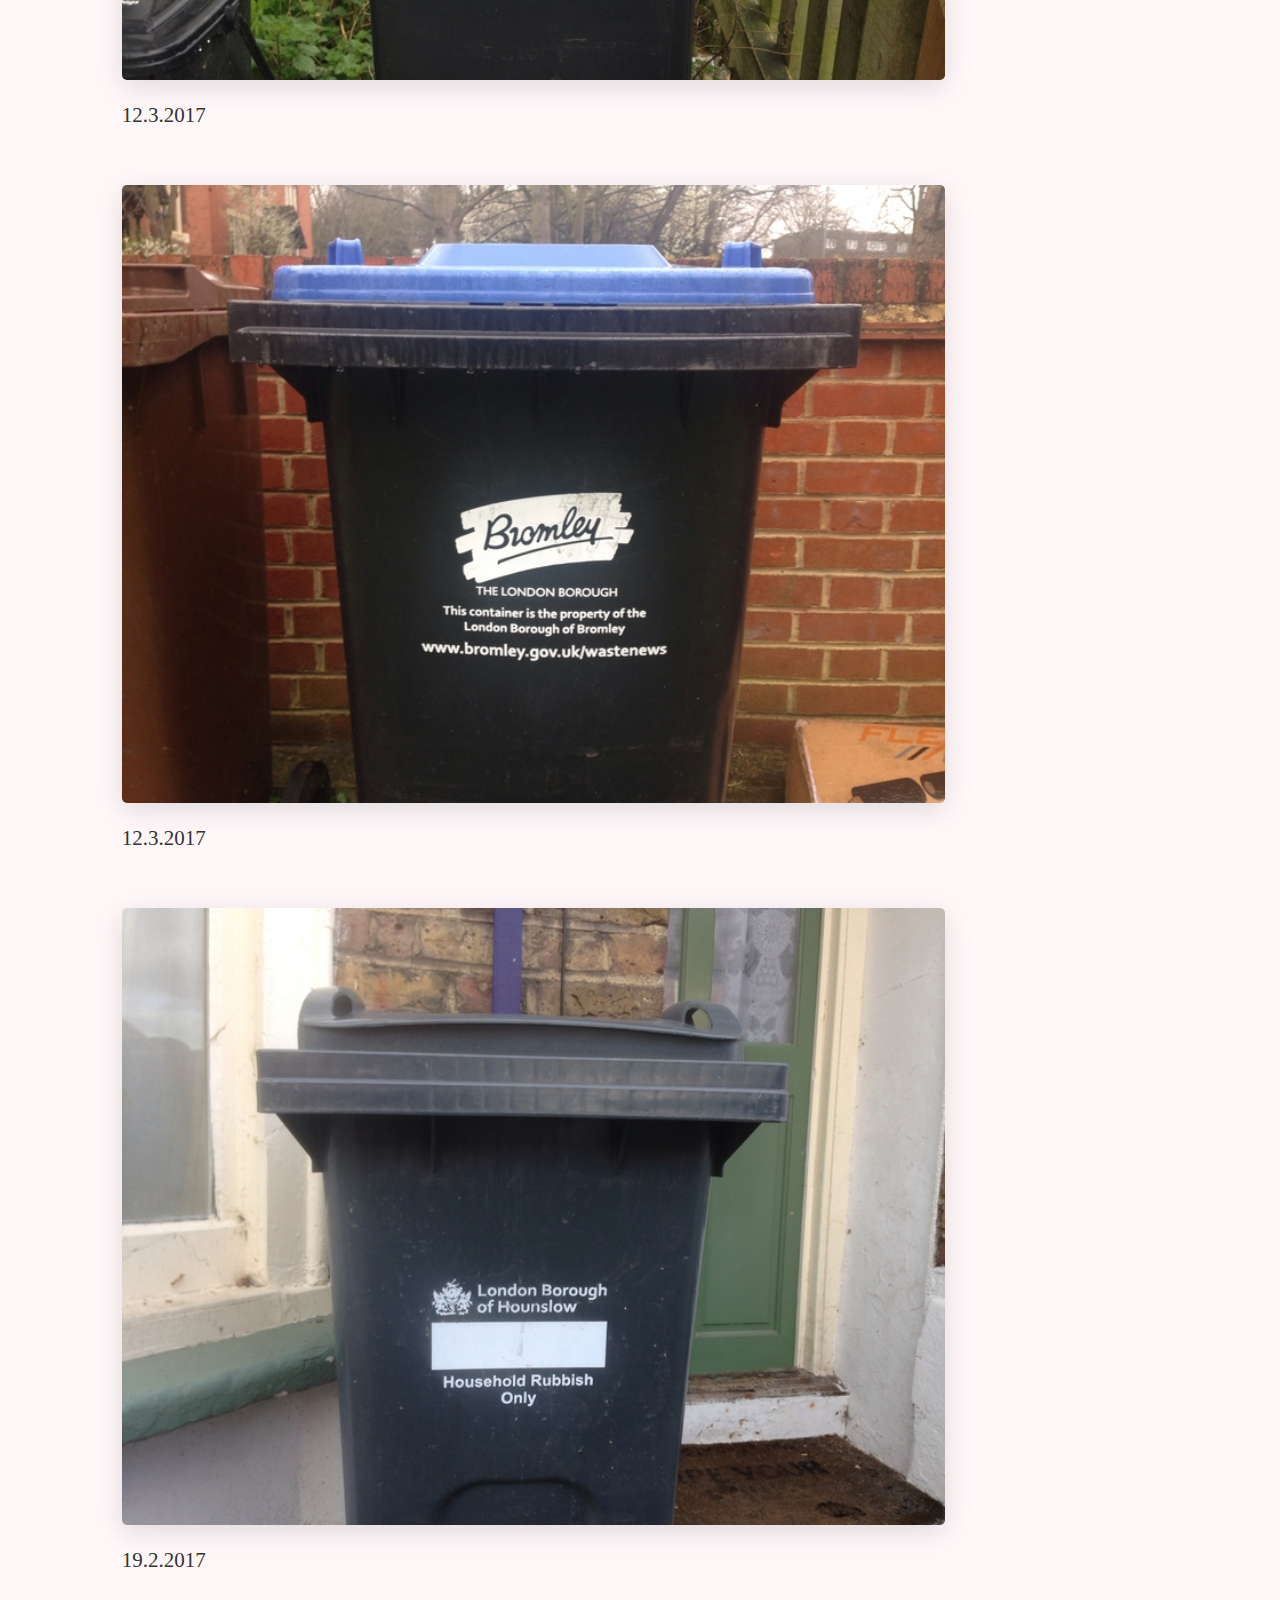
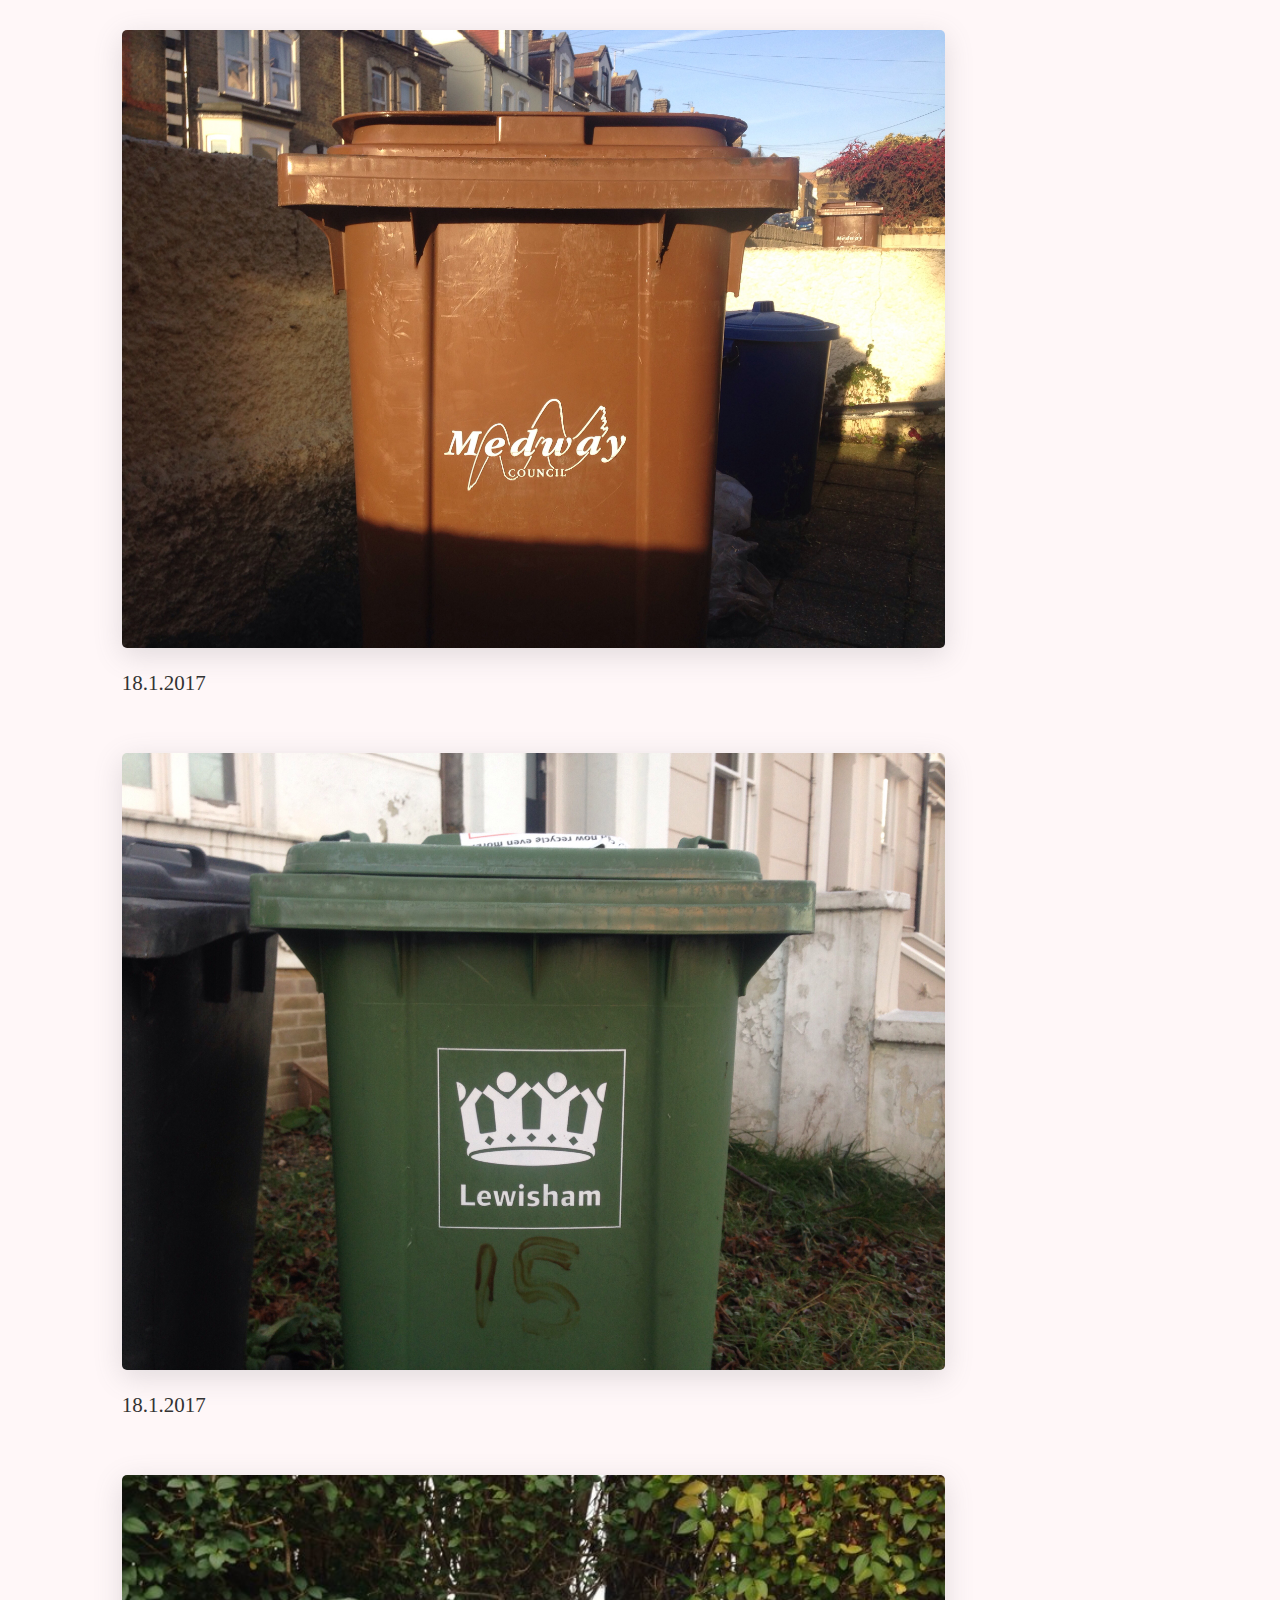
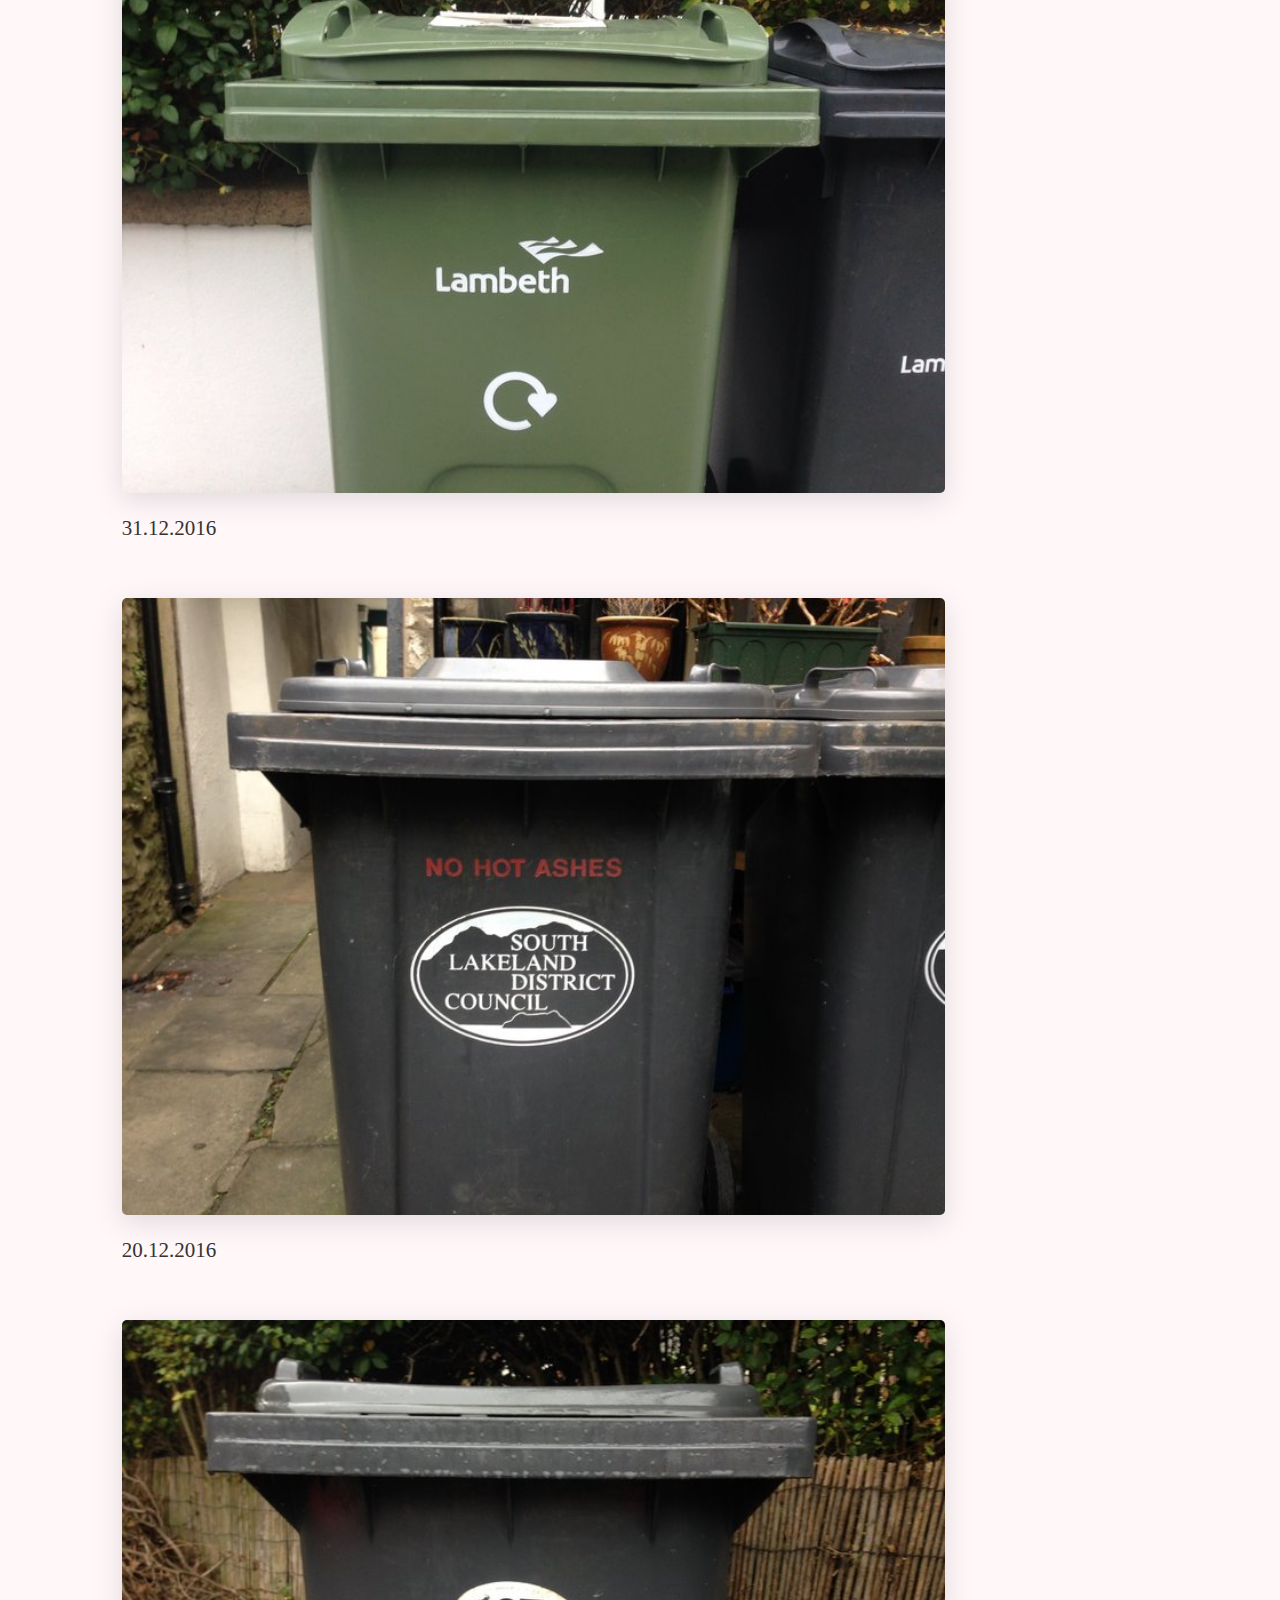
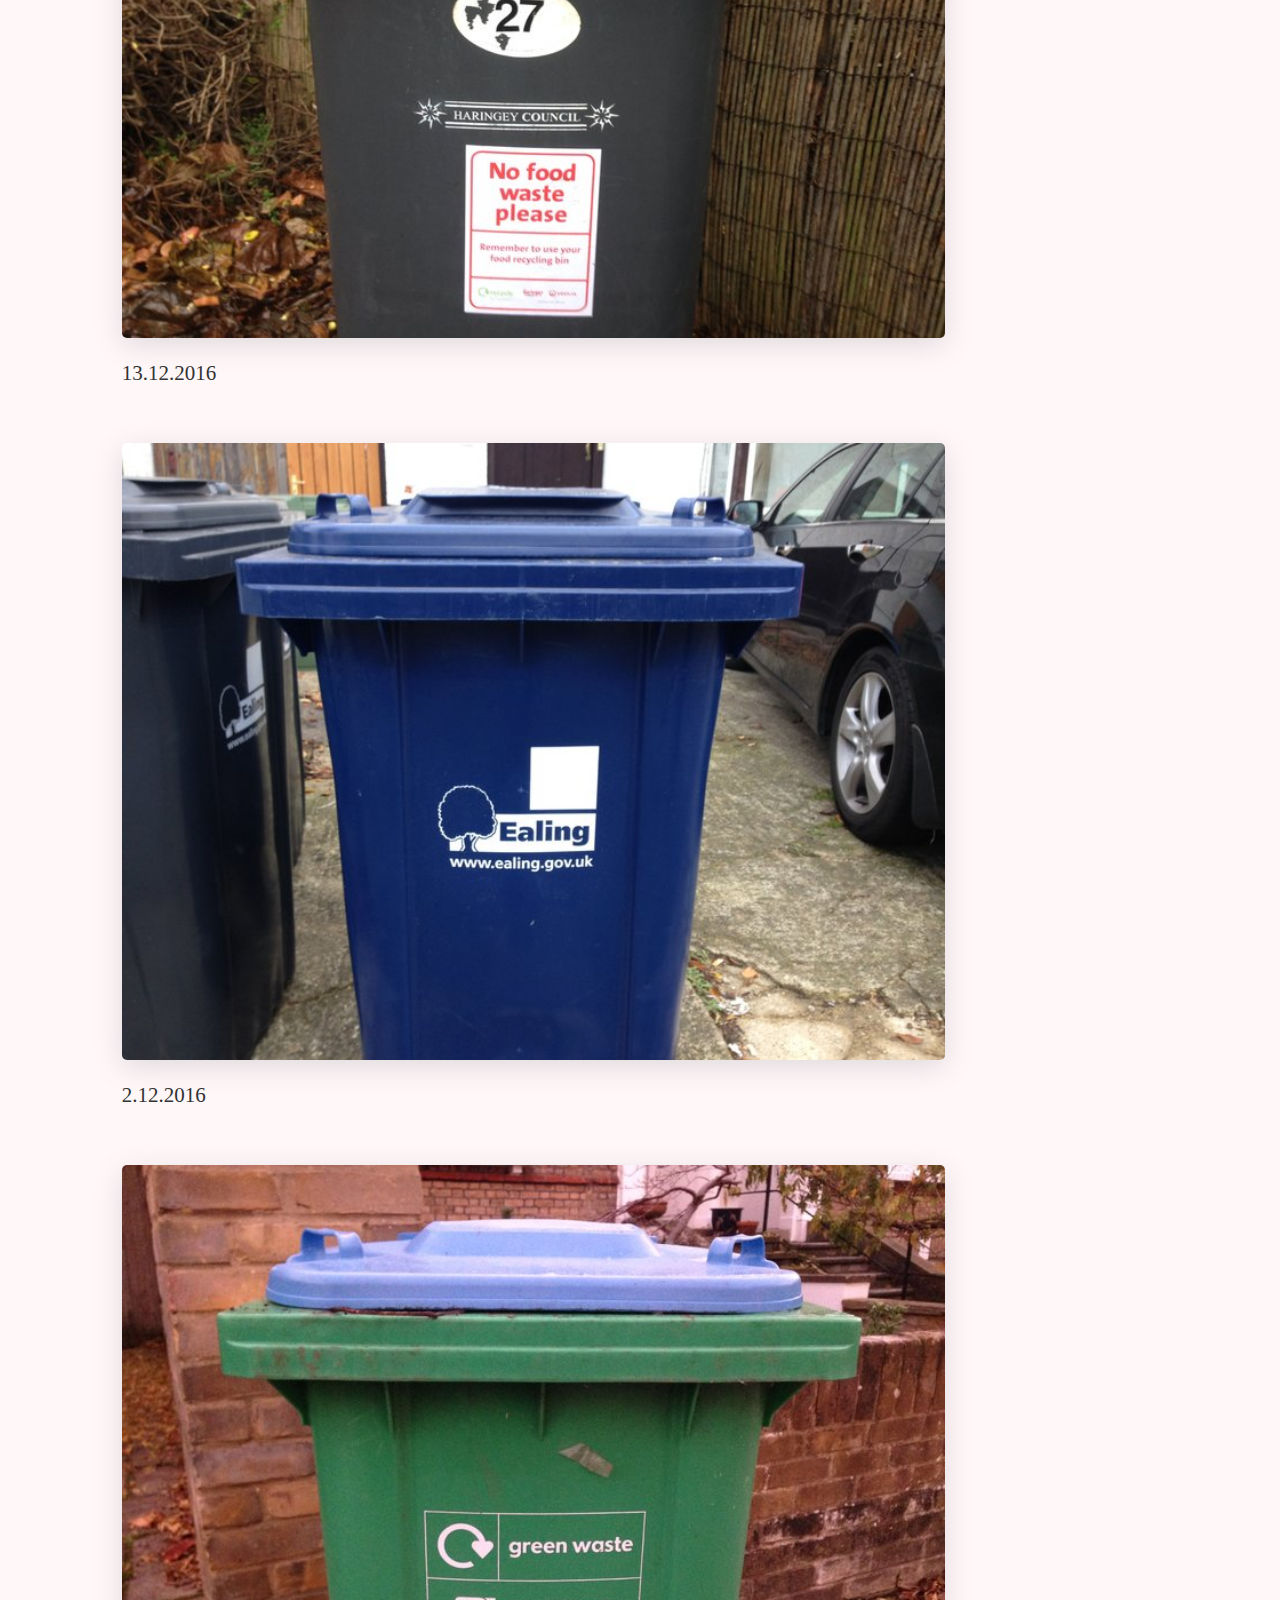
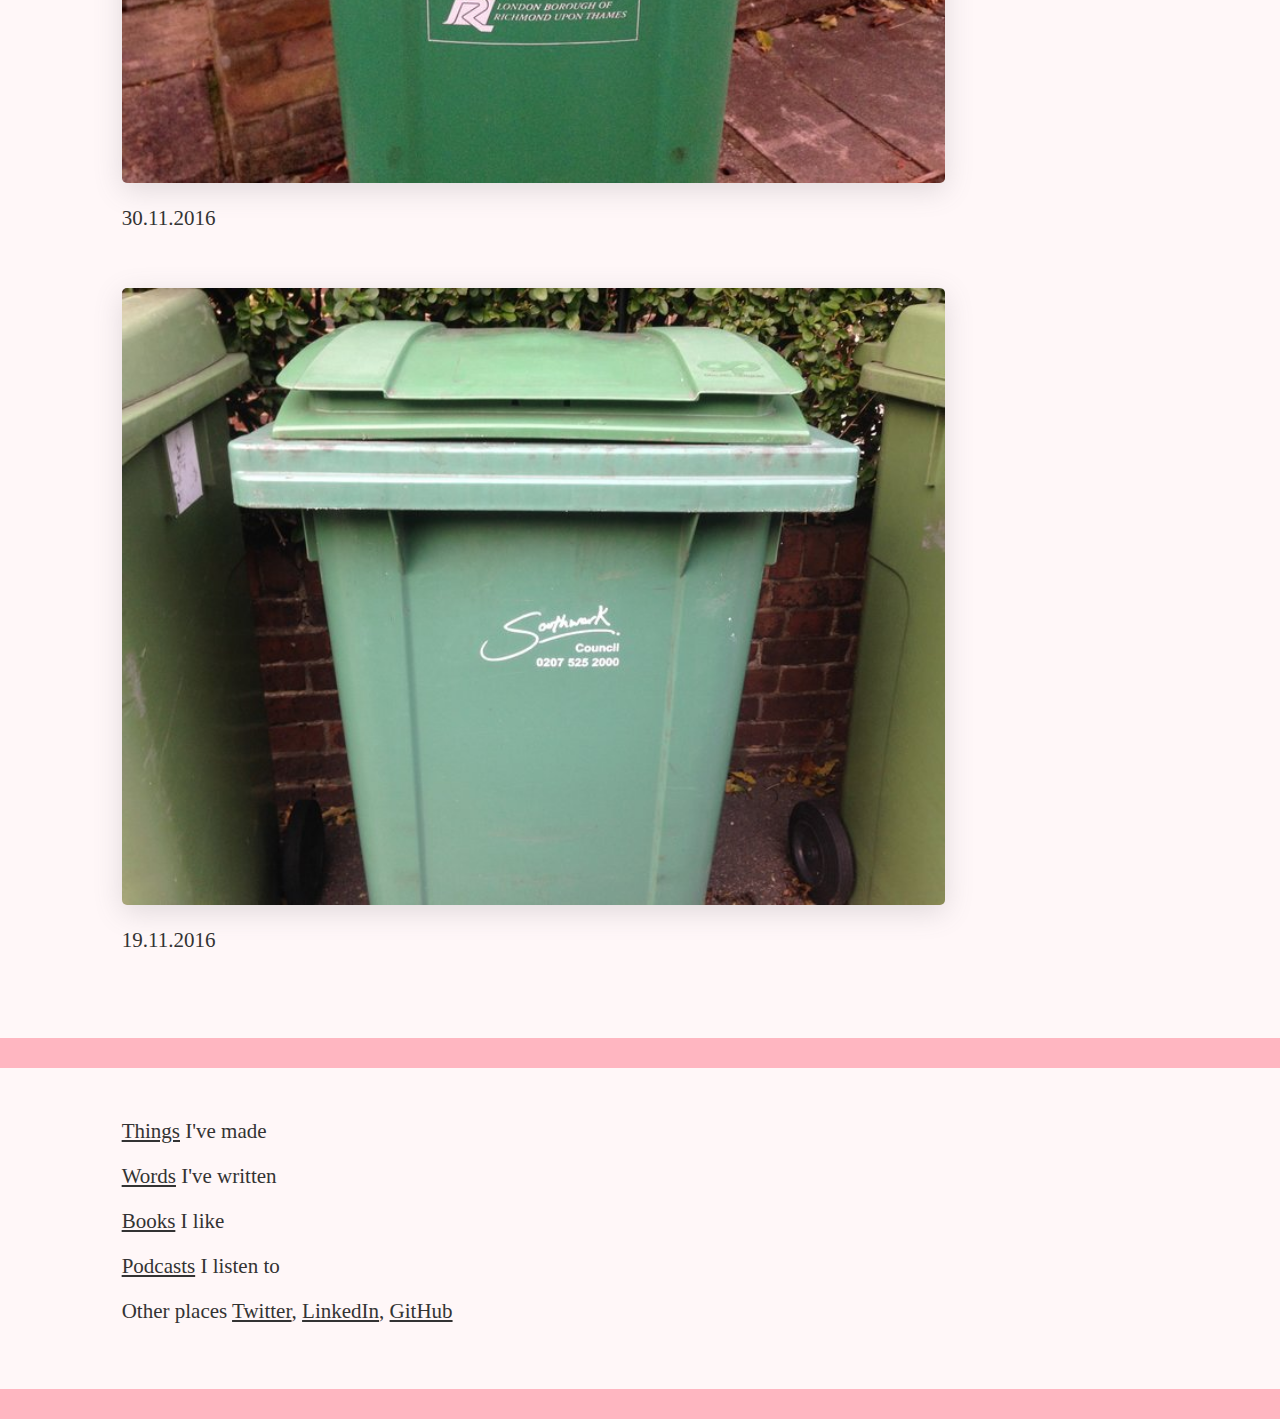
<file: test-search.html>
<!DOCTYPE html>
<html lang="en">
  <head>
    <meta charset="utf-8">
    <meta http-equiv="X-UA-Compatible" content="IE=edge">
    <meta name="viewport" content="width=device-width, initial-scale=1">
    <!-- The above 3 meta tags *must* come first in the head; any other head content must come *after* these tags -->
    <title>#govbins</title>

    <!-- Bootstrap -->
    <link href="css/bootstrap.min.css" rel="stylesheet">

    <!-- HTML5 shim and Respond.js for IE8 support of HTML5 elements and media queries -->
    <!-- WARNING: Respond.js doesn't work if you view the page via file:// -->
    <!--[if lt IE 9]>
      <script src="https://oss.maxcdn.com/html5shiv/3.7.2/html5shiv.min.js"></script>
      <script src="https://oss.maxcdn.com/respond/1.4.2/respond.min.js"></script>
    <![endif]-->
  </head>
  <body>
    
    <div class="jumbotron">
	    <div class="container-fluid">
		    	<div class="row">
					<div class="col-md-1"></div>
					<div class="col-md-7 col-lg-7">
						<p style="font-weight: 300; font-size: 30px;"><a href="index.html"><span style="text-decoration: none; color: #0000FF" class="me-on-internet">Harry Trimble</span></a></p>
			            <input type="text" id="search" class="search form-control img-responsive" placeholder="#govbins">
			            <br><br>
					</div>
		    	</div>
				
				<!-- not result -->
			    <div class="row warning no-result">
					<div class="col-md-1"></div>
					<div class="col-md-8 col-lg-8">
					<br>
				      <p id="zero-results"><i class="fa fa-warning"></i> Not in collection (yet)</p>
				    </div>
			    </div>

				<div class="row">
					<div class="col-md-1"></div>
					<div class="col-md-8 col-lg-8">

						<!-- search filter table -->	    	
						<table id="filter-table" class="table results">
						  <thead>
						  </thead>
						  <tbody>
						    <tr id="Camden">
						      <td>
						      	<br><br>
						      	<img src="images/bins/Camden.jpg" class="img-responsive" alt="Responsive image">
								<h2 id="council-name" data-local-authority-eng="CMD"></h2>
								<p>3.4.2017</p>
						      </td>
						    </tr>
						    <tr id="Kensington-and-Chelsea">
						      <td>
						      	<br><br>
						      	<img src="images/bins/Kensington-and-Chelsea.jpg" class="img-responsive" alt="Responsive image">
								<h2 id="council-name" data-local-authority-eng="KEC"></h2>
								<p>29.3.2017</p>
						      </td>
						    </tr>
						    <tr id="Merton">
						      <td>
						      	<br><br>
								<img src="images/bins/Merton.jpg" class="img-responsive" alt="Responsive image">
								<h2 id="council-name" data-local-authority-eng="MRT"></h2>
								<p>26.3.2017</p>
						      </td>
						    </tr>
						    <tr id="Kingston-upon-Thames">
						      <td>
						      	<br><br>
								<img src="images/bins/Kingston-upon-Thames.jpg" class="img-responsive" alt="Responsive image">
								<h2 id="council-name" data-local-authority-eng="KTT"></h2>
								<p>26.3.2017</p>
						      </td>
						    </tr>
						    <tr id="Hackney">
						      <td>
						      	<br><br>
								<img src="images/bins/Hackney.jpg" class="img-responsive" alt="Responsive image">
								<h2 id="council-name" data-local-authority-eng="HCK"></h2>
								<p>18.3.2017</p>
						      </td>
						    </tr>
						    <tr id="Islington">
						      <td>
						      	<br><br>
								<img src="images/bins/Islington.jpg" class="img-responsive" alt="Responsive image">
								<h2 id="council-name" data-local-authority-eng="ISL"></h2>
								<p>18.3.2017</p>
						      </td>
						    </tr>
						    <tr id="Westminster">
						      <td>
						      	<br><br>
								<img src="images/bins/Westminster.jpg" class="img-responsive" alt="Responsive image">
								<h2 id="council-name" data-local-authority-eng="WSM"></h2>
								<p>17.3.2017</p>
						      </td>
						    </tr>
						    <tr id="Newham">
						      <td>
						      	<br><br>
								<img src="images/bins/Newham.jpg" class="img-responsive" alt="Responsive image">
								<h2 id="council-name" data-local-authority-eng="NWM"></h2>
								<p>12.3.2017</p>
						      </td>
						    </tr>
						    <tr id="Tower-Hamlets">
						      <td>
						      	<br><br>
								<img src="images/bins/Tower-Hamlets.jpg" class="img-responsive" alt="Responsive image">
								<h2 id="council-name" data-local-authority-eng="TWH"></h2>
								<p>12.3.2017</p>
						      </td>
						    </tr>
						    <tr id="Greenwich">
						      <td>
						      	<br><br>
								<img src="images/bins/Greenwich.jpg" class="img-responsive" alt="Responsive image">
								<h2 id="council-name" data-local-authority-eng="GRE"></h2>
								<p>12.3.2017</p>
						      </td>
						    </tr>
						    <tr id="Croydon">
						      <td>
						      	<br><br>
								<img src="images/bins/Croydon.jpg" class="img-responsive" alt="Responsive image">
								<h2 id="council-name" data-local-authority-eng="CRY"></h2>
								<p>12.3.2017</p>
						      </td>
						    </tr>
						    <tr id="Bromley">
						      <td>
						      	<br><br>
								<img src="images/bins/Bromley.jpg" class="img-responsive" alt="Responsive image">
								<h2 id="council-name" data-local-authority-eng="BRY"></h2>
								<p>12.3.2017</p>
						      </td>
						    </tr>
						    <tr id="Hounslow">
						      <td>
						      	<br><br>
								<img src="images/bins/Hounslow.jpg" class="img-responsive" alt="Responsive image">
								<h2 id="council-name" data-local-authority-eng="HNS"></h2>
								<p>19.2.2017</p>
						      </td>
						    </tr>
						    <tr id="Medway">
						      <td>
						      	<br><br>
								<img src="images/bins/Medway.jpg" class="img-responsive" alt="Responsive image">
								<h2 id="council-name" data-local-authority-eng="MDW"></h2>
								<p>18.1.2017</p>
						      </td>
						    </tr>
						    <tr id="Lewisham">
						      <td>
						      	<br><br>
								<img src="images/bins/Lewisham.jpg" class="img-responsive" alt="Responsive image">
								<h2 id="council-name" data-local-authority-eng="LEW"></h2>
								<p>18.1.2017</p>
						      </td>
						    </tr>
						    <tr id="Lambeth">
						      <td>
						      	<br><br>
								<img src="images/bins/Lambeth.jpg" class="img-responsive" alt="Responsive image">
								<h2 id="council-name" data-local-authority-eng="LBH"></h2>
								<p>31.12.2016</p>
						      </td>
						    </tr>
						    <tr id="South-Lakeland">
						      <td>
						      	<br><br>
								<img src="images/bins/South-Lakeland.jpg" class="img-responsive" alt="Responsive image">
								<h2 id="council-name" data-local-authority-eng="SLA"></h2>
								<p>20.12.2016</p>
						      </td>
						    </tr>
						    <tr id="Haringey">
						      <td>
						      	<br><br>
								<img src="images/bins/Haringey.jpg" class="img-responsive" alt="Responsive image">
								<h2 id="council-name" data-local-authority-eng="HRY"></h2>
								<p>13.12.2016</p>
						      </td>
						    </tr>
						    <tr id="Ealing">
						      <td>
						      	<br><br>
								<img src="images/bins/Ealing.jpg" class="img-responsive" alt="Responsive image">
								<h2 id="council-name" data-local-authority-eng="EAL"></h2>
								<p>2.12.2016</p>
						      </td>
						    </tr>
						    <tr id="Richmond-upon-Thames">
						      <td>
						      	<br><br>
								<img src="images/bins/Richmond-upon-Thames.jpg" class="img-responsive" alt="Responsive image">
								<h2 id="council-name" data-local-authority-eng="RIC"></h2>
								<p>30.11.2016</p>
						      </td>
						    </tr>
						    <tr id="Southwark">
						      <td>
						      	<br><br>
								<img src="images/bins/Southwark.jpg" class="img-responsive" alt="Responsive image">
								<h2 id="council-name" data-local-authority-eng="SWK"></h2>
								<p>19.11.2016</p>
						      </td>
						    </tr>
						  </tbody>
						</table>
					</div>
				</div>
											
	    </div>
	</div>

	<div class="jumbotron">
		<div class="container-fluid">
			<div class="row">
				<div class="col-md-1"></div>
					<div class="col-md-9">
		<p><a href="things"><span class="me-on-internet">Things</span></a> I've made</p>
		<p><a href="words"><span class="me-on-internet">Words</span></a> I've written</p>
		<p><a href="books"><span class="me-on-internet">Books</span></a> I like</p>
		<p><a href="podcasts"><span class="me-on-internet">Podcasts</span></a> I listen to</p>
		<p>Other places <a href="https://twitter.com/HarryTrimble" target="_blank"><span class="me-on-internet">Twitter</span></a>, <a href="https://uk.linkedin.com/pub/harry-trimble/38/b3a/b23" target="_blank"><span class="me-on-internet">LinkedIn</span></a>, <a href="https://github.com/HarryTrimble?tab=repositories" target="_blank"><span class="me-on-internet">GitHub</span></a></p>
					</div>
			</div>
		</div>
	</div>

    <!-- jQuery (necessary for Bootstrap's JavaScript plugins) -->
    <script src="https://ajax.googleapis.com/ajax/libs/jquery/1.11.3/jquery.min.js"></script>
    <!-- Include all compiled plugins (below), or include individual files as needed -->
    <script src="js/bootstrap.min.js"></script>

	<!-- search filter script from https://codepen.io/adobewordpress/pen/gbewLV -->
	<script>
		$(document).ready(function() {
		  $(".search").keyup(function () {
		    var searchTerm = $(".search").val();
		    var listItem = $('.results tbody').children('tr');
		    var searchSplit = searchTerm.replace(/ /g, "'):containsi('")
		    
		  $.extend($.expr[':'], {'containsi': function(elem, i, match, array){
		        return (elem.textContent || elem.innerText || '').toLowerCase().indexOf((match[3] || "").toLowerCase()) >= 0;
		    }
		  });
		    
		  $(".results tbody tr").not(":containsi('" + searchSplit + "')").each(function(e){
		    $(this).attr('visible','false');
		  });

		  $(".results tbody tr:containsi('" + searchSplit + "')").each(function(e){
		    $(this).attr('visible','true');
		  });

		  var jobCount = $('.results tbody tr[visible="true"]').length;
		    $('.counter').text(jobCount + ' item');

		  if(jobCount == '0') {$('.no-result').show();}
		    else {$('.no-result').hide();}
				  });
		});
	</script>

	<!-- API: local authority ENGLAND register -->
	<script>

		$(document).ready(function(){
			$.get('https://local-authority-eng.register.gov.uk/records.json?page-size=500', function (results) {
				// console.log(result)
				for (var localAuthorityCode in results) {
					console.log(results[localAuthorityCode])
					$('[data-local-authority-eng="'+localAuthorityCode+'"]').html(results[localAuthorityCode]['name'])
				}
			})
		})

	</script>

	<!-- API: local authority SCOTLAND register -->
	<script>

		$(document).ready(function(){
			$.get('https://local-authority-sct.alpha.openregister.org/records.json?page-size=500', function (results) {
				// console.log(result)
				for (var localAuthorityCode in results) {
					console.log(results[localAuthorityCode])
					$('[data-local-authority-sct="'+localAuthorityCode+'"]').html(results[localAuthorityCode]['name'])
				}
			})
		})

	</script>

	<!-- API: local authority WALES register -->
	<script>

		$(document).ready(function(){
			$.get('https://local-authority-wls.discovery.openregister.org/records.json?page-size=500', function (results) {
				// console.log(result)
				for (var localAuthorityCode in results) {
					console.log(results[localAuthorityCode])
					$('[data-local-authority-wls="'+localAuthorityCode+'"]').html(results[localAuthorityCode]['name'])
				}
			})
		})

	</script>


  </body>


</html>
</file>
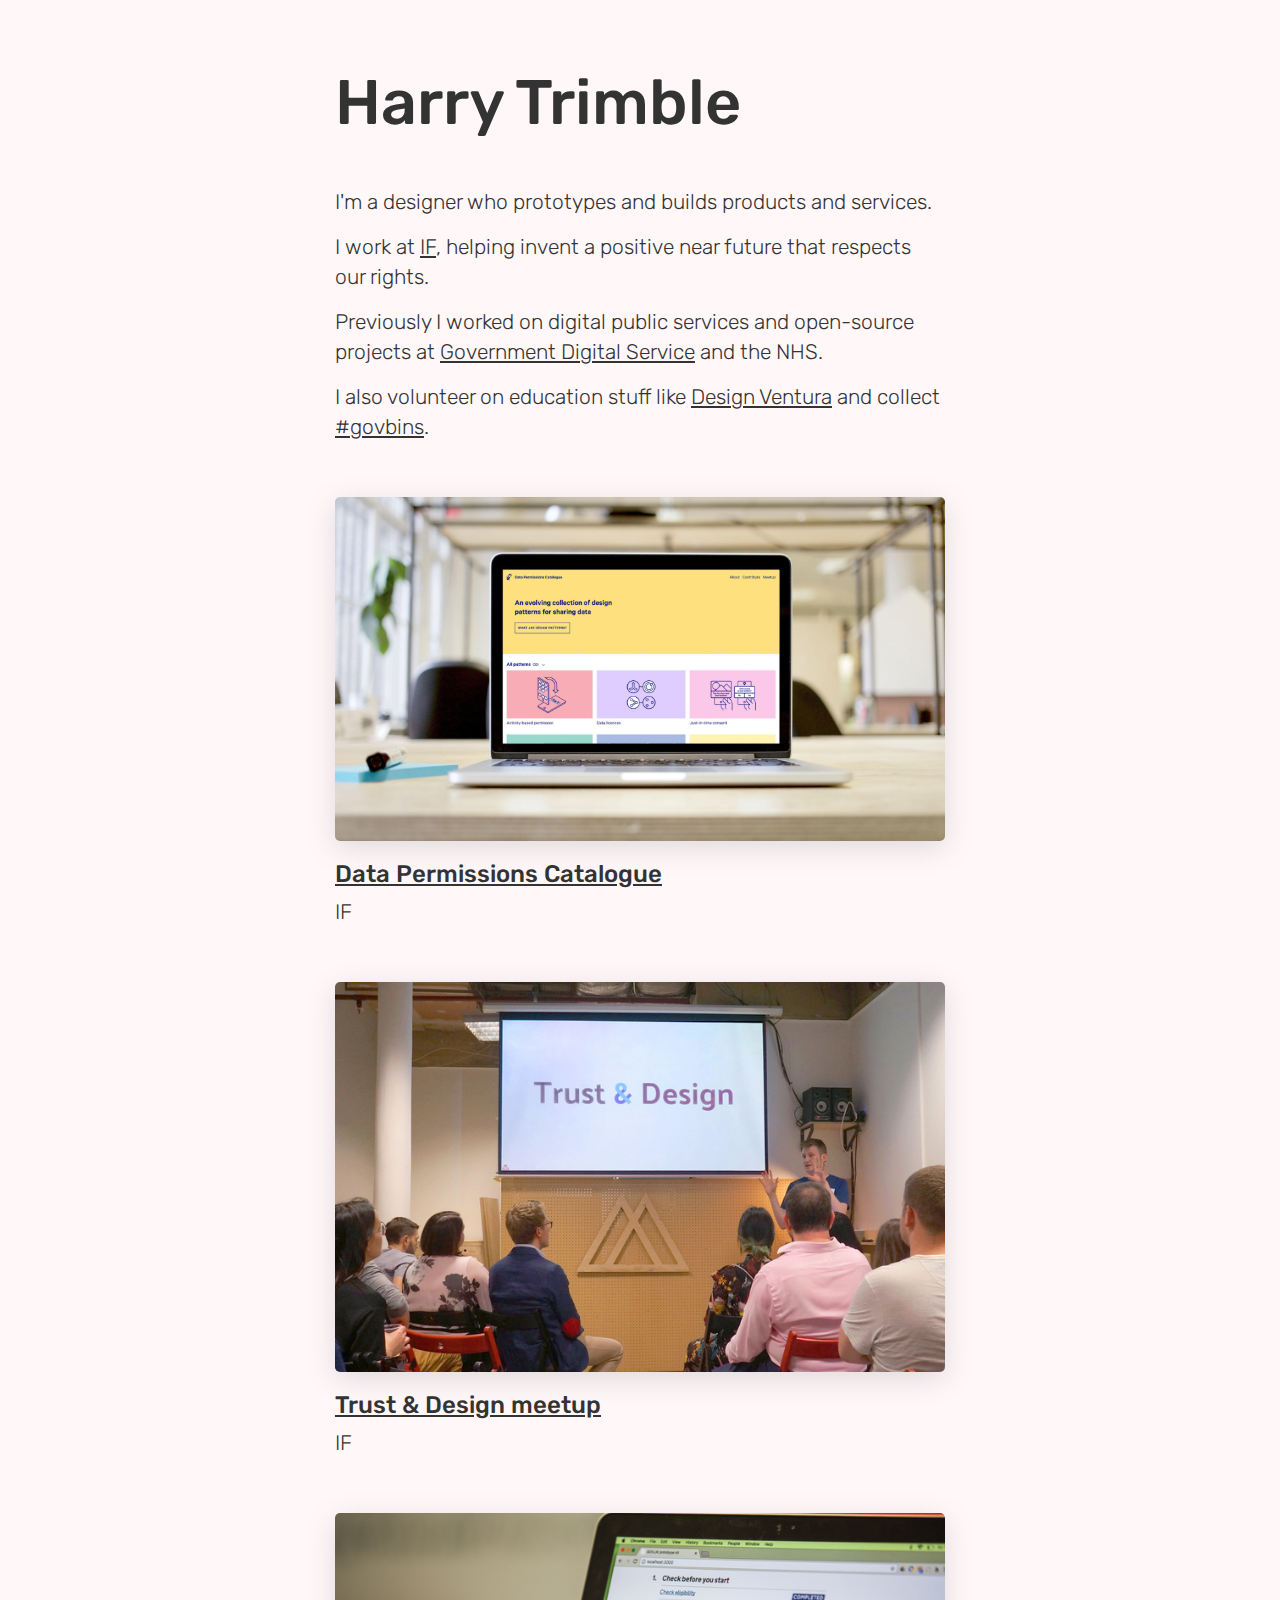
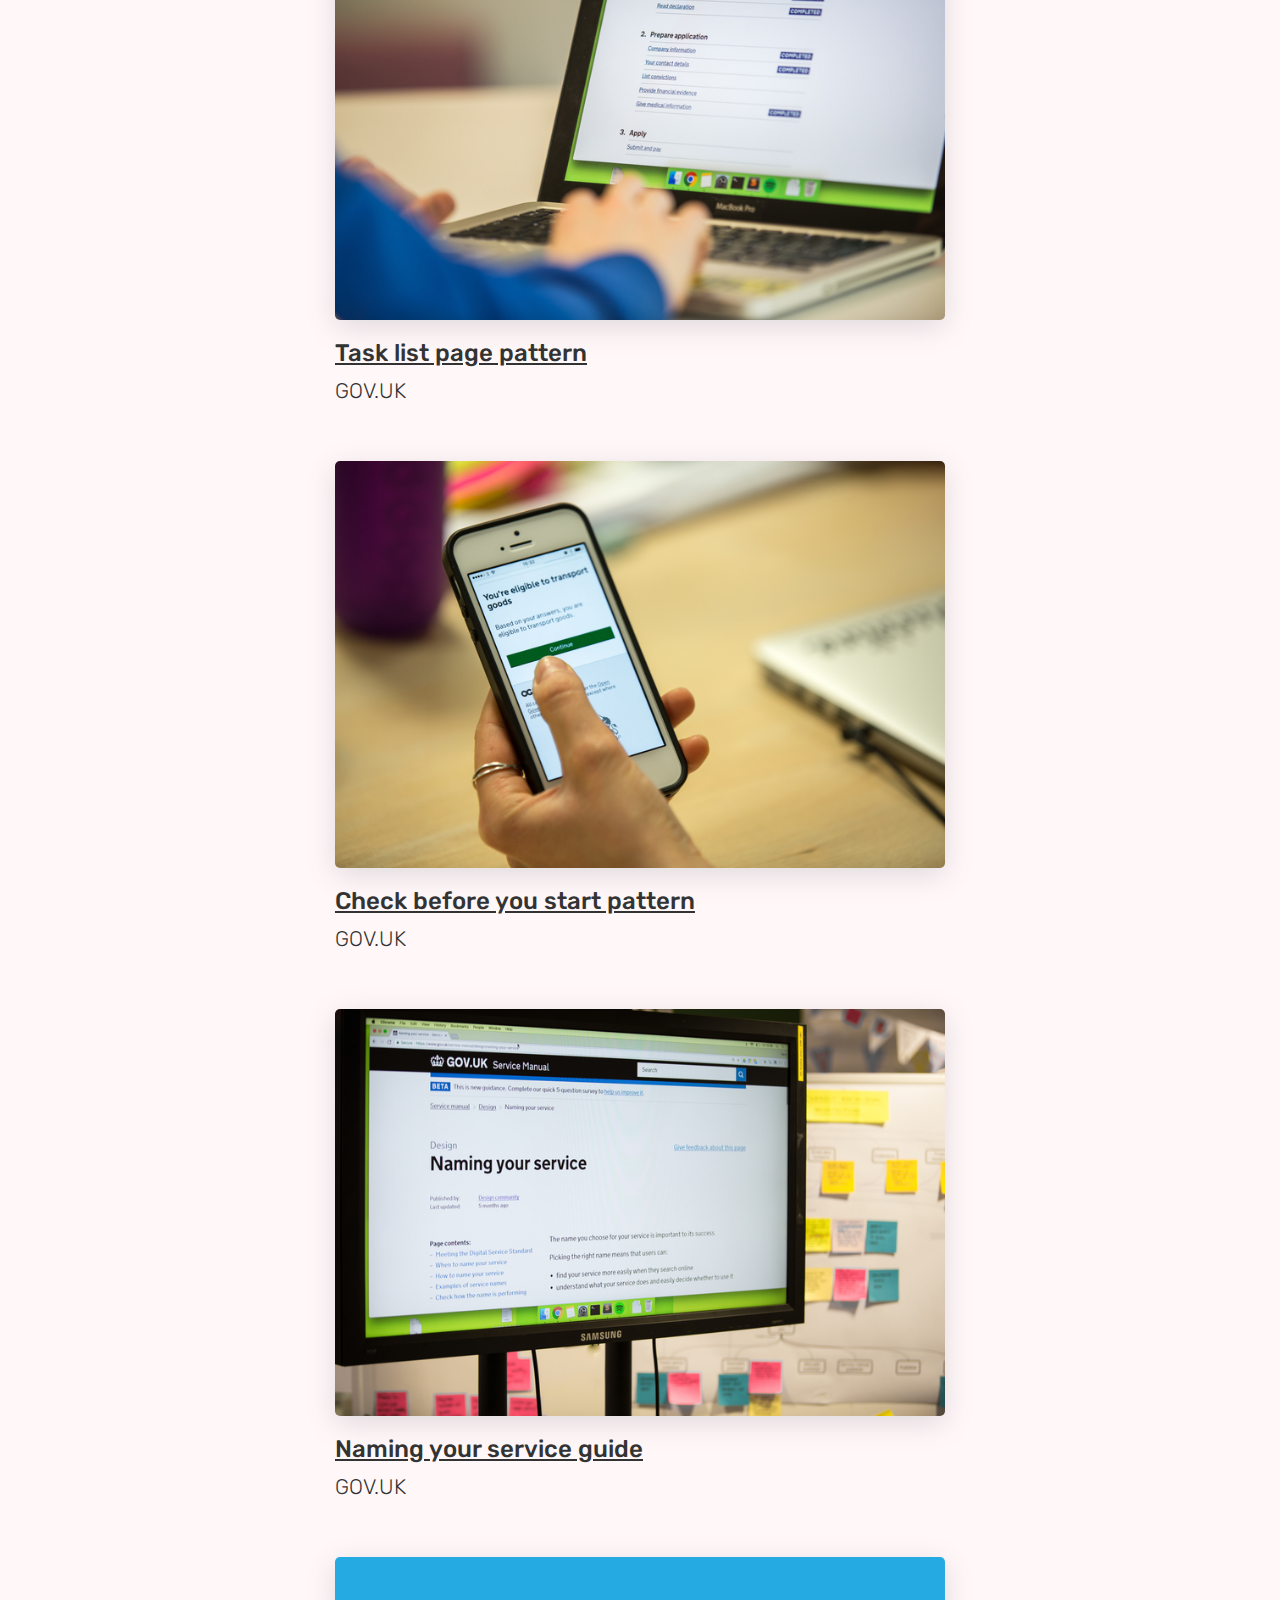
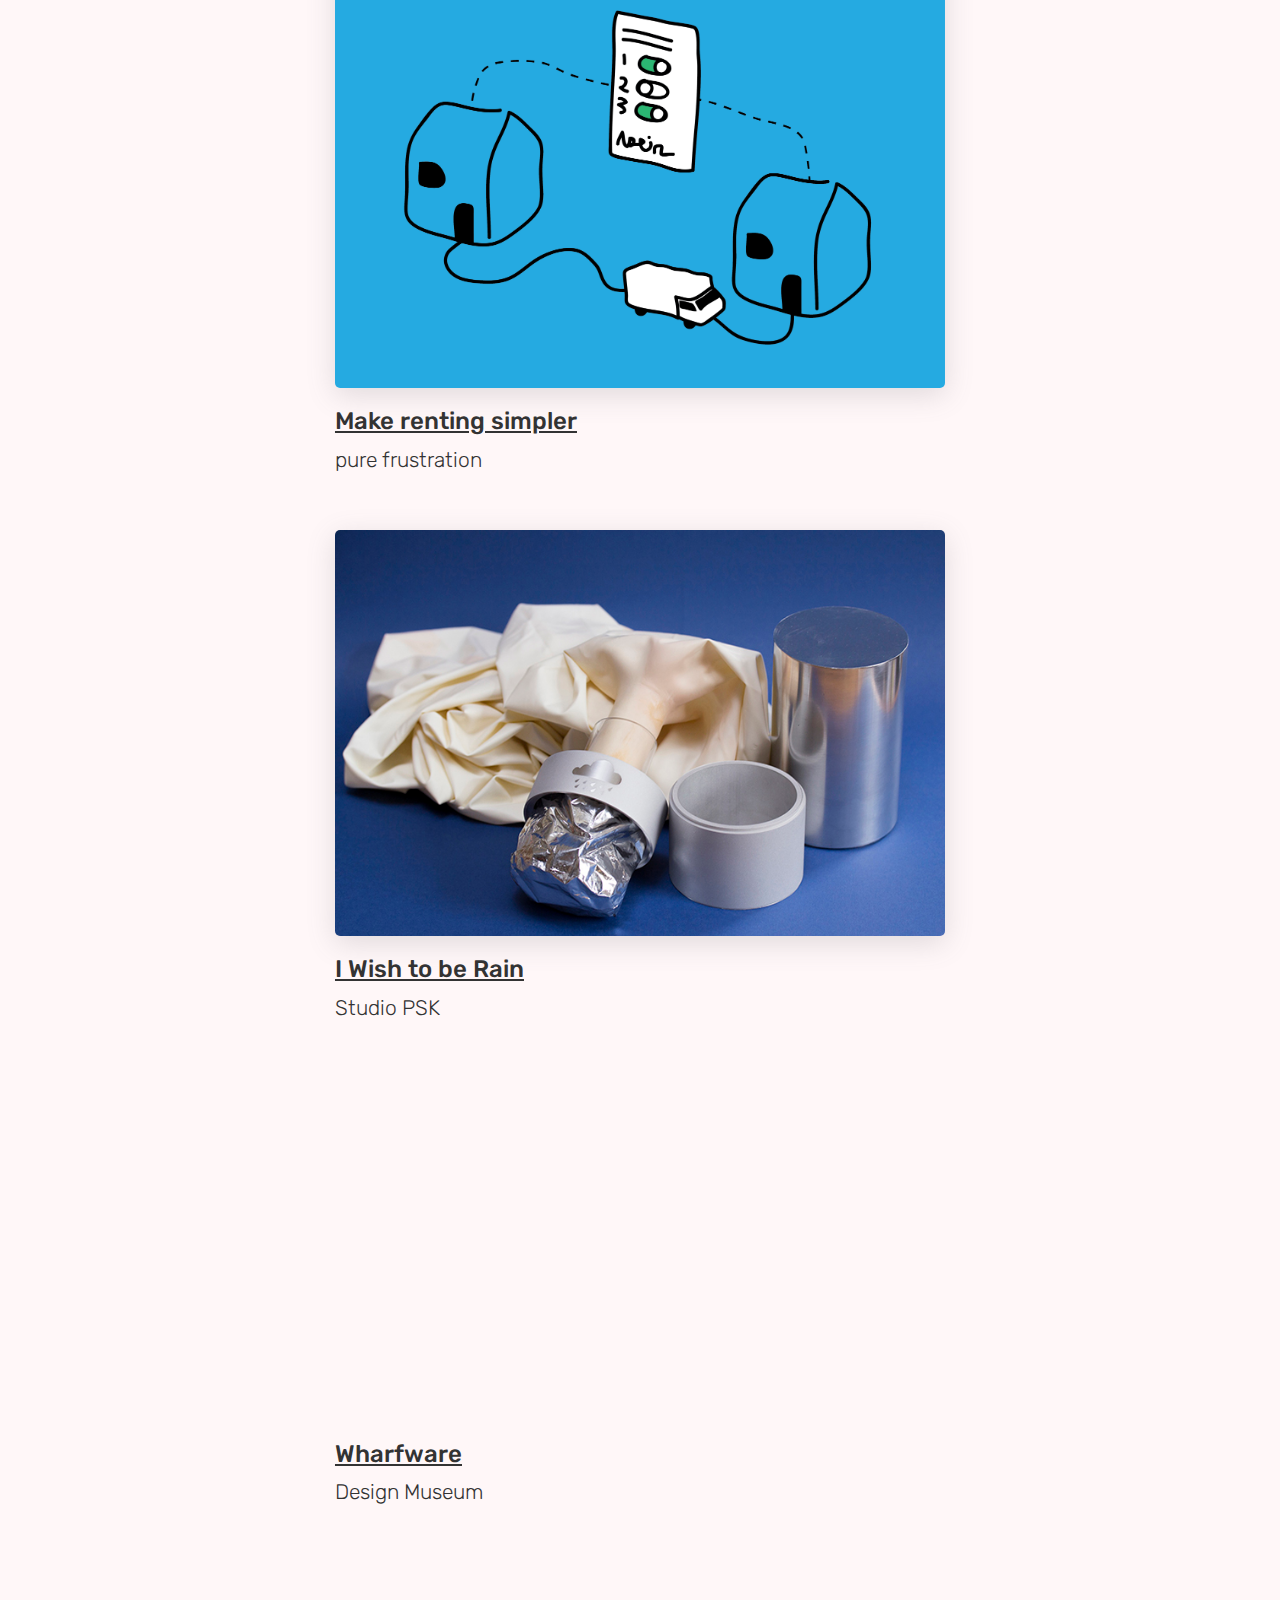
<file: test.html>
<!DOCTYPE html>
<html lang="en">
  <head>
    <meta charset="utf-8">
    <meta http-equiv="X-UA-Compatible" content="IE=edge">
    <meta name="viewport" content="width=device-width, initial-scale=1">
    <!-- The above 3 meta tags *must* come first in the head; any other head content must come *after* these tags -->
    <title>Harry Trimble</title>

    <!-- Bootstrap -->
    <link href="css/bootstrap.min.css" rel="stylesheet">

        <link href="https://fonts.googleapis.com/css?family=Rubik" rel="stylesheet">

		<link href="https://fonts.googleapis.com/css?family=Righteous" rel="stylesheet">

		<link href="https://fonts.googleapis.com/css?family=Rubik:700" rel="stylesheet">

    <!-- HTML5 shim and Respond.js for IE8 support of HTML5 elements and media queries -->
    <!-- WARNING: Respond.js doesn't work if you view the page via file:// -->
    <!--[if lt IE 9]>
      <script src="https://oss.maxcdn.com/html5shiv/3.7.2/html5shiv.min.js"></script>
      <script src="https://oss.maxcdn.com/respond/1.4.2/respond.min.js"></script>
    <![endif]-->


  </head>
  <body>
    
    <div class="jumbotron">
	    <div class="container-fluid">
		    	<div class="row">
					<div class="col-md-1"></div>
					<div class="col-md-8 col-lg-8 col-md-offset-2 col-lg-offset-2">
						<h1 id="title-name">Harry Trimble</a></h1>
						<br><br>
					</div>
		    	</div>
				<div class="row">
					<div class="col-md-1"></div>
					<div class="col-md-6 col -lg-6 col-md-offset-2 col-lg-offset-2">
						<p>I'm a designer who prototypes and builds products and services.</p>

						<p>I work at <a href="https://projectsbyif.com/"><span class="me-on-internet">IF</span></a>, helping invent a positive near future that respects our rights.</p>
						
						<p>Previously I worked on digital public services and open-source projects at <a href="https://gds.blog.gov.uk/about/"><span class="me-on-internet">Government Digital Service</span></a> and the NHS.</p>

						<p>I also volunteer on education stuff like <a href="https://ventura.designmuseum.org/"><span class="me-on-internet">Design Ventura</span></a> and collect <a href="http://govbins.uk/"><span class="me-on-internet">#govbins</span></a>.</p>
					</div>
				</div>

				<div class="row">
					<div class="col-md-1"></div>
					<div class="col-md-6 col -lg-6 col-md-offset-2 col-lg-offset-2">

						<!--
						<br><br>

						<img src="images/open-apis-for-telecoms.jpg" class="img-responsive" alt="Responsive image" width="720px">
						<h3><a href="https://openapis.projectsbyif.com/"><span class="me-on-internet">Open APIs for telecoms</span></a></h3>
						<p>Open Data Institute / IF</p>

						-->

						<br><br>

						<img src="images/data-permissions-catalogue.jpg" class="img-responsive" alt="Responsive image" width="720px">
						<h3><a href="https://catalogue.projectsbyif.com/"><span class="me-on-internet">Data Permissions Catalogue</span></a></h3>
						<p>IF</p>


						<br><br>

						<img src="images/trustanddesign.jpg" class="img-responsive" alt="Responsive image">
						<h3><a href="https://trustanddesign.projectsbyif.com/"><span class="me-on-internet">Trust & Design meetup</span></a></h3>
						<p>IF</p>

						<br><br>

						<img src="images/task-list.jpg" class="img-responsive" alt="Responsive image">
						<h3><a href="https://trustanddesign.projectsbyif.com/"><span class="me-on-internet">Task list page pattern</span></a></h3>
						<p>GOV.UK</p>

						<br><br>

						<img src="images/check-before-you-start.jpg" class="img-responsive" alt="Responsive image">
						<h3><a href="https://www.gov.uk/service-manual/design/check-before-you-start"><span class="me-on-internet">Check before you start pattern</span></a></h3>
						<p>GOV.UK</p>		

						<br><br>

						<img src="images/naming-your-service.jpg" class="img-responsive" alt="Responsive image">
						<h3><a href="https://www.gov.uk/service-manual/design/naming-your-service"><span class="me-on-internet">Naming your service guide</span></a></h3>
						<p>GOV.UK</p>

						<br><br>

						<img src="images/make-renting-simpler.png" class="img-responsive" alt="Responsive image">
						<h3><a href="https://medium.com/@HarryTrimble/make-renting-simpler-ac45fc28de2a"><span class="me-on-internet">Make renting simpler</span></a></h3>
						<p>pure frustration</p>		

						<br><br>

						<img src="images/DfD1.jpg" class="img-responsive" alt="Responsive image">
						<h3><a href="http://www.studiopsk.com/iwishtoberain.html"><span class="me-on-internet">I Wish to be Rain</span></a></h3>
						<p>Studio PSK</p>			

						<br><br>

						<div class="embed-responsive embed-responsive-16by9">
							<iframe src="https://player.vimeo.com/video/49369794" width="640" height="360" frameborder="0" webkitallowfullscreen mozallowfullscreen allowfullscreen></iframe>
						</div>
						<h3><a href="https://www.dezeen.com/2012/11/18/oscar-medley-whitfield-and-harry-trimble-at-designers-in-residence-2012/"><span class="me-on-internet">Wharfware</span></a></h3>
						<p>Design Museum</p>			

						<br><br>


					</div>
				</div>
				
	    </div>
	</div>

	<!--
	<div class="jumbotron">
		<div class="container-fluid">
			<div class="row">
				<div class="col-md-1"></div>
					<div class="col-md-9">
		<p><a href="things"><span class="me-on-internet">Things</span></a> I've worked on</p>
		<p><a href="words"><span class="me-on-internet">Words</span></a> I've written</p>
		<p><a href="books"><span class="me-on-internet">Books</span></a> I like</p>
		<p><a href="podcasts"><span class="me-on-internet">Podcasts</span></a> I listen to</p>
		<p>Other places <a href="https://twitter.com/HarryTrimble" target="_blank"><span class="me-on-internet">Twitter</span></a>, <a href="https://uk.linkedin.com/pub/harry-trimble/38/b3a/b23" target="_blank"><span class="me-on-internet">LinkedIn</span></a>, <a href="https://github.com/HarryTrimble?tab=repositories" target="_blank"><span class="me-on-internet">GitHub</span></a></p>
					</div>
			</div>
		</div>
	</div>

-->

    <!-- jQuery (necessary for Bootstrap's JavaScript plugins) -->
    <script src="https://ajax.googleapis.com/ajax/libs/jquery/1.11.3/jquery.min.js"></script>
    <!-- Include all compiled plugins (below), or include individual files as needed -->
    <script src="js/bootstrap.min.js"></script>
  </body>
</html>
</file>
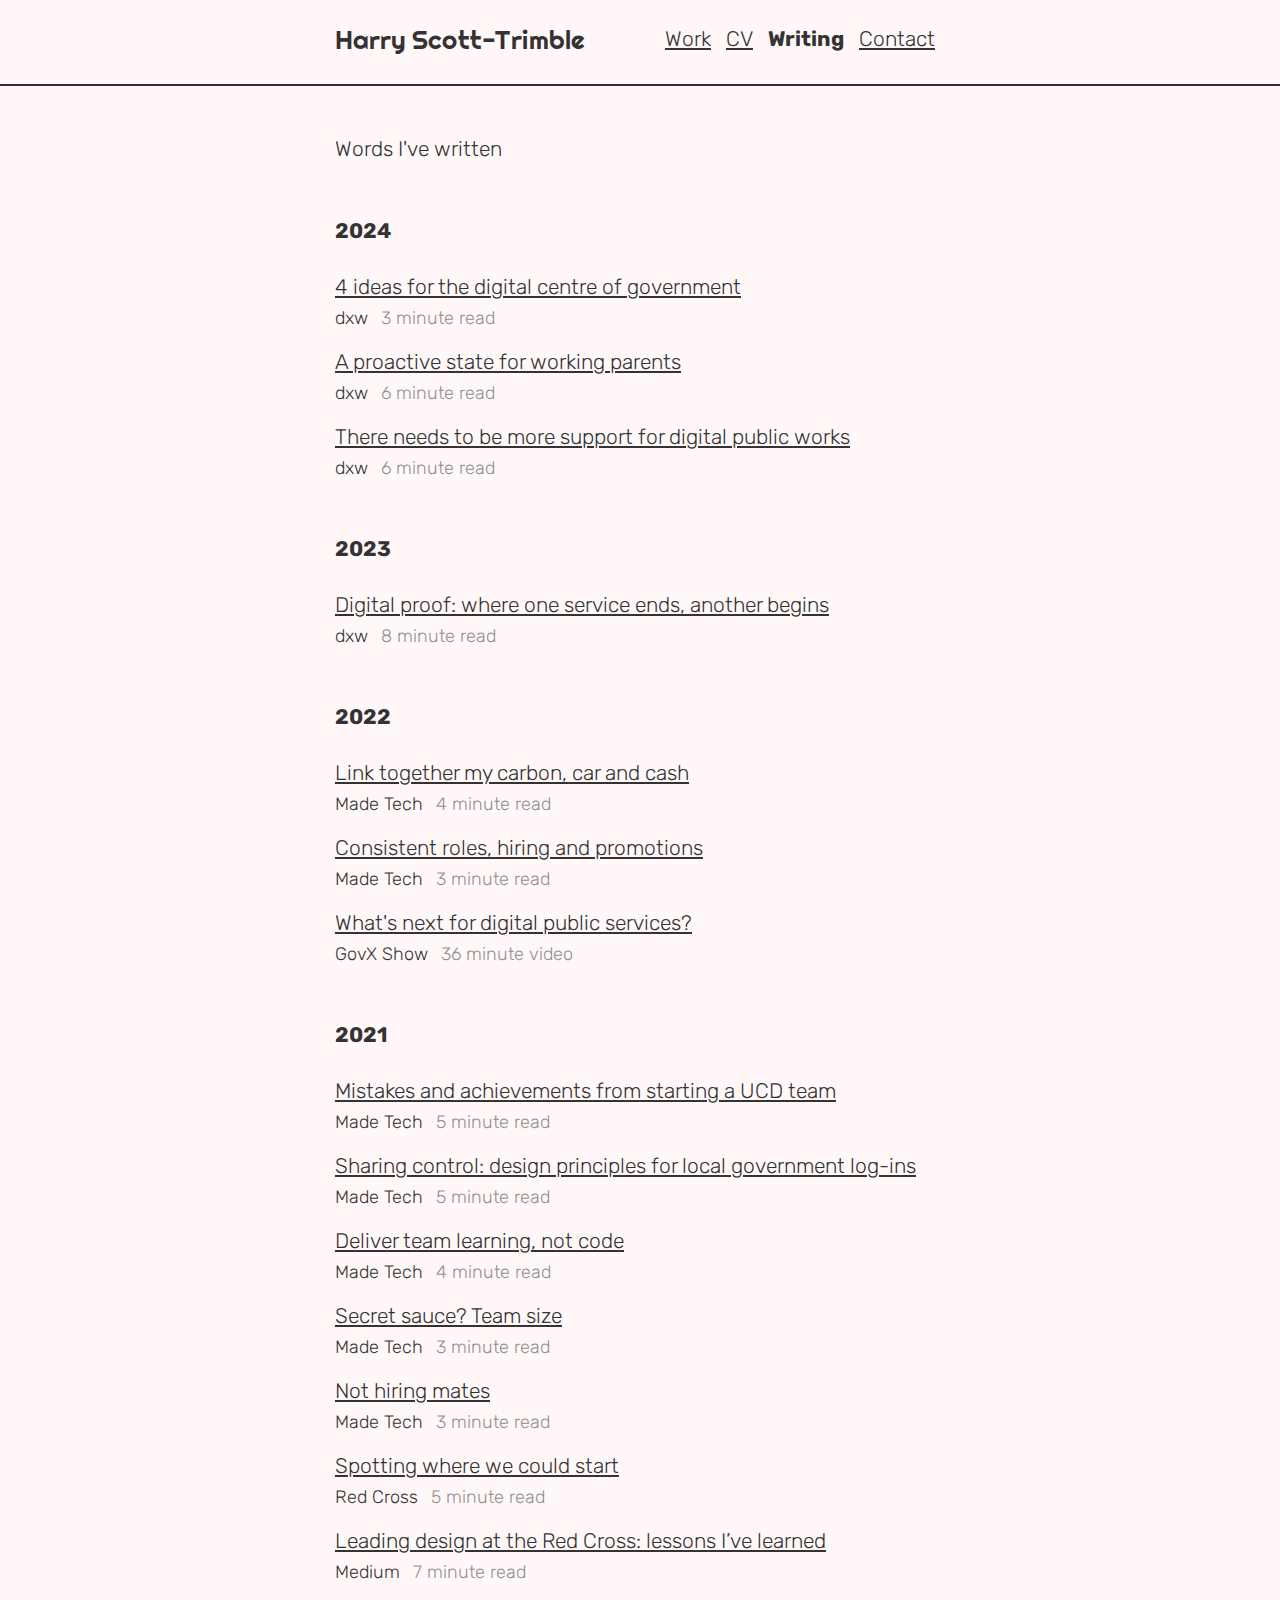
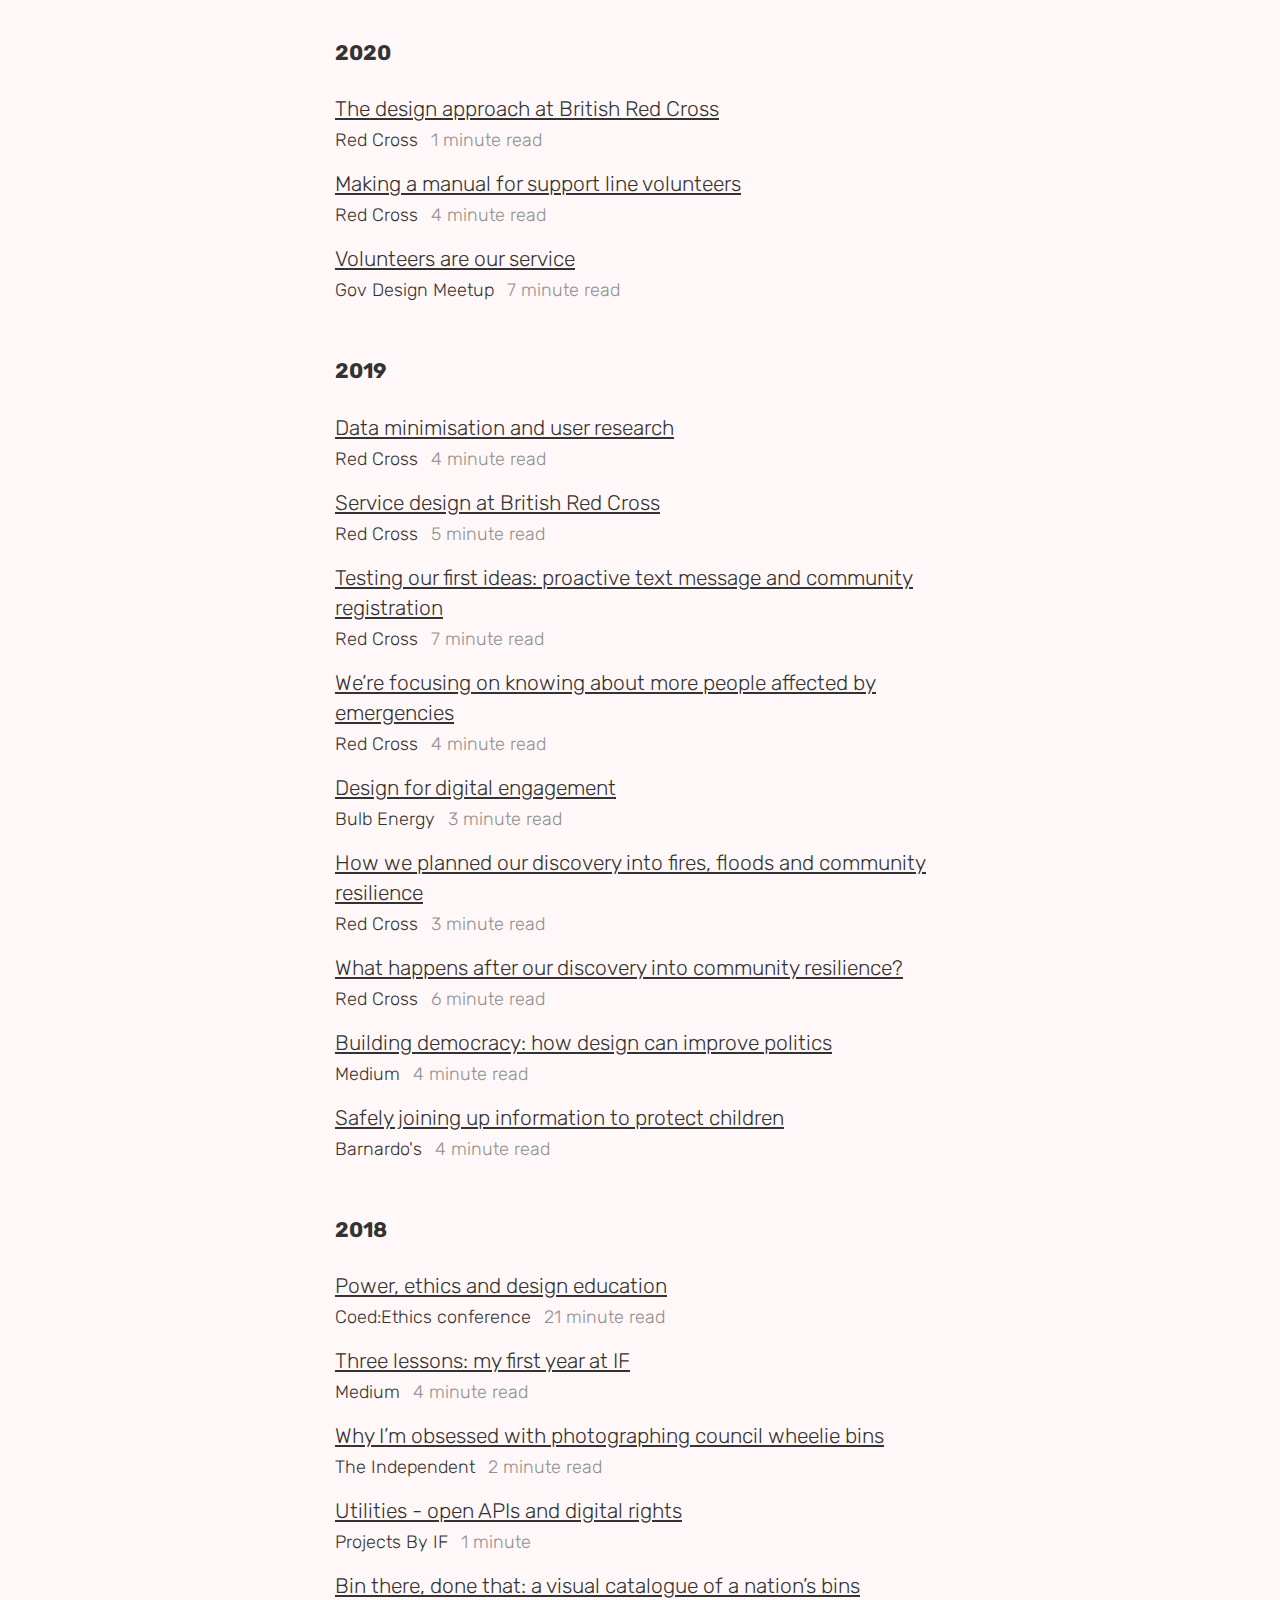
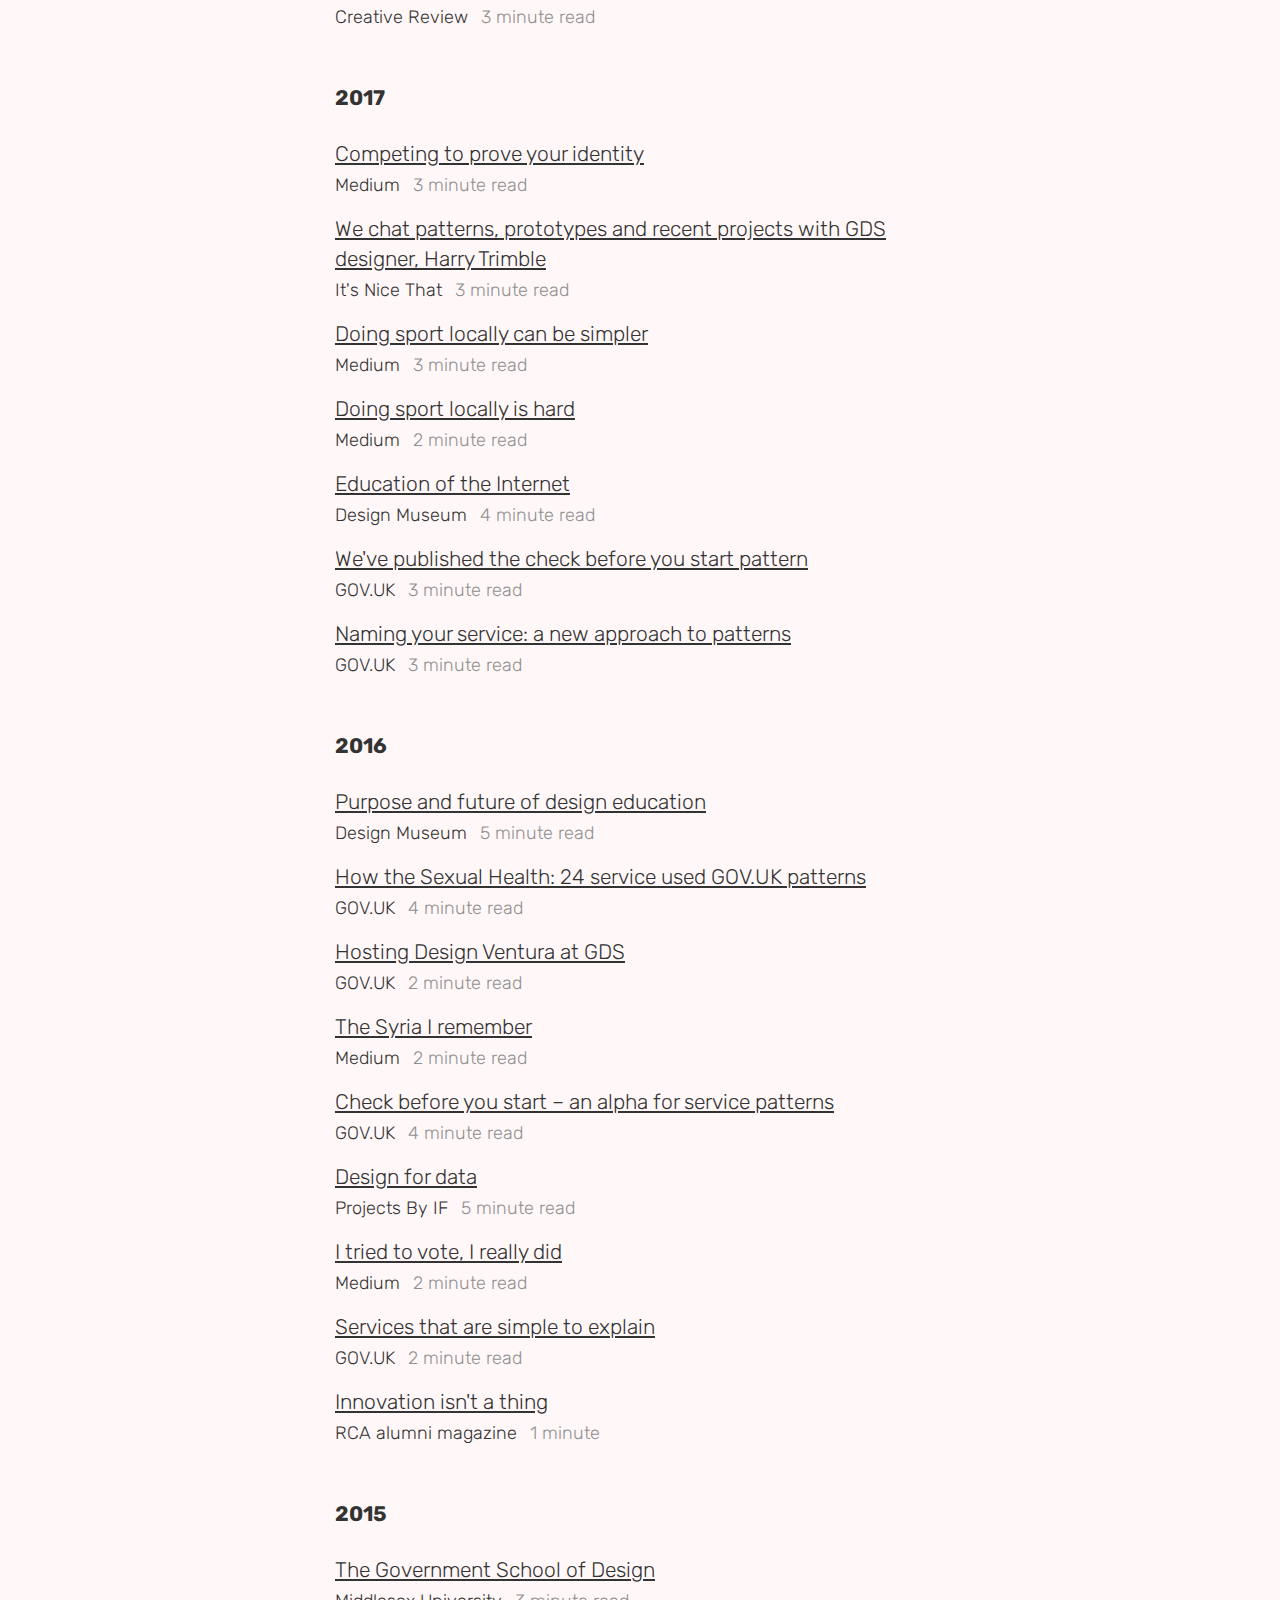
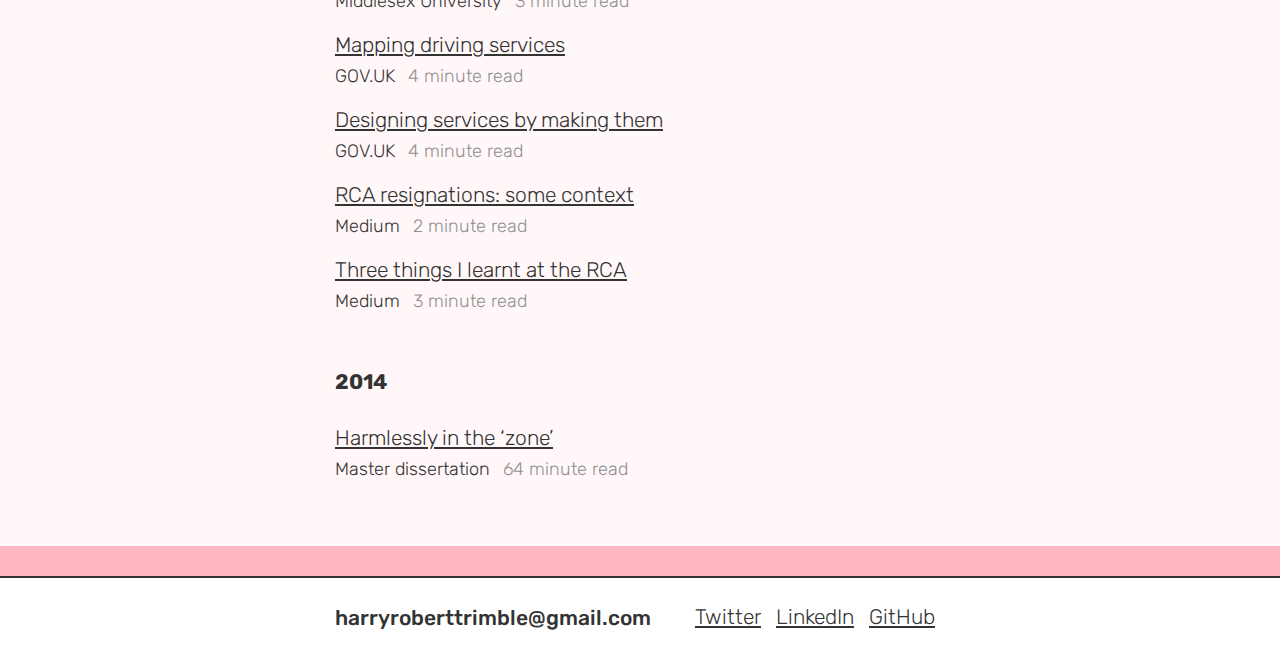
<file: words.html>
<!DOCTYPE html>
<html lang="en">
  <head>
    <meta charset="utf-8">
    <meta http-equiv="X-UA-Compatible" content="IE=edge">
    <meta name="viewport" content="width=device-width, initial-scale=1">
    <!-- The above 3 meta tags *must* come first in the head; any other head content must come *after* these tags -->

	<!-- Primary Meta Tags -->
	<title>Harry Scott-Trimble | Designer</title>
	<meta name="title" content="Harry Scott-Trimble | Designer">
	<meta name="description" content="Doing product strategy, prototyping, creative direction and design team hiring.">

	<!-- Open Graph / Facebook -->
	<meta property="og:type" content="website">
	<meta property="og:url" content="https://www.harrytrimble.co.uk/">
	<meta property="og:title" content="Harry Scott-Trimble | Designer">
	<meta property="og:description" content="Doing product strategy, prototyping, creative direction and design team hiring.">
	<meta property="og:image" content="https://www.harrytrimble.co.uk/images/preview-card.png">

	<!-- Twitter -->
	<meta property="twitter:card" content="summary_large_image">
	<meta property="twitter:url" content="https://www.harrytrimble.co.uk/">
	<meta property="twitter:title" content="Harry Scott-Trimble | Designer">
	<meta property="twitter:description" content="Doing product strategy, prototyping, creative direction and design team hiring.">
	<meta property="twitter:image" content="https://www.harrytrimble.co.uk/images/preview-card.png">

    <!-- Bootstrap -->
    <link href="css/bootstrap.min.css" rel="stylesheet">

        <link href="https://fonts.googleapis.com/css?family=Rubik" rel="stylesheet">

		<link href="https://fonts.googleapis.com/css?family=Righteous" rel="stylesheet">

		<link href="https://fonts.googleapis.com/css?family=Rubik:700" rel="stylesheet">

		<link rel="icon" href="https://www.harrytrimble.co.uk/images/favicon.png">

		<!-- Global site tag (gtag.js) - Google Analytics -->
		<script async src="https://www.googletagmanager.com/gtag/js?id=UA-180120612-1"></script>
		<script>
		  window.dataLayer = window.dataLayer || [];
		  function gtag(){dataLayer.push(arguments);}
		  gtag('js', new Date());

		  gtag('config', 'UA-180120612-1');
		</script>


  </head>
  <body>

    <div class="jumbotron" id="header">
	    <div class="container-fluid">
		    	<div class="row">
					<div class="col-md-1"></div>
					<div class="col-md-6 col-lg-6 col-md-offset-2 col-lg-offset-2">
						<div style="float: left;">
							<h2 id="h1-big">
								<span id="link-to-homepage">
									<a href="/" id="h1-heading">
										Harry Scott-Trimble
									</a>
								</span>
							</h2>
						</div>
						<div class="header-links">
							<p>
								<a style="padding-right: 10px;" href="https://www.harrytrimble.co.uk#work"><span class="me-on-internet">Work</span></a>  
								<a style="padding-right: 10px;" href="https://www.harrytrimble.co.uk/cv"><span class="me-on-internet">CV</span></a> 
								<span style="padding-right: 10px; font-size: 21px; font-weight: bold;">Writing</span>
								<a style="padding-right: 10px;" href="#contact"><span class="me-on-internet">Contact</span></a> 
						</div>
					</div>
		    	</div>				
	    </div>
	</div>
    
    <div class="jumbotron">
	    <div class="container-fluid">
		    	<div class="row">
					<div class="col-md-1"></div>
					<div class="col-md-8 col-lg-8 col-md-offset-2 col-lg-offset-2">
						<p>Words I've written</p>
						<br>
					</div>
		    	</div>
				<div class="row">
					<div class="col-md-1"></div>
					<div class="col-md-6 col -lg-6 col-md-offset-2 col-lg-offset-2">

						<h1 id="h2-heading">2024</a></h1>

						<br>

						<p>
							<a href="https://www.dxw.com/2024/10/4-ideas-for-the-digital-centre-of-government/">
								<span class="me-on-internet">4 ideas for the digital centre of government
								</span>
							</a>
							<br>
							<span class="organisation">dxw</span>
							<span class="read-time">3 minute read</span>
						</p>

						<p>
							<a href="https://www.dxw.com/2024/06/a-proactive-state-for-working-parents/">
								<span class="me-on-internet">A proactive state for working parents
								</span>
							</a>
							<br>
							<span class="organisation">dxw</span>
							<span class="read-time">6 minute read</span>
						</p>

						<p>
							<a href="https://www.dxw.com/2024/01/there-needs-to-be-more-support-for-digital-public-works/">
								<span class="me-on-internet">There needs to be more support for digital public works</span>
							</a>
							<br>
							<span class="organisation">dxw</span>
							<span class="read-time">6 minute read</span>
						</p>

						<br>

						<h1 id="h2-heading">2023</a></h1>

						<br>

						<p>
							<a href="https://www.dxw.com/2023/08/digital-proof/">
								<span class="me-on-internet">Digital proof: where one service ends, another begins
								</span>
							</a>
							<br>
							<span class="organisation">dxw</span>
							<span class="read-time">8 minute read</span>
						</p>

						<br>

						<h1 id="h2-heading">2022</a></h1>

						<br>

						<p>
							<a href="https://designedandmade.substack.com/p/link-together-my-carbon-car-and-cash">
								<span class="me-on-internet">Link together my carbon, car and cash
								</span>
							</a>
							<br>
							<span class="organisation">Made Tech</span>
							<span class="read-time">4 minute read</span>
						</p>

						<p>
							<a href="https://designedandmade.substack.com/p/consistent-roles-hiring-and-promotions">
								<span class="me-on-internet">Consistent roles, hiring and promotions</span>
							</a>
							<br>
							<span class="organisation">Made Tech</span>
							<span class="read-time">3 minute read</span>
						</p>

						<p>
							<a href="https://www.youtube.com/watch?v=b7c6L424BzU">
								<span class="me-on-internet">What's next for digital public services?</span>
							</a>
							<br>
							<span class="organisation">GovX Show</span>
							<span class="read-time">36 minute video</span>
						</p>

						<br>

						<h1 id="h2-heading">2021</a></h1>

						<br>

						<p>
							<a href="https://designedandmade.substack.com/p/mistakes-and-achievements-from-starting">
								<span class="me-on-internet">Mistakes and achievements from starting a UCD team</span>
							</a>
							<br>
							<span class="organisation">Made Tech</span>
							<span class="read-time">5 minute read</span>
						</p>

						<p>
							<a href="https://www.madetech.com/blog/design-principles-local-gov-logins/">
								<span class="me-on-internet">Sharing control: design principles for local government log-ins</span>
							</a>
							<br>
							<span class="organisation">Made Tech</span>
							<span class="read-time">5 minute read</span>
						</p>

						<p>
							<a href="https://designedandmade.substack.com/p/week-23-deliver-team-learning-not">
								<span class="me-on-internet">Deliver team learning, not code</span>
							</a>
							<br>
							<span class="organisation">Made Tech</span>
							<span class="read-time">4 minute read</span>
						</p>

						<p>
							<a href="https://designedandmade.substack.com/p/week-11-secret-sauce-team-size-">
								<span class="me-on-internet">Secret sauce? Team size</span>
							</a>
							<br>
							<span class="organisation">Made Tech</span>
							<span class="read-time">3 minute read</span>
						</p>

						<p>
							<a href="https://designedandmade.substack.com/p/week-9-not-hiring-mates-">
								<span class="me-on-internet">Not hiring mates</span>
							</a>
							<br>
							<span class="organisation">Made Tech</span>
							<span class="read-time">3 minute read</span>
						</p>

						<p>
							<a href="https://medium.com/digital-and-innovation-at-british-red-cross/spotting-where-we-could-start-286fea9330b0">
								<span class="me-on-internet">Spotting where we could start</span>
							</a>
							<br>
							<span class="organisation">Red Cross</span>
							<span class="read-time">5 minute read</span>
						</p>						

						<p>
							<a href="https://harrytrimble.medium.com/leading-design-at-the-red-cross-lessons-ive-learned-91005f27a08f">
								<span class="me-on-internet">Leading design at the Red Cross: lessons I’ve learned</span>
							</a>
							<br>
							<span class="organisation">Medium</span>
							<span class="read-time">7 minute read</span>
						</p>

						<br>

						<h1 id="h2-heading">2020</a></h1>

						<br>

						<p>
							<a href="https://medium.com/digital-and-innovation-at-british-red-cross/the-design-approach-at-british-red-cross-40cbdb57f0a4">
								<span class="me-on-internet">The design approach at British Red Cross</span>
							</a>
							<br>
							<span class="organisation">Red Cross</span>
							<span class="read-time">1 minute read</span>
						</p>

						<p>
							<a href="https://medium.com/digital-and-innovation-at-british-red-cross/making-a-manual-for-support-line-volunteers-3b842341594b"><span class="me-on-internet">Making a manual for support line volunteers</span></a>
							<br>
							<span class="organisation">Red Cross</span>
							<span class="read-time">4 minute read</span>
						</p>

						<p>
							<a href="https://youtu.be/9T0Kv8DUXb0"><span class="me-on-internet">Volunteers are our service</span></a>
							<br>
							<span class="organisation">Gov Design Meetup</span>
							<span class="read-time">7 minute read</span>
						</p>

						<br>
						<h1 id="h2-heading">2019</a></h1>

						<br>

						<p>
							<a href="https://medium.com/digital-and-innovation-at-british-red-cross/data-minimisation-and-user-research-ba3d4a7388c7">
								<span class="me-on-internet">Data minimisation and user research</span>
							</a>
							<br>
							<span class="organisation">Red Cross</span>
							<span class="read-time">4 minute read</span>
						</p>

						<p><a href="https://medium.com/digital-and-innovation-at-british-red-cross/service-design-at-british-red-cross-deb05e68029b"><span class="me-on-internet">Service design at British Red Cross</span></a>
							<br>
							<span class="organisation">Red Cross</span>
							<span class="read-time">5 minute read</span>
						</p>

						<p><a href="https://medium.com/digital-and-innovation-at-british-red-cross/testing-our-first-ideas-proactive-text-message-and-community-registration-ba6538efbda4"><span class="me-on-internet">Testing our first ideas: proactive text message and community registration</span></a>
							<br>
							<span class="organisation">Red Cross</span>
							<span class="read-time">7 minute read</span>
						</p>

						<p><a href="https://medium.com/digital-and-innovation-at-british-red-cross/were-focusing-on-knowing-about-more-people-affected-by-emergencies-26612cb4709e"><span class="me-on-internet">We’re focusing on knowing about more people affected by emergencies</span></a>
							<br>
							<span class="organisation">Red Cross</span>
							<span class="read-time">4 minute read</span>
						</p>

						<p><a href="https://bulb.co.uk/blog/design-for-digital-engagement"><span class="me-on-internet">Design for digital engagement</span></a>
							<br>
							<span class="organisation">Bulb Energy</span>
							<span class="read-time">3 minute read</span>
						</p>

						<p><a href="https://medium.com/digital-and-innovation-at-british-red-cross/how-we-planned-our-discovery-into-fires-floods-and-community-resilience-ddcb06c067e4"><span class="me-on-internet">How we planned our discovery into fires, floods and community resilience</span></a>							
							<br>
							<span class="organisation">Red Cross</span>
							<span class="read-time">3 minute read</span>
						</p>

						<p><a href="https://medium.com/digital-and-innovation-at-british-red-cross/what-happens-after-our-discovery-into-community-resilience-336caaaa70a2"><span class="me-on-internet">What happens after our discovery into community resilience?</span></a>
							<br>
							<span class="organisation">Red Cross</span>
							<span class="read-time">6 minute read</span>
						</p>

						<p><a href="https://medium.com/@HarryTrimble/building-democracy-how-design-can-improve-politics-8bbac889f93"><span class="me-on-internet">Building democracy: how design can improve politics</span></a>
							<br>
							<span class="organisation">Medium</span>
							<span class="read-time">4 minute read</span>
						</p>
					
						<p><a href="https://blog.barnar.do/safely-joining-up-information-to-protect-children-25b7bc4a001"><span class="me-on-internet">Safely joining up information to protect children</span></a>
							<br>
							<span class="organisation">Barnardo's</span>
							<span class="read-time">4 minute read</span>
						</p>


						<br>
						<h1 id="h2-heading">2018</a></h1>

						<br>

						<p><a href="https://www.infoq.com/presentations/ethical-design"><span class="me-on-internet">Power, ethics and design education</span></a>
							<br>
							<span class="organisation">Coed:Ethics conference</span>
							<span class="read-time">21 minute read</span>
						</p>

						<p><a href="https://medium.com/@HarryTrimble/three-lessons-my-first-year-at-if-2a71caa9cd8b"><span class="me-on-internet">Three lessons: my first year at IF</span></a>
							<br>
							<span class="organisation">Medium</span>
							<span class="read-time">4 minute read</span>
						</p>

						<p><a href="https://inews.co.uk/light-relief/offbeat/local-council-wheelie-bins/"><span class="me-on-internet">Why I’m obsessed with photographing council wheelie bins</span></a>							
							<br>
							<span class="organisation">The Independent</span>
							<span class="read-time">2 minute read</span>
						</p>

						<p><a href="https://projectsbyif.com/blog/utilities-open-apis-and-digital-rights"><span class="me-on-internet">Utilities - open APIs and digital rights</span></a>							
							<br>
							<span class="organisation">Projects By IF</span>
							<span class="read-time">1 minute</span>
						</p>

						<p><a href="https://www.creativereview.co.uk/bin-done-visual-catalogue-nations-bins/"><span class="me-on-internet">Bin there, done that: a visual catalogue of a nation’s bins</span></a>							
							<br>
							<span class="organisation">Creative Review</span>
							<span class="read-time">3 minute read</span>
						</p>
						
					</div>
				</div>

				<div class="row">
					<div class="col-md-1"></div>
					<div class="col-md-6 col -lg-6 col-md-offset-2 col-lg-offset-2">

						<br>
						<h1 id="h2-heading">2017</a></h1>

						<br>

						<p><a href="https://medium.com/@HarryTrimble/competing-to-prove-your-identity-e1a6f998c28e"><span class="me-on-internet">Competing to prove your identity</span></a>
							<br>
							<span class="organisation">Medium</span>
							<span class="read-time">3 minute read</span>
						</p>

						<p><a href="https://www.creativelivesinprogress.com/article/harry-trimble"><span class="me-on-internet">We chat patterns, prototypes and recent projects with GDS designer, Harry Trimble</span></a>
							<br>
							<span class="organisation">It's Nice That</span>
							<span class="read-time">3 minute read</span>
						</p>

						<p><a href="https://medium.com/@HarryTrimble/doing-sport-locally-can-be-simpler-ea7799e1c6a3"><span class="me-on-internet">Doing sport locally can be simpler</span></a>
							<br>
							<span class="organisation">Medium</span>
							<span class="read-time">3 minute read</span>
						</p>

						<p><a href="https://medium.com/@HarryTrimble/doing-sport-locally-is-hard-145ebc594558"><span class="me-on-internet">Doing sport locally is hard</span></a>
							<br>
							<span class="organisation">Medium</span>
							<span class="read-time">2 minute read</span>
						</p>

						<p><a href="https://medium.com/@HarryTrimble/design-ventura-summit-241ec7cf5c93"><span class="me-on-internet">Education of the Internet</span></a>
							<br>
							<span class="organisation">Design Museum</span>
							<span class="read-time">4 minute read</span>
						</p>

						<p><a href="https://designnotes.blog.gov.uk/2017/03/30/weve-published-the-check-before-you-start-pattern/"><span class="me-on-internet">We've published the check before you start pattern</span></a>
							<br>
							<span class="organisation">GOV.UK</span>
							<span class="read-time">3 minute read</span>
						</p>

						<p><a href="https://designnotes.blog.gov.uk/2017/03/27/naming-your-service-a-new-approach-to-patterns/"><span class="me-on-internet">Naming your service: a new approach to patterns</span></a>							
							<br>
							<span class="organisation">GOV.UK</span>
							<span class="read-time">3 minute read</span>
						</p>
						
					</div>
				</div>

				<div class="row">
					<div class="col-md-1"></div>
					<div class="col-md-6 col -lg-6 col-md-offset-2 col-lg-offset-2">

						<br>
						<h1 id="h2-heading">2016</a></h1>

						<br>

						<p><a href="https://medium.com/@HarryTrimble/purpose-and-future-of-design-education-b9f8a542408b#.zez5cnw1u"><span class="me-on-internet">Purpose and future of design education</span></a>
							<br>
							<span class="organisation">Design Museum</span>
							<span class="read-time">5 minute read</span>
						</p>

						<p><a href="https://gds.blog.gov.uk/2016/10/14/how-the-sexual-health-24-service-used-gov-uk-patterns/"><span class="me-on-internet">How the Sexual Health: 24 service used GOV.UK patterns</span></a>							
							<br>
							<span class="organisation">GOV.UK</span>
							<span class="read-time">4 minute read</span>
						</p>

						<p><a href="https://designnotes.blog.gov.uk/2016/09/07/hosting-design-ventura-at-gds/"><span class="me-on-internet">Hosting Design Ventura at GDS</span></a>
							<br>
							<span class="organisation">GOV.UK</span>
							<span class="read-time">2 minute read</span>
						</p>

						<p><a href="https://medium.com/@HarryTrimble/the-syria-i-remember-9e52cb594554#.h5dllvz7d"><span class="me-on-internet">The Syria I remember</span></a>
							<br>
							<span class="organisation">Medium</span>
							<span class="read-time">2 minute read</span>
						</p>

						<p><a href="https://designnotes.blog.gov.uk/2016/07/11/check-before-you-start/"><span class="me-on-internet">Check before you start – an alpha for service patterns</span></a>		<br>
							<span class="organisation">GOV.UK</span>
							<span class="read-time">4 minute read</span>
						</p>

						<p><a href="https://medium.com/writing-by-if/design-for-data-8a4eabee16e4#.hg0x27hlg"><span class="me-on-internet">Design for data</span></a>
							<br>
							<span class="organisation">Projects By IF</span>
							<span class="read-time">5 minute read</span>
						</p>

						<p><a href="https://medium.com/@HarryTrimble/i-tried-to-vote-i-really-did-15bcafa9f440#.5n5sldhjt"><span class="me-on-internet">I tried to vote, I really did</span></a>
							<br>
							<span class="organisation">Medium</span>
							<span class="read-time">2 minute read</span>
						</p>

						<p><a href="https://designnotes.blog.gov.uk/2016/05/03/services-simple-to-explain/"><span class="me-on-internet">Services that are simple to explain</span></a>
							<br>
							<span class="organisation">GOV.UK</span>
							<span class="read-time">2 minute read</span>
						</p>

						<p><a href="https://medium.com/@HarryTrimble/innovation-isn-t-a-thing-35c740135240#.cac1mk3yj"><span class="me-on-internet">Innovation isn't a thing</span></a>
							<br>
							<span class="organisation">RCA alumni magazine</span>
							<span class="read-time">1 minute</span>
						</p>

					</div>
				</div>

				<div class="row">
					<div class="col-md-1"></div>
					<div class="col-md-6 col -lg-6 col-md-offset-2 col-lg-offset-2">

						<br>
						<h1 id="h2-heading">2015</a></h1>

						<br>

						<p><a href="https://designnotes.blog.gov.uk/2016/01/12/the-government-school-of-design/"><span class="me-on-internet">The Government School of Design</span></a>
							<br>
							<span class="organisation">Middlesex University</span>
							<span class="read-time">3 minute read</span>
						</p>

						<p><a href="https://governmentasaplatform.blog.gov.uk/2016/01/07/mapping-driving-services/"><span class="me-on-internet">Mapping driving services</span></a>
							<br>
							<span class="organisation">GOV.UK</span>
							<span class="read-time">4 minute read</span>
						</p>

						<p><a href="https://designnotes.blog.gov.uk/2015/10/20/designing-services-by-making-them-2/"><span class="me-on-internet">Designing services by making them</span></a>
							<br>
							<span class="organisation">GOV.UK</span>
							<span class="read-time">4 minute read</span>
						</p>

						<p><a href="https://medium.com/@HarryTrimble/rca-resignations-some-context-4d6acfbd57a8#.jhpdevt3k"><span class="me-on-internet">RCA resignations: some context</span></a>
							<br>
							<span class="organisation">Medium</span>
							<span class="read-time">2 minute read</span>
						</p>

						<p><a href="https://medium.com/@HarryTrimble/three-things-i-learnt-at-the-rca-91e2b286643a#.m09retb7l"><span class="me-on-internet">Three things I learnt at the RCA</span></a>
							<br>
							<span class="organisation">Medium</span>
							<span class="read-time">3 minute read</span>
						</p>
						
					</div>
				</div>

				<div class="row">
					<div class="col-md-1"></div>
					<div class="col-md-6 col -lg-6 col-md-offset-2 col-lg-offset-2">

						<br>
						<h1 id="h2-heading">2014</a></h1>

						<br>

						<p><a href="images/dissertation.pdf"><span class="me-on-internet">Harmlessly in the ‘zone’</span></a>
							<br>
							<span class="organisation">Master dissertation</span>
							<span class="read-time">64 minute read</span>
						</p>
						
					</div>
				</div>
	    </div>
	</div>

    <div class="jumbotron" id="contact">
	    <div class="container-fluid">
		    	<div class="row">
					<div class="col-md-1"></div>
					<div class="col-md-6 col-lg-6 col-md-offset-2 col-lg-offset-2">
						<div style="float: left;">
								<h2 id="email-address">
										<a href="mailto:harryroberttrimble@gmail.com">
											harryroberttrimble@gmail.com
										</a>
								</h2>
						</div>
						<div class="header-links">
							<p>
								<a style="padding-right: 10px;" href="https://twitter.com/HarryTrimble"><span class="me-on-internet">Twitter</span></a> 
								<a style="padding-right: 10px;" href="https://www.linkedin.com/in/harry-scott-trimble-b23b3a38/"><span class="me-on-internet">LinkedIn</span></a> 
								<a style="padding-right: 10px;" href="https://github.com/HarryTrimble"><span class="me-on-internet">GitHub</span></a> 
						</div>
					</div>
		    	</div>				
	    </div>
	</div>

	<!--
	<div class="jumbotron">
		<div class="container-fluid">
			<div class="row">
				<div class="col-md-1"></div>
					<div class="col-md-9">
		<p><a href="things"><span class="me-on-internet">Things</span></a> I've worked on</p>
		<p><a href="words"><span class="me-on-internet">Words</span></a> I've written</p>
		<p><a href="books"><span class="me-on-internet">Books</span></a> I like</p>
		<p><a href="podcasts"><span class="me-on-internet">Podcasts</span></a> I listen to</p>
		<p>Other places <a href="https://twitter.com/HarryTrimble" target="_blank"><span class="me-on-internet">Twitter</span></a>, <a href="https://uk.linkedin.com/pub/harry-trimble/38/b3a/b23" target="_blank"><span class="me-on-internet">LinkedIn</span></a>, <a href="https://github.com/HarryTrimble?tab=repositories" target="_blank"><span class="me-on-internet">GitHub</span></a></p>
					</div>
			</div>
		</div>
	</div>

-->

    <!-- jQuery (necessary for Bootstrap's JavaScript plugins) -->
    <script src="https://ajax.googleapis.com/ajax/libs/jquery/1.11.3/jquery.min.js"></script>
    <!-- Include all compiled plugins (below), or include individual files as needed -->
    <script src="js/bootstrap.min.js"></script>
  </body>
</html>
</file>
